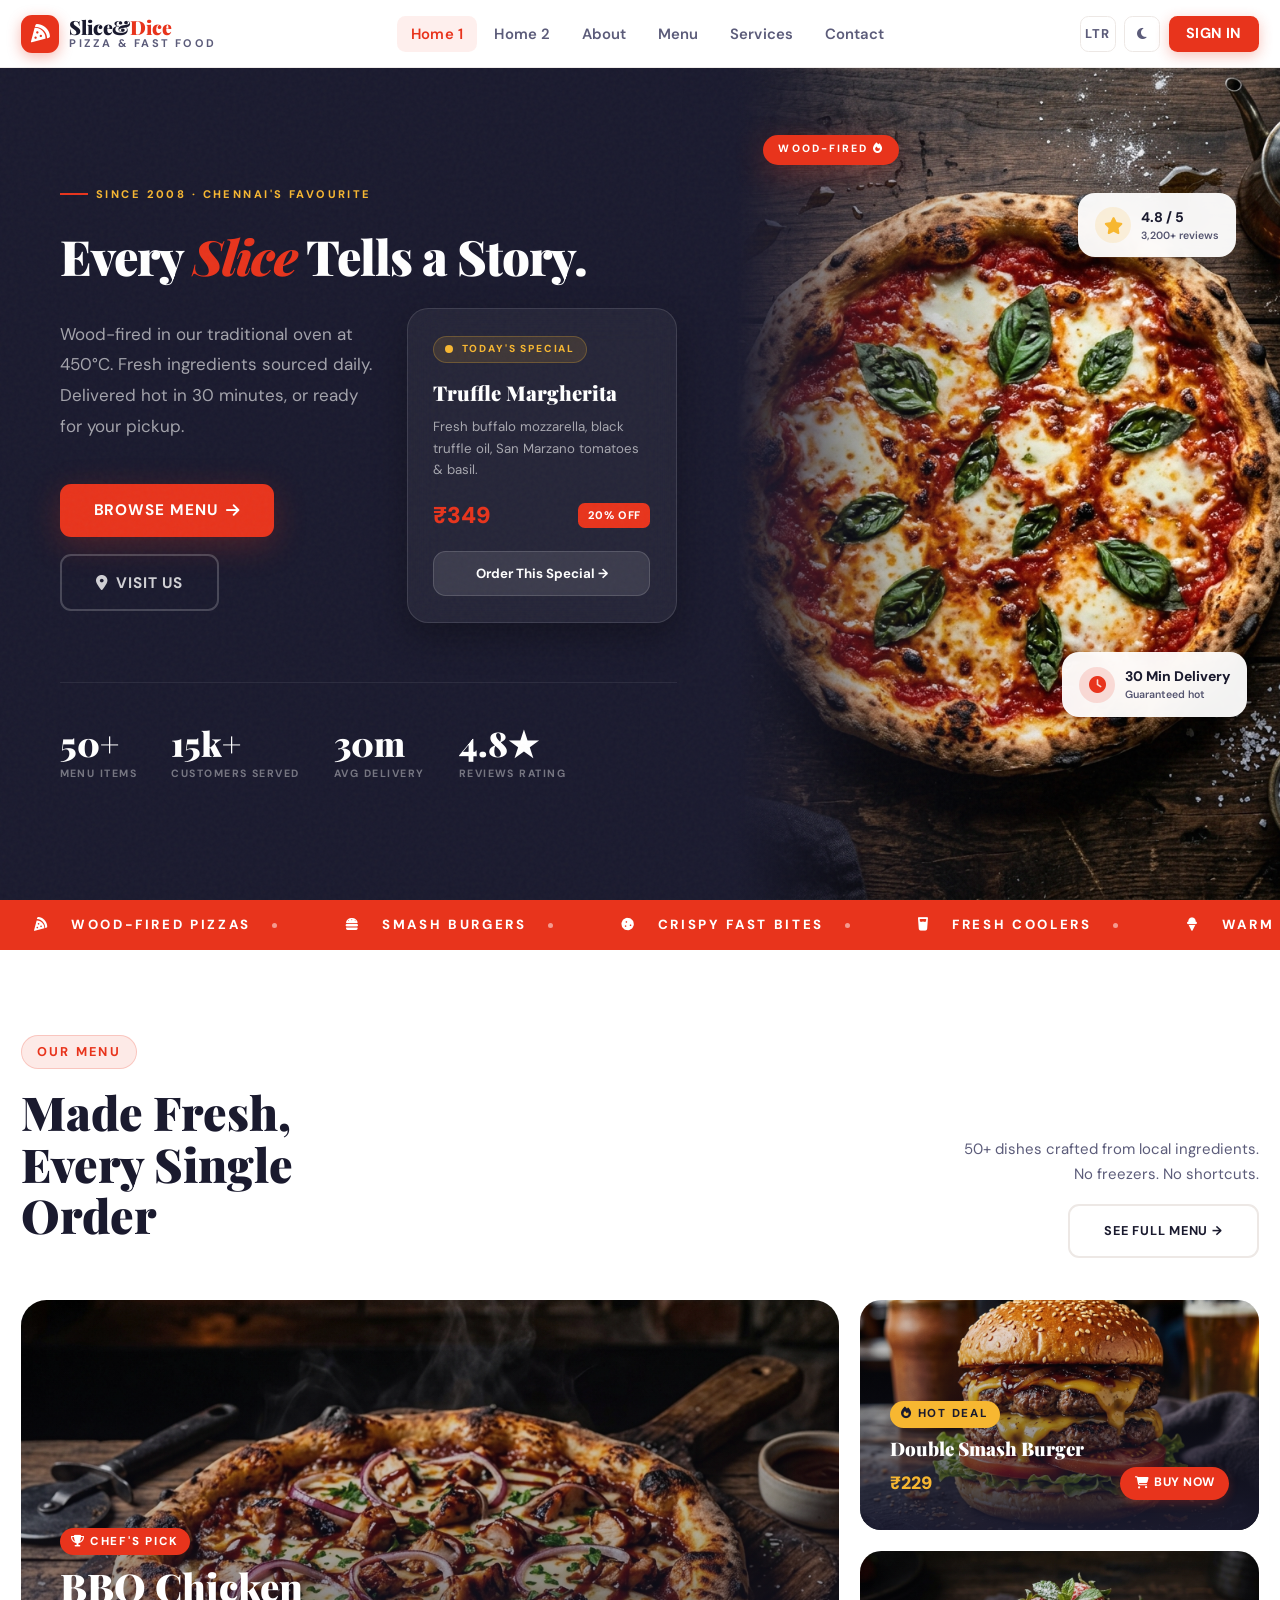
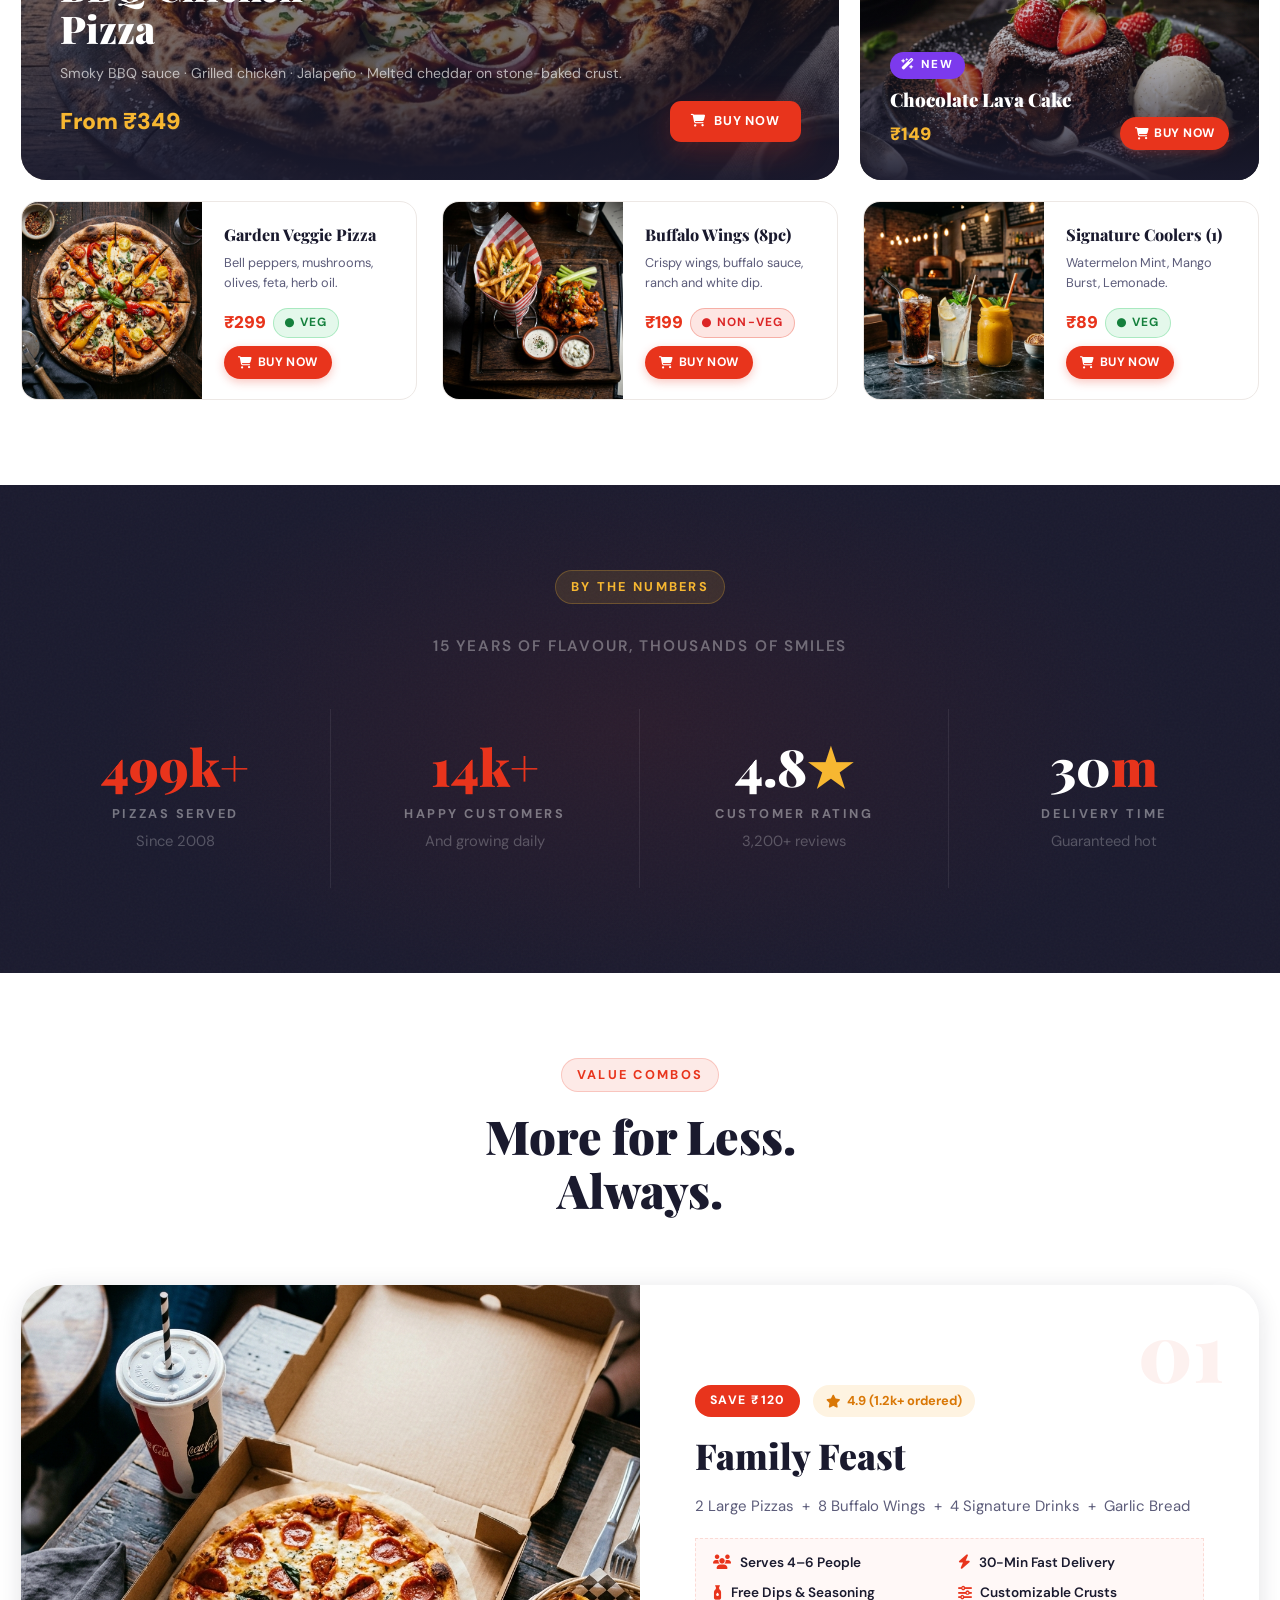
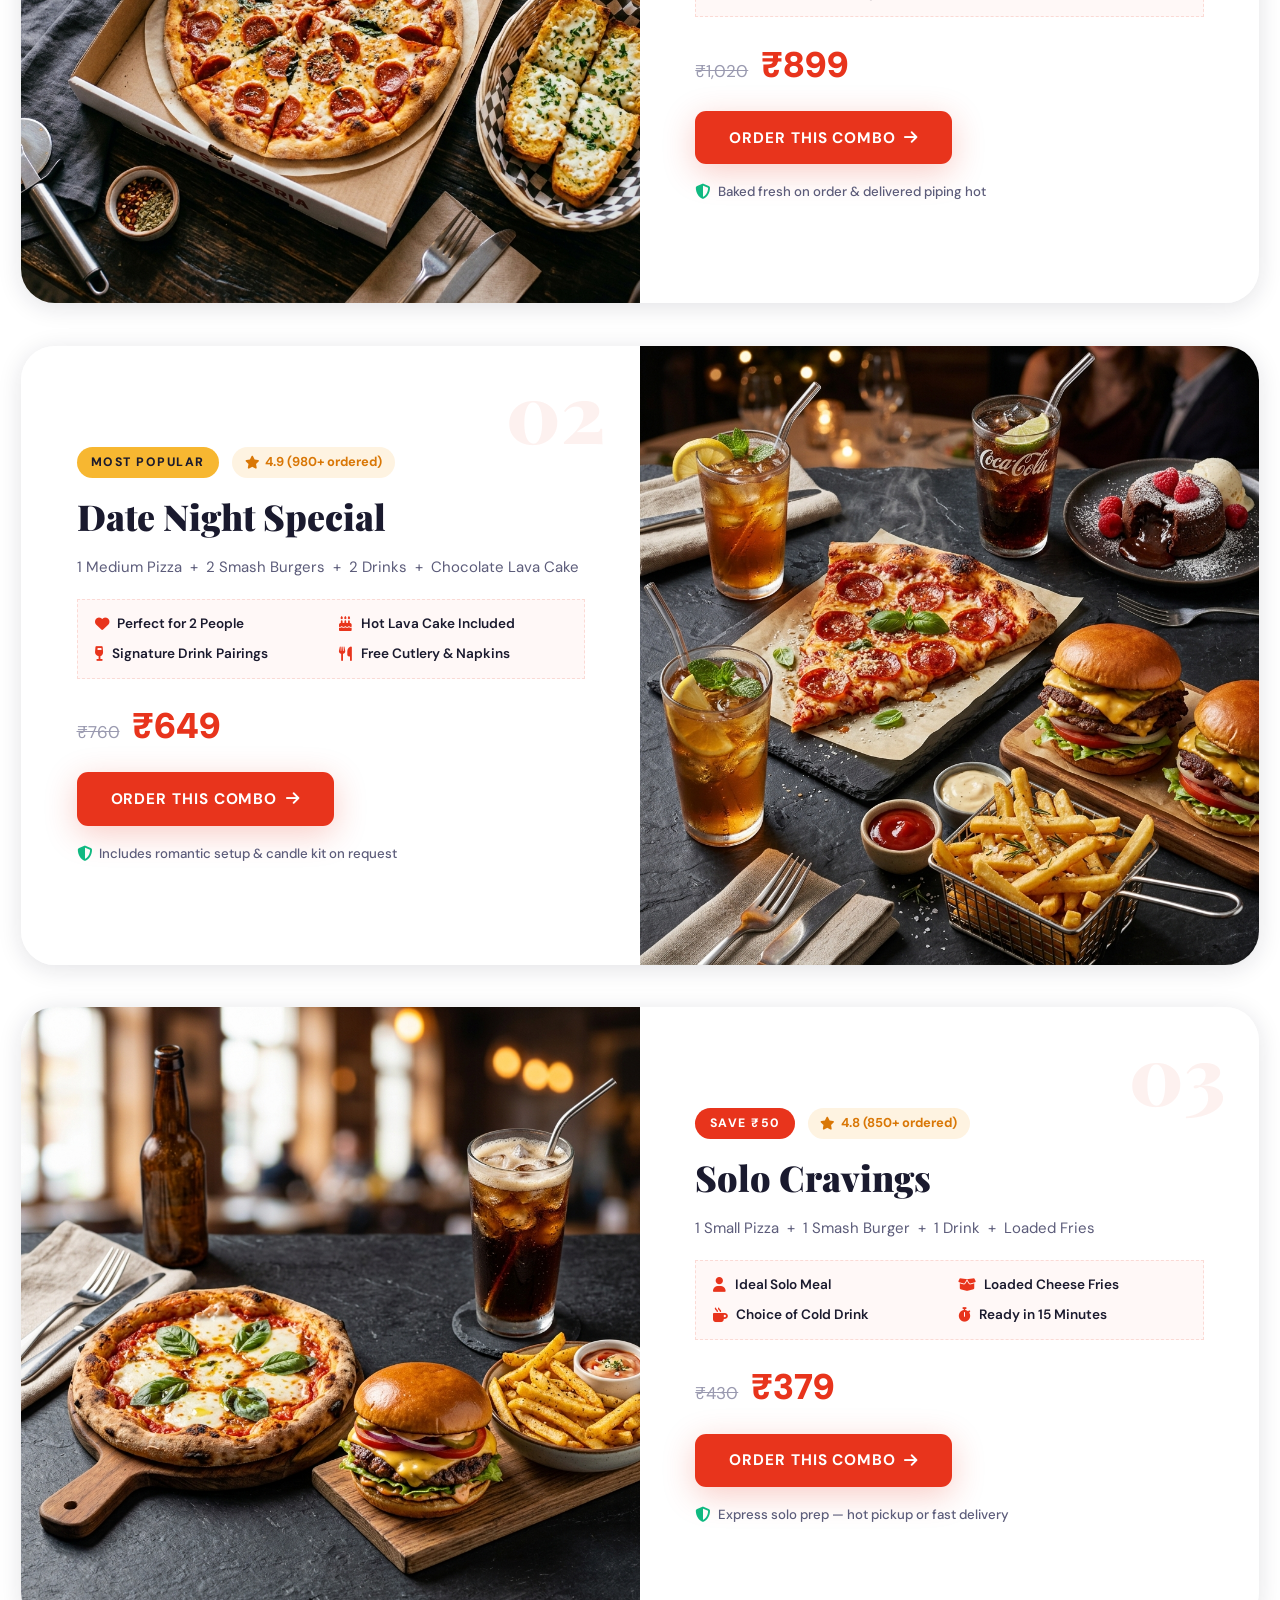
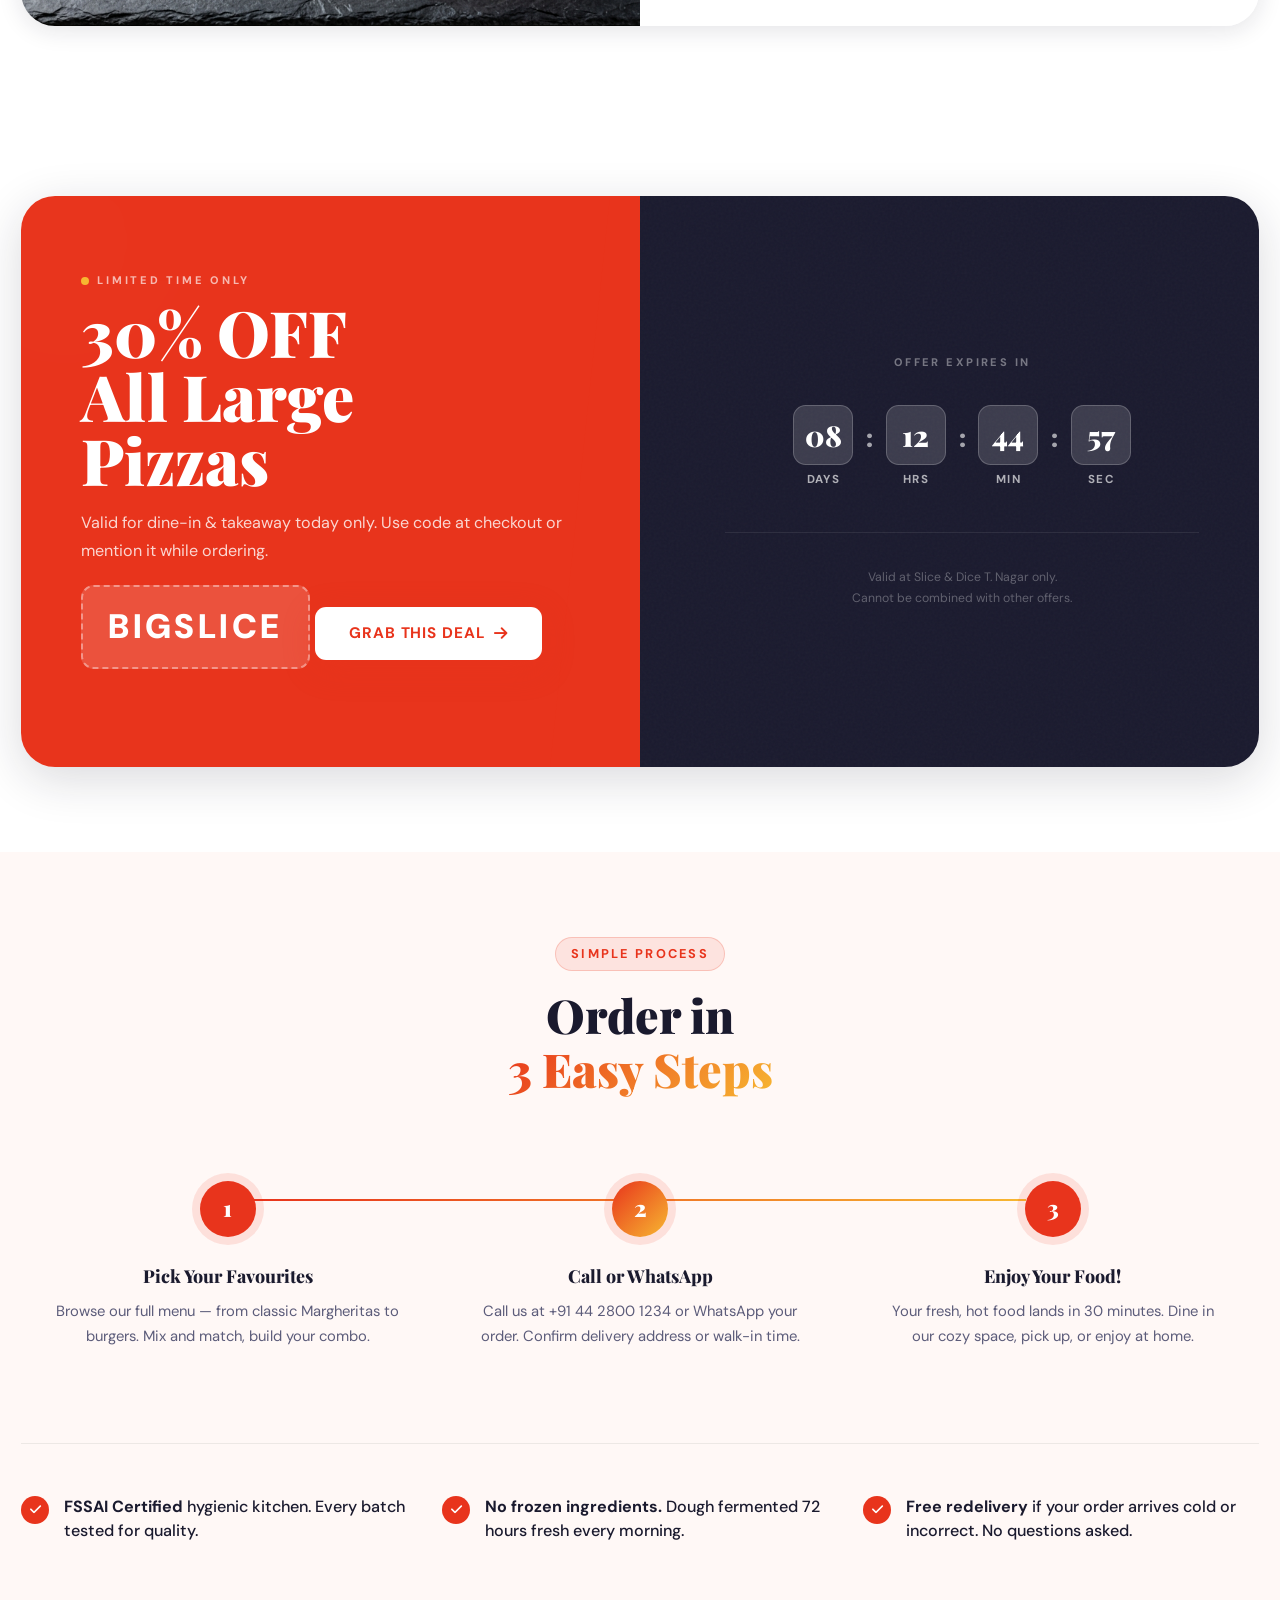
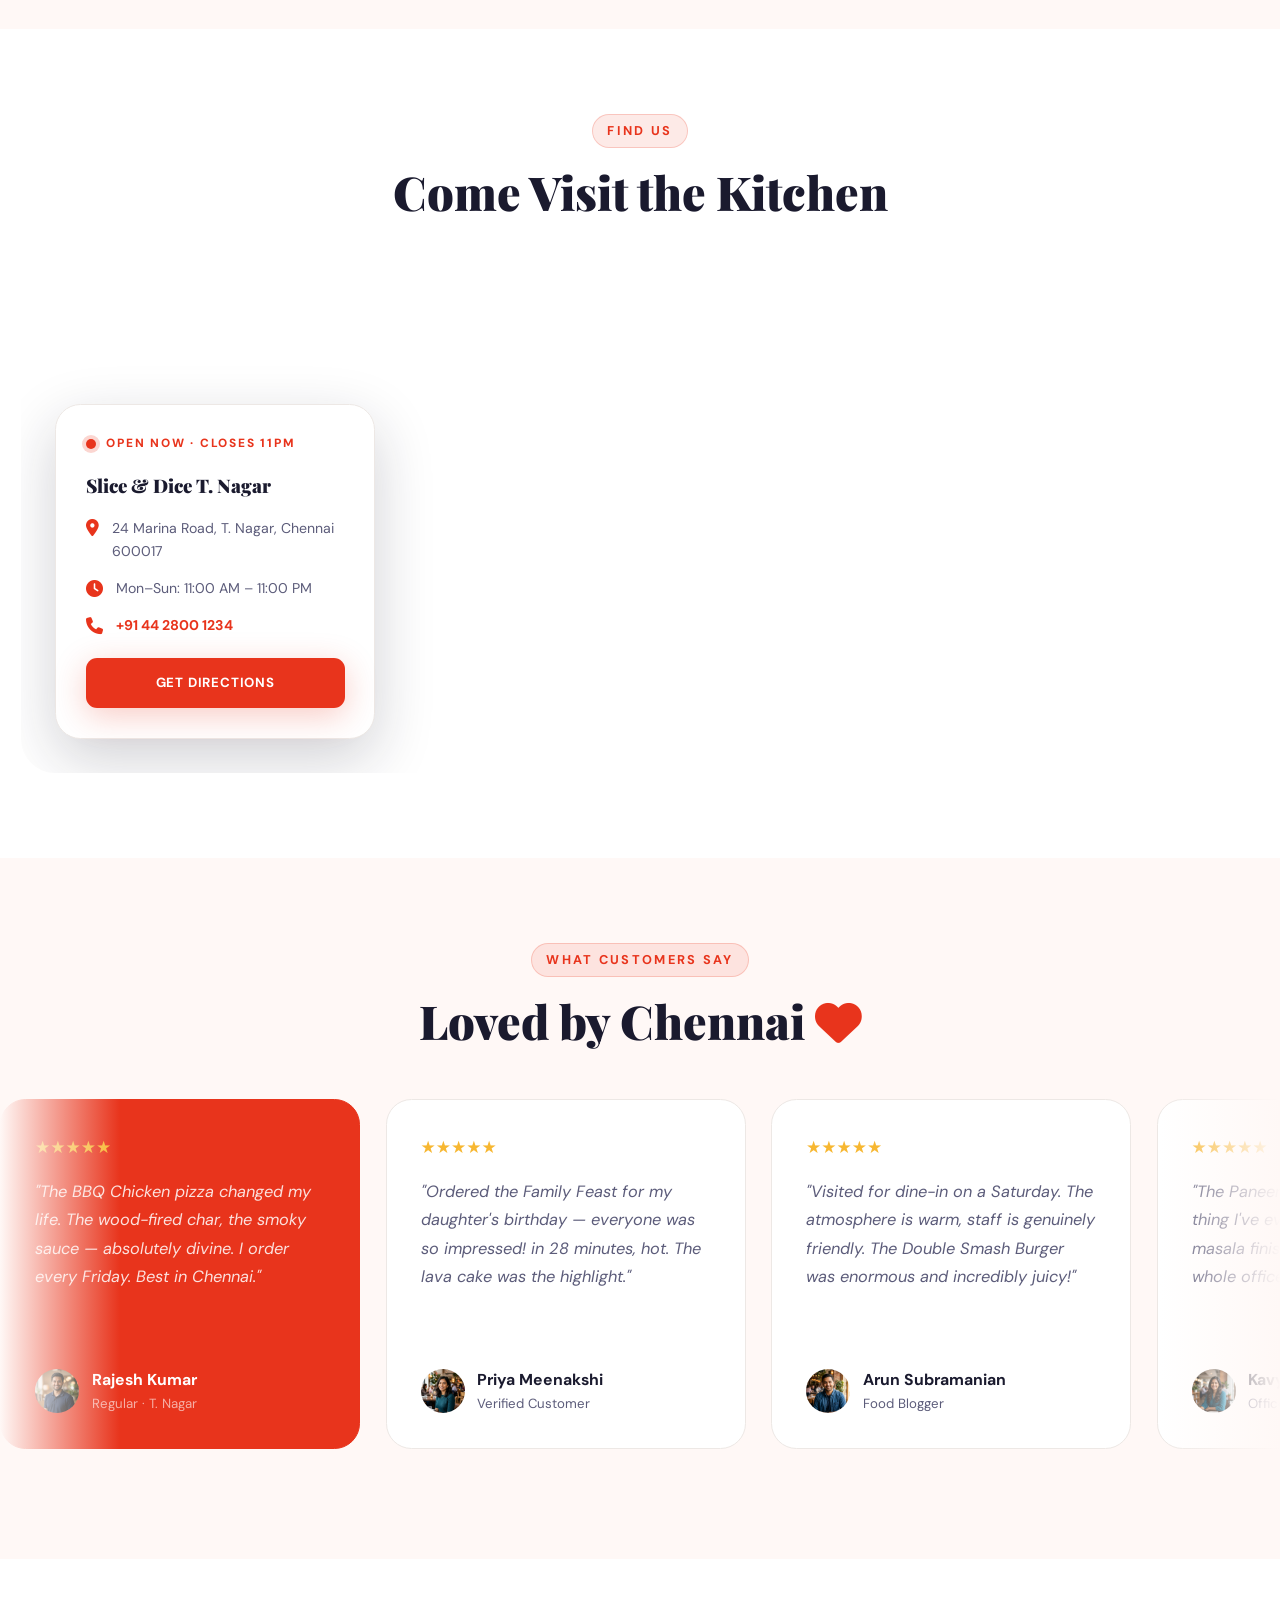
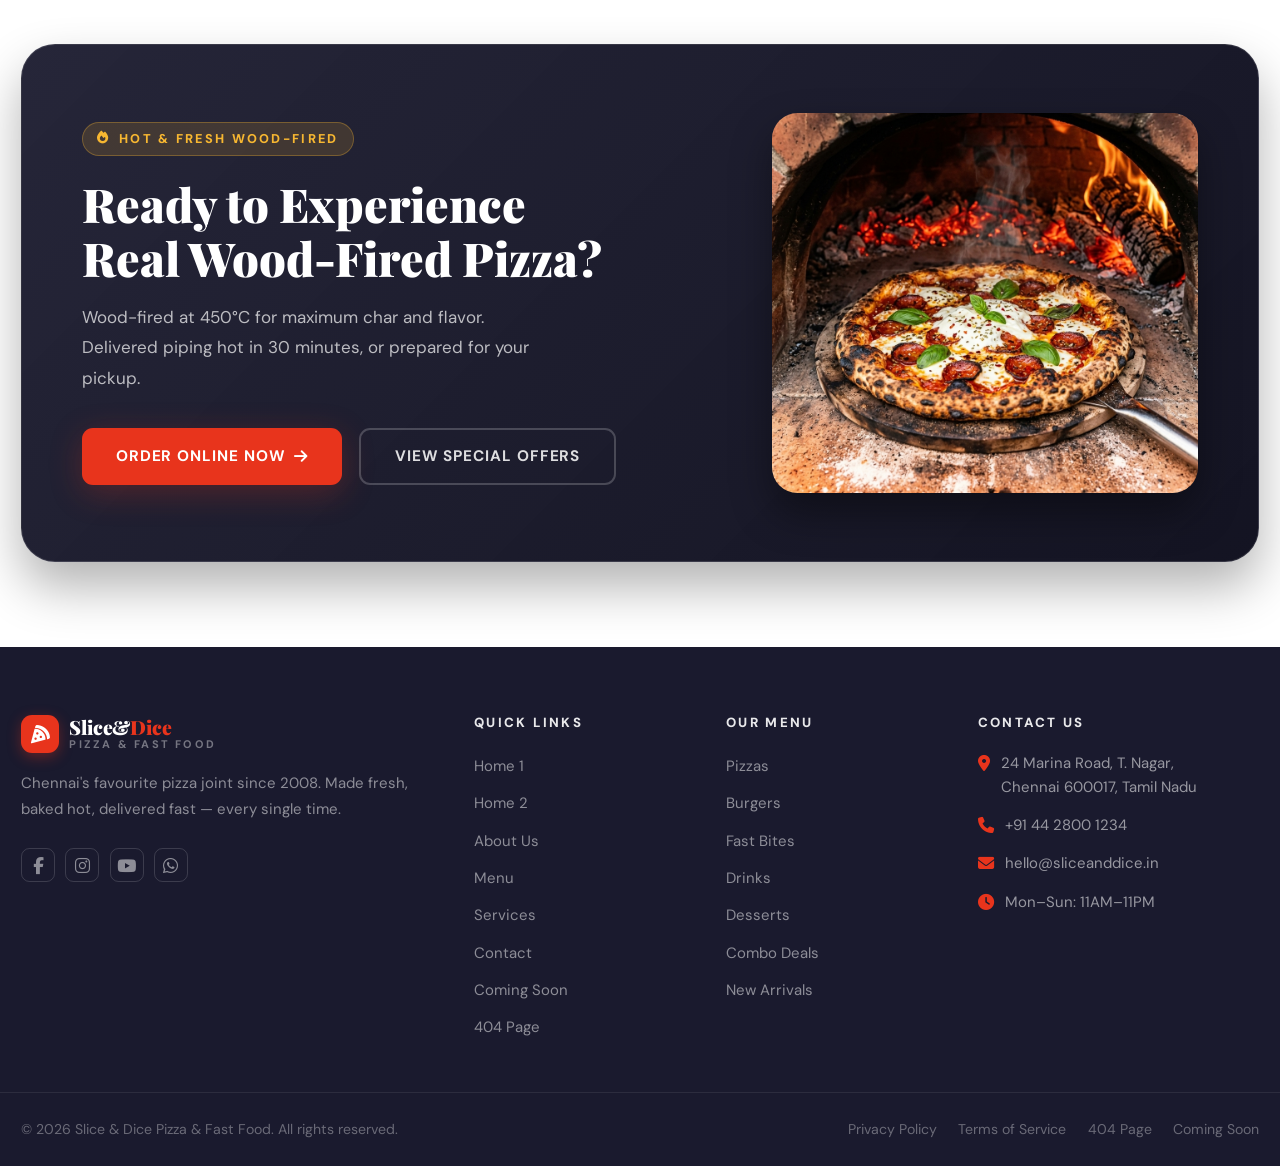
<file: index.html>
<!DOCTYPE html>
<html lang="en" id="root-html">
<head>
  <meta charset="UTF-8">
  <meta name="viewport" content="width=device-width, initial-scale=1.0">
  <meta name="description" content="Slice & Dice — Chennai's favourite local pizza and fast food restaurant. Wood-fired pizzas, juicy burgers, fast delivery. Dine-in, takeaway or delivered.">
  <title>Slice & Dice | Local Pizza & Fast Food — Home</title>
  <link rel="icon" type="image/svg+xml" href="favicon.svg">
  <link rel="stylesheet" href="https://cdnjs.cloudflare.com/ajax/libs/font-awesome/6.5.1/css/all.min.css">
  <link rel="preconnect" href="https://fonts.googleapis.com">
  <link href="https://fonts.googleapis.com/css2?family=Playfair+Display:ital,wght@0,400;0,600;0,700;0,800;0,900;1,700;1,900&family=DM+Sans:wght@300;400;500;600;700;800&display=swap" rel="stylesheet">
  <link rel="stylesheet" href="style.css">
  <style>
    /* ── PAGE-SPECIFIC HERO ── */
    .home1-hero {
      min-height: 100svh;
      display: grid;
      grid-template-columns: 1.15fr 0.85fr;
      position: relative;
      overflow: hidden;
      padding-top: 68px;
    }
    .home1-hero-left {
      background: var(--secondary);
      display: flex; flex-direction: column; justify-content: center;
      padding: 5rem 3.5rem 5rem 3.5rem;
      position: relative; overflow: hidden;
      z-index: 2;
      box-sizing: border-box;
      width: 100%;
    }
    .home1-hero-left::after {
      content: '';
      position: absolute; top: 0; right: -80px; bottom: 0;
      width: 160px;
      background: var(--secondary);
      transform: skewX(-4deg);
      z-index: 3;
    }
    .home1-hero-right {
      position: relative; overflow: hidden;
    }
    .home1-hero-right img {
      width: 100%; height: 100%; object-fit: cover;
      display: block;
    }
    .home1-hero-right-overlay {
      position: absolute; inset: 0;
      background: linear-gradient(to right, var(--secondary) 0%, rgba(26,26,46,0.3) 25%, transparent 60%);
    }
    .home1-hero-tag {
      display: inline-flex; align-items: center; gap: 0.5rem;
      font-size: 0.65rem; font-weight: 800; letter-spacing: 0.22em; text-transform: uppercase;
      color: var(--accent); margin-bottom: 1.5rem;
    }
    .home1-hero-tag::before {
      content: '';
      width: 28px; height: 2px; background: var(--primary); display: block;
    }
    .home1-hero-h1 {
      font-family: 'Playfair Display', serif;
      font-size: clamp(2.2rem, 3.8vw, 3.5rem);
      font-weight: 900; color: #fff; line-height: 1.1;
      letter-spacing: -0.02em;
      white-space: normal;
      word-break: break-word;
      margin-bottom: 1.5rem;
      position: relative; z-index: 4;
    }
    .home1-hero-h1 em { font-style: italic; color: var(--primary); }
    .home1-hero-sub {
      font-size: 1rem; color: rgba(255,255,255,0.6); line-height: 1.8;
      margin-bottom: 2.5rem; max-width: 480px;
      position: relative; z-index: 4;
    }
    .home1-hero-btns {
      display: flex; gap: 1rem; flex-wrap: wrap;
      position: relative; z-index: 4;
    }
    .home1-hero-stats {
      display: flex; gap: 2rem;
      margin-top: 3.5rem; padding-top: 2.5rem;
      border-top: 1px solid rgba(255,255,255,0.08);
      position: relative; z-index: 4;
      width: 100%;
      box-sizing: border-box;
    }
    .hero-stat-num {
      font-family: 'Playfair Display', serif;
      font-size: 2rem; font-weight: 900; color: #fff; display: block; line-height: 1;
    }
    .hero-stat-lbl {
      font-size: 0.62rem; font-weight: 700; letter-spacing: 0.14em;
      text-transform: uppercase; color: rgba(255,255,255,0.4); margin-top: 0.35rem;
    }
    /* Hero split grid & Promo Card */
    .hero-split-grid {
      display: grid;
      grid-template-columns: 1fr 270px;
      gap: 2rem;
      align-items: center;
      position: relative;
      z-index: 4;
      width: 100%;
      box-sizing: border-box;
    }
    @media (max-width: 1200px) {
      .hero-split-grid { grid-template-columns: 1fr; }
    }
    .hero-promo-card {
      background: rgba(255, 255, 255, 0.05);
      border: 1px solid rgba(255, 255, 255, 0.12);
      backdrop-filter: blur(16px);
      -webkit-backdrop-filter: blur(16px);
      border-radius: 1.25rem;
      padding: 1.5rem;
      box-shadow: 0 15px 35px rgba(0, 0, 0, 0.3);
      position: relative;
      z-index: 4;
      transition: transform 0.3s ease, border-color 0.3s ease;
      width: 100%;
      box-sizing: border-box;
    }
    .hero-promo-card:hover {
      transform: translateY(-4px);
      border-color: rgba(232, 52, 28, 0.4);
    }
    .hero-promo-badge {
      display: inline-flex; align-items: center; gap: 0.5rem;
      font-size: 0.6rem; font-weight: 800; letter-spacing: 0.18em; text-transform: uppercase;
      color: var(--accent); background: rgba(247, 183, 49, 0.12); border: 1px solid rgba(247, 183, 49, 0.25);
      padding: 0.25rem 0.65rem; border-radius: 99px; margin-bottom: 0.85rem;
    }
    .hero-promo-title {
      font-family: 'Playfair Display', serif;
      font-size: 1.2rem; font-weight: 900; color: #fff; margin-bottom: 0.4rem;
    }
    .hero-promo-desc {
      font-size: 0.78rem; color: rgba(255, 255, 255, 0.6); line-height: 1.6; margin-bottom: 1rem;
    }
    .hero-promo-price-row {
      display: flex; align-items: center; justify-content: space-between; margin-bottom: 1rem;
    }
    .hero-promo-price {
      font-size: 1.35rem; font-weight: 900; color: var(--primary); font-family: 'DM Sans', sans-serif;
    }
    .hero-promo-tag {
      font-size: 0.65rem; font-weight: 800; color: #fff; background: var(--primary);
      padding: 0.2rem 0.55rem; border-radius: 0.4rem; letter-spacing: 0.05em;
    }
    .hero-promo-btn {
      display: flex; align-items: center; justify-content: center; width: 100%;
      background: rgba(255, 255, 255, 0.1); color: #fff; font-size: 0.78rem; font-weight: 700;
      padding: 0.65rem 1rem; border-radius: 0.75rem; text-decoration: none; border: 1px solid rgba(255, 255, 255, 0.15);
      transition: background 0.2s, border-color 0.2s;
    }
    .hero-promo-btn:hover {
      background: var(--primary); border-color: var(--primary); color: #fff;
    }
    /* Floating chips on hero */
    .hero-chip {
      position: absolute; z-index: 10;
      background: rgba(255,255,255,0.95);
      border-radius: 1rem; padding: 0.75rem 1rem;
      display: flex; align-items: center; gap: 0.6rem;
      box-shadow: 0 10px 30px rgba(0,0,0,0.25);
      backdrop-filter: blur(12px);
      -webkit-backdrop-filter: blur(12px);
      animation: chip-float 4s ease-in-out infinite;
    }
    .hero-chip-title {
      font-weight: 800; font-size: 0.82rem; color: #1A1A2E;
    }
    .hero-chip-sub {
      font-size: 0.62rem; color: #555570; font-weight: 600;
    }
    .dark .hero-chip {
      background: rgba(26,26,46,0.92);
      border: 1px solid rgba(255,255,255,0.15);
    }
    .dark .hero-chip .hero-chip-title {
      color: #FFFFFF !important;
    }
    .dark .hero-chip .hero-chip-sub {
      color: rgba(255,255,255,0.75) !important;
    }
    @keyframes chip-float {
      0%, 100% { transform: translateY(0); }
      50% { transform: translateY(-8px); }
    }

    /* ── SECTION: FAQs ── */
    .faq-numbered .accordion-item {
      border-radius: 0; border: none;
      border-bottom: 1px solid var(--border-lt);
      background: transparent;
    }
    .dark .faq-numbered .accordion-item { border-color: var(--border-dk); }
    .faq-numbered .accordion-btn {
      padding: 1.5rem 0; font-size: 1rem; font-weight: 700;
    }

    /* Lock root overflow-x to prevent any right blank strip on mobile */
    html, body {
      overflow-x: hidden !important;
      max-width: 100vw !important;
    }

    /* Consolidated Responsive Hero Media Queries */
    @media (max-width: 992px) {
      .home1-hero {
        grid-template-columns: 1fr !important;
        min-height: auto !important;
        overflow: hidden !important;
        width: 100% !important;
        max-width: 100vw !important;
      }
      .home1-hero-left {
        padding: 3rem 1.25rem 2.5rem 1.25rem !important;
        width: 100% !important;
        max-width: 100% !important;
        box-sizing: border-box !important;
        overflow: hidden !important;
      }
      .home1-hero-left::after {
        display: none !important;
        content: none !important;
      }
      .home1-hero-h1 {
        font-size: clamp(1.8rem, 6vw, 2.5rem) !important;
        white-space: normal !important;
        word-break: break-word !important;
      }
      .home1-hero-sub { max-width: 100% !important; }
      .hero-split-grid { width: 100% !important; grid-template-columns: 1fr !important; gap: 1.5rem !important; }
      .hero-promo-card { width: 100% !important; box-sizing: border-box !important; }
      .home1-hero-right { height: 280px !important; width: 100% !important; overflow: hidden !important; }
      .home1-hero-stats {
        display: grid !important;
        grid-template-columns: repeat(2, 1fr) !important;
        gap: 1.5rem 1rem !important;
        margin-top: 2.25rem !important;
        padding-top: 1.75rem !important;
        text-align: center !important;
      }
    }
    @media (max-width: 768px) {
      .home1-hero-stats {
        grid-template-columns: 1fr 1fr !important;
        gap: 1.5rem 1rem !important;
        margin-top: 2.25rem !important;
        padding-top: 1.75rem !important;
        text-align: center !important;
      }
      .hero-stat-box {
        align-items: center !important;
      }
      .hero-stat-box::after {
        display: none !important;
      }
      .hero-stat-num {
        font-size: 1.85rem !important;
      }
    }
    @media (max-width: 480px) {
      .home1-hero-left { padding: 2rem 1.25rem 1.75rem 1.25rem !important; }
      .home1-hero-right { height: 220px !important; }
    }
  </style>
</head>
<body>
<div id="main-nav"></div>

<!-- ══════════════════════════════════════════════════════════
     ① HERO — ASYMMETRIC SPLIT (Dark left / Image right)
══════════════════════════════════════════════════════════ -->
<section class="home1-hero" id="hero">
  <div class="noise-overlay" style="z-index:5;"></div>

  <!-- Left column: big text & promo card -->
  <div class="home1-hero-left">
    <div class="home1-hero-tag animate-fade-in">Since 2008 · Chennai's Favourite</div>
    <h1 class="home1-hero-h1 animate-fade-in" style="animation-delay:0.1s;">
      Every <em>Slice</em> Tells a Story.
    </h1>

    <div class="hero-split-grid">
      <div>
        <p class="home1-hero-sub animate-fade-in" style="animation-delay:0.2s;">
          Wood-fired in our traditional oven at 450°C. Fresh ingredients sourced daily. Delivered hot in 30 minutes, or ready for your pickup.
        </p>
        <div class="home1-hero-btns animate-fade-in" style="animation-delay:0.3s;">
          <a href="menu.html" class="btn-primary" id="hero-menu-btn">
            Browse Menu
            <i class="fa-solid fa-arrow-right"></i>
          </a>
          <a href="contact.html" class="btn-secondary" id="hero-location-btn" style="color:rgba(255,255,255,0.8);border-color:rgba(255,255,255,0.2);">
            <i class="fa-solid fa-location-dot"></i>
            Visit Us
          </a>
        </div>
      </div>

      <!-- Right side promo card filling the empty hero space -->
      <div class="hero-promo-card animate-fade-in" style="animation-delay:0.35s;">
        <div class="hero-promo-badge">
          <span class="pulse-dot"></span> Today's Special
        </div>
        <div class="hero-promo-title">Truffle Margherita</div>
        <p class="hero-promo-desc">Fresh buffalo mozzarella, black truffle oil, San Marzano tomatoes &amp; basil.</p>
        <div class="hero-promo-price-row">
          <span class="hero-promo-price">₹349</span>
          <span class="hero-promo-tag">20% OFF</span>
        </div>
        <a href="menu.html" class="hero-promo-btn">
          Order This Special →
        </a>
      </div>
    </div>
    <div class="home1-hero-stats animate-fade-in" style="animation-delay:0.4s;">
      <div class="hero-stat-box">
        <span class="hero-stat-num" data-count="50" data-suffix="+">50+</span>
        <div class="hero-stat-lbl">Menu Items</div>
      </div>
      <div class="hero-stat-box">
        <span class="hero-stat-num" data-count="15" data-suffix="k+">15k+</span>
        <div class="hero-stat-lbl">Customers Served</div>
      </div>
      <div class="hero-stat-box">
        <span class="hero-stat-num">30m</span>
        <div class="hero-stat-lbl">Avg Delivery</div>
      </div>
      <div class="hero-stat-box">
        <span class="hero-stat-num">4.8★</span>
        <div class="hero-stat-lbl">Reviews Rating</div>
      </div>
    </div>
  </div>

  <!-- Right column: food photo -->
  <div class="home1-hero-right">
    <div class="home1-hero-right-overlay"></div>
    <img src="assets/images/hero_pizza.png" alt="Signature wood-fired pizza at Slice & Dice">

    <!-- Floating rating chip -->
    <div class="hero-chip" style="top:15%;right:8%;animation-delay:0s;" id="hero-chip-rating">
      <div style="width:36px;height:36px;background:rgba(247,183,49,0.15);color:var(--accent);border-radius:50%;display:flex;align-items:center;justify-content:center;font-size:1rem;flex-shrink:0;"><i class="fa-solid fa-star"></i></div>
      <div>
        <div class="hero-chip-title">4.8 / 5</div>
        <div class="hero-chip-sub">3,200+ reviews</div>
      </div>
    </div>

    <!-- Floating delivery chip -->
    <div class="hero-chip" style="bottom:22%;right:6%;animation-delay:2s;" id="hero-chip-delivery">
      <div style="width:36px;height:36px;background:rgba(232,52,28,0.15);border-radius:50%;display:flex;align-items:center;justify-content:center;color:var(--primary);font-size:1rem;flex-shrink:0;">
        <i class="fa-solid fa-clock"></i>
      </div>
      <div>
        <div class="hero-chip-title">30 Min Delivery</div>
        <div class="hero-chip-sub">Guaranteed hot</div>
      </div>
    </div>

    <!-- Floating badge -->
    <div style="position:absolute;top:8%;left:5%;z-index:10;background:var(--primary);color:#fff;font-size:0.62rem;font-weight:800;letter-spacing:0.2em;text-transform:uppercase;padding:0.4rem 0.9rem;border-radius:99px;box-shadow:var(--shadow-red);">
      Wood-Fired <i class="fa-solid fa-fire"></i>
    </div>
  </div>
</section>

<!-- ══════════════════════════════════════════════════════════
     ② MARQUEE TICKER BAND
══════════════════════════════════════════════════════════ -->
<div class="marquee-strip" aria-hidden="true">
  <div class="marquee-inner">
    <!-- Duplicate for seamless loop -->
    <div class="marquee-content" id="mq1">
      <span class="marquee-item"><i class="fa-solid fa-pizza-slice"></i> Wood-Fired Pizzas <span class="marquee-dot"></span></span>
      <span class="marquee-item"><i class="fa-solid fa-burger"></i> Smash Burgers <span class="marquee-dot"></span></span>
      <span class="marquee-item"><i class="fa-solid fa-cookie"></i> Crispy Fast Bites <span class="marquee-dot"></span></span>
      <span class="marquee-item"><i class="fa-solid fa-glass-water"></i> Fresh Coolers <span class="marquee-dot"></span></span>
      <span class="marquee-item"><i class="fa-solid fa-ice-cream"></i> Warm Desserts <span class="marquee-dot"></span></span>
      <span class="marquee-item"><i class="fa-solid fa-gift"></i> Combo Deals <span class="marquee-dot"></span></span>
      <span class="marquee-item"><i class="fa-solid fa-truck-fast"></i> 30-Min Delivery <span class="marquee-dot"></span></span>
      <span class="marquee-item"><i class="fa-solid fa-location-dot"></i> T. Nagar, Chennai <span class="marquee-dot"></span></span>
    </div>
    <div class="marquee-content" aria-hidden="true">
      <span class="marquee-item"><i class="fa-solid fa-pizza-slice"></i> Wood-Fired Pizzas <span class="marquee-dot"></span></span>
      <span class="marquee-item"><i class="fa-solid fa-burger"></i> Smash Burgers <span class="marquee-dot"></span></span>
      <span class="marquee-item"><i class="fa-solid fa-cookie"></i> Crispy Fast Bites <span class="marquee-dot"></span></span>
      <span class="marquee-item"><i class="fa-solid fa-glass-water"></i> Fresh Coolers <span class="marquee-dot"></span></span>
      <span class="marquee-item"><i class="fa-solid fa-ice-cream"></i> Warm Desserts <span class="marquee-dot"></span></span>
      <span class="marquee-item"><i class="fa-solid fa-gift"></i> Combo Deals <span class="marquee-dot"></span></span>
      <span class="marquee-item"><i class="fa-solid fa-truck-fast"></i> 30-Min Delivery <span class="marquee-dot"></span></span>
      <span class="marquee-item"><i class="fa-solid fa-location-dot"></i> T. Nagar, Chennai <span class="marquee-dot"></span></span>
    </div>
  </div>
</div>

<!-- ══════════════════════════════════════════════════════════
     ③ FEATURED MENU — BENTO GRID
══════════════════════════════════════════════════════════ -->
<section class="section" id="featured-menu">
  <div class="container">
    <div class="section-header-flex reveal">
      <div>
        <div class="section-label">Our Menu</div>
        <h2 class="section-title" style="max-width:400px;line-height:1.1;">Made Fresh,<br>Every Single Order</h2>
      </div>
      <div class="section-header-flex-right">
        <p style="font-size:0.88rem;color:var(--text-muted);line-height:1.7;margin-bottom:1rem;">50+ dishes crafted from local ingredients. No freezers. No shortcuts.</p>
        <a href="menu.html" class="btn-secondary" style="font-size:0.75rem;">See Full Menu →</a>
      </div>
    </div>

    <div class="bento-grid reveal">
      <!-- FEATURE: BBQ Pizza -->
      <div class="bento-feature">
        <img src="assets/images/menu_pizza_bbq.png" alt="BBQ Chicken Pizza" class="bento-img">
        <div class="bento-overlay"></div>
        <div class="bento-content">
          <span class="bento-tag"><i class="fa-solid fa-trophy"></i> Chef's Pick</span>
          <div class="bento-title">BBQ Chicken<br>Pizza</div>
          <p style="font-size:0.83rem;color:rgba(255,255,255,0.65);margin:0.6rem 0 1rem;line-height:1.6;">Smoky BBQ sauce · Grilled chicken · Jalapeño · Melted cheddar on stone-baked crust.</p>
          <div style="display:flex;align-items:center;justify-content:space-between;">
            <div class="bento-price">From ₹349</div>
            <a href="contact.html" class="btn-primary" style="padding:0.6rem 1.25rem;font-size:0.75rem;" id="bento-order-1"><i class="fa-solid fa-cart-shopping"></i> Buy Now</a>
          </div>
        </div>
      </div>

      <!-- Small: Smash Burger -->
      <div class="bento-sm-top">
        <img src="assets/images/menu_burger.png" alt="Double Smash Burger" class="bento-img">
        <div class="bento-overlay"></div>
        <div class="bento-content">
          <span class="bento-tag" style="background:var(--accent);color:var(--secondary);"><i class="fa-solid fa-fire"></i> Hot Deal</span>
          <div class="bento-title">Double Smash Burger</div>
          <div style="display:flex;align-items:center;justify-content:space-between;margin-top:0.4rem;">
            <div class="bento-price">₹229</div>
            <a href="contact.html" class="food-order-btn-sm" id="bento-order-2"><i class="fa-solid fa-cart-shopping"></i> Buy Now</a>
          </div>
        </div>
      </div>

      <!-- Small: Lava Cake -->
      <div class="bento-sm-bottom">
        <img src="assets/images/menu_dessert.png" alt="Chocolate Lava Cake" class="bento-img">
        <div class="bento-overlay"></div>
        <div class="bento-content">
          <span class="bento-tag" style="background:#7c3aed;"><i class="fa-solid fa-wand-magic-sparkles"></i> New</span>
          <div class="bento-title">Chocolate Lava Cake</div>
          <div style="display:flex;align-items:center;justify-content:space-between;margin-top:0.4rem;">
            <div class="bento-price">₹149</div>
            <a href="contact.html" class="food-order-btn-sm" id="bento-order-3"><i class="fa-solid fa-cart-shopping"></i> Buy Now</a>
          </div>
        </div>
      </div>
    </div>

    <!-- Secondary row: horizontal cards -->
    <div class="grid-3 menu-horiz-grid stagger-container" style="margin-top:1.25rem;">
      <div class="menu-horiz-card stagger-item">
        <img src="assets/images/menu_veggie_pizza.png" alt="Veggie Pizza" class="menu-horiz-img">
        <div class="menu-horiz-body">
          <div>
            <div style="font-family:'Playfair Display',serif;font-size:0.95rem;font-weight:800;margin-bottom:0.3rem;">Garden Veggie Pizza</div>
            <div style="font-size:0.75rem;color:var(--text-muted);line-height:1.6;">Bell peppers, mushrooms, olives, feta, herb oil.</div>
          </div>
          <div class="menu-horiz-footer">
            <div style="display:flex;align-items:center;gap:0.45rem;">
              <span style="font-size:1rem;font-weight:900;color:var(--primary);">₹299</span>
              <span class="food-card-badge badge-veg">● Veg</span>
            </div>
            <a href="contact.html" class="food-order-btn-sm"><i class="fa-solid fa-cart-shopping"></i> Buy Now</a>
          </div>
        </div>
      </div>
      <div class="menu-horiz-card stagger-item">
        <img src="assets/images/menu_fries_wings.png" alt="Buffalo Wings" class="menu-horiz-img">
        <div class="menu-horiz-body">
          <div>
            <div style="font-family:'Playfair Display',serif;font-size:0.95rem;font-weight:800;margin-bottom:0.3rem;">Buffalo Wings (8pc)</div>
            <div style="font-size:0.75rem;color:var(--text-muted);line-height:1.6;">Crispy wings, buffalo sauce, ranch and white dip.</div>
          </div>
          <div class="menu-horiz-footer">
            <div style="display:flex;align-items:center;gap:0.45rem;">
              <span style="font-size:1rem;font-weight:900;color:var(--primary);">₹199</span>
              <span class="food-card-badge badge-nonveg">● Non-Veg</span>
            </div>
            <a href="contact.html" class="food-order-btn-sm"><i class="fa-solid fa-cart-shopping"></i> Buy Now</a>
          </div>
        </div>
      </div>
      <div class="menu-horiz-card stagger-item">
        <img src="assets/images/menu_drinks.png" alt="Signature Coolers" class="menu-horiz-img">
        <div class="menu-horiz-body">
          <div>
            <div style="font-family:'Playfair Display',serif;font-size:0.95rem;font-weight:800;margin-bottom:0.3rem;">Signature Coolers (1)</div>
            <div style="font-size:0.75rem;color:var(--text-muted);line-height:1.6;">Watermelon Mint, Mango Burst, Lemonade.</div>
          </div>
          <div class="menu-horiz-footer">
            <div style="display:flex;align-items:center;gap:0.45rem;">
              <span style="font-size:1rem;font-weight:900;color:var(--primary);">₹89</span>
              <span class="food-card-badge badge-veg">● Veg</span>
            </div>
            <a href="contact.html" class="food-order-btn-sm"><i class="fa-solid fa-cart-shopping"></i> Buy Now</a>
          </div>
        </div>
      </div>
    </div>
  </div>
</section>

<!-- ══════════════════════════════════════════════════════════
     ④ STATS BAR — Full dark, massive numbers
══════════════════════════════════════════════════════════ -->
<div class="stats-bar" id="stats">
  <div class="noise-overlay"></div>
  <div class="container" style="position:relative;z-index:1;">
    <div style="text-align:center;margin-bottom:3rem;">
      <div class="section-label" style="color:var(--accent);background:rgba(247,183,49,0.12);border-color:rgba(247,183,49,0.25);">By the Numbers</div>
      <p style="font-size:0.9rem;color:rgba(255,255,255,0.35);margin-top:0.75rem;letter-spacing:0.12em;text-transform:uppercase;font-weight:600;">15 years of flavour, thousands of smiles</p>
    </div>
    <div class="stats-grid">
      <div class="stats-item">
        <span class="big-num"><span data-count="500" data-suffix="k+">500k+</span></span>
        <div class="stat-bar-label">Pizzas Served</div>
        <div class="stat-bar-desc">Since 2008</div>
      </div>
      <div class="stats-item">
        <span class="big-num"><span data-count="15" data-suffix="k+">15k+</span></span>
        <div class="stat-bar-label">Happy Customers</div>
        <div class="stat-bar-desc">And growing daily</div>
      </div>
      <div class="stats-item">
        <span class="big-num">4.8<span style="color:var(--accent);">★</span></span>
        <div class="stat-bar-label">Customer Rating</div>
        <div class="stat-bar-desc">3,200+ reviews</div>
      </div>
      <div class="stats-item">
        <span class="big-num">30<span style="color:var(--primary);">m</span></span>
        <div class="stat-bar-label">Delivery Time</div>
        <div class="stat-bar-desc">Guaranteed hot</div>
      </div>
    </div>
  </div>
</div>

<!-- ══════════════════════════════════════════════════════════
     ⑤ COMBO DEALS — ZIGZAG EDITORIAL LAYOUT
══════════════════════════════════════════════════════════ -->
<section class="section" id="combo-deals" style="padding-top:0;padding-bottom:0;">
  <div style="margin-bottom:4rem;padding-top:5rem;" class="container">
    <div class="text-center reveal">
      <div class="section-label mx-auto">Value Combos</div>
      <h2 class="section-title">More for Less.<br>Always.</h2>
    </div>
  </div>

  <div class="container" style="display:flex;flex-direction:column;gap:2.5rem;padding-bottom:5rem;">
    <!-- Zigzag combo 1 -->
    <div class="zigzag-row reveal">
      <div class="zigzag-img-side">
        <img src="assets/images/combo_deal.png" alt="Family Feast combo">
      </div>
      <div class="zigzag-text-side">
        <span class="zigzag-number">01</span>
        <div class="zigzag-header-meta">
          <div class="zigzag-save-badge">Save ₹120</div>
          <div class="zigzag-rating-pill"><i class="fa-solid fa-star"></i> 4.9 (1.2k+ ordered)</div>
        </div>
        <h3 class="zigzag-title">Family Feast</h3>
        <p class="zigzag-includes">2 Large Pizzas &nbsp;+&nbsp; 8 Buffalo Wings &nbsp;+&nbsp; 4 Signature Drinks &nbsp;+&nbsp; Garlic Bread</p>
        
        <div class="zigzag-perks-grid">
          <div class="zigzag-perk-item"><i class="fa-solid fa-users"></i> Serves 4–6 People</div>
          <div class="zigzag-perk-item"><i class="fa-solid fa-bolt"></i> 30-Min Fast Delivery</div>
          <div class="zigzag-perk-item"><i class="fa-solid fa-bottle-droplet"></i> Free Dips &amp; Seasoning</div>
          <div class="zigzag-perk-item"><i class="fa-solid fa-sliders"></i> Customizable Crusts</div>
        </div>

        <div class="zigzag-pricing">
          <span class="zigzag-orig">₹1,020</span>
          <span class="zigzag-price">₹899</span>
        </div>
        
        <div class="zigzag-cta-row">
          <a href="contact.html" class="btn-primary" id="combo-family-order">Order This Combo <i class="fa-solid fa-arrow-right"></i></a>
        </div>
        <div class="zigzag-guarantee"><i class="fa-solid fa-shield-halved"></i> Baked fresh on order &amp; delivered piping hot</div>
      </div>
    </div>

    <!-- Zigzag combo 2 (reversed) -->
    <div class="zigzag-row reverse reveal">
      <div class="zigzag-img-side">
        <img src="assets/images/combo_datenight.png" alt="Date Night combo">
      </div>
      <div class="zigzag-text-side">
        <span class="zigzag-number">02</span>
        <div class="zigzag-header-meta">
          <div class="zigzag-save-badge" style="background:var(--accent);color:var(--secondary);">Most Popular</div>
          <div class="zigzag-rating-pill"><i class="fa-solid fa-star"></i> 4.9 (980+ ordered)</div>
        </div>
        <h3 class="zigzag-title">Date Night Special</h3>
        <p class="zigzag-includes">1 Medium Pizza &nbsp;+&nbsp; 2 Smash Burgers &nbsp;+&nbsp; 2 Drinks &nbsp;+&nbsp; Chocolate Lava Cake</p>

        <div class="zigzag-perks-grid">
          <div class="zigzag-perk-item"><i class="fa-solid fa-heart"></i> Perfect for 2 People</div>
          <div class="zigzag-perk-item"><i class="fa-solid fa-cake-candles"></i> Hot Lava Cake Included</div>
          <div class="zigzag-perk-item"><i class="fa-solid fa-wine-glass"></i> Signature Drink Pairings</div>
          <div class="zigzag-perk-item"><i class="fa-solid fa-utensils"></i> Free Cutlery &amp; Napkins</div>
        </div>

        <div class="zigzag-pricing">
          <span class="zigzag-orig">₹760</span>
          <span class="zigzag-price">₹649</span>
        </div>

        <div class="zigzag-cta-row">
          <a href="contact.html" class="btn-primary" id="combo-date-order">Order This Combo <i class="fa-solid fa-arrow-right"></i></a>
        </div>
        <div class="zigzag-guarantee"><i class="fa-solid fa-shield-halved"></i> Includes romantic setup &amp; candle kit on request</div>
      </div>
    </div>

    <!-- Zigzag combo 3 -->
    <div class="zigzag-row reveal">
      <div class="zigzag-img-side">
        <img src="assets/images/combo_solocravings.png" alt="Solo Cravings combo">
      </div>
      <div class="zigzag-text-side">
        <span class="zigzag-number">03</span>
        <div class="zigzag-header-meta">
          <div class="zigzag-save-badge">Save ₹50</div>
          <div class="zigzag-rating-pill"><i class="fa-solid fa-star"></i> 4.8 (850+ ordered)</div>
        </div>
        <h3 class="zigzag-title">Solo Cravings</h3>
        <p class="zigzag-includes">1 Small Pizza &nbsp;+&nbsp; 1 Smash Burger &nbsp;+&nbsp; 1 Drink &nbsp;+&nbsp; Loaded Fries</p>

        <div class="zigzag-perks-grid">
          <div class="zigzag-perk-item"><i class="fa-solid fa-user"></i> Ideal Solo Meal</div>
          <div class="zigzag-perk-item"><i class="fa-solid fa-box-open"></i> Loaded Cheese Fries</div>
          <div class="zigzag-perk-item"><i class="fa-solid fa-mug-hot"></i> Choice of Cold Drink</div>
          <div class="zigzag-perk-item"><i class="fa-solid fa-stopwatch"></i> Ready in 15 Minutes</div>
        </div>

        <div class="zigzag-pricing">
          <span class="zigzag-orig">₹430</span>
          <span class="zigzag-price">₹379</span>
        </div>

        <div class="zigzag-cta-row">
          <a href="contact.html" class="btn-primary" id="combo-solo-order">Order This Combo <i class="fa-solid fa-arrow-right"></i></a>
        </div>
        <div class="zigzag-guarantee"><i class="fa-solid fa-shield-halved"></i> Express solo prep — hot pickup or fast delivery</div>
      </div>
    </div>
  </div>
</section>

<section id="limited-offer" class="section reveal">
  <div class="container">
    <div class="bold-split">
      <!-- Left: offer text -->
      <div class="bold-split-left">
        <div class="bg-orb" style="width:250px;height:250px;background:rgba(255,255,255,0.08);top:-80px;left:-80px;filter:blur(60px);position:absolute;"></div>
        <div style="position:relative;z-index:2;">
          <div style="font-size:0.65rem;font-weight:800;letter-spacing:0.25em;text-transform:uppercase;color:rgba(255,255,255,0.65);margin-bottom:0.6rem;display:flex;align-items:center;gap:0.5rem;">
            <span class="pulse-dot"></span> Limited Time Only
          </div>
          <div class="offer-headline">30% OFF<br>All Large<br>Pizzas</div>
          <p class="offer-sub">Valid for dine-in &amp; takeaway today only. Use code at checkout or mention it while ordering.</p>
          <div class="bold-split-code" id="offer-code-display">BIGSLICE</div>
          <a href="menu.html" class="btn-primary" style="background:#fff;color:var(--primary);position:relative;z-index:2;" id="offer-cta-btn">
            Grab This Deal
            <i class="fa-solid fa-arrow-right"></i>
          </a>
        </div>
      </div>

      <!-- Right: countdown -->
      <div class="bold-split-right">
        <div class="noise-overlay"></div>
        <div style="position:relative;z-index:2;text-align:center;">
          <div style="font-size:0.65rem;font-weight:800;letter-spacing:0.22em;text-transform:uppercase;color:rgba(255,255,255,0.4);margin-bottom:2rem;">Offer Expires In</div>
          <div class="countdown-grid" id="offer-countdown" style="justify-content:center;">
            <div class="countdown-block"><div class="countdown-num" data-days>08</div><div class="countdown-label">Days</div></div>
            <div class="countdown-sep">:</div>
            <div class="countdown-block"><div class="countdown-num" data-hours>12</div><div class="countdown-label">Hrs</div></div>
            <div class="countdown-sep">:</div>
            <div class="countdown-block"><div class="countdown-num" data-mins>45</div><div class="countdown-label">Min</div></div>
            <div class="countdown-sep">:</div>
            <div class="countdown-block"><div class="countdown-num" data-secs>00</div><div class="countdown-label">Sec</div></div>
          </div>
          <div style="margin-top:2.5rem;padding-top:2rem;border-top:1px solid rgba(255,255,255,0.08);">
            <div style="font-size:0.72rem;color:rgba(255,255,255,0.3);line-height:1.7;">
              Valid at Slice &amp; Dice T. Nagar only.<br>Cannot be combined with other offers.
            </div>
          </div>
        </div>
      </div>
    </div>
  </div>
</section>

<!-- ══════════════════════════════════════════════════════════
     ⑦ HOW TO ORDER — NUMBERED STEP FLOW
══════════════════════════════════════════════════════════ -->
<section class="section" style="background:var(--bg-alt);" id="ordering">
  <div class="container">
    <div class="text-center mb-4 reveal">
      <div class="section-label mx-auto">Simple Process</div>
      <h2 class="section-title">Order in<br><span class="gradient-text">3 Easy Steps</span></h2>
    </div>
    <div class="steps-flow" style="margin-top:3rem;">
      <div class="step-item reveal">
        <div style="position:relative;width:fit-content;margin:0 auto 1.5rem;">
          <div class="step-num-wrap" id="step-1-num">1</div>
        </div>
        <div class="step-title">Pick Your Favourites</div>
        <p class="step-desc">Browse our full menu — from classic Margheritas to burgers. Mix and match, build your combo.</p>
      </div>
      <div class="step-item reveal">
        <div style="position:relative;width:fit-content;margin:0 auto 1.5rem;">
          <div class="step-num-wrap" id="step-2-num" style="background:linear-gradient(135deg,var(--primary),var(--accent));">2</div>
        </div>
        <div class="step-title">Call or WhatsApp</div>
        <p class="step-desc">Call us at +91 44 2800 1234 or WhatsApp your order. Confirm delivery address or walk-in time.</p>
      </div>
      <div class="step-item reveal">
        <div style="position:relative;width:fit-content;margin:0 auto 1.5rem;">
          <div class="step-num-wrap" id="step-3-num">3</div>
        </div>
        <div class="step-title">Enjoy Your Food!</div>
        <p class="step-desc">Your fresh, hot food lands in 30 minutes. Dine in our cozy space, pick up, or enjoy at home.</p>
      </div>
    </div>

    <!-- USP strip below steps -->
    <div class="grid-3 usp-strip stagger-container" style="margin-top:3.5rem;padding-top:3rem;border-top:1px solid var(--border-lt);">
      <div class="check-item stagger-item">
        <div class="check-icon" style="width:28px;height:28px;flex-shrink:0;">
          <i class="fa-solid fa-check"></i>
        </div>
        <div class="check-text"><strong>FSSAI Certified</strong> hygienic kitchen. Every batch tested for quality.</div>
      </div>
      <div class="check-item stagger-item">
        <div class="check-icon" style="width:28px;height:28px;flex-shrink:0;">
          <i class="fa-solid fa-check"></i>
        </div>
        <div class="check-text"><strong>No frozen ingredients.</strong> Dough fermented 72 hours fresh every morning.</div>
      </div>
      <div class="check-item stagger-item">
        <div class="check-icon" style="width:28px;height:28px;flex-shrink:0;">
          <i class="fa-solid fa-check"></i>
        </div>
        <div class="check-text"><strong>Free redelivery</strong> if your order arrives cold or incorrect. No questions asked.</div>
      </div>
    </div>
  </div>
</section>

<!-- ══════════════════════════════════════════════════════════
     ⑧ LOCATION — FULL MAP with floating glass card
══════════════════════════════════════════════════════════ -->
<section class="section" id="location">
  <div class="container">
    <div class="text-center mb-4 reveal">
      <div class="section-label mx-auto">Find Us</div>
      <h2 class="section-title">Come Visit the Kitchen</h2>
    </div>
    <div class="map-full-wrap reveal">
      <iframe
        src="https://www.google.com/maps/embed?pb=!1m18!1m12!1m3!1d3887.0453124800577!2d80.23287!3d13.04038!2m3!1f0!2f0!3f0!3m2!1i1024!2i768!4f13.1!3m3!1m2!1s0x3a5267133b1c77a3%3A0x6b2f9da8d95d6df8!2sT.%20Nagar%2C%20Chennai%2C%20Tamil%20Nadu!5e0!3m2!1sen!2sin!4v1680000000000!5m2!1sen!2sin"
        title="Slice & Dice Restaurant Location"
        loading="lazy" allowfullscreen referrerpolicy="no-referrer-when-downgrade">
      </iframe>

      <!-- Floating info card -->
      <div class="map-float-card">
        <div style="display:flex;align-items:center;gap:0.6rem;margin-bottom:1.25rem;">
          <div style="width:10px;height:10px;border-radius:50%;background:var(--primary);box-shadow:0 0 0 4px rgba(232,52,28,0.2);"></div>
          <span style="font-size:0.7rem;font-weight:800;text-transform:uppercase;letter-spacing:0.15em;color:var(--primary);">Open Now · Closes 11PM</span>
        </div>
        <h3 style="font-family:'Playfair Display',serif;font-size:1.1rem;font-weight:900;margin-bottom:1.25rem;">Slice &amp; Dice T. Nagar</h3>
        <div style="display:flex;flex-direction:column;gap:0.85rem;">
          <div style="display:flex;align-items:flex-start;gap:0.75rem;">
            <i class="fa-solid fa-location-dot" style="color:var(--primary);margin-top:2px;flex-shrink:0;"></i>
            <span style="font-size:0.83rem;color:var(--text-muted);line-height:1.6;">24 Marina Road, T. Nagar, Chennai 600017</span>
          </div>
          <div style="display:flex;align-items:center;gap:0.75rem;">
            <i class="fa-solid fa-clock" style="color:var(--primary);flex-shrink:0;"></i>
            <span style="font-size:0.83rem;color:var(--text-muted);">Mon–Sun: 11:00 AM – 11:00 PM</span>
          </div>
          <div style="display:flex;align-items:center;gap:0.75rem;">
            <i class="fa-solid fa-phone" style="color:var(--primary);flex-shrink:0;"></i>
            <a href="tel:+914428001234" style="font-size:0.83rem;font-weight:700;color:var(--primary);">+91 44 2800 1234</a>
          </div>
        </div>
        <a href="contact.html" class="btn-primary" style="width:100%;justify-content:center;margin-top:1.25rem;font-size:0.78rem;" id="map-directions-btn">Get Directions</a>
      </div>
    </div>
  </div>
</section>

<!-- ══════════════════════════════════════════════════════════
     ⑨ TESTIMONIALS — CONTINUOUS RUNNING REVIEW TICKER
══════════════════════════════════════════════════════════ -->
<section class="section" style="background:var(--bg-alt);overflow:hidden;" id="reviews">
  <div class="container mb-4">
    <div class="text-center reveal">
      <div class="section-label mx-auto">What Customers Say</div>
      <h2 class="section-title">Loved by Chennai <i class="fa-solid fa-heart" style="color:var(--primary);"></i></h2>
    </div>
  </div>

  <div class="running-reviews-wrap">
    <div class="running-reviews-track">
      <!-- Batch 1 -->
      <div class="h-scroll-card featured-review">
        <div class="stars">★★★★★</div>
        <p class="testimonial-text">"The BBQ Chicken pizza changed my life. The wood-fired char, the smoky sauce — absolutely divine. I order every Friday. Best in Chennai."</p>
        <div class="testimonial-author" style="margin-top:auto;padding-top:1.5rem;">
          <img src="assets/images/avatar_rajesh.png" alt="Rajesh Kumar" class="testimonial-avatar-img">
          <div>
            <div class="testimonial-name">Rajesh Kumar</div>
            <div class="testimonial-role">Regular · T. Nagar</div>
          </div>
        </div>
      </div>

      <div class="h-scroll-card">
        <div class="stars">★★★★★</div>
        <p class="testimonial-text">"Ordered the Family Feast for my daughter's birthday — everyone was so impressed! in 28 minutes, hot. The lava cake was the highlight."</p>
        <div class="testimonial-author" style="margin-top:auto;padding-top:1.5rem;">
          <img src="assets/images/avatar_priya.png" alt="Priya Meenakshi" class="testimonial-avatar-img">
          <div>
            <div class="testimonial-name">Priya Meenakshi</div>
            <div class="testimonial-role">Verified Customer</div>
          </div>
        </div>
      </div>

      <div class="h-scroll-card">
        <div class="stars">★★★★★</div>
        <p class="testimonial-text">"Visited for dine-in on a Saturday. The atmosphere is warm, staff is genuinely friendly. The Double Smash Burger was enormous and incredibly juicy!"</p>
        <div class="testimonial-author" style="margin-top:auto;padding-top:1.5rem;">
          <img src="assets/images/avatar_arun.png" alt="Arun Subramanian" class="testimonial-avatar-img">
          <div>
            <div class="testimonial-name">Arun Subramanian</div>
            <div class="testimonial-role">Food Blogger</div>
          </div>
        </div>
      </div>

      <div class="h-scroll-card">
        <div class="stars">★★★★★</div>
        <p class="testimonial-text">"The Paneer Tikka pizza is the best thing I've ever eaten. The chaat masala finish is absolutely brilliant. My whole office orders from here weekly!"</p>
        <div class="testimonial-author" style="margin-top:auto;padding-top:1.5rem;">
          <img src="assets/images/avatar_kavya.png" alt="Kavya Venkataraman" class="testimonial-avatar-img">
          <div>
            <div class="testimonial-name">Kavya Venkataraman</div>
            <div class="testimonial-role">Office Regular · Nungambakkam</div>
          </div>
        </div>
      </div>

      <div class="h-scroll-card">
        <div class="stars">★★★★☆</div>
        <p class="testimonial-text">"The buffalo wings are outstanding — crispy, saucy, spicy, massive portions. Comes with a white ranch dip. the staff remembered our usual order!"</p>
        <div class="testimonial-author" style="margin-top:auto;padding-top:1.5rem;">
          <img src="assets/images/avatar_mohan.png" alt="Mohan Rajan" class="testimonial-avatar-img">
          <div>
            <div class="testimonial-name">Mohan Rajan</div>
            <div class="testimonial-role">Sports Fan · Vadapalani</div>
          </div>
        </div>
      </div>

      <!-- Batch 2 (Duplicated for Infinite Seamless Loop) -->
      <div class="h-scroll-card featured-review">
        <div class="stars">★★★★★</div>
        <p class="testimonial-text">"The BBQ Chicken pizza changed my life. The wood-fired char, the smoky sauce — absolutely divine. I order every Friday. Best in Chennai."</p>
        <div class="testimonial-author" style="margin-top:auto;padding-top:1.5rem;">
          <img src="assets/images/avatar_rajesh.png" alt="Rajesh Kumar" class="testimonial-avatar-img">
          <div>
            <div class="testimonial-name">Rajesh Kumar</div>
            <div class="testimonial-role">Regular · T. Nagar</div>
          </div>
        </div>
      </div>

      <div class="h-scroll-card">
        <div class="stars">★★★★★</div>
        <p class="testimonial-text">"Ordered the Family Feast for my daughter's birthday — everyone was so impressed! in 28 minutes, hot. The lava cake was the highlight."</p>
        <div class="testimonial-author" style="margin-top:auto;padding-top:1.5rem;">
          <img src="assets/images/avatar_priya.png" alt="Priya Meenakshi" class="testimonial-avatar-img">
          <div>
            <div class="testimonial-name">Priya Meenakshi</div>
            <div class="testimonial-role">Verified Customer</div>
          </div>
        </div>
      </div>

      <div class="h-scroll-card">
        <div class="stars">★★★★★</div>
        <p class="testimonial-text">"Visited for dine-in on a Saturday. The atmosphere is warm, staff is genuinely friendly. The Double Smash Burger was enormous and incredibly juicy!"</p>
        <div class="testimonial-author" style="margin-top:auto;padding-top:1.5rem;">
          <img src="assets/images/avatar_arun.png" alt="Arun Subramanian" class="testimonial-avatar-img">
          <div>
            <div class="testimonial-name">Arun Subramanian</div>
            <div class="testimonial-role">Food Blogger</div>
          </div>
        </div>
      </div>

      <div class="h-scroll-card">
        <div class="stars">★★★★★</div>
        <p class="testimonial-text">"The Paneer Tikka pizza is the best thing I've ever eaten. The chaat masala finish is absolutely brilliant. My whole office orders from here weekly!"</p>
        <div class="testimonial-author" style="margin-top:auto;padding-top:1.5rem;">
          <img src="assets/images/avatar_kavya.png" alt="Kavya Venkataraman" class="testimonial-avatar-img">
          <div>
            <div class="testimonial-name">Kavya Venkataraman</div>
            <div class="testimonial-role">Office Regular · Nungambakkam</div>
          </div>
        </div>
      </div>

      <div class="h-scroll-card">
        <div class="stars">★★★★☆</div>
        <p class="testimonial-text">"The buffalo wings are outstanding — crispy, saucy, massive portions. Comes with a generous ranch dip. Service was fast and the staff remembered our usual order!"</p>
        <div class="testimonial-author" style="margin-top:auto;padding-top:1.5rem;">
          <img src="assets/images/avatar_mohan.png" alt="Mohan Rajan" class="testimonial-avatar-img">
          <div>
            <div class="testimonial-name">Mohan Rajan</div>
            <div class="testimonial-role">Sports Fan · Vadapalani</div>
          </div>
        </div>
      </div>
    </div>
  </div>
</section>

<!-- ══════════════════════════════════════════════════════════
     EXCLUSIVE CTA — HOME 1 (Asymmetric Glassmorphism Banner)
══════════════════════════════════════════════════════════ -->
<section class="page-cta-section" id="home1-cta">
  <div class="container">
    <div class="cta-home1-wrap reveal">
      <div>
        <div class="badge-pill" style="margin-bottom:1.25rem;"><i class="fa-solid fa-fire"></i> HOT &amp; FRESH WOOD-FIRED</div>
        <h2 class="section-title" style="color:#fff;">
          Ready to Experience<br>Real Wood-Fired Pizza?
        </h2>
        <p style="font-size:1rem;color:rgba(255,255,255,0.7);line-height:1.8;margin-bottom:2rem;max-width:480px;">
          Wood-fired at 450°C for maximum char and flavor. Delivered piping hot in 30 minutes, or prepared for your pickup.
        </p>
        <div style="display:flex;gap:1rem;flex-wrap:wrap;" class="btn-group-cta">
          <a href="menu.html" class="btn-primary">
            Order Online Now
            <i class="fa-solid fa-arrow-right"></i>
          </a>
          <a href="contact.html" class="btn-secondary" style="color:rgba(255,255,255,0.85);border-color:rgba(255,255,255,0.2);">
            View Special Offers
          </a>
        </div>
      </div>
      <div>
        <img src="assets/images/cta_pizza.png" alt="Wood Fired Pizza" class="cta-home1-img">
      </div>
    </div>
  </div>
</section>

<!-- ─── FOOTER MOUNT ─── -->
<div id="main-footer"></div>

<!-- ─── BACK TO TOP ─── -->
<button id="back-to-top" aria-label="Back to top">
  <i class="fa-solid fa-arrow-up"></i>
</button>

<style>
  section, .stats-bar { scroll-margin-top: 68px; }
  .home1-hero { scroll-margin-top: 0; }

  @media (max-width: 768px) {
    .map-full-wrap { height: auto; border-radius: 1rem; overflow: hidden; }
    .map-full-wrap iframe { height: 320px; }
    .map-float-card { position: static; width: 100%; border-radius: 0 0 1rem 1rem; box-shadow: none; border-top: none; }

    .bold-split-left, .bold-split-right { padding: 3rem 1.5rem; }
    .bold-split-left::after { display: none; }

    #reviews-track { padding: 1rem 0.25rem 1.5rem; }
    .h-scroll-card { flex: 0 0 calc(100vw - 3.5rem); }

    /* Grid fix for horiz card row */
    section#featured-menu .stagger-container { display: flex; flex-direction: column; }
  }
  @media (max-width: 360px) {
    .home1-hero-h1 { font-size: 2.5rem; }
    .home1-hero-left { padding: 3.5rem 1rem 2rem; }
  }
</style>

<script src="components.js"></script>
<script>
  // Countdown timer
  (function() {
    const end = new Date(Date.now() + 8*24*3600000 + 12*3600000 + 45*60000);
    const pad = n => String(n).padStart(2,'0');
    const w = document.getElementById('offer-countdown');
    if (!w) return;
    function tick() {
      const d = end - Date.now();
      if (d <= 0) return;
      w.querySelector('[data-days]').textContent  = pad(Math.floor(d/86400000));
      w.querySelector('[data-hours]').textContent = pad(Math.floor((d%86400000)/3600000));
      w.querySelector('[data-mins]').textContent  = pad(Math.floor((d%3600000)/60000));
      w.querySelector('[data-secs]').textContent  = pad(Math.floor((d%60000)/1000));
    }
    tick(); setInterval(tick, 1000);
  })();

  (function() {
    const track = document.getElementById('reviews-track');
    const prev  = document.getElementById('scroll-prev');
    const next  = document.getElementById('scroll-next');
    if (!track) return;
    const scrollBy = 380;
    const isRTL = () => document.documentElement.getAttribute('dir') === 'rtl';
    prev && prev.addEventListener('click', () => track.scrollBy({ left: isRTL() ? scrollBy : -scrollBy, behavior: 'smooth' }));
    next && next.addEventListener('click', () => track.scrollBy({ left: isRTL() ? -scrollBy : scrollBy, behavior: 'smooth' }));
  })();
</script>
</body>
</html>
</file>
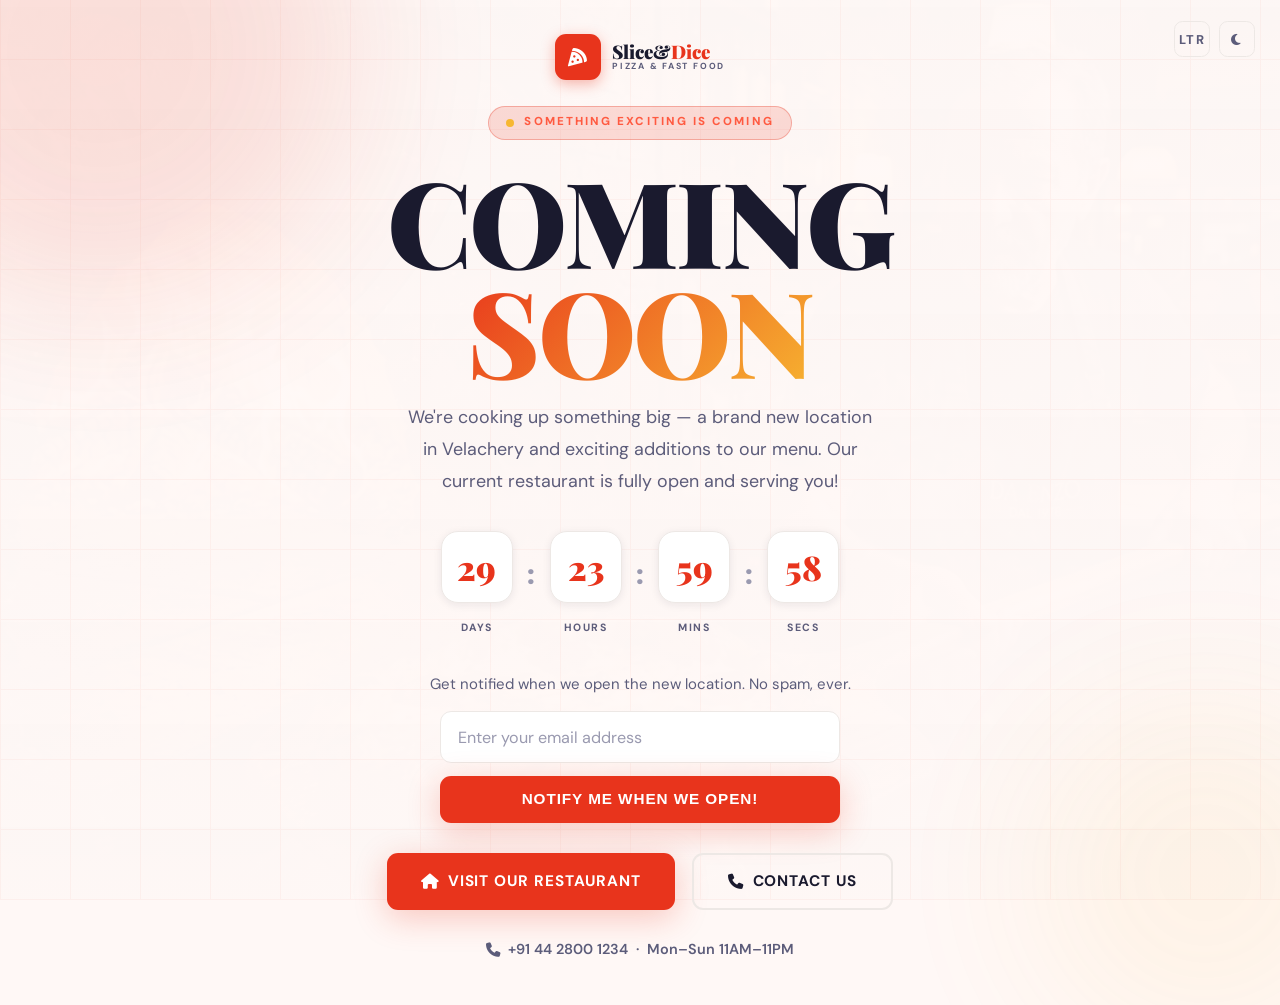
<file: coming-soon.html>
<!DOCTYPE html>
<html lang="en" id="root-html">
<head>
  <meta charset="UTF-8">
  <meta name="viewport" content="width=device-width, initial-scale=1.0">
  <meta name="description" content="Something delicious is coming to Slice & Dice — stay tuned for our new location and exciting menu launches!">
  <title>Coming Soon | Slice & Dice — Pizza & Fast Food</title>
  <link rel="icon" type="image/svg+xml" href="favicon.svg">
  <link rel="stylesheet" href="https://cdnjs.cloudflare.com/ajax/libs/font-awesome/6.5.1/css/all.min.css">
  <link rel="preconnect" href="https://fonts.googleapis.com">
  <link href="https://fonts.googleapis.com/css2?family=Playfair+Display:wght@700;900&family=DM+Sans:wght@400;600;700;800&display=swap" rel="stylesheet">
  <link rel="stylesheet" href="style.css">
  <style>
    @keyframes flicker {
      0%, 100% { opacity: 1; }
      50% { opacity: 0.85; }
    }
    .flicker { animation: flicker 2s ease-in-out infinite; }
  </style>
</head>
<body style="min-height:100svh;background:var(--bg-alt);color:var(--text-base);display:flex;flex-direction:column;align-items:center;justify-content:flex-start;position:relative;overflow-x:hidden;padding:1.5rem 1.25rem 2rem;box-sizing:border-box;">

  <!-- Background -->
  <div style="position:fixed;inset:0;z-index:0;overflow:hidden;pointer-events:none;">
    <img src="assets/images/hero_home2.png" alt="" style="width:100%;height:100%;object-fit:cover;opacity:0.12;mix-blend-mode:luminosity;">
    <div class="cs-overlay"></div>
    <!-- Grid pattern -->
    <div style="position:absolute;inset:0;opacity:0.04;background-image:repeating-linear-gradient(0deg,#E8341C 0,#E8341C 1px,transparent 1px,transparent 70px),repeating-linear-gradient(90deg,#E8341C 0,#E8341C 1px,transparent 1px,transparent 70px);z-index:1;"></div>
  </div>

  <!-- Orbs -->
  <div class="bg-orb" style="position:fixed;width:500px;height:500px;background:var(--primary);top:-200px;left:-150px;opacity:0.12;animation-duration:14s;pointer-events:none;"></div>
  <div class="bg-orb" style="position:fixed;width:350px;height:350px;background:var(--accent);bottom:-150px;right:-100px;opacity:0.07;animation-delay:5s;animation-duration:10s;pointer-events:none;"></div>

  <!-- Top-right controls -->
  <div class="floating-top-controls">
    <button id="cs-dir-btn" onclick="toggleDir()" class="nav-icon-btn" title="Toggle Direction">LTR</button>
    <button onclick="toggleTheme()" class="nav-icon-btn" aria-label="Toggle theme">
      <span id="cs-theme-icon">
        <i class="fa-solid fa-moon"></i>
      </span>
    </button>
  </div>

  <!-- Main Content -->
  <div style="position:relative;z-index:10;text-align:center;max-width:680px;width:100%;margin:0 auto;padding:0.5rem 0;">

    <!-- Logo -->
    <div style="display:flex;justify-content:center;margin-bottom:1.5rem;">
      <a href="index.html" class="logo-bounce" style="display:inline-flex;align-items:center;gap:0.65rem;text-decoration:none;" aria-label="Slice & Dice Home">
        <div class="nav-logo-icon" style="width:46px;height:46px;">
          <i class="fa-solid fa-pizza-slice"></i>
        </div>
        <div style="display:flex;flex-direction:column;line-height:1;text-align:left;">
          <span style="font-family:'Playfair Display',serif;font-weight:900;font-size:1.1rem;color:var(--text-base);">Slice&amp;<span style="color:var(--primary);">Dice</span></span>
          <span style="font-size:0.52rem;font-weight:700;letter-spacing:0.2em;text-transform:uppercase;color:var(--text-muted);">Pizza &amp; Fast Food</span>
        </div>
      </a>
    </div>

    <!-- Badge -->
    <div style="display:flex;justify-content:center;margin-bottom:1.5rem;">
      <div style="display:inline-flex;align-items:center;gap:0.6rem;background:rgba(232,52,28,0.15);border:1px solid rgba(232,52,28,0.3);border-radius:99px;padding:0.4rem 1rem;" class="animate-fade-in">
        <span class="pulse-dot"></span>
        <span style="font-size:0.68rem;font-weight:800;text-transform:uppercase;letter-spacing:0.18em;color:var(--primary-lt);">Something Exciting is Coming</span>
      </div>
    </div>

    <h1 style="font-family:'Playfair Display',serif;font-weight:900;font-size:clamp(3.5rem,12vw,7rem);color:var(--text-base);line-height:0.92;letter-spacing:-0.02em;margin-bottom:1rem;" class="animate-fade-in">
      COMING<br><span class="gradient-text flicker">SOON</span>
    </h1>

    <p style="font-size:1.05rem;color:var(--text-muted);margin-bottom:2rem;max-width:480px;margin-left:auto;margin-right:auto;line-height:1.8;" class="animate-fade-in">
      We're cooking up something big — a brand new location in Velachery and exciting additions to our menu. Our current restaurant is fully open and serving you!
    </p>

    <!-- Countdown Timer -->
    <div style="display:flex;align-items:center;justify-content:center;gap:0.85rem;flex-wrap:wrap;margin-bottom:2rem;" class="animate-fade-in">
      <div style="text-align:center;">
        <div style="width:72px;height:72px;background:var(--bg-light);border:1.5px solid var(--border-lt);border-radius:1rem;display:flex;align-items:center;justify-content:center;margin-bottom:0.5rem;box-shadow:var(--shadow-sm);">
          <span data-days style="font-family:'Playfair Display',serif;font-size:2rem;font-weight:900;color:var(--primary);">30</span>
        </div>
        <span style="font-size:0.62rem;font-weight:700;letter-spacing:0.15em;text-transform:uppercase;color:var(--text-muted);">Days</span>
      </div>
      <div style="font-size:1.75rem;font-weight:900;color:var(--text-faint);padding-bottom:1.4rem;">:</div>
      <div style="text-align:center;">
        <div style="width:72px;height:72px;background:var(--bg-light);border:1.5px solid var(--border-lt);border-radius:1rem;display:flex;align-items:center;justify-content:center;margin-bottom:0.5rem;box-shadow:var(--shadow-sm);">
          <span data-hours style="font-family:'Playfair Display',serif;font-size:2rem;font-weight:900;color:var(--primary);">00</span>
        </div>
        <span style="font-size:0.62rem;font-weight:700;letter-spacing:0.15em;text-transform:uppercase;color:var(--text-muted);">Hours</span>
      </div>
      <div style="font-size:1.75rem;font-weight:900;color:var(--text-faint);padding-bottom:1.4rem;">:</div>
      <div style="text-align:center;">
        <div style="width:72px;height:72px;background:var(--bg-light);border:1.5px solid var(--border-lt);border-radius:1rem;display:flex;align-items:center;justify-content:center;margin-bottom:0.5rem;box-shadow:var(--shadow-sm);">
          <span data-mins style="font-family:'Playfair Display',serif;font-size:2rem;font-weight:900;color:var(--primary);">00</span>
        </div>
        <span style="font-size:0.62rem;font-weight:700;letter-spacing:0.15em;text-transform:uppercase;color:var(--text-muted);">Mins</span>
      </div>
      <div style="font-size:1.75rem;font-weight:900;color:var(--text-faint);padding-bottom:1.4rem;">:</div>
      <div style="text-align:center;">
        <div style="width:72px;height:72px;background:var(--bg-light);border:1.5px solid var(--border-lt);border-radius:1rem;display:flex;align-items:center;justify-content:center;margin-bottom:0.5rem;box-shadow:var(--shadow-sm);">
          <span data-secs style="font-family:'Playfair Display',serif;font-size:2rem;font-weight:900;color:var(--primary);">00</span>
        </div>
        <span style="font-size:0.62rem;font-weight:700;letter-spacing:0.15em;text-transform:uppercase;color:var(--text-muted);">Secs</span>
      </div>
    </div>

    <!-- Email Subscribe -->
    <div style="margin-bottom:1.75rem;">
      <p style="font-size:0.88rem;color:var(--text-muted);margin-bottom:0.85rem;">Get notified when we open the new location. No spam, ever.</p>
      <form onsubmit="event.preventDefault();document.getElementById('cs-success').style.display='block';this.reset();" style="display:flex;flex-direction:column;gap:0.75rem;max-width:400px;margin:0 auto;">
        <input type="email" id="cs-email" class="form-input" placeholder="Enter your email address" required>
        <button type="submit" class="btn-primary" style="width:100%;justify-content:center;">Notify Me When We Open!</button>
      </form>
      <div id="cs-success" style="display:none;margin-top:1rem;color:var(--accent);font-weight:700;font-size:0.88rem;">
        <i class="fa-solid fa-circle-check"></i> You're on the list! We'll notify you when the new location opens.
      </div>
    </div>

    <!-- Action Links -->
    <div style="display:flex;flex-wrap:wrap;gap:1rem;justify-content:center;margin-bottom:1.5rem;">
      <a href="index.html" class="btn-primary" style="gap:0.5rem;">
        <i class="fa-solid fa-house"></i>
        Visit Our Restaurant
      </a>
      <a href="contact.html" class="btn-secondary" style="gap:0.5rem;">
        <i class="fa-solid fa-phone"></i>
        Contact Us
      </a>
    </div>

    <!-- Phone line -->
    <a href="tel:+914428001234" style="display:inline-flex;align-items:center;gap:0.5rem;color:var(--text-muted);font-size:0.85rem;font-weight:600;text-decoration:none;transition:color 0.2s;" onmouseover="this.style.color='var(--primary)'" onmouseout="this.style.color='var(--text-muted)'">
      <i class="fa-solid fa-phone"></i>
      +91 44 2800 1234 &nbsp;·&nbsp; Mon–Sun 11AM–11PM
    </a>

  </div>

  <script src="components.js"></script>
  <script>
    // Countdown
    (function() {
      const launch = new Date(Date.now() + 30 * 24 * 60 * 60 * 1000);
      function update() {
        const diff = launch - Date.now();
        if (diff <= 0) return;
        const pad = n => String(n).padStart(2,'0');
        document.querySelectorAll('[data-days]').forEach(el => el.textContent = pad(Math.floor(diff/86400000)));
        document.querySelectorAll('[data-hours]').forEach(el => el.textContent = pad(Math.floor((diff%86400000)/3600000)));
        document.querySelectorAll('[data-mins]').forEach(el => el.textContent = pad(Math.floor((diff%3600000)/60000)));
        document.querySelectorAll('[data-secs]').forEach(el => el.textContent = pad(Math.floor((diff%60000)/1000)));
      }
      update(); setInterval(update, 1000);

      // Apply saved prefs
      const t = localStorage.getItem('sd_theme');
      const prefersDark = window.matchMedia('(prefers-color-scheme: dark)').matches;
      const isDark = t === 'dark' || (!t && prefersDark);
      if (isDark) document.documentElement.classList.add('dark');
      if (typeof updateThemeIcons === 'function') updateThemeIcons(isDark);
      const d = localStorage.getItem('sd_dir') || 'ltr';
      document.documentElement.setAttribute('dir', d);
      const b = document.getElementById('cs-dir-btn');
      if (b) b.textContent = d.toUpperCase();
    })();
  </script>
</body>
</html>
</file>
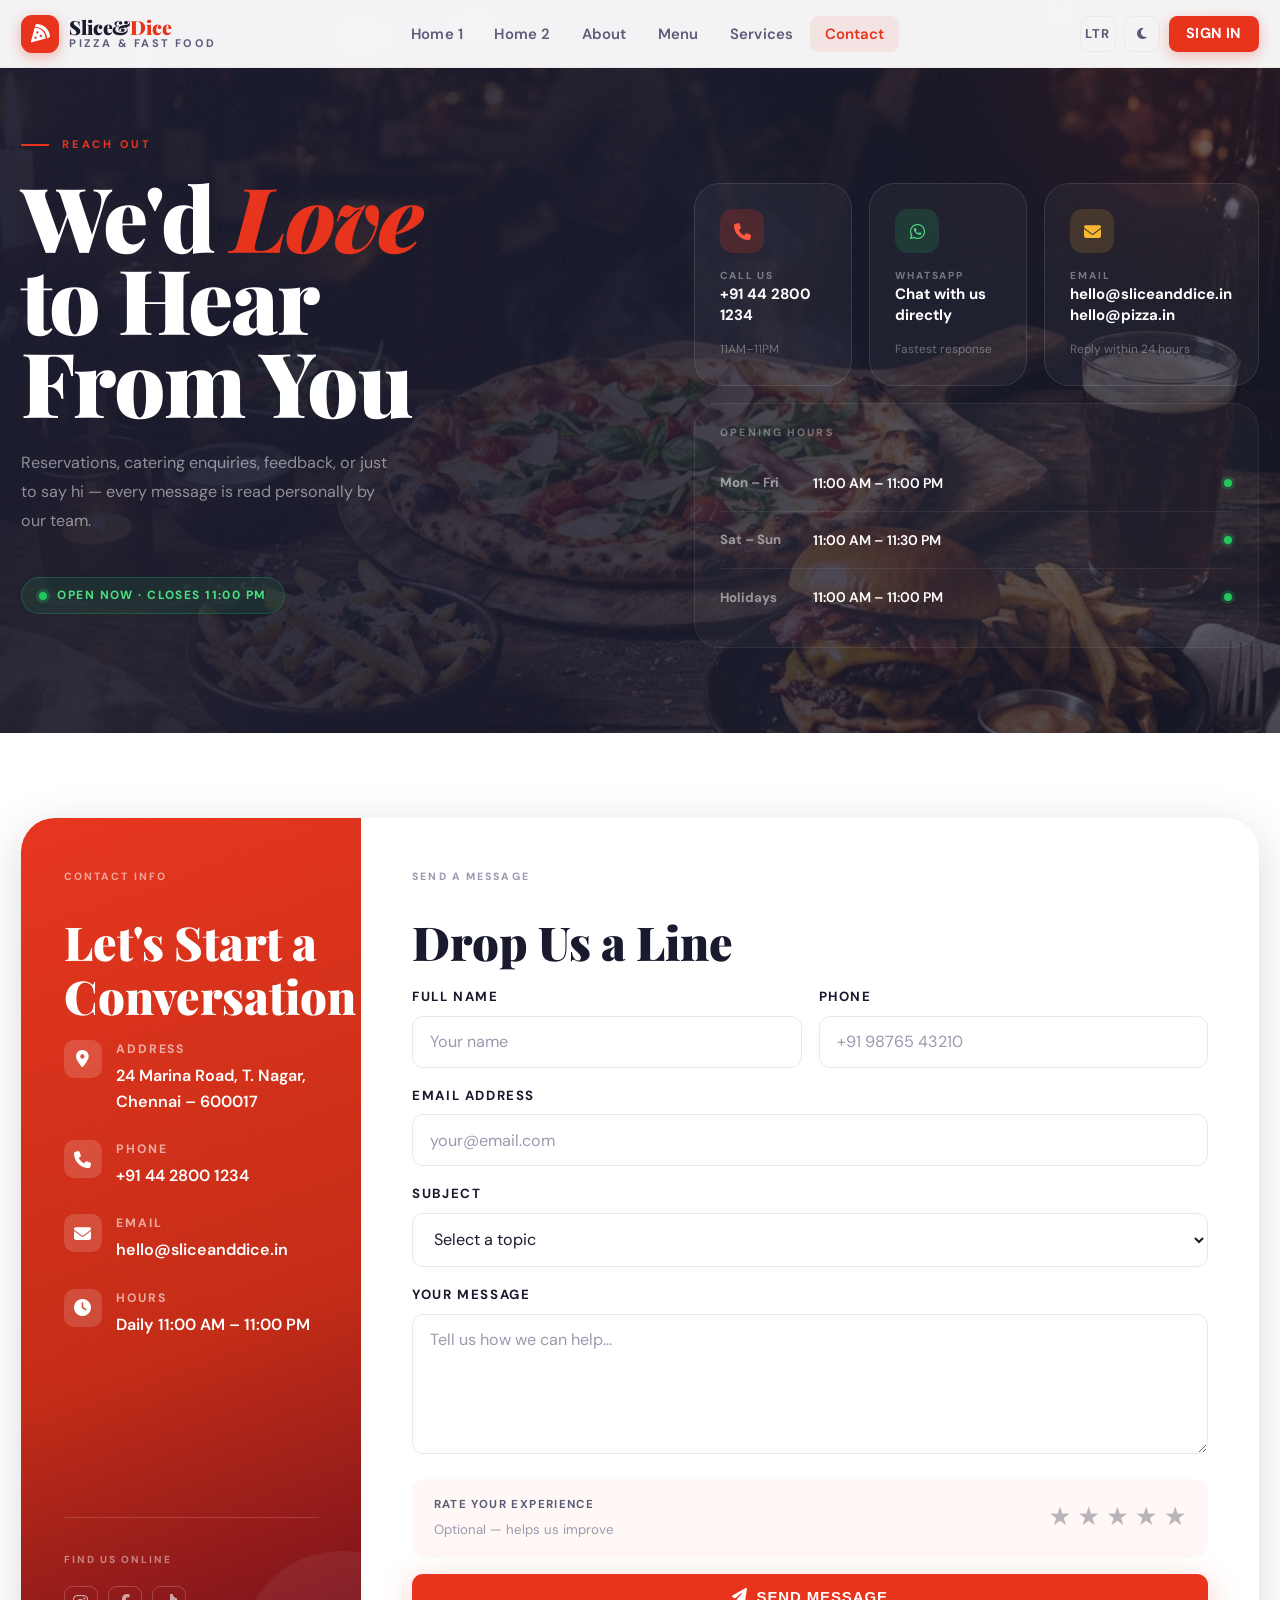
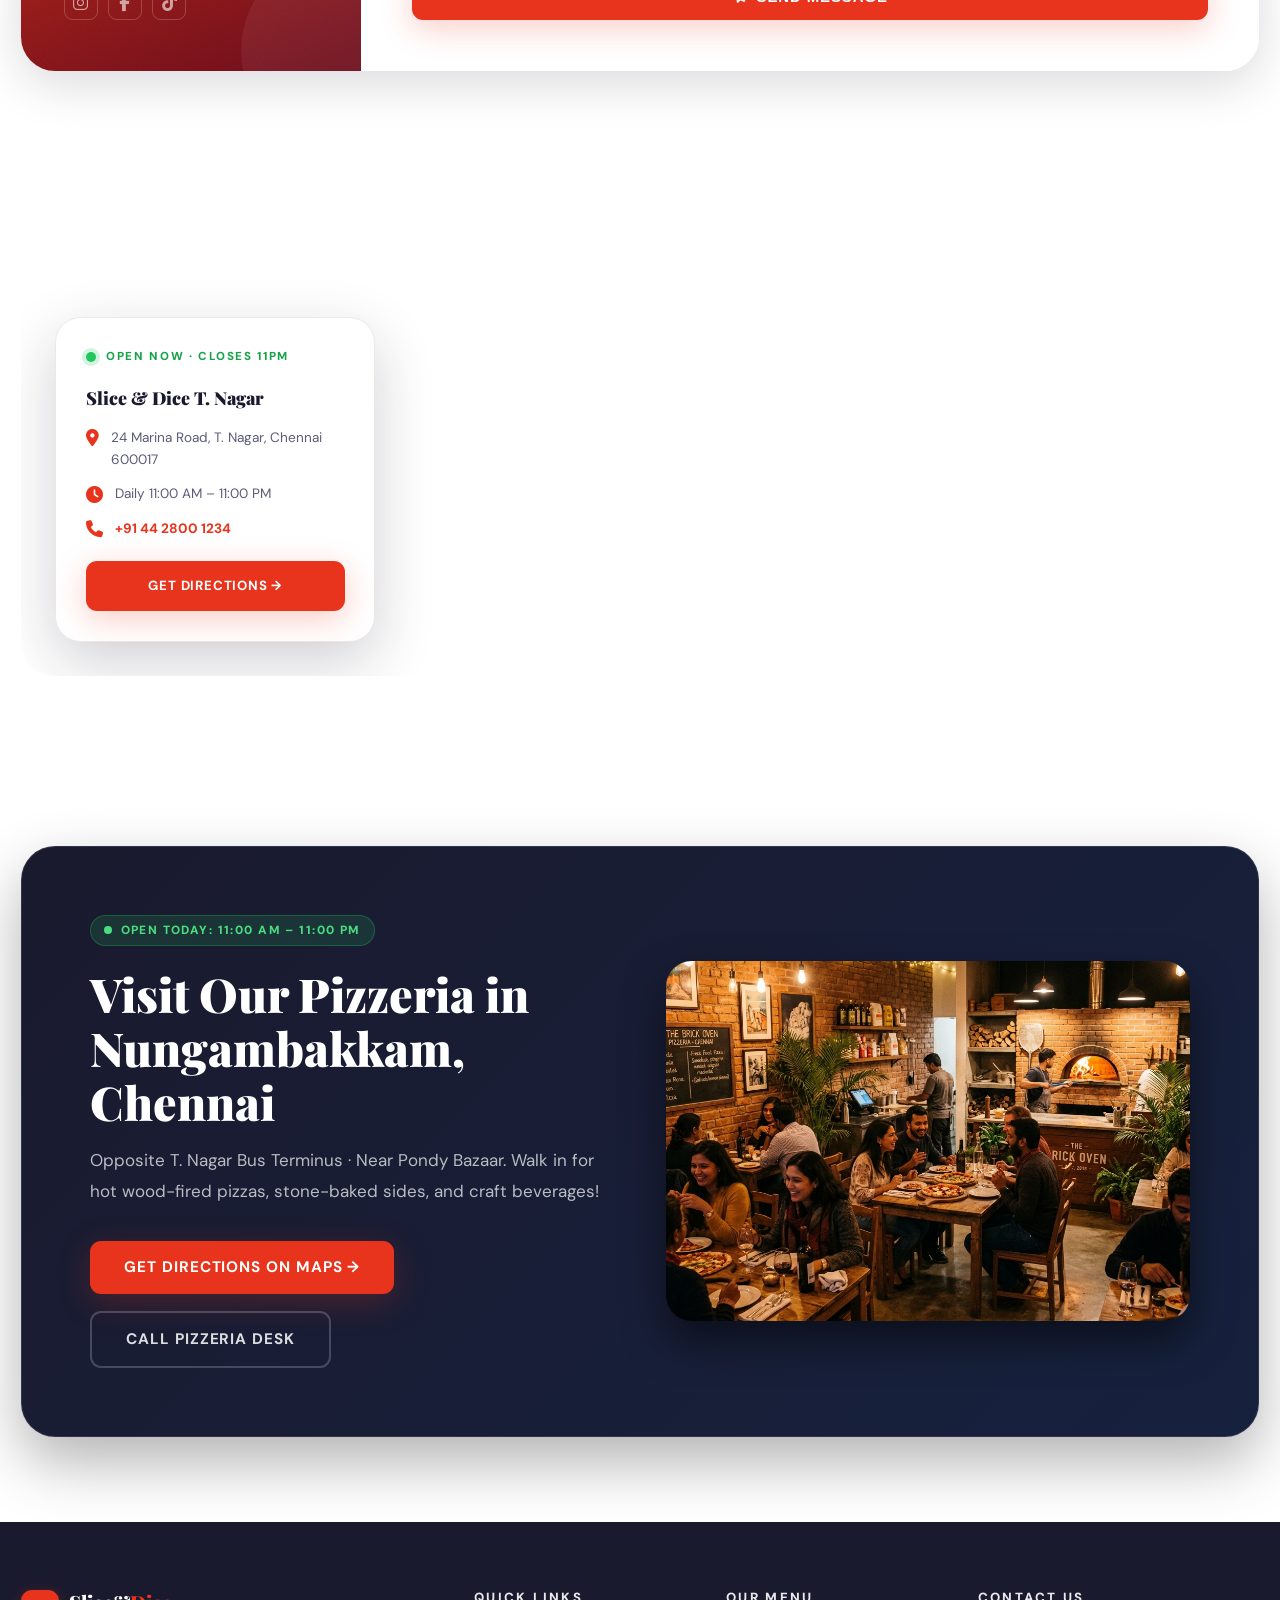
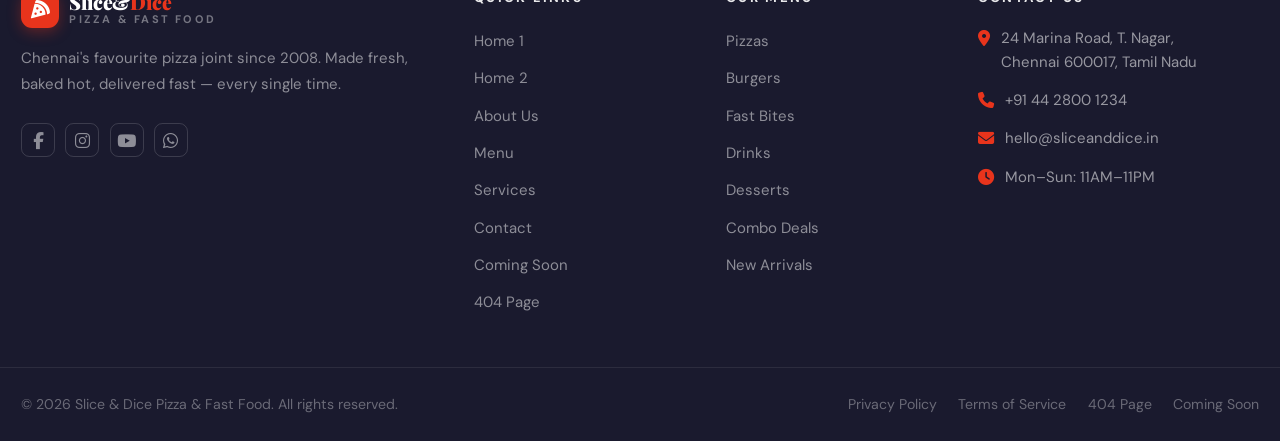
<file: contact.html>
<!DOCTYPE html>
<html lang="en" id="root-html">
<head>
  <meta charset="UTF-8">
  <meta name="viewport" content="width=device-width, initial-scale=1.0">
  <meta name="description" content="Contact Slice & Dice — Call, WhatsApp, email or visit us in T. Nagar, Chennai. Open daily 11AM–11PM.">
  <title>Contact Us | Slice & Dice — Pizza & Fast Food</title>
  <link rel="icon" type="image/svg+xml" href="favicon.svg">
  <link rel="stylesheet" href="https://cdnjs.cloudflare.com/ajax/libs/font-awesome/6.5.1/css/all.min.css">
  <link rel="preconnect" href="https://fonts.googleapis.com">
  <link href="https://fonts.googleapis.com/css2?family=Playfair+Display:ital,wght@0,400;0,700;0,900;1,700&family=DM+Sans:wght@300;400;500;600;700;800&display=swap" rel="stylesheet">
  <link rel="stylesheet" href="style.css">
  <style>
    /* ── HERO ── */
    .contact-hero {
      background: linear-gradient(to right, rgba(26,26,46,0.95) 0%, rgba(26,26,46,0.85) 50%, rgba(26,26,46,0.7) 100%), url('assets/images/contact_hero_bg.png') center/cover no-repeat;
      padding: calc(68px + 4rem) 0 5rem;
      position: relative; overflow: hidden;
    }
    .contact-hero-grid {
      display: grid;
      grid-template-columns: 1.1fr 1fr;
      gap: 3rem;
      align-items: flex-end;
    }
    /* ── Quick-action strip ── */
    .quick-actions {
      display: grid;
      grid-template-columns: repeat(3, 1fr);
      gap: 1rem;
    }
    .quick-action-card {
      background: rgba(255,255,255,0.04);
      border: 1px solid rgba(255,255,255,0.1);
      border-radius: var(--radius-lg);
      padding: 1.5rem;
      text-decoration: none;
      color: #fff;
      transition: background var(--transition), border-color var(--transition), transform var(--transition);
      display: flex; flex-direction: column; gap: 0.85rem;
    }
    .quick-action-card:hover { background: rgba(255,255,255,0.07); border-color: var(--primary); transform: translateY(-3px); }
    .qa-icon {
      width: 44px; height: 44px; border-radius: 0.75rem;
      background: rgba(232,52,28,0.2); color: var(--primary-lt);
      display: flex; align-items: center; justify-content: center;
    }
    .qa-label { font-size: 0.6rem; font-weight: 700; letter-spacing: 0.18em; text-transform: uppercase; color: rgba(255,255,255,0.4); }
    .qa-value { font-size: 0.88rem; font-weight: 700; color: #fff; line-height: 1.4; }

    /* ── Hours visual ── */
    .hours-bar {
      display: flex; align-items: center; gap: 0.75rem;
      padding: 1rem 0; border-bottom: 1px solid rgba(255,255,255,0.07);
    }
    .hours-bar:last-child { border-bottom: none; }
    .hours-day { font-size: 0.78rem; font-weight: 700; color: rgba(255,255,255,0.5); min-width: 80px; }
    .hours-time { font-size: 0.82rem; font-weight: 600; color: #fff; flex: 1; }
    .hours-dot { width: 8px; height: 8px; border-radius: 50%; background: rgba(232,52,28,0.5); flex-shrink: 0; }
    .hours-dot.open { background: #22c55e; box-shadow: 0 0 0 3px rgba(34,197,94,0.2); }

    /* ── Map + form section ── */
    @media (max-width: 1024px) {
      .contact-split { grid-template-columns: 1fr !important; }
      .contact-hero-grid { grid-template-columns: 1fr; }
      .quick-actions { grid-template-columns: 1fr; }
    }
    @media (max-width: 768px) {
      .quick-actions { grid-template-columns: repeat(1, 1fr); }
    }
  </style>
</head>
<body>
<div id="main-nav"></div>

<!-- ══════════════════════════════════════════════════════════
     ① HERO — Dark two-column: big headline + quick-action cards
══════════════════════════════════════════════════════════ -->
<section class="contact-hero" id="contact-hero">
  <div class="noise-overlay"></div>
  <div class="bg-orb" style="width:400px;height:400px;background:var(--primary);top:-150px;right:-100px;opacity:0.07;"></div>
  <div class="bg-orb" style="width:250px;height:250px;background:var(--accent);bottom:-80px;left:-60px;opacity:0.04;animation-delay:5s;"></div>

  <div class="container" style="position:relative;z-index:2;">
    <div class="contact-hero-grid">
      <div class="animate-fade-in">
        <div style="font-size:0.65rem;font-weight:800;letter-spacing:0.25em;text-transform:uppercase;color:var(--primary);display:flex;align-items:center;gap:0.75rem;margin-bottom:1.25rem;">
          <span style="width:28px;height:2px;background:var(--primary);display:block;"></span>
          Reach Out
        </div>
        <h1 style="font-family:'Playfair Display',serif;font-size:clamp(2.8rem,7vw,5.5rem);font-weight:900;color:#fff;line-height:0.92;letter-spacing:-0.02em;margin-bottom:1.5rem;">
          We'd <em style="font-style:italic;color:var(--primary);">Love</em><br>to Hear<br>From You
        </h1>
        <p style="font-size:0.95rem;color:rgba(255,255,255,0.5);max-width:380px;line-height:1.8;margin-bottom:2.5rem;">
          Reservations, catering enquiries, feedback, or just to say hi — every message is read personally by our team.
        </p>
        <!-- Opening status -->
        <div style="display:inline-flex;align-items:center;gap:0.6rem;background:rgba(34,197,94,0.1);border:1px solid rgba(34,197,94,0.25);border-radius:99px;padding:0.45rem 1rem;margin-bottom:2rem;">
          <div style="width:8px;height:8px;border-radius:50%;background:#22c55e;box-shadow:0 0 0 3px rgba(34,197,94,0.25);"></div>
          <span style="font-size:0.7rem;font-weight:800;letter-spacing:0.12em;text-transform:uppercase;color:#4ade80;">Open Now · Closes 11:00 PM</span>
        </div>
      </div>

      <!-- Quick action cards on the right -->
      <div class="animate-fade-in" style="animation-delay:0.15s;">
        <div class="quick-actions">
          <a href="tel:+914428001234" class="quick-action-card" id="contact-call-card">
            <div class="qa-icon">
              <i class="fa-solid fa-phone"></i>
            </div>
            <div>
              <div class="qa-label">Call Us</div>
              <div class="qa-value">+91 44 2800 1234</div>
            </div>
            <div style="font-size:0.7rem;color:rgba(255,255,255,0.35);">11AM–11PM</div>
          </a>
          <a href="https://wa.me/914428001234" class="quick-action-card" id="contact-wa-card" target="_blank" rel="noopener">
            <div class="qa-icon" style="background:rgba(34,197,94,0.15);color:#4ade80;">
              <i class="fa-brands fa-whatsapp"></i>
            </div>
            <div>
              <div class="qa-label">WhatsApp</div>
              <div class="qa-value">Chat with us directly</div>
            </div>
            <div style="font-size:0.7rem;color:rgba(255,255,255,0.35);">Fastest response</div>
          </a>
          <a href="mailto:hello@sliceanddice.in" class="quick-action-card" id="contact-email-card">
            <div class="qa-icon" style="background:rgba(247,183,49,0.15);color:var(--accent);">
              <i class="fa-solid fa-envelope"></i>
            </div>
            <div>
              <div class="qa-label">Email</div>
              <div class="qa-value">hello@sliceanddice.in <br> hello@pizza.in</div>
            </div>
            <div style="font-size:0.7rem;color:rgba(255,255,255,0.35);">Reply within 24 hours</div>
          </a>
        </div>

        <!-- Hours below cards -->
        <div style="background:rgba(255,255,255,0.03);border:1px solid rgba(255,255,255,0.07);border-radius:var(--radius-lg);padding:1.25rem 1.5rem;margin-top:1rem;">
          <div style="font-size:0.62rem;font-weight:800;letter-spacing:0.2em;text-transform:uppercase;color:rgba(255,255,255,0.35);margin-bottom:0.75rem;">Opening Hours</div>
          <div class="hours-bar">
            <div class="hours-day">Mon – Fri</div>
            <div class="hours-time">11:00 AM – 11:00 PM</div>
            <div class="hours-dot open"></div>
          </div>
          <div class="hours-bar">
            <div class="hours-day">Sat – Sun</div>
            <div class="hours-time">11:00 AM – 11:30 PM</div>
            <div class="hours-dot open"></div>
          </div>
          <div class="hours-bar">
            <div class="hours-day">Holidays</div>
            <div class="hours-time">11:00 AM – 11:00 PM</div>
            <div class="hours-dot open"></div>
          </div>
        </div>
      </div>
    </div>
  </div>
</section>

<!-- ══════════════════════════════════════════════════════════
     ② FORM + SIDEBAR — Gradient sidebar card
══════════════════════════════════════════════════════════ -->
<section class="section" id="contact-form-section">
  <div class="container">
    <div class="contact-split reveal">
      <!-- Left: Red gradient sidebar -->
      <div class="contact-sidebar">
        <div class="noise-overlay" style="opacity:0.04;border-radius:inherit;"></div>
        <div style="position:relative;z-index:1;flex:1;">
          <div style="font-size:0.62rem;font-weight:800;letter-spacing:0.2em;text-transform:uppercase;color:rgba(255,255,255,0.55);margin-bottom:1.75rem;">Contact Info</div>
          <h2 class="section-title" style="color:#fff;">Let's Start a<br>Conversation</h2>

          <div class="contact-sidebar-item">
            <div class="contact-sidebar-icon">
              <i class="fa-solid fa-location-dot"></i>
            </div>
            <div>
              <div class="contact-sidebar-label">Address</div>
              <div class="contact-sidebar-value">24 Marina Road, T. Nagar,<br>Chennai – 600017</div>
            </div>
          </div>

          <div class="contact-sidebar-item">
            <div class="contact-sidebar-icon">
              <i class="fa-solid fa-phone"></i>
            </div>
            <div>
              <div class="contact-sidebar-label">Phone</div>
              <div class="contact-sidebar-value"><a href="tel:+914428001234">+91 44 2800 1234</a></div>
            </div>
          </div>

          <div class="contact-sidebar-item">
            <div class="contact-sidebar-icon">
              <i class="fa-solid fa-envelope"></i>
            </div>
            <div>
              <div class="contact-sidebar-label">Email</div>
              <div class="contact-sidebar-value"><a href="mailto:hello@sliceanddice.in">hello@sliceanddice.in</a></div>
            </div>
          </div>

          <div class="contact-sidebar-item">
            <div class="contact-sidebar-icon">
              <i class="fa-solid fa-clock"></i>
            </div>
            <div>
              <div class="contact-sidebar-label">Hours</div>
              <div class="contact-sidebar-value">Daily 11:00 AM – 11:00 PM</div>
            </div>
          </div>
        </div>

        <!-- Social links at bottom -->
        <div style="position:relative;z-index:1;margin-top:2rem;padding-top:2rem;border-top:1px solid rgba(255,255,255,0.15);">
          <div style="font-size:0.6rem;font-weight:800;letter-spacing:0.2em;text-transform:uppercase;color:rgba(255,255,255,0.45);margin-bottom:1rem;">Find Us Online</div>
          <div style="display:flex;gap:0.6rem;">
            <a href="#" style="width:34px;height:34px;border-radius:0.5rem;border:1px solid rgba(255,255,255,0.2);display:flex;align-items:center;justify-content:center;color:rgba(255,255,255,0.6);transition:all 0.2s;" onmouseover="this.style.background='rgba(255,255,255,0.15)';this.style.color='#fff'" onmouseout="this.style.background='none';this.style.color='rgba(255,255,255,0.6)'">
              <i class="fa-brands fa-instagram"></i>
            </a>
            <a href="#" style="width:34px;height:34px;border-radius:0.5rem;border:1px solid rgba(255,255,255,0.2);display:flex;align-items:center;justify-content:center;color:rgba(255,255,255,0.6);transition:all 0.2s;" onmouseover="this.style.background='rgba(255,255,255,0.15)';this.style.color='#fff'" onmouseout="this.style.background='none';this.style.color='rgba(255,255,255,0.6)'">
              <i class="fa-brands fa-facebook-f"></i>
            </a>
            <a href="#" style="width:34px;height:34px;border-radius:0.5rem;border:1px solid rgba(255,255,255,0.2);display:flex;align-items:center;justify-content:center;color:rgba(255,255,255,0.6);transition:all 0.2s;" onmouseover="this.style.background='rgba(255,255,255,0.15)';this.style.color='#fff'" onmouseout="this.style.background='none';this.style.color='rgba(255,255,255,0.6)'">
              <i class="fa-brands fa-tiktok"></i>
            </a>
          </div>
        </div>
      </div>

      <!-- Right: Contact Form -->
      <div class="contact-form-side">
        <div style="font-size:0.62rem;font-weight:800;letter-spacing:0.2em;text-transform:uppercase;color:var(--text-faint);margin-bottom:1.75rem;">Send a Message</div>
        <h2 class="section-title">Drop Us a Line</h2>

        <form id="contact-form" onsubmit="handleForm(event)" style="display:flex;flex-direction:column;gap:1rem;">
          <div style="display:grid;grid-template-columns:1fr 1fr;gap:1rem;">
            <div>
              <label for="cf-name" class="form-label">Full Name</label>
              <input type="text" id="cf-name" class="form-input" placeholder="Your name" required>
            </div>
            <div>
              <label for="cf-phone" class="form-label">Phone</label>
              <input type="tel" id="cf-phone" class="form-input" placeholder="+91 98765 43210">
            </div>
          </div>
          <div>
            <label for="cf-email" class="form-label">Email Address</label>
            <input type="email" id="cf-email" class="form-input" placeholder="your@email.com" required>
          </div>
          <div>
            <label for="cf-subject" class="form-label">Subject</label>
            <select id="cf-subject" class="form-input" required>
              <option value="">Select a topic</option>
              <option>Table Reservation</option>
              <option>Catering Enquiry</option>
              <option>Delivery Feedback</option>
              <option>Food Quality</option>
              <option>Partnership / Collaboration</option>
              <option>General Enquiry</option>
            </select>
          </div>
          <div>
            <label for="cf-message" class="form-label">Your Message</label>
            <textarea id="cf-message" class="form-input" placeholder="Tell us how we can help..." required style="min-height:140px;resize:vertical;"></textarea>
          </div>

          <!-- Rating mini section -->
          <div style="background:var(--bg-alt);border-radius:0.75rem;padding:1rem 1.25rem;display:flex;align-items:center;justify-content:space-between;gap:1rem;flex-wrap:wrap;">
            <div>
              <div style="font-size:0.68rem;font-weight:700;text-transform:uppercase;letter-spacing:0.12em;color:var(--text-muted);margin-bottom:0.25rem;">Rate your experience</div>
              <div style="font-size:0.78rem;color:var(--text-faint);">Optional — helps us improve</div>
            </div>
            <div id="star-rating" style="display:flex;gap:0.35rem;">
              <span class="star-btn" data-v="1" style="font-size:1.5rem;cursor:pointer;opacity:0.3;transition:opacity 0.15s;" onclick="setRating(1)">★</span>
              <span class="star-btn" data-v="2" style="font-size:1.5rem;cursor:pointer;opacity:0.3;transition:opacity 0.15s;" onclick="setRating(2)">★</span>
              <span class="star-btn" data-v="3" style="font-size:1.5rem;cursor:pointer;opacity:0.3;transition:opacity 0.15s;" onclick="setRating(3)">★</span>
              <span class="star-btn" data-v="4" style="font-size:1.5rem;cursor:pointer;opacity:0.3;transition:opacity 0.15s;" onclick="setRating(4)">★</span>
              <span class="star-btn" data-v="5" style="font-size:1.5rem;cursor:pointer;opacity:0.3;transition:opacity 0.15s;" onclick="setRating(5)">★</span>
            </div>
          </div>

          <button type="submit" class="btn-primary" style="width:100%;justify-content:center;font-size:0.88rem;" id="contact-submit-btn">
            <i class="fa-solid fa-paper-plane"></i>
            Send Message
          </button>

          <div id="cf-success" style="display:none;background:rgba(34,197,94,0.08);border:1px solid rgba(34,197,94,0.25);color:#16a34a;border-radius:0.75rem;padding:1.1rem;text-align:center;font-weight:700;font-size:0.88rem;">
            <i class="fa-solid fa-circle-check"></i> Message sent! We'll get back to you within 24 hours.
          </div>
        </form>
      </div>
    </div>
  </div>
</section>

<!-- ══════════════════════════════════════════════════════════
     ③ FULL MAP — Floating overlay card
══════════════════════════════════════════════════════════ -->
<section class="section" style="padding-top:0;" id="map-section">
  <div class="container">
    <div class="map-full-wrap reveal">
      <iframe
        src="https://www.google.com/maps/embed?pb=!1m18!1m12!1m3!1d3887.0453124800577!2d80.23287!3d13.04038!2m3!1f0!2f0!3f0!3m2!1i1024!2i768!4f13.1!3m3!1m2!1s0x3a5267133b1c77a3%3A0x6b2f9da8d95d6df8!2sT.%20Nagar%2C%20Chennai%2C%20Tamil%20Nadu!5e0!3m2!1sen!2sin!4v1680000000000!5m2!1sen!2sin"
        title="Slice & Dice Location in T. Nagar, Chennai"
        loading="lazy" allowfullscreen referrerpolicy="no-referrer-when-downgrade">
      </iframe>

      <!-- Floating card -->
      <div class="map-float-card">
        <div style="display:flex;align-items:center;gap:0.6rem;margin-bottom:1.25rem;">
          <div style="width:10px;height:10px;border-radius:50%;background:#22c55e;box-shadow:0 0 0 4px rgba(34,197,94,0.2);"></div>
          <span style="font-size:0.68rem;font-weight:800;text-transform:uppercase;letter-spacing:0.14em;color:#16a34a;">Open Now · Closes 11PM</span>
        </div>
        <h3 style="font-family:'Playfair Display',serif;font-size:1.05rem;font-weight:900;margin-bottom:1.1rem;">Slice &amp; Dice T. Nagar</h3>
        <div style="display:flex;flex-direction:column;gap:0.75rem;">
          <div style="display:flex;align-items:flex-start;gap:0.7rem;">
            <i class="fa-solid fa-location-dot" style="color:var(--primary);margin-top:2px;flex-shrink:0;"></i>
            <span style="font-size:0.8rem;color:var(--text-muted);line-height:1.6;">24 Marina Road, T. Nagar, Chennai 600017</span>
          </div>
          <div style="display:flex;align-items:center;gap:0.7rem;">
            <i class="fa-solid fa-clock" style="color:var(--primary);flex-shrink:0;"></i>
            <span style="font-size:0.8rem;color:var(--text-muted);">Daily 11:00 AM – 11:00 PM</span>
          </div>
          <div style="display:flex;align-items:center;gap:0.7rem;">
            <i class="fa-solid fa-phone" style="color:var(--primary);flex-shrink:0;"></i>
            <a href="tel:+914428001234" style="font-size:0.8rem;font-weight:700;color:var(--primary);">+91 44 2800 1234</a>
          </div>
        </div>
        <a href="https://maps.google.com?q=T.Nagar+Chennai" class="btn-primary" target="_blank" rel="noopener" style="width:100%;justify-content:center;margin-top:1.25rem;font-size:0.78rem;" id="map-directions-link">
          Get Directions →
        </a>
      </div>
    </div>
  </div>
</section>

<!-- ══════════════════════════════════════════════════════════
     EXCLUSIVE CTA — CONTACT (Dine-In Pizzeria Invitation Card)
══════════════════════════════════════════════════════════ -->
<section class="page-cta-section" id="contact-cta">
  <div class="container">
    <div class="cta-contact-wrap reveal">
      <div>
        <div style="display:inline-flex;align-items:center;gap:0.5rem;background:rgba(34,197,94,0.15);border:1px solid rgba(34,197,94,0.3);color:#4ade80;padding:0.3rem 0.75rem;border-radius:99px;font-size:0.7rem;font-weight:800;letter-spacing:0.12em;text-transform:uppercase;margin-bottom:1.25rem;">
          <span style="width:8px;height:8px;border-radius:50%;background:#4ade80;display:inline-block;animation:pulse 2s infinite;"></span>
          Open Today: 11:00 AM – 11:00 PM
        </div>
        <h2 class="section-title" style="color:#fff;">
          Visit Our Pizzeria in<br>Nungambakkam, Chennai
        </h2>
        <p style="font-size:1rem;color:rgba(255,255,255,0.7);line-height:1.8;margin-bottom:1rem;">
          Opposite T. Nagar Bus Terminus · Near Pondy Bazaar. Walk in for hot wood-fired pizzas, stone-baked sides, and craft beverages!
        </p>
        <div style="display:flex;gap:1rem;flex-wrap:wrap;margin-top:2rem;" class="btn-group-cta">
          <a href="https://maps.google.com" target="_blank" class="btn-primary">
            Get Directions on Maps →
          </a>
          <a href="tel:+914428001234" class="btn-secondary" style="color:rgba(255,255,255,0.85);border-color:rgba(255,255,255,0.2);">
            Call Pizzeria Desk
          </a>
        </div>
      </div>
      <div>
        <img src="assets/images/contact_pizzeria_ambiance.png" alt="Slice &amp; Dice Pizzeria Ambiance in Nungambakkam Chennai" style="width:100%;max-height:360px;object-fit:cover;border-radius:var(--radius-lg);box-shadow:0 20px 40px rgba(0,0,0,0.5);">
      </div>
    </div>
  </div>
</section>

<div id="main-footer"></div>
<button id="back-to-top" aria-label="Back to top">
  <i class="fa-solid fa-arrow-up"></i>
</button>

<style>
  section { scroll-margin-top: 68px; }
  @media (max-width: 768px) {
    .contact-hero-grid { grid-template-columns: 1fr !important; }
    .quick-actions { grid-template-columns: 1fr !important; }
    #contact-form > div:first-child { grid-template-columns: 1fr !important; }
  }
</style>

<script src="components.js"></script>
<script>
  // Star rating
  let currentRating = 0;
  function setRating(v) {
    currentRating = v;
    document.querySelectorAll('.star-btn').forEach((s, i) => {
      s.style.opacity = i < v ? '1' : '0.25';
      s.style.color   = i < v ? 'var(--accent)' : 'inherit';
    });
  }

  // Form submit
  function handleForm(e) {
    e.preventDefault();
    const btn = document.getElementById('contact-submit-btn');
    btn.textContent = 'Sending…';
    btn.disabled = true;
    setTimeout(() => {
      document.getElementById('cf-success').style.display = 'block';
      document.getElementById('contact-form').reset();
      setRating(0);
      btn.innerHTML = '<i class="fa-solid fa-check"></i> Sent!';
      btn.style.background = '#16a34a';
      setTimeout(() => {
        btn.innerHTML = '<i class="fa-solid fa-paper-plane"></i> Send Message';
        btn.style.background = '';
        btn.disabled = false;
        document.getElementById('cf-success').style.display = 'none';
      }, 4000);
    }, 900);
  }
</script>
</body>
</html>
</file>
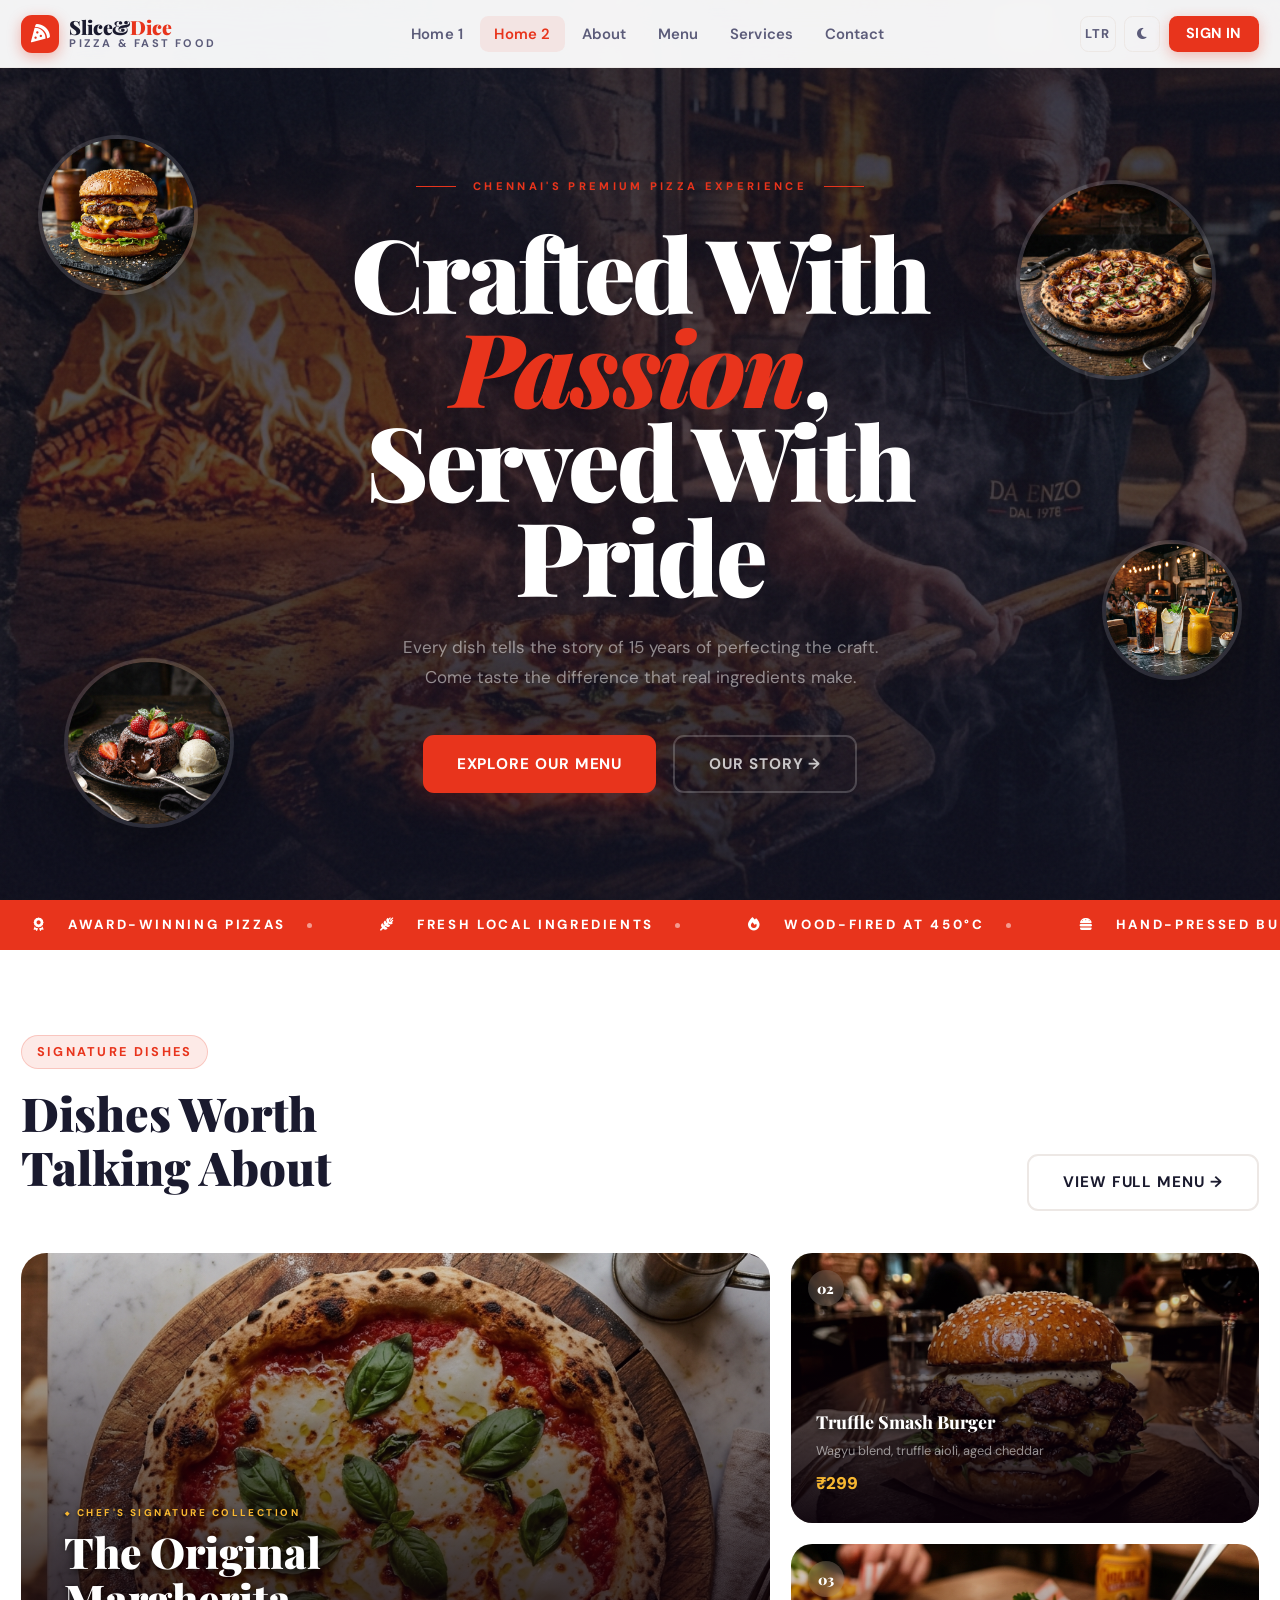
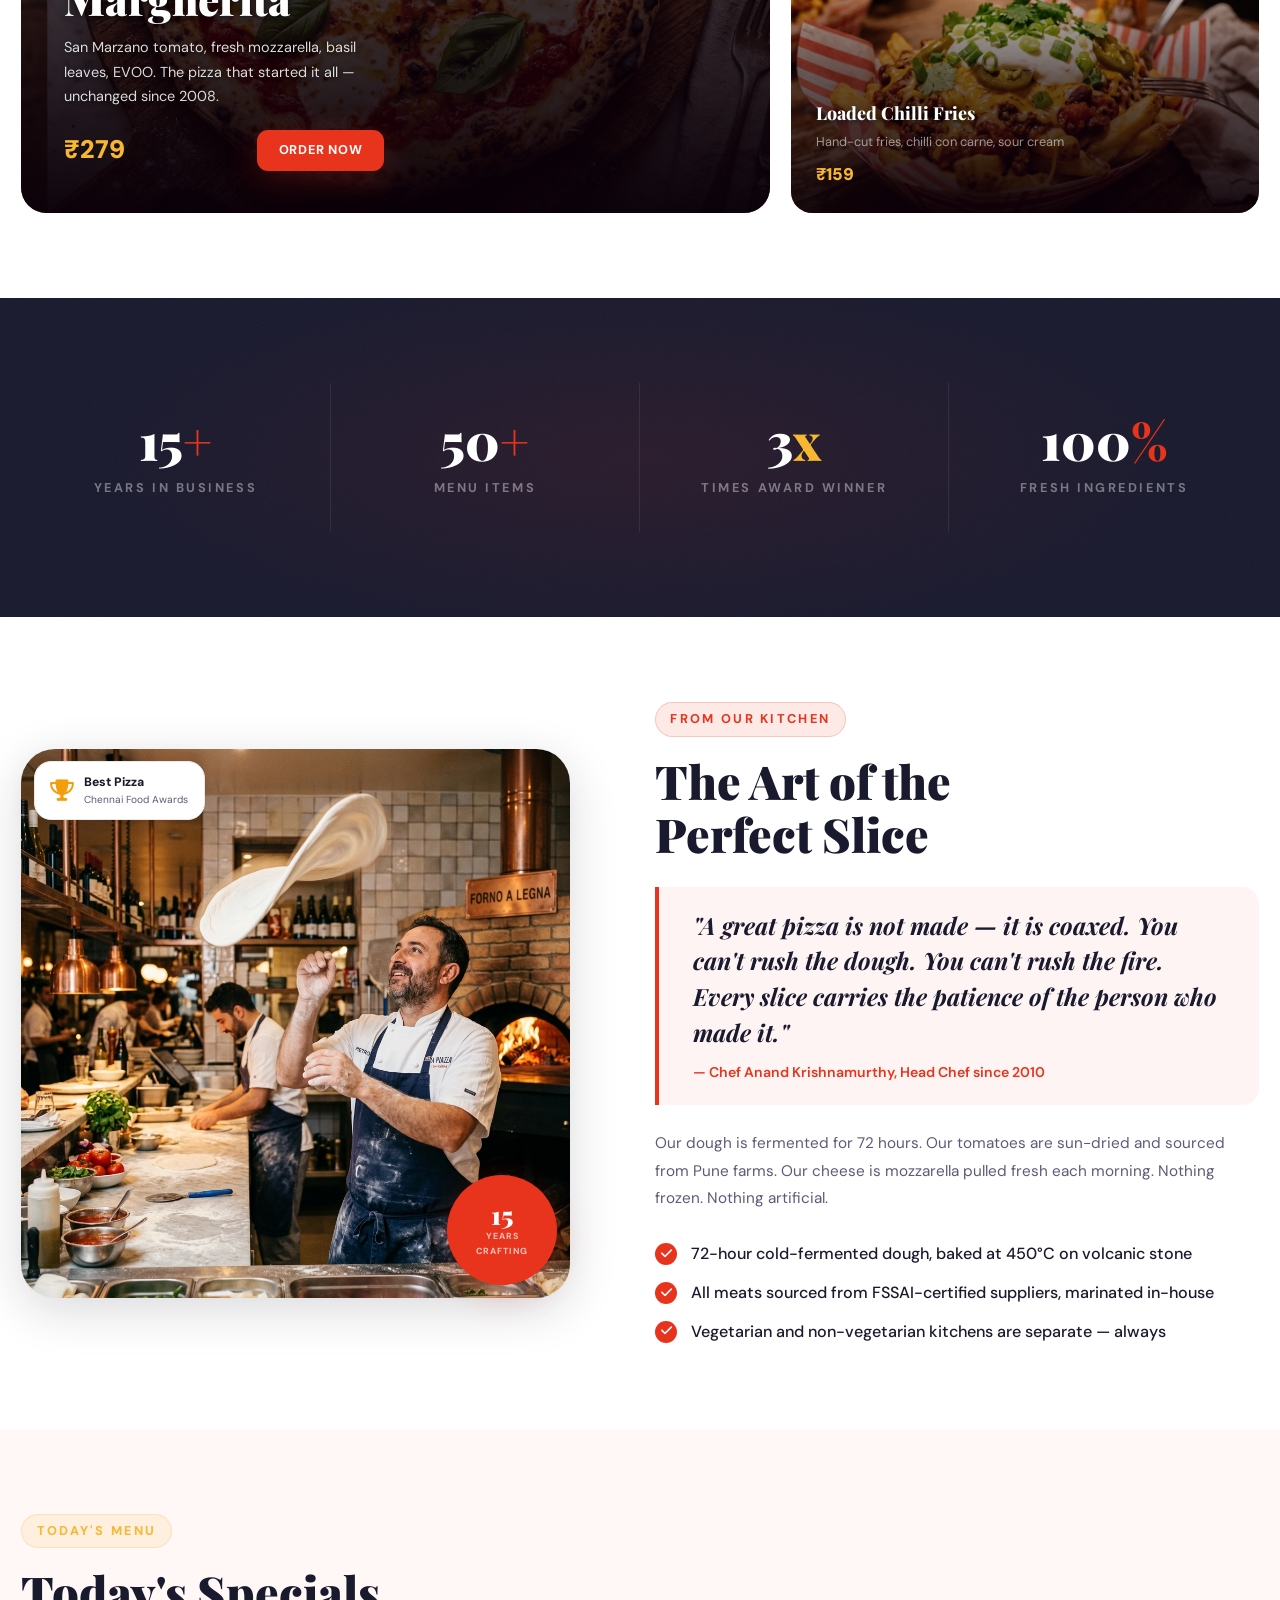
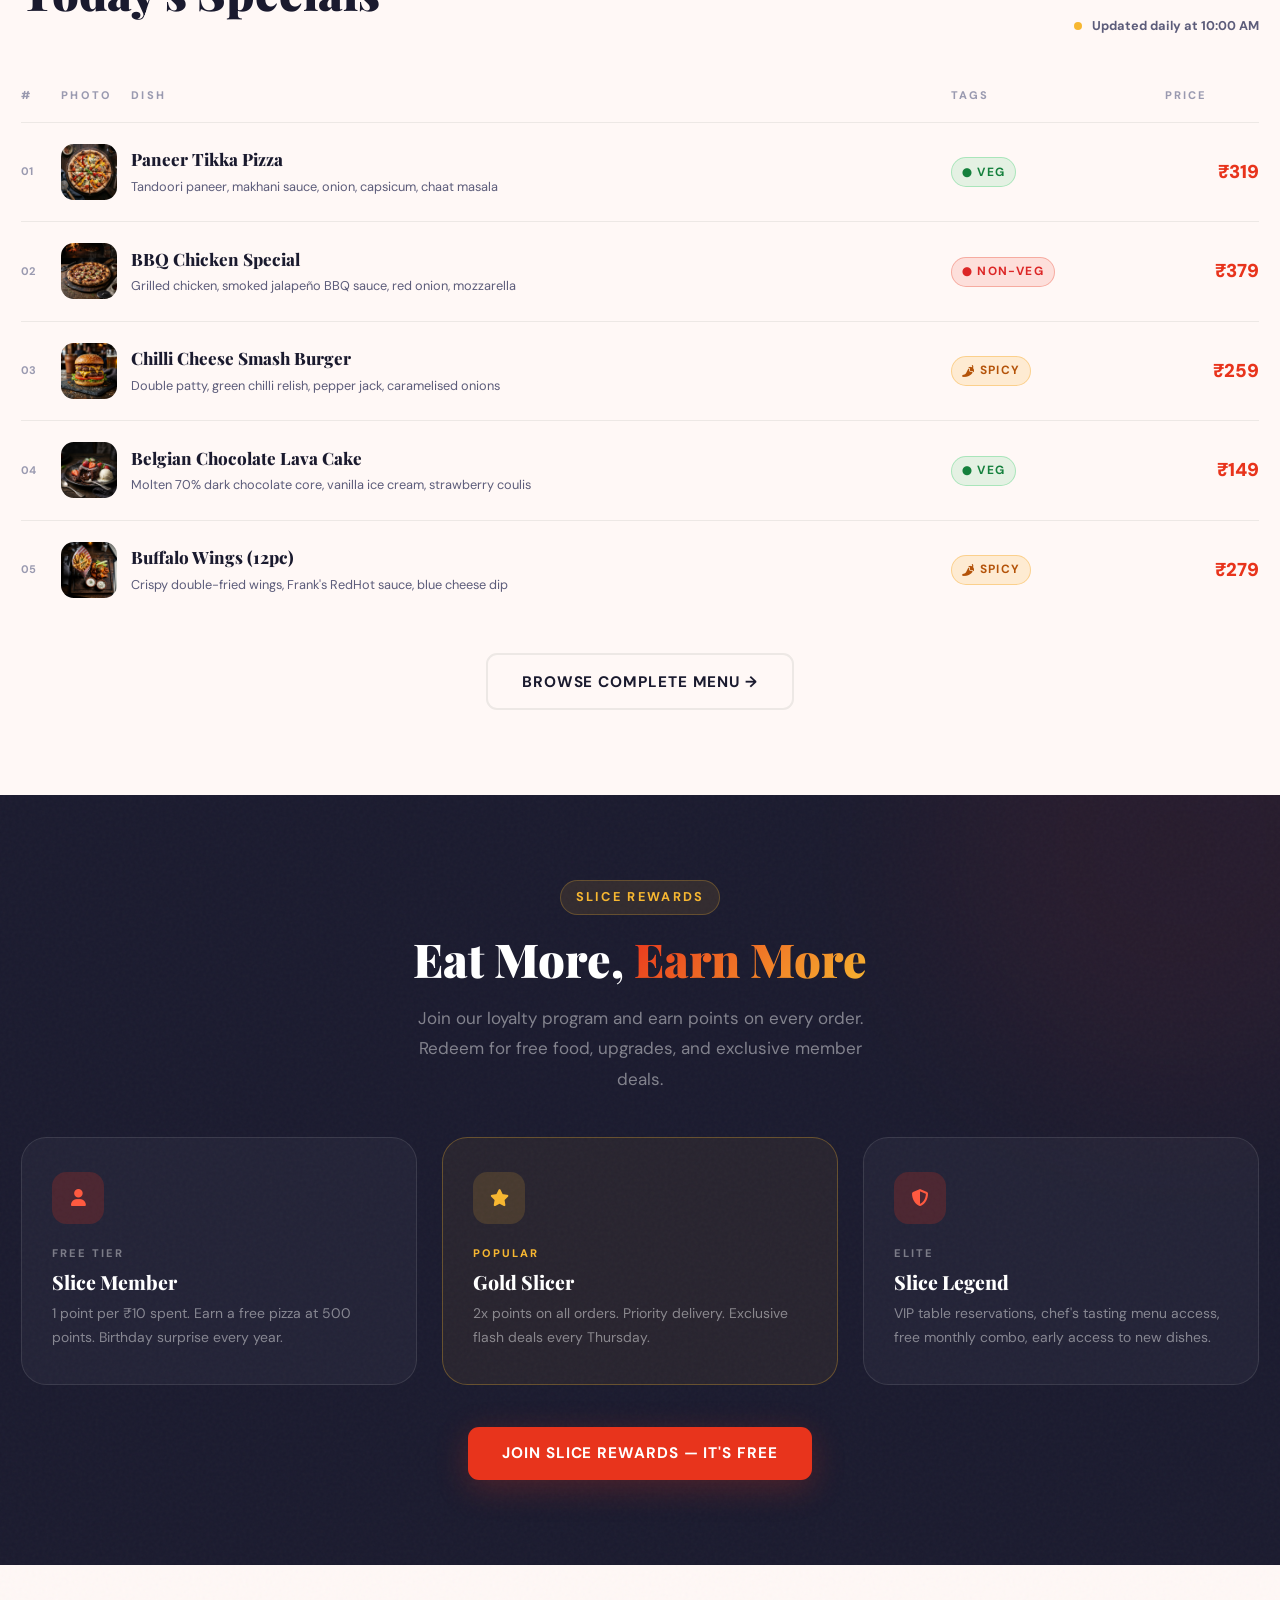
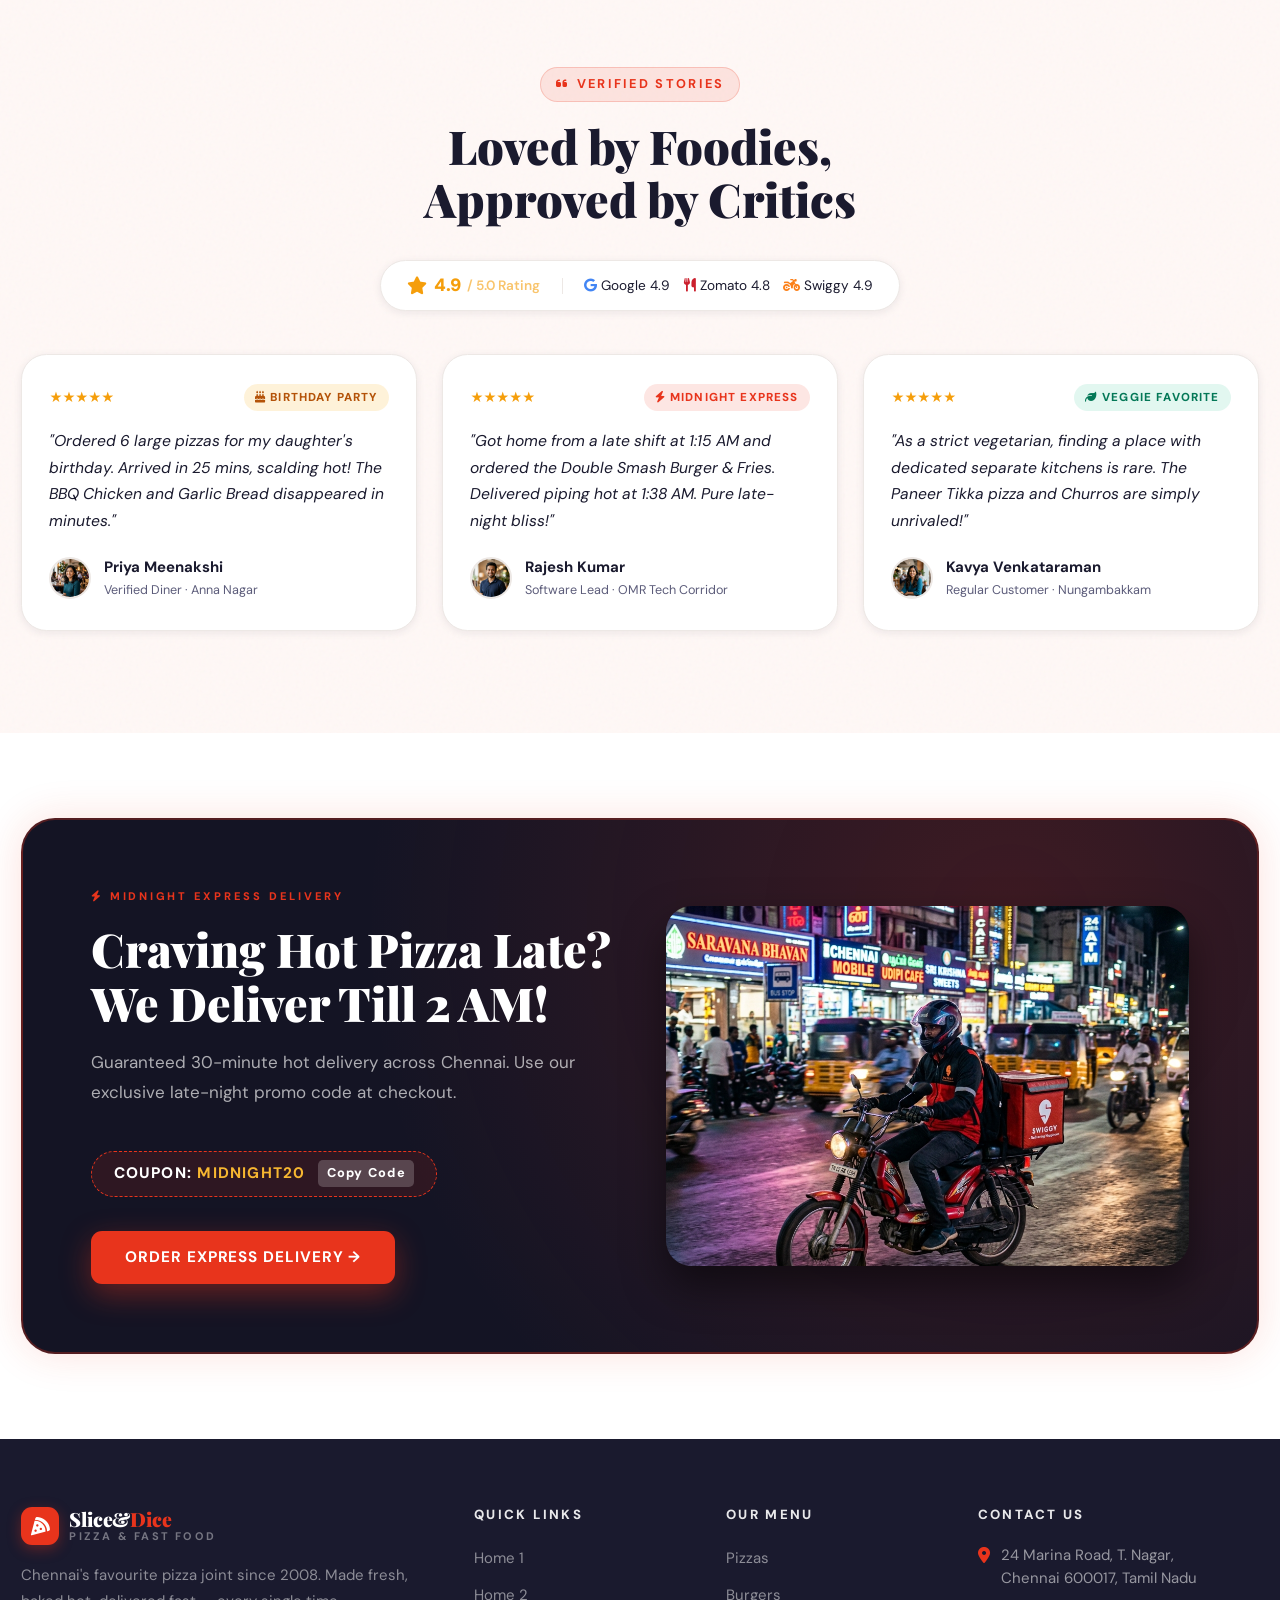
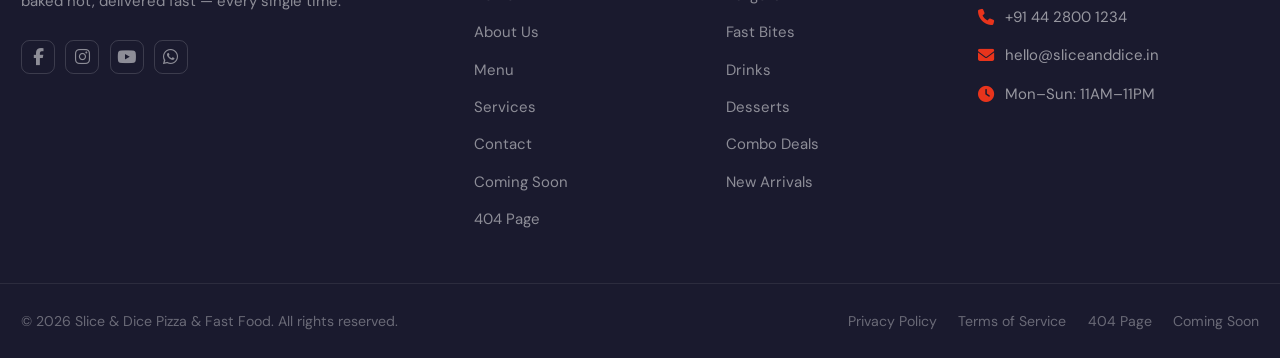
<file: home2.html>
<!DOCTYPE html>
<html lang="en" id="root-html">
<head>
  <meta charset="UTF-8">
  <meta name="viewport" content="width=device-width, initial-scale=1.0">
  <meta name="description" content="Slice & Dice Premium — Discover our cinematic dining experience, signature dishes, chef's specials and loyalty rewards. Chennai's most loved pizza restaurant.">
  <title>Experience | Slice & Dice — Premium Pizza & Fast Food</title>
  <link rel="icon" type="image/svg+xml" href="favicon.svg">
  <link rel="stylesheet" href="https://cdnjs.cloudflare.com/ajax/libs/font-awesome/6.5.1/css/all.min.css">
  <link rel="preconnect" href="https://fonts.googleapis.com">
  <link href="https://fonts.googleapis.com/css2?family=Playfair+Display:ital,wght@0,400;0,700;0,900;1,700;1,900&family=DM+Sans:wght@300;400;500;600;700;800&display=swap" rel="stylesheet">
  <link rel="stylesheet" href="style.css">
  <style>
    /* ── CINEMATIC HERO ── */
    .h2-hero {
      min-height: 100svh;
      background: var(--secondary);
      display: flex; align-items: center; justify-content: center;
      padding: 120px 0 5rem;
      position: relative; overflow: hidden;
      text-align: center;
    }
    .h2-hero-bg {
      position: absolute; inset: 0;
      background: linear-gradient(to bottom, rgba(15,15,30,0.85) 0%, rgba(15,15,30,0.7) 50%, rgba(15,15,30,0.92) 100%),
                  radial-gradient(ellipse 70% 60% at 50% 50%, rgba(232,52,28,0.2) 0%, transparent 70%),
                  url('assets/images/hero_home2.png') center/cover no-repeat;
      pointer-events: none;
    }
    .h2-display-text {
      font-family: 'Playfair Display', serif;
      font-size: clamp(5rem, 15vw, 14rem);
      font-weight: 900; line-height: 0.85;
      letter-spacing: -0.04em;
      color: rgba(255,255,255,0.06);
      position: absolute; inset: 0;
      display: flex; align-items: center; justify-content: center;
      pointer-events: none; user-select: none;
    }
    .h2-hero-content {
      position: relative; z-index: 5;
      max-width: 820px; padding: 0 1.5rem;
      margin-top: 1.5rem;
    }
    .h2-eyebrow {
      display: inline-flex; align-items: center; gap: 1rem;
      margin-bottom: 1.75rem;
    }
    .h2-eyebrow-line { width: 40px; height: 1px; background: var(--primary); }
    .h2-eyebrow span {
      font-size: 0.65rem; font-weight: 800; letter-spacing: 0.3em;
      text-transform: uppercase; color: var(--primary);
    }
    .h2-hero-h1 {
      font-size: clamp(3rem, 8vw, 6.5rem);
      font-weight: 900; color: #fff; line-height: 0.92;
      letter-spacing: -0.03em; margin-bottom: 1.75rem;
    }
    .h2-hero-h1 em { font-style: italic; color: var(--primary); }
    .h2-hero-sub { font-size: 1rem; color: rgba(255,255,255,0.5); max-width: 520px; margin: 0 auto 2.5rem; line-height: 1.8; }

    /* Scattered food circles */
    .h2-circle-1 { width: 200px; height: 200px; top: 20%; right: 5%; animation-delay: 0s; }
    .h2-circle-2 { width: 140px; height: 140px; top: 60%; right: 3%; animation-delay: 2.5s; }
    .h2-circle-3 { width: 160px; height: 160px; top: 15%; left: 3%; animation-delay: 1s; }
    .h2-circle-4 { width: 170px; height: 170px; bottom: 8%; left: 5%; animation-delay: 3.5s; }

    /* ── MAGAZINE SPOTLIGHT ── */
    .magazine-grid {
      display: grid;
      grid-template-columns: 1.6fr 1fr;
      grid-template-rows: auto auto;
      gap: 1.25rem;
    }
    .mag-big {
      grid-row: span 2;
      position: relative; border-radius: 1.5rem; overflow: hidden;
      min-height: 560px; display: flex; align-items: flex-end;
    }
    .mag-big img, .mag-sm img {
      position: absolute; inset: 0; width: 100%; height: 100%; object-fit: cover;
      transition: transform 0.6s;
    }
    .mag-big:hover img, .mag-sm:hover img { transform: scale(1.04); }
    .mag-big-overlay {
      position: absolute; inset: 0;
      background: linear-gradient(to top, rgba(10,0,8,0.98) 0%, rgba(10,0,8,0.75) 45%, rgba(10,0,8,0.15) 100%);
    }
    .mag-big-content { position: relative; z-index: 1; padding: 2.5rem; color: #ffffff !important; }
    .mag-issue { font-size: 0.58rem; font-weight: 800; letter-spacing: 0.25em; text-transform: uppercase; color: #F7B731 !important; margin-bottom: 0.5rem; text-shadow: 0 1px 4px rgba(0,0,0,0.8); }
    .mag-title { font-family: 'Playfair Display', serif; font-size: clamp(1.75rem,4vw,2.5rem); font-weight: 900; line-height: 1.1; margin-bottom: 0.75rem; color: #ffffff !important; text-shadow: 0 2px 8px rgba(0,0,0,0.8); }
    .mag-big-content p { color: rgba(255,255,255,0.85) !important; text-shadow: 0 1px 4px rgba(0,0,0,0.6); }
    .mag-sm {
      position: relative; border-radius: 1.25rem; overflow: hidden;
      min-height: 260px; display: flex; align-items: flex-end;
    }
    .mag-sm-overlay {
      position: absolute; inset: 0;
      background: linear-gradient(to top, rgba(10,0,8,0.95) 0%, rgba(10,0,8,0.6) 50%, transparent 100%);
    }
    .mag-sm-content { position: relative; z-index: 1; padding: 1.5rem; color: #ffffff !important; }
    .mag-sm-title { font-family: 'Playfair Display', serif; font-size: 1.05rem; font-weight: 800; margin-bottom: 0.25rem; color: #ffffff !important; text-shadow: 0 2px 6px rgba(0,0,0,0.8); }
    .mag-num-badge {
      position: absolute; top: 1rem; left: 1rem; z-index: 2;
      width: 36px; height: 36px; border-radius: 50%;
      background: rgba(255,255,255,0.15); backdrop-filter: blur(8px);
      display: flex; align-items: center; justify-content: center;
      font-family: 'Playfair Display', serif; font-size: 0.82rem; font-weight: 900; color: #fff;
    }

    /* ── CHEF STORY SPLIT ── */
    .chef-split {
      display: grid;
      grid-template-columns: 1fr 1.1fr;
      gap: 5rem;
      align-items: center;
    }
    .chef-img-wrap {
      position: relative;
    }
    .chef-img-wrap img {
      width: 100%; border-radius: 2rem; display: block;
      box-shadow: var(--shadow-lg);
    }
    .chef-img-badge {
      position: absolute; bottom: 0.75rem; right: 0.75rem;
      width: 110px; height: 110px; border-radius: 50%;
      background: var(--primary);
      display: flex; flex-direction: column; align-items: center; justify-content: center;
      text-align: center; color: #fff;
      box-shadow: var(--shadow-red);
      z-index: 5;
    }
    .chef-floating-award {
      position: absolute; top: 0.75rem; left: 0.75rem;
      background: var(--bg-light); border: 1px solid var(--border-lt);
      border-radius: 1rem; padding: 0.6rem 0.9rem;
      box-shadow: var(--shadow-md); display: flex; align-items: center; gap: 0.6rem;
      z-index: 5;
    }

    @media (max-width: 768px) {
      .chef-img-badge {
        bottom: 0.5rem; right: 0.5rem;
        width: 90px; height: 90px;
      }
      .chef-floating-award {
        top: 0.5rem; left: 0.5rem;
        padding: 0.45rem 0.75rem;
      }
    }

    /* ── TODAY'S SPECIALS — Table format ── */
    .specials-table { width: 100%; border-collapse: collapse; }
    .specials-table thead th {
      font-size: 0.65rem; font-weight: 800; letter-spacing: 0.2em; text-transform: uppercase;
      color: var(--text-faint); padding: 0 0 1rem; text-align: left;
      border-bottom: 1px solid var(--border-lt);
    }
    .dark .specials-table thead th { border-color: var(--border-dk); }
    .specials-table tbody tr {
      border-bottom: 1px solid var(--border-lt);
      cursor: pointer; transition: background var(--transition);
    }
    .dark .specials-table tbody tr { border-color: var(--border-dk); }
    .specials-table tbody tr:hover { background: rgba(232,52,28,0.04); }
    .specials-table tbody tr:last-child { border-bottom: none; }
    .specials-table td {
      padding: 1.25rem 0; vertical-align: middle;
    }
    .specials-table td:nth-child(4), .specials-table td:nth-child(5) { white-space: nowrap; }
    .specials-table td:last-child { text-align: right; }
    .spec-num { font-size: 0.65rem; color: var(--text-faint); font-weight: 700; padding-right: 1.5rem; }
    .spec-img-sm { width: 56px; height: 56px; border-radius: 0.75rem; object-fit: cover; display: block; }
    .spec-name { font-family: 'Playfair Display', serif; font-size: 1rem; font-weight: 800; margin-bottom: 0.2rem; }
    .spec-desc { font-size: 0.75rem; color: var(--text-muted); }
    .spec-price { font-size: 1.1rem; font-weight: 900; color: var(--primary); }

    /* ── LOYALTY ── */
    .loyalty-dark {
      background: var(--secondary);
      position: relative; overflow: hidden;
    }
    .dark .loyalty-dark { background: var(--sec-dk); }
    .loyalty-card {
      background: rgba(255,255,255,0.04);
      border: 1px solid rgba(255,255,255,0.1);
      border-radius: var(--radius-lg);
      padding: 2rem 1.75rem;
      transition: border-color var(--transition), background var(--transition);
    }
    .loyalty-card:hover { background: rgba(255,255,255,0.06); border-color: var(--primary); }
    .loyalty-icon {
      width: 52px; height: 52px; border-radius: 0.85rem;
      background: rgba(232,52,28,0.2); color: var(--primary-lt);
      display: flex; align-items: center; justify-content: center;
      margin-bottom: 1.25rem;
    }

    @media (max-width: 768px) {
      .magazine-grid { grid-template-columns: 1fr; }
      .mag-big { min-height: 320px; grid-row: span 1; }
      .chef-split { grid-template-columns: 1fr; gap: 2rem; }
      .h2-circle-1, .h2-circle-2, .h2-circle-3, .h2-circle-4 { display: none; }

      /* ── MOBILE SPECIALS CARD LAYOUT ── */
      .specials-table thead { display: none; }
      .specials-table tbody tr {
        display: grid;
        grid-template-columns: 70px 1fr;
        gap: 0.6rem 0.85rem;
        padding: 1rem 1.1rem;
        margin-bottom: 0.85rem;
        background: var(--bg-light);
        border: 1px solid var(--border-lt);
        border-radius: var(--radius-card);
        box-shadow: var(--shadow-sm);
        position: relative;
        align-items: start;
      }
      .dark .specials-table tbody tr {
        background: var(--bg-dark-card);
        border-color: var(--border-dk);
      }
      .specials-table td {
        padding: 0 !important;
        border: none !important;
      }
      .specials-table td.spec-num {
        display: none;
      }
      .specials-table td:nth-child(2) {
        grid-column: 1;
        grid-row: 1 / span 2;
        align-self: start;
      }
      .spec-img-sm {
        width: 70px;
        height: 70px;
        border-radius: 0.75rem;
        object-fit: cover;
      }
      .specials-table td:nth-child(3) {
        grid-column: 2;
        grid-row: 1;
      }
      .spec-name {
        font-size: 1.05rem;
        font-weight: 800;
        line-height: 1.3;
        margin-bottom: 0.25rem;
        color: var(--text-base);
      }
      .dark .spec-name {
        color: #F0EFF8;
      }
      .spec-desc {
        font-size: 0.82rem;
        line-height: 1.5;
        color: var(--text-muted);
      }
      .specials-table td:nth-child(4) {
        grid-column: 2;
        grid-row: 2;
        align-self: center;
        margin-top: 0.25rem;
      }
      .specials-table td:nth-child(5) {
        grid-column: 2;
        grid-row: 2;
        justify-self: end;
        align-self: center;
        margin-top: 0.25rem;
      }
      .spec-price {
        font-size: 1.15rem;
        font-weight: 800;
        color: var(--primary);
      }
    }

    /* ─── HOME 2 TESTIMONIALS (THEME ADAPTIVE 3-COLUMN SHOWCASE) ─── */
    .h2-testimonials-section {
      background: var(--bg-alt);
      position: relative;
      overflow: hidden;
      padding: 6rem 0;
      transition: background var(--transition);
    }
    .dark .h2-testimonials-section { background: var(--sec-dk); }
    .h2-rating-bar {
      display: inline-flex; align-items: center; gap: 1.25rem;
      background: var(--bg-light);
      border: 1px solid var(--border-lt);
      padding: 0.6rem 1.5rem; border-radius: 99px;
      margin-top: 1rem; flex-wrap: wrap; justify-content: center;
      box-shadow: var(--shadow-sm);
      color: var(--text-base);
    }
    .dark .h2-rating-bar {
      background: rgba(255,255,255,0.05);
      border-color: rgba(255,255,255,0.1);
      color: #ffffff;
      box-shadow: none;
    }
    .h2-testimonial-grid {
      display: grid;
      grid-template-columns: repeat(3, 1fr);
      gap: 1.5rem;
      align-items: stretch;
      margin-top: 2.5rem;
    }
    .h2-story-card {
      background: var(--bg-light);
      border: 1px solid var(--border-lt);
      border-radius: var(--radius-lg);
      padding: 1.75rem 1.6rem;
      display: flex; flex-direction: column; justify-content: space-between;
      transition: all 0.35s ease;
      position: relative;
      box-shadow: var(--shadow-sm);
    }
    .dark .h2-story-card {
      background: var(--bg-dark-card);
      border-color: var(--border-dk);
      box-shadow: 0 10px 30px rgba(0,0,0,0.3);
    }
    .h2-story-card:hover {
      border-color: rgba(232,52,28,0.4);
      transform: translateY(-5px);
      box-shadow: var(--shadow-md);
    }
    .dark .h2-story-card:hover {
      background: rgba(255,255,255,0.07);
    }
    .h2-story-header {
      display: flex; align-items: center; justify-content: space-between; margin-bottom: 1rem;
    }
    .h2-story-badge {
      font-size: 0.68rem; font-weight: 800; letter-spacing: 0.1em; text-transform: uppercase;
      padding: 0.25rem 0.65rem; border-radius: 99px;
      background: rgba(247,183,49,0.18); color: #b45309;
    }
    .dark .h2-story-badge {
      background: rgba(247,183,49,0.15); color: var(--accent);
    }
    .h2-story-badge-red {
      background: rgba(232,52,28,0.12); color: var(--primary);
    }
    .dark .h2-story-badge-red {
      background: rgba(232,52,28,0.2); color: var(--primary-lt);
    }
    .h2-story-badge-green {
      background: rgba(16,185,129,0.12); color: #047857;
    }
    .dark .h2-story-badge-green {
      background: rgba(16,185,129,0.2); color: #34d399;
    }
    .h2-story-text {
      font-size: 0.92rem; color: var(--text-base); line-height: 1.7; margin-bottom: 1.25rem; font-style: italic;
    }
    .dark .h2-story-text {
      color: rgba(255,255,255,0.85);
    }
    .h2-story-footer {
      display: flex; align-items: center; gap: 0.75rem; margin-top: auto;
    }
    .h2-story-avatar {
      width: 42px; height: 42px; border-radius: 50%; object-fit: cover;
      border: 2px solid var(--border-lt);
    }
    .dark .h2-story-avatar {
      border-color: rgba(255,255,255,0.2);
    }
    .h2-story-user {
      font-size: 0.88rem; font-weight: 700; color: var(--text-base);
    }
    .dark .h2-story-user {
      color: #ffffff;
    }
    .h2-story-loc {
      font-size: 0.74rem; color: var(--text-muted);
    }
    .dark .h2-story-loc {
      color: rgba(255,255,255,0.45);
    }

    @media (max-width: 992px) {
      .h2-testimonial-grid { grid-template-columns: 1fr; }
    }
  </style>
</head>
<body>
<div id="main-nav"></div>

<!-- ══════════════════════════════════════════════════════════
     ① CINEMATIC HERO — dark full screen with floating food photos
══════════════════════════════════════════════════════════ -->
<section class="h2-hero" id="hero">
  <div class="h2-hero-bg"></div>
  <div class="noise-overlay"></div>

  <!-- Scattered floating food circles -->
  <div class="h2-scattered">
    <div class="h2-food-float h2-circle-1">
      <img src="assets/images/menu_pizza_bbq.png" alt="">
    </div>
    <div class="h2-food-float h2-circle-2">
      <img src="assets/images/menu_drinks.png" alt="">
    </div>
    <div class="h2-food-float h2-circle-3">
      <img src="assets/images/menu_burger.png" alt="">
    </div>
    <div class="h2-food-float h2-circle-4">
      <img src="assets/images/menu_dessert.png" alt="">
    </div>
  </div>

  <div class="h2-hero-content animate-fade-in">
    <div class="h2-eyebrow">
      <div class="h2-eyebrow-line"></div>
      <span>Chennai's Premium Pizza Experience</span>
      <div class="h2-eyebrow-line"></div>
    </div>
    <h1 class="h2-hero-h1">
      Crafted With<br><em>Passion</em>,<br>Served With Pride
    </h1>
    <p class="h2-hero-sub">Every dish tells the story of 15 years of perfecting the craft. Come taste the difference that real ingredients make.</p>
    <div style="display:flex;gap:1rem;justify-content:center;flex-wrap:wrap;">
      <a href="menu.html" class="btn-primary" id="h2-explore-btn">Explore Our Menu</a>
      <a href="about.html" class="btn-secondary" id="h2-story-btn" style="color:rgba(255,255,255,0.75);border-color:rgba(255,255,255,0.2);">Our Story →</a>
    </div>
  </div>
</section>

<!-- ══════════════════════════════════════════════════════════
     ② MARQUEE TICKER
══════════════════════════════════════════════════════════ -->
<div class="marquee-strip" aria-hidden="true">
  <div class="marquee-inner">
    <div class="marquee-content">
      <span class="marquee-item"><i class="fa-solid fa-award"></i> Award-Winning Pizzas <span class="marquee-dot"></span></span>
      <span class="marquee-item"><i class="fa-solid fa-wheat-awn"></i> Fresh Local Ingredients <span class="marquee-dot"></span></span>
      <span class="marquee-item"><i class="fa-solid fa-fire"></i> Wood-Fired at 450°C <span class="marquee-dot"></span></span>
      <span class="marquee-item"><i class="fa-solid fa-burger"></i> Hand-Pressed Burgers <span class="marquee-dot"></span></span>
      <span class="marquee-item"><i class="fa-solid fa-truck-fast"></i> 30-Min Delivery <span class="marquee-dot"></span></span>
      <span class="marquee-item"><i class="fa-solid fa-star"></i> 4.8 Stars · 3200+ Reviews <span class="marquee-dot"></span></span>
    </div>
    <div class="marquee-content" aria-hidden="true">
      <span class="marquee-item"><i class="fa-solid fa-award"></i> Award-Winning Pizzas <span class="marquee-dot"></span></span>
      <span class="marquee-item"><i class="fa-solid fa-wheat-awn"></i> Fresh Local Ingredients <span class="marquee-dot"></span></span>
      <span class="marquee-item"><i class="fa-solid fa-fire"></i> Wood-Fired at 450°C <span class="marquee-dot"></span></span>
      <span class="marquee-item"><i class="fa-solid fa-burger"></i> Hand-Pressed Burgers <span class="marquee-dot"></span></span>
      <span class="marquee-item"><i class="fa-solid fa-truck-fast"></i> 30-Min Delivery <span class="marquee-dot"></span></span>
      <span class="marquee-item"><i class="fa-solid fa-star"></i> 4.8 Stars · 3200+ Reviews <span class="marquee-dot"></span></span>
    </div>
  </div>
</div>

<!-- ══════════════════════════════════════════════════════════
     ③ MAGAZINE GRID — Signature Dishes
══════════════════════════════════════════════════════════ -->
<section class="section" id="signature">
  <div class="container">
    <div style="display:flex;align-items:flex-end;justify-content:space-between;gap:1rem;flex-wrap:wrap;margin-bottom:2.5rem;" class="reveal">
      <div>
        <div class="section-label">Signature Dishes</div>
        <h2 class="section-title" style="max-width:380px;">Dishes Worth<br>Talking About</h2>
      </div>
      <a href="menu.html" class="btn-secondary" style="align-self:flex-end;">View Full Menu →</a>
    </div>

    <div class="magazine-grid reveal">
      <!-- Big Feature -->
      <div class="mag-big">
        <img src="assets/images/home2_margherita_classic.png" alt="Signature Margherita">
        <div class="mag-big-overlay"></div>
        <div class="mag-big-content">
          <div class="mag-issue">⬥ Chef's Signature Collection</div>
          <div class="mag-title">The Original<br>Margherita</div>
          <p style="font-size:0.85rem;color:rgba(255,255,255,0.6);line-height:1.7;margin-bottom:1.25rem;max-width:320px;">San Marzano tomato, fresh mozzarella, basil leaves, EVOO. The pizza that started it all — unchanged since 2008.</p>
          <div style="display:flex;align-items:center;justify-content:space-between;">
            <span style="font-size:1.5rem;font-weight:900;color:var(--accent);">₹279</span>
            <a href="menu.html" class="btn-primary" style="font-size:0.75rem;padding:0.6rem 1.25rem;">Order Now</a>
          </div>
        </div>
      </div>

      <!-- Small 1 -->
      <div class="mag-sm">
        <img src="assets/images/home2_truffle_burger.png" alt="Truffle Smash Burger">
        <div class="mag-sm-overlay"></div>
        <span class="mag-num-badge">02</span>
        <div class="mag-sm-content">
          <div class="mag-sm-title">Truffle Smash Burger</div>
          <div style="font-size:0.75rem;color:rgba(255,255,255,0.55);margin-bottom:0.5rem;">Wagyu blend, truffle aioli, aged cheddar</div>
          <span style="font-size:1rem;font-weight:900;color:var(--accent);">₹299</span>
        </div>
      </div>

      <!-- Small 2 -->
      <div class="mag-sm">
        <img src="assets/images/home2_loaded_chilli_fries.png" alt="Loaded Chilli Fries">
        <div class="mag-sm-overlay"></div>
        <span class="mag-num-badge">03</span>
        <div class="mag-sm-content">
          <div class="mag-sm-title">Loaded Chilli Fries</div>
          <div style="font-size:0.75rem;color:rgba(255,255,255,0.55);margin-bottom:0.5rem;">Hand-cut fries, chilli con carne, sour cream</div>
          <span style="font-size:1rem;font-weight:900;color:var(--accent);">₹159</span>
        </div>
      </div>
    </div>
  </div>
</section>

<!-- ══════════════════════════════════════════════════════════
     ④ STATS BAR (Dark)
══════════════════════════════════════════════════════════ -->
<div class="stats-bar" id="h2-stats">
  <div class="noise-overlay"></div>
  <div class="container" style="position:relative;z-index:1;">
    <div class="stats-grid">
      <div class="stats-item">
        <span class="big-num">15<span style="color:var(--primary);">+</span></span>
        <div class="stat-bar-label">Years in Business</div>
      </div>
      <div class="stats-item">
        <span class="big-num">50<span style="color:var(--primary);">+</span></span>
        <div class="stat-bar-label">Menu Items</div>
      </div>
      <div class="stats-item">
        <span class="big-num">3<span style="color:var(--accent);">x</span></span>
        <div class="stat-bar-label">Times Award Winner</div>
      </div>
      <div class="stats-item">
        <span class="big-num">100<span style="color:var(--primary);">%</span></span>
        <div class="stat-bar-label">Fresh Ingredients</div>
      </div>
    </div>
  </div>
</div>

<!-- ══════════════════════════════════════════════════════════
     ⑤ CHEF STORY — Asymmetric with pull-quote
══════════════════════════════════════════════════════════ -->
<section class="section" id="chef-story">
  <div class="container">
    <div class="chef-split reveal">
      <div class="chef-img-wrap">
        <img src="assets/images/pizza_chef.png" alt="Our Head Chef at work">
        <div class="chef-img-badge">
          <div style="font-family:'Playfair Display',serif;font-size:1.5rem;font-weight:900;line-height:1;">15</div>
          <div style="font-size:0.52rem;font-weight:700;letter-spacing:0.1em;text-transform:uppercase;color:rgba(255,255,255,0.7);margin-top:2px;">Years<br>Crafting</div>
        </div>
        <!-- Floating taste badge -->
        <div class="chef-floating-award">
          <span style="font-size:1.25rem;color:#f59e0b;"><i class="fa-solid fa-trophy"></i></span>
          <div>
            <div style="font-size:0.72rem;font-weight:800;color:var(--text-base);">Best Pizza</div>
            <div style="font-size:0.6rem;color:var(--text-muted);">Chennai Food Awards</div>
          </div>
        </div>
      </div>
      <div>
        <div class="section-label">From Our Kitchen</div>
        <h2 class="section-title">The Art of the<br>Perfect Slice</h2>
        <div class="pull-quote">
          <blockquote>"A great pizza is not made — it is coaxed. You can't rush the dough. You can't rush the fire. Every slice carries the patience of the person who made it."</blockquote>
          <cite>— Chef Anand Krishnamurthy, Head Chef since 2010</cite>
        </div>
        <p style="font-size:0.9rem;color:var(--text-muted);line-height:1.8;margin-bottom:1.75rem;">Our dough is fermented for 72 hours. Our tomatoes are sun-dried and sourced from Pune farms. Our cheese is mozzarella pulled fresh each morning. Nothing frozen. Nothing artificial.</p>
        <div class="check-list">
          <div class="check-item">
            <div class="check-icon"><i class="fa-solid fa-check"></i></div>
            <div class="check-text">72-hour cold-fermented dough, baked at 450°C on volcanic stone</div>
          </div>
          <div class="check-item">
            <div class="check-icon"><i class="fa-solid fa-check"></i></div>
            <div class="check-text">All meats sourced from FSSAI-certified suppliers, marinated in-house</div>
          </div>
          <div class="check-item">
            <div class="check-icon"><i class="fa-solid fa-check"></i></div>
            <div class="check-text">Vegetarian and non-vegetarian kitchens are separate — always</div>
          </div>
        </div>
      </div>
    </div>
  </div>
</section>

<!-- ══════════════════════════════════════════════════════════
     ⑥ TODAY'S SPECIALS — Editorial Table Format
══════════════════════════════════════════════════════════ -->
<section class="section" style="background:var(--bg-alt);" id="specials">
  <div class="container">
    <div style="display:flex;align-items:flex-end;justify-content:space-between;gap:1rem;flex-wrap:wrap;margin-bottom:3rem;" class="reveal">
      <div>
        <div class="section-label" style="color:var(--accent);background:rgba(247,183,49,0.12);border-color:rgba(247,183,49,0.25);">Today's Menu</div>
        <h2 class="section-title">Today's Specials</h2>
      </div>
      <div style="display:flex;align-items:center;gap:0.6rem;">
        <span class="pulse-dot"></span>
        <span style="font-size:0.75rem;font-weight:700;color:var(--text-muted);">Updated daily at 10:00 AM</span>
      </div>
    </div>

    <table class="specials-table reveal" role="table">
      <thead>
        <tr>
          <th style="width:40px;">#</th>
          <th style="width:70px;">Photo</th>
          <th>Dish</th>
          <th>Tags</th>
          <th>Price</th>
        </tr>
      </thead>
      <tbody>
        <tr>
          <td class="spec-num">01</td>
          <td><img src="assets/images/menu_veggie_pizza.png" alt="Paneer Tikka Pizza" class="spec-img-sm"></td>
          <td><div class="spec-name">Paneer Tikka Pizza</div><div class="spec-desc">Tandoori paneer, makhani sauce, onion, capsicum, chaat masala</div></td>
          <td><span class="food-card-badge badge-veg">● Veg</span></td>
          <td class="spec-price">₹319</td>
        </tr>
        <tr>
          <td class="spec-num">02</td>
          <td><img src="assets/images/menu_pizza_bbq.png" alt="BBQ Chicken Pizza" class="spec-img-sm"></td>
          <td><div class="spec-name">BBQ Chicken Special</div><div class="spec-desc">Grilled chicken, smoked jalapeño BBQ sauce, red onion, mozzarella</div></td>
          <td><span class="food-card-badge badge-nonveg">● Non-Veg</span></td>
          <td class="spec-price">₹379</td>
        </tr>
        <tr>
          <td class="spec-num">03</td>
          <td><img src="assets/images/menu_burger.png" alt="Chilli Cheese Burger" class="spec-img-sm"></td>
          <td><div class="spec-name">Chilli Cheese Smash Burger</div><div class="spec-desc">Double patty, green chilli relish, pepper jack, caramelised onions</div></td>
          <td><span class="food-card-badge badge-hot"><i class="fa-solid fa-pepper-hot"></i> Spicy</span></td>
          <td class="spec-price">₹259</td>
        </tr>
        <tr>
          <td class="spec-num">04</td>
          <td><img src="assets/images/menu_dessert.png" alt="Lava Cake" class="spec-img-sm"></td>
          <td><div class="spec-name">Belgian Chocolate Lava Cake</div><div class="spec-desc">Molten 70% dark chocolate core, vanilla ice cream, strawberry coulis</div></td>
          <td><span class="food-card-badge badge-veg">● Veg</span></td>
          <td class="spec-price">₹149</td>
        </tr>
        <tr>
          <td class="spec-num">05</td>
          <td><img src="assets/images/menu_fries_wings.png" alt="Buffalo Wings" class="spec-img-sm"></td>
          <td><div class="spec-name">Buffalo Wings (12pc)</div><div class="spec-desc">Crispy double-fried wings, Frank's RedHot sauce, blue cheese dip</div></td>
          <td><span class="food-card-badge badge-hot"><i class="fa-solid fa-pepper-hot"></i> Spicy</span></td>
          <td class="spec-price">₹279</td>
        </tr>
      </tbody>
    </table>
    <div style="text-align:center;margin-top:2rem;">
      <a href="menu.html" class="btn-secondary">Browse Complete Menu →</a>
    </div>
  </div>
</section>

<!-- ══════════════════════════════════════════════════════════
     ⑦ LOYALTY REWARDS — Dark section with gradient cards
══════════════════════════════════════════════════════════ -->
<section class="loyalty-dark section" id="loyalty">
  <div class="noise-overlay"></div>
  <div class="bg-orb" style="width:500px;height:500px;background:var(--primary);top:-200px;right:-150px;opacity:0.06;"></div>
  <div class="container" style="position:relative;z-index:2;">
    <div class="text-center mb-4 reveal">
      <div class="section-label" style="color:var(--accent);background:rgba(247,183,49,0.1);border-color:rgba(247,183,49,0.25);">Slice Rewards</div>
      <h2 class="section-title" style="color:#fff;">Eat More, <span class="gradient-text">Earn More</span></h2>
      <p style="color:rgba(255,255,255,0.45);max-width:480px;margin:0 auto;line-height:1.8;">Join our loyalty program and earn points on every order. Redeem for free food, upgrades, and exclusive member deals.</p>
    </div>
    <div class="grid-3 stagger-container" style="margin-top:2.5rem;">
      <div class="loyalty-card stagger-item">
        <div class="loyalty-icon">
          <i class="fa-solid fa-user"></i>
        </div>
        <div style="font-size:0.65rem;font-weight:800;letter-spacing:0.18em;text-transform:uppercase;color:rgba(255,255,255,0.4);margin-bottom:0.5rem;">Free Tier</div>
        <h3 style="font-family:'Playfair Display',serif;font-size:1.15rem;font-weight:800;color:#fff;margin-bottom:0.5rem;">Slice Member</h3>
        <p style="font-size:0.82rem;color:rgba(255,255,255,0.45);line-height:1.7;">1 point per ₹10 spent. Earn a free pizza at 500 points. Birthday surprise every year.</p>
      </div>
      <div class="loyalty-card stagger-item" style="border-color:rgba(247,183,49,0.3);background:rgba(247,183,49,0.06);">
        <div class="loyalty-icon" style="background:rgba(247,183,49,0.15);color:var(--accent);">
          <i class="fa-solid fa-star"></i>
        </div>
        <div style="font-size:0.65rem;font-weight:800;letter-spacing:0.18em;text-transform:uppercase;color:var(--accent);margin-bottom:0.5rem;">Popular</div>
        <h3 style="font-family:'Playfair Display',serif;font-size:1.15rem;font-weight:800;color:#fff;margin-bottom:0.5rem;">Gold Slicer</h3>
        <p style="font-size:0.82rem;color:rgba(255,255,255,0.45);line-height:1.7;">2x points on all orders. Priority delivery. Exclusive flash deals every Thursday.</p>
      </div>
      <div class="loyalty-card stagger-item">
        <div class="loyalty-icon" style="background:rgba(232,52,28,0.2);color:var(--primary-lt);">
          <i class="fa-solid fa-shield-halved"></i>
        </div>
        <div style="font-size:0.65rem;font-weight:800;letter-spacing:0.18em;text-transform:uppercase;color:rgba(255,255,255,0.4);margin-bottom:0.5rem;">Elite</div>
        <h3 style="font-family:'Playfair Display',serif;font-size:1.15rem;font-weight:800;color:#fff;margin-bottom:0.5rem;">Slice Legend</h3>
        <p style="font-size:0.82rem;color:rgba(255,255,255,0.45);line-height:1.7;">VIP table reservations, chef's tasting menu access, free monthly combo, early access to new dishes.</p>
      </div>
    </div>
    <div style="text-align:center;margin-top:2.5rem;">
      <a href="signup.html" class="btn-primary" id="h2-join-rewards-btn">Join Slice Rewards — It's Free</a>
    </div>
  </div>
</section>

<!-- ══════════════════════════════════════════════════════════
     ⑧ TESTIMONIALS — Editorial 3-Column Reviews Grid
══════════════════════════════════════════════════════════ -->
<section class="h2-testimonials-section section" id="testimonials">
  <div class="noise-overlay"></div>
  <div class="container" style="position:relative;z-index:2;">
    <!-- Section Header -->
    <div class="text-center reveal" style="margin-bottom:1rem;">
      <div class="section-label" style="display:inline-flex;align-items:center;gap:0.4rem;">
        <i class="fa-solid fa-quote-left"></i> Verified Stories
      </div>
      <h2 class="section-title">Loved by Foodies,<br>Approved by Critics</h2>
      
      <!-- Overall Rating Stats Bar -->
      <div class="h2-rating-bar">
        <div style="display:flex;align-items:center;gap:0.4rem;color:#f59e0b;font-weight:900;font-size:1.05rem;">
          <i class="fa-solid fa-star"></i> 4.9 <span style="opacity:0.6;font-size:0.8rem;font-weight:600;">/ 5.0 Rating</span>
        </div>
        <div style="width:1px;height:16px;background:var(--border-lt);"></div>
        <div style="font-size:0.8rem;display:flex;align-items:center;gap:0.8rem;">
          <span><i class="fa-brands fa-google" style="color:#4285F4;"></i> Google 4.9</span>
          <span><i class="fa-solid fa-utensils" style="color:#cb202d;"></i> Zomato 4.8</span>
          <span><i class="fa-solid fa-motorcycle" style="color:#fc8019;"></i> Swiggy 4.9</span>
        </div>
      </div>
    </div>

    <!-- Testimonial 3-Column Grid -->
    <div class="h2-testimonial-grid reveal">
      <!-- Story 1 -->
      <div class="h2-story-card">
        <div class="h2-story-header">
          <div style="color:#f59e0b;font-size:0.85rem;">★★★★★</div>
          <div class="h2-story-badge"><i class="fa-solid fa-cake-candles"></i> Birthday Party</div>
        </div>
        <p class="h2-story-text">"Ordered 6 large pizzas for my daughter's birthday. Arrived in 25 mins, scalding hot! The BBQ Chicken and Garlic Bread disappeared in minutes."</p>
        <div class="h2-story-footer">
          <img src="assets/images/avatar_priya.png" alt="Priya Meenakshi" class="h2-story-avatar">
          <div>
            <div class="h2-story-user">Priya Meenakshi</div>
            <div class="h2-story-loc">Verified Diner · Anna Nagar</div>
          </div>
        </div>
      </div>

      <!-- Story 2 -->
      <div class="h2-story-card">
        <div class="h2-story-header">
          <div style="color:#f59e0b;font-size:0.85rem;">★★★★★</div>
          <div class="h2-story-badge h2-story-badge-red"><i class="fa-solid fa-bolt"></i> Midnight Express</div>
        </div>
        <p class="h2-story-text">"Got home from a late shift at 1:15 AM and ordered the Double Smash Burger &amp; Fries. Delivered piping hot at 1:38 AM. Pure late-night bliss!"</p>
        <div class="h2-story-footer">
          <img src="assets/images/avatar_rajesh.png" alt="Rajesh Kumar" class="h2-story-avatar">
          <div>
            <div class="h2-story-user">Rajesh Kumar</div>
            <div class="h2-story-loc">Software Lead · OMR Tech Corridor</div>
          </div>
        </div>
      </div>

      <!-- Story 3 -->
      <div class="h2-story-card">
        <div class="h2-story-header">
          <div style="color:#f59e0b;font-size:0.85rem;">★★★★★</div>
          <div class="h2-story-badge h2-story-badge-green"><i class="fa-solid fa-leaf"></i> Veggie Favorite</div>
        </div>
        <p class="h2-story-text">"As a strict vegetarian, finding a place with dedicated separate kitchens is rare. The Paneer Tikka pizza and Churros are simply unrivaled!"</p>
        <div class="h2-story-footer">
          <img src="assets/images/avatar_kavya.png" alt="Kavya Venkataraman" class="h2-story-avatar">
          <div>
            <div class="h2-story-user">Kavya Venkataraman</div>
            <div class="h2-story-loc">Regular Customer · Nungambakkam</div>
          </div>
        </div>
      </div>
    </div>
  </div>
</section>

<!-- ══════════════════════════════════════════════════════════
     EXCLUSIVE CTA — HOME 2 (Dark Velvet Neon Express CTA)
══════════════════════════════════════════════════════════ -->
<section class="page-cta-section" id="home2-cta">
  <div class="container">
    <div class="cta-home2-wrap reveal">
      <div>
        <div style="font-size:0.65rem;font-weight:800;letter-spacing:0.25em;text-transform:uppercase;color:var(--primary);margin-bottom:1rem;"><i class="fa-solid fa-bolt"></i> MIDNIGHT EXPRESS DELIVERY</div>
        <h2 class="section-title" style="color:#fff;">
          Craving Hot Pizza Late?<br>We Deliver Till 2 AM!
        </h2>
        <p style="font-size:1rem;color:rgba(255,255,255,0.65);line-height:1.8;margin-bottom:1.5rem;">
          Guaranteed 30-minute hot delivery across Chennai. Use our exclusive late-night promo code at checkout.
        </p>
        <div class="cta-code-pill" onclick="navigator.clipboard.writeText('MIDNIGHT20');alert('Code MIDNIGHT20 copied to clipboard!')">
          <span>COUPON: <strong style="color:var(--accent);">MIDNIGHT20</strong></span>
          <span style="font-size:0.75rem;background:rgba(255,255,255,0.2);padding:0.2rem 0.5rem;border-radius:0.3rem;">Copy Code</span>
        </div>
        <div style="margin-top:2rem;" class="btn-group-cta">
          <a href="menu.html" class="btn-primary" style="box-shadow:0 10px 30px rgba(232,52,28,0.4);">
            Order Express Delivery →
          </a>
        </div>
      </div>
      <div>
        <img src="assets/images/home2_delivery_night.png" alt="Express Pizza Delivery" style="width:100%;max-height:360px;object-fit:cover;border-radius:var(--radius-lg);box-shadow:0 20px 40px rgba(0,0,0,0.5);">
      </div>
    </div>
  </div>
</section>

<div id="main-footer"></div>
<button id="back-to-top" aria-label="Back to top">
  <i class="fa-solid fa-arrow-up"></i>
</button>
<script src="components.js"></script>
</body>
</html>
</file>
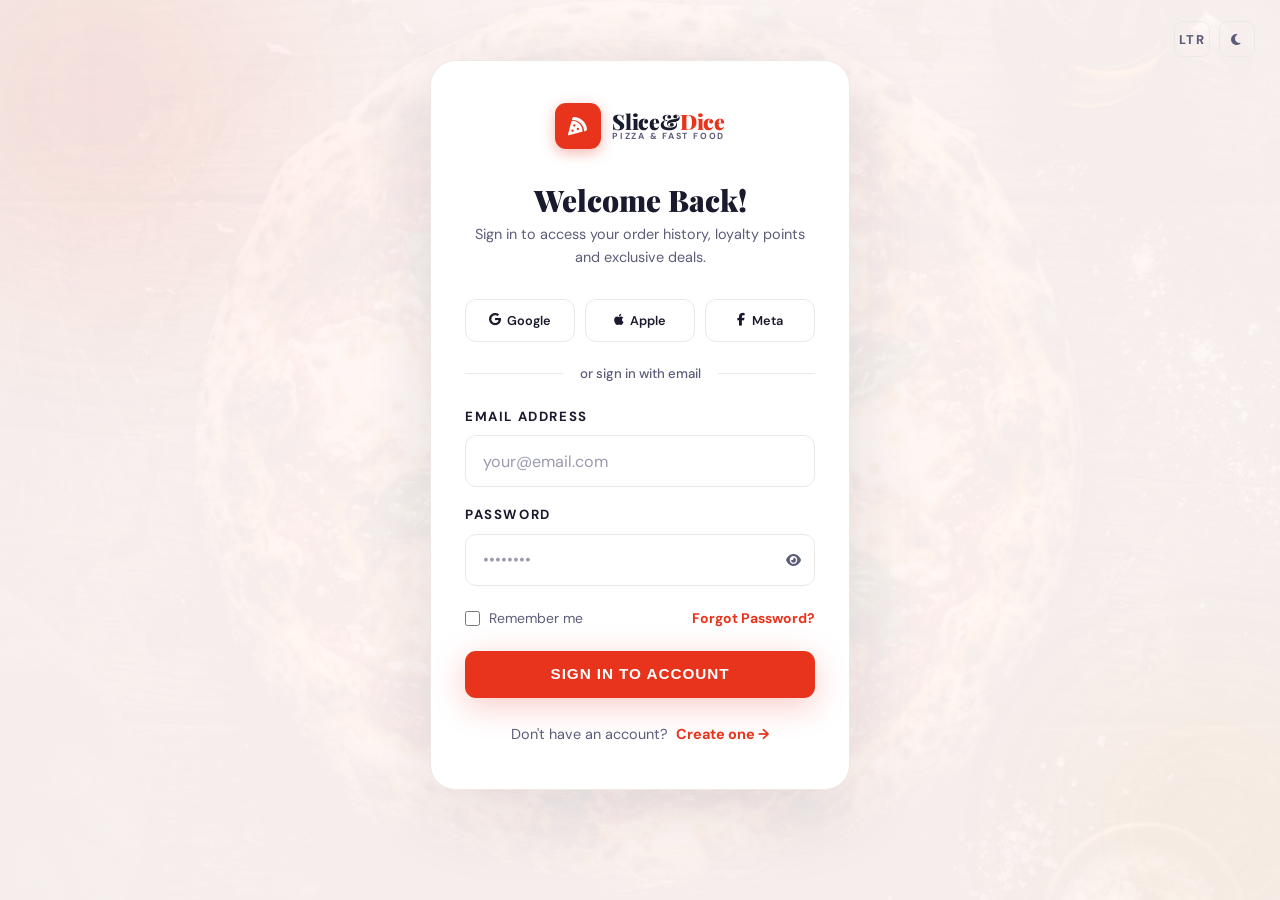
<file: login.html>
<!DOCTYPE html>
<html lang="en" id="root-html">
<head>
  <meta charset="UTF-8">
  <meta name="viewport" content="width=device-width, initial-scale=1.0">
  <meta name="description" content="Sign in to your Slice & Dice account to access order history, loyalty rewards, and exclusive deals.">
  <title>Sign In | Slice & Dice — Pizza & Fast Food</title>
  <link rel="icon" type="image/svg+xml" href="favicon.svg">
  <link rel="stylesheet" href="https://cdnjs.cloudflare.com/ajax/libs/font-awesome/6.5.1/css/all.min.css">
  <link rel="preconnect" href="https://fonts.googleapis.com">
  <link href="https://fonts.googleapis.com/css2?family=Playfair+Display:wght@400;700;900&family=DM+Sans:wght@400;500;600;700;800&display=swap" rel="stylesheet">
  <link rel="stylesheet" href="style.css">
</head>
<body style="min-height:100svh;display:flex;flex-direction:column;align-items:center;justify-content:flex-start;position:relative;background:var(--bg-alt);overflow-x:clip;padding:2rem 1.25rem 1.5rem;box-sizing:border-box;">

  <!-- Background orbs -->
  <div class="auth-bg-orb-1"></div>
  <div class="auth-bg-orb-2"></div>
  <!-- Subtle food bg -->
  <div style="position:fixed;inset:0;z-index:0;overflow:hidden;pointer-events:none;">
    <img src="assets/images/hero_pizza.png" alt="" style="width:100%;height:100%;object-fit:cover;opacity:0.04;">
  </div>

  <!-- Top-right controls -->
  <div class="auth-top-controls">
    <button id="login-dir-btn" onclick="toggleDir()" class="nav-icon-btn" title="Toggle Direction">LTR</button>
    <button onclick="toggleTheme()" class="nav-icon-btn" aria-label="Toggle theme">
      <span id="login-theme-icon">
        <i class="fa-solid fa-moon"></i>
      </span>
    </button>
  </div>

  <!-- Card -->
  <div style="position:relative;z-index:10;width:100%;max-width:420px;margin:0 auto;padding:1.5rem 0;">
    <div class="auth-card">

      <!-- Logo -->
      <a href="index.html" class="logo-bounce" style="display:flex;align-items:center;justify-content:center;gap:0.65rem;margin-bottom:2rem;text-decoration:none;" aria-label="Slice & Dice Home">
        <div class="nav-logo-icon" style="width:46px;height:46px;">
          <i class="fa-solid fa-pizza-slice"></i>
        </div>
        <div style="display:flex;flex-direction:column;line-height:1;">
          <span class="nav-logo-name" style="font-size:1.25rem;">Slice&amp;<span>Dice</span></span>
          <span style="font-size:0.52rem;font-weight:700;letter-spacing:0.2em;text-transform:uppercase;color:var(--text-muted);">Pizza &amp; Fast Food</span>
        </div>
      </a>

      <h1 style="font-family:'Playfair Display',serif;font-size:1.75rem;font-weight:900;text-align:center;margin-bottom:0.35rem;">Welcome Back!</h1>
      <p style="text-align:center;font-size:0.85rem;color:var(--text-muted);margin-bottom:1.75rem;line-height:1.6;">Sign in to access your order history, loyalty points and exclusive deals.</p>

      <!-- Social Login -->
      <div style="display:grid;grid-template-columns:repeat(3,1fr);gap:0.6rem;margin-bottom:1.25rem;direction:ltr;">
        <button style="display:flex;align-items:center;justify-content:center;gap:0.4rem;padding:0.7rem;border:1.5px solid var(--border-lt);border-radius:0.65rem;background:none;cursor:pointer;font-size:0.75rem;font-weight:600;color:var(--text-base);font-family:'DM Sans',sans-serif;transition:background 0.2s,border-color 0.2s;" onmouseover="this.style.background='var(--bg-alt)'" onmouseout="this.style.background='none'">
          <i class="fa-brands fa-google"></i>
          Google
        </button>
        <button style="display:flex;align-items:center;justify-content:center;gap:0.4rem;padding:0.7rem;border:1.5px solid var(--border-lt);border-radius:0.65rem;background:none;cursor:pointer;font-size:0.75rem;font-weight:600;color:var(--text-base);font-family:'DM Sans',sans-serif;transition:background 0.2s,border-color 0.2s;" onmouseover="this.style.background='var(--bg-alt)'" onmouseout="this.style.background='none'">
          <i class="fa-brands fa-apple"></i>
          Apple
        </button>
        <button style="display:flex;align-items:center;justify-content:center;gap:0.4rem;padding:0.7rem;border:1.5px solid var(--border-lt);border-radius:0.65rem;background:none;cursor:pointer;font-size:0.75rem;font-weight:600;color:var(--text-base);font-family:'DM Sans',sans-serif;transition:background 0.2s,border-color 0.2s;" onmouseover="this.style.background='var(--bg-alt)'" onmouseout="this.style.background='none'">
          <i class="fa-brands fa-facebook-f"></i>
          Meta
        </button>
      </div>

      <div style="display:flex;align-items:center;gap:1rem;margin-bottom:1.25rem;">
        <div style="height:1px;background:var(--border-lt);flex:1;"></div>
        <span style="font-size:0.78rem;color:var(--text-muted);font-weight:500;">or sign in with email</span>
        <div style="height:1px;background:var(--border-lt);flex:1;"></div>
      </div>

      <!-- Form -->
      <form onsubmit="event.preventDefault();window.location.href='index.html';" style="display:flex;flex-direction:column;gap:1rem;">
        <div>
          <label for="login-email" class="form-label">Email Address</label>
          <input type="email" id="login-email" class="form-input" placeholder="your@email.com" required>
        </div>
        <div>
          <label for="login-password" class="form-label">Password</label>
          <div style="position:relative;">
            <input type="password" id="login-password" class="form-input" placeholder="••••••••" required style="padding-right:3rem;">
            <button type="button" onclick="togglePwd('login-password','login-eye')" class="password-toggle-btn" style="position:absolute;right:0.85rem;top:50%;transform:translateY(-50%);background:none;border:none;cursor:pointer;color:var(--text-muted);display:flex;align-items:center;justify-content:center;" aria-label="Toggle password visibility">
              <span id="login-eye">
                <i class="fa-solid fa-eye"></i>
              </span>
            </button>
          </div>
        </div>
        <div style="display:flex;align-items:center;justify-content:space-between;margin-top:0.25rem;">
          <label style="display:flex;align-items:center;gap:0.5rem;cursor:pointer;font-size:0.82rem;color:var(--text-muted);">
            <input type="checkbox" id="remember-me" style="accent-color:var(--primary);width:15px;height:15px;border-radius:3px;">
            Remember me
          </label>
          <a href="#" style="font-size:0.82rem;font-weight:700;color:var(--primary);">Forgot Password?</a>
        </div>
        <button type="submit" class="btn-primary" style="width:100%;justify-content:center;margin-top:0.25rem;">Sign In to Account</button>
      </form>

      <p style="text-align:center;font-size:0.85rem;color:var(--text-muted);margin-top:1.5rem;">
        Don't have an account?
        <a href="signup.html" style="color:var(--primary);font-weight:700;margin-left:0.2rem;">Create one →</a>
      </p>

    </div>
  </div>

  <script src="components.js"></script>
  <script>
    const t = localStorage.getItem('sd_theme');
    const prefersDark = window.matchMedia('(prefers-color-scheme: dark)').matches;
    const isDark = t === 'dark' || (!t && prefersDark);
    if (isDark) document.documentElement.classList.add('dark');
    if (typeof updateThemeIcons === 'function') updateThemeIcons(isDark);
    const d = localStorage.getItem('sd_dir') || 'ltr';
    document.documentElement.setAttribute('dir', d);
    const b = document.getElementById('login-dir-btn');
    if (b) b.textContent = d.toUpperCase();
  </script>
  <style>
    .dark-invert { color: #fff; }
    .dark .dark-invert { color: #fff; }
    body:not(.dark) .dark-invert { color: var(--secondary); }
  </style>
</body>
</html>
</file>
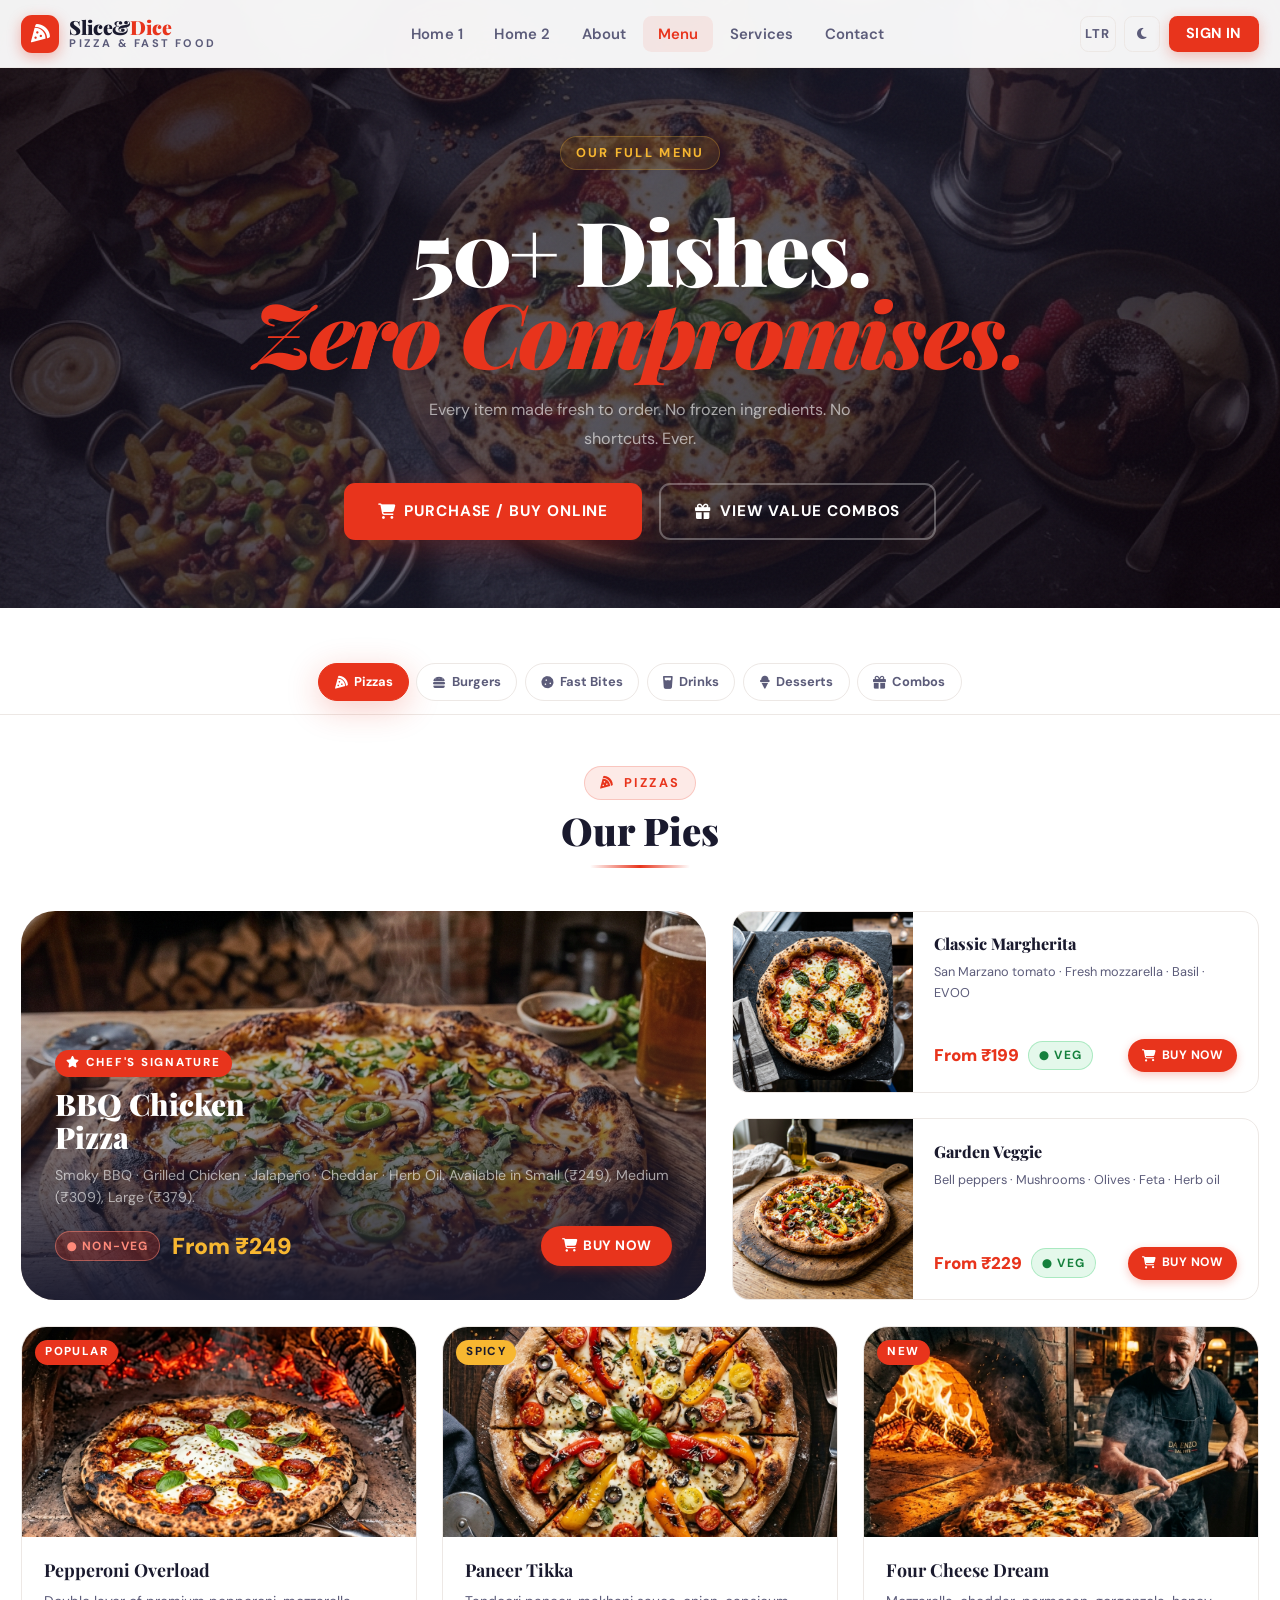
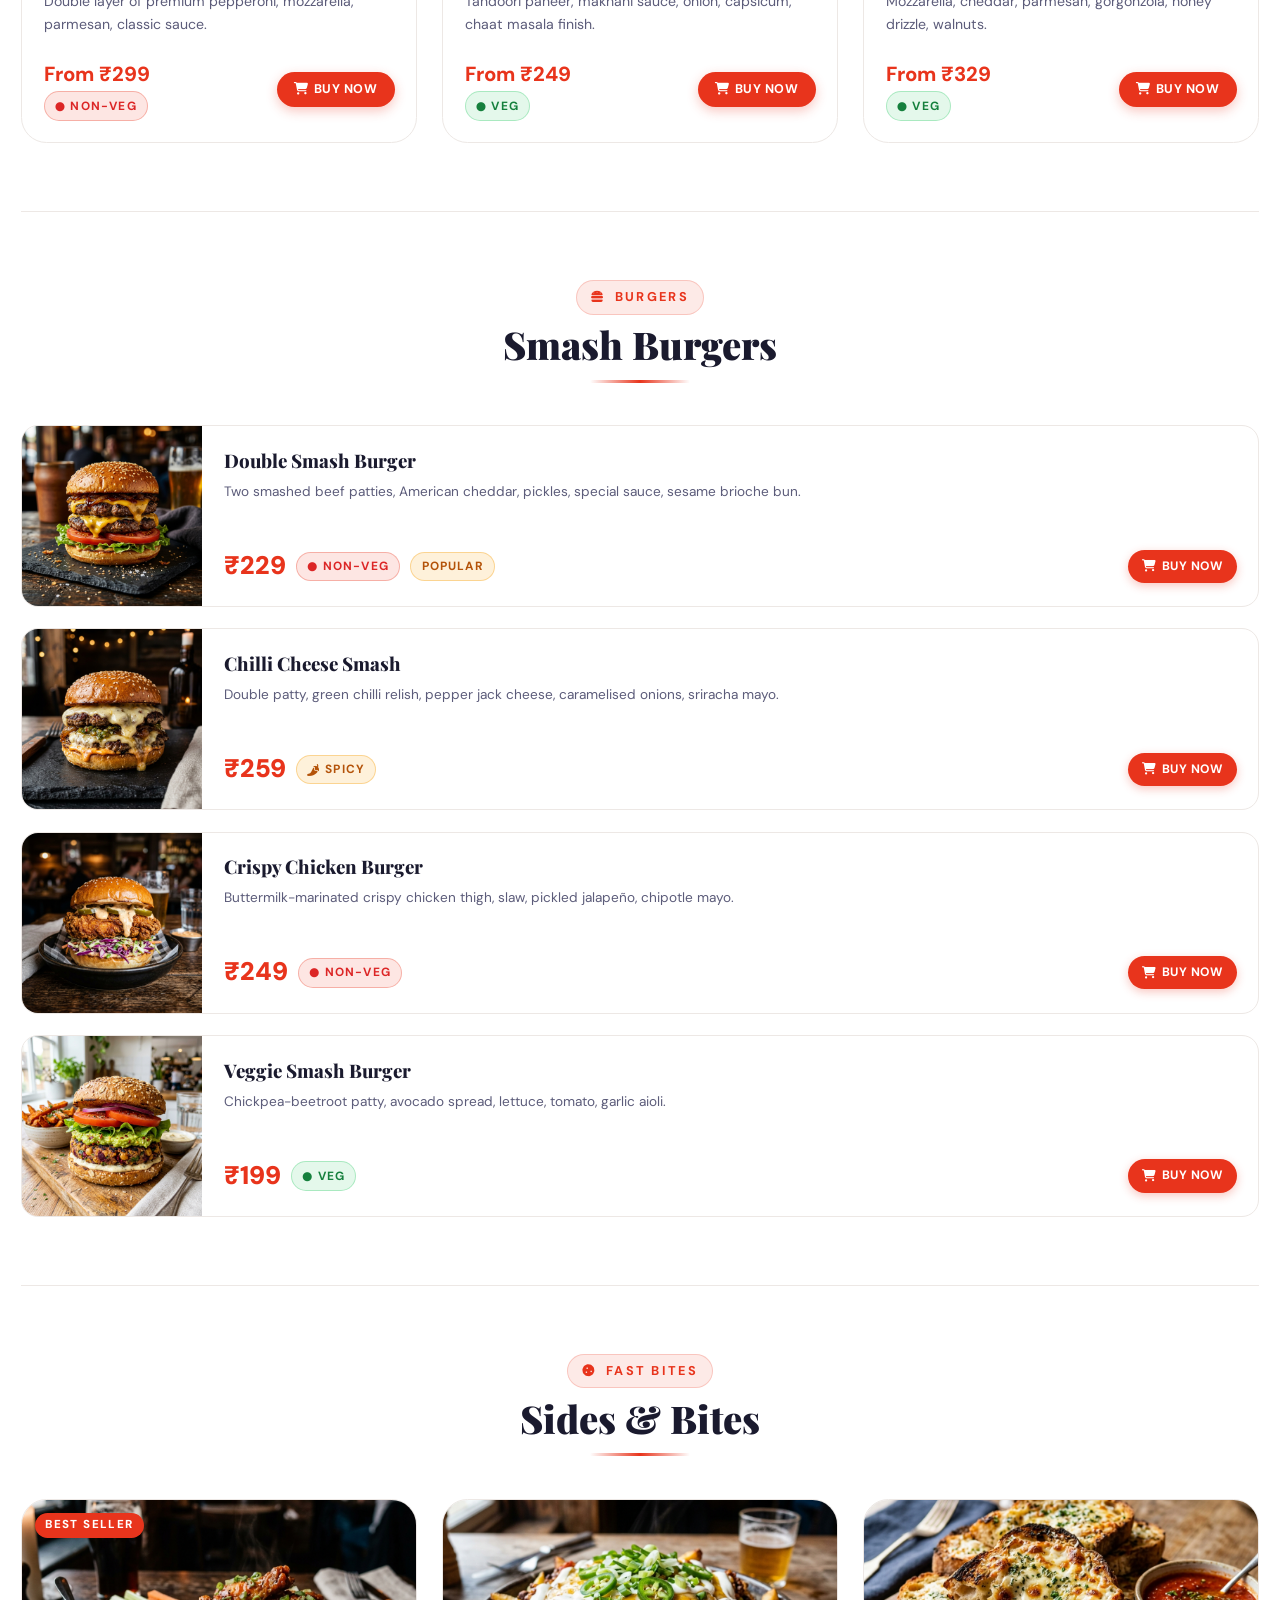
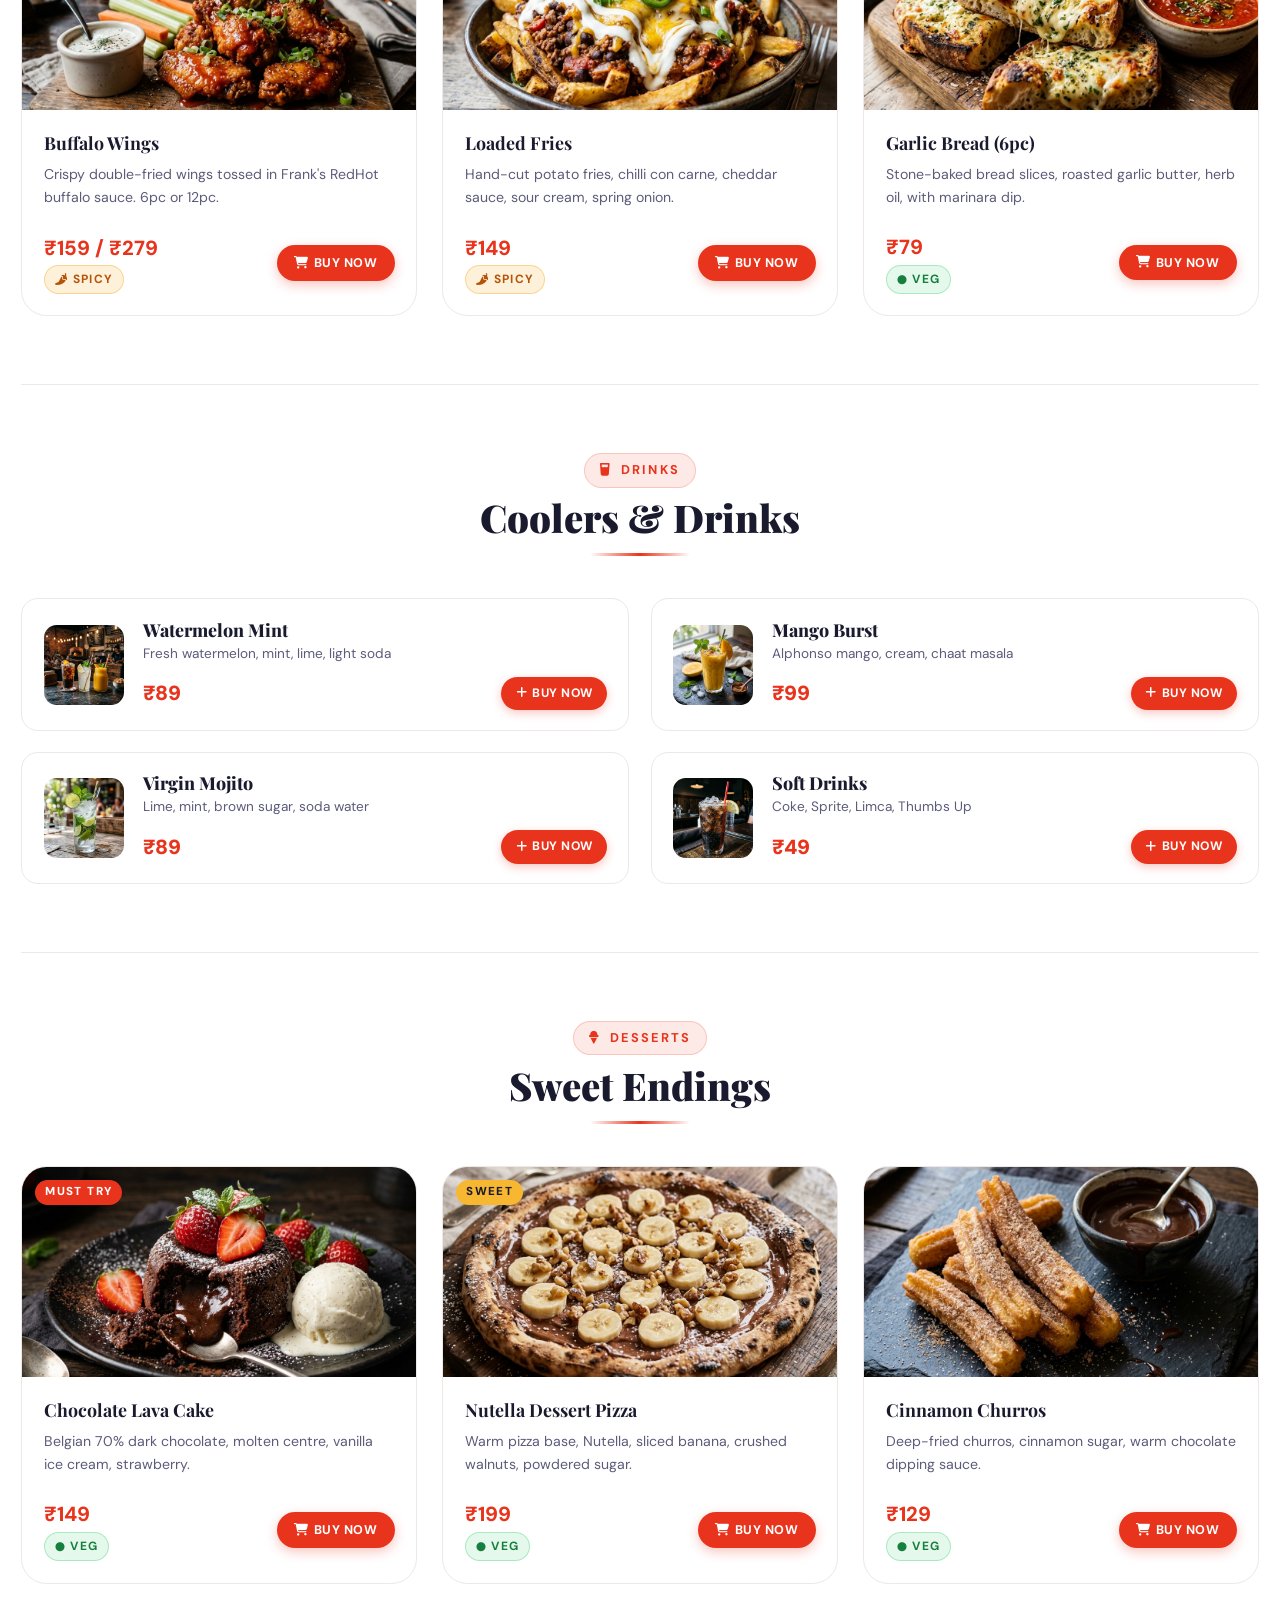
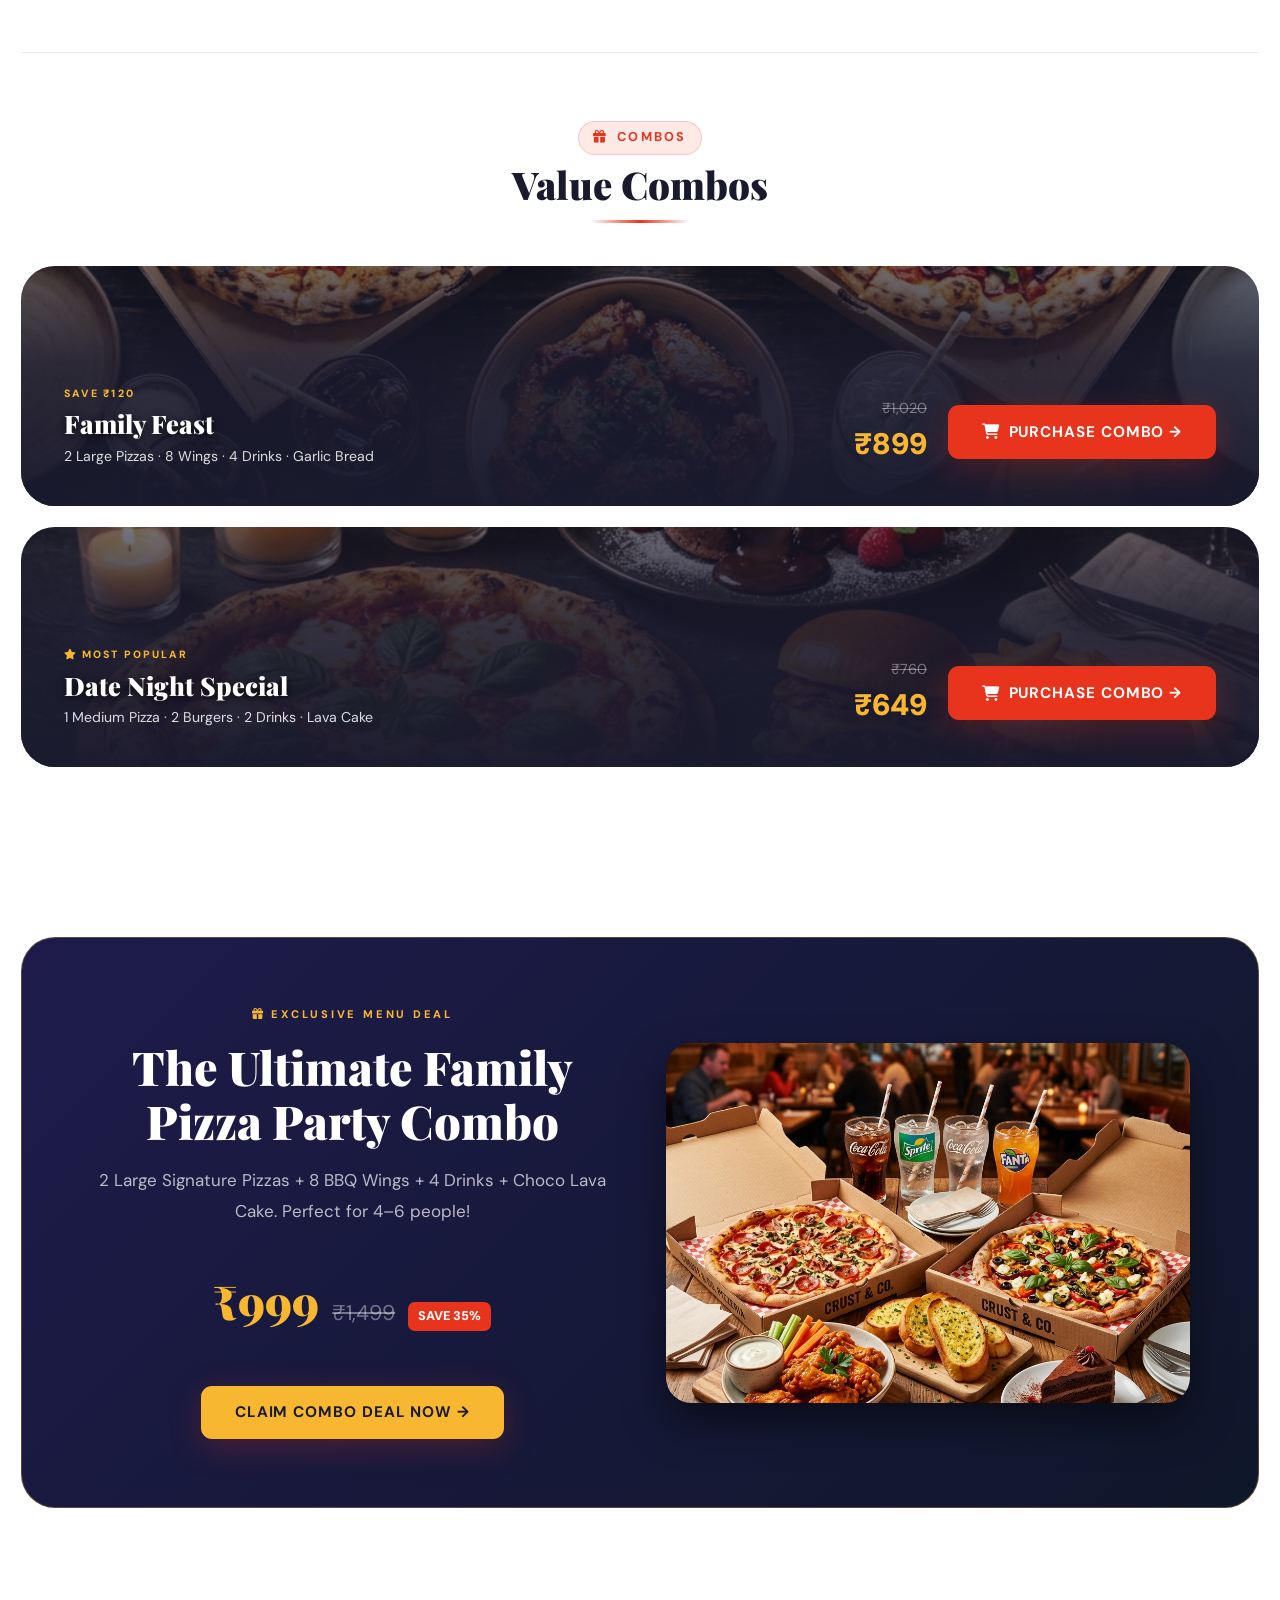
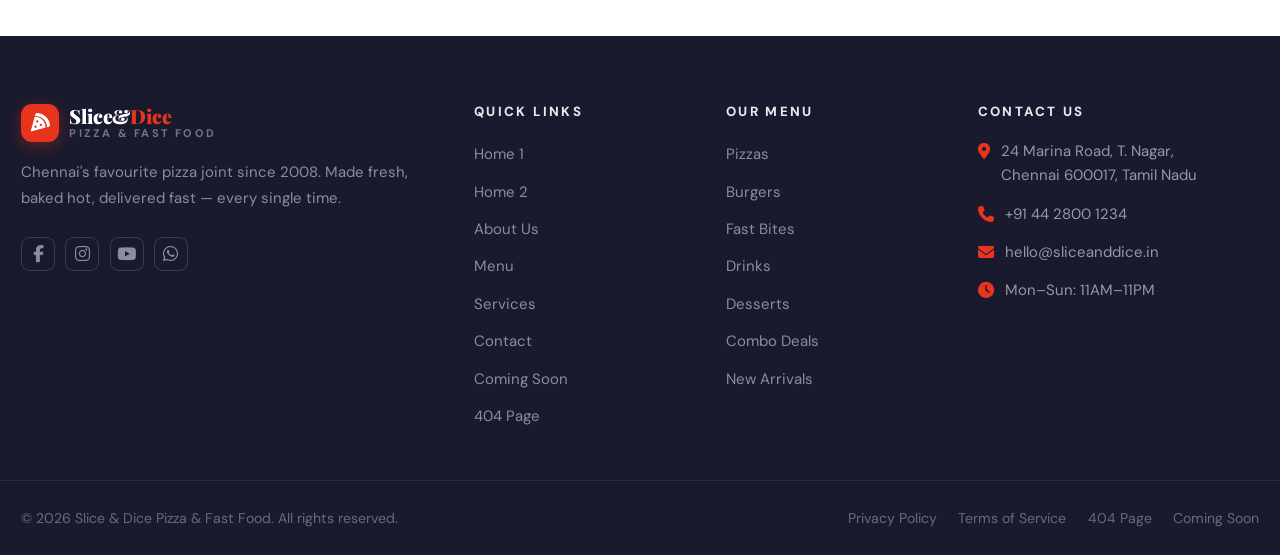
<file: menu.html>
<!DOCTYPE html>
<html lang="en" id="root-html">
<head>
  <meta charset="UTF-8">
  <meta name="viewport" content="width=device-width, initial-scale=1.0">
  <meta name="description" content="Slice & Dice full menu — Pizzas, Burgers, Bites, Drinks and Desserts. Fresh, made-to-order, in Chennai's favourite pizza restaurant.">
  <title>Menu | Slice & Dice — Pizza & Fast Food Restaurant</title>
  <link rel="icon" type="image/svg+xml" href="favicon.svg">
  <link rel="stylesheet" href="https://cdnjs.cloudflare.com/ajax/libs/font-awesome/6.5.1/css/all.min.css">
  <link rel="preconnect" href="https://fonts.googleapis.com">
  <link href="https://fonts.googleapis.com/css2?family=Playfair+Display:ital,wght@0,400;0,700;0,900;1,700&family=DM+Sans:wght@300;400;500;600;700;800&display=swap" rel="stylesheet">
  <link rel="stylesheet" href="style.css">
  <style>
    /* ── STICKY PILL TAB NAV ── */
    .menu-nav-wrap {
      position: sticky; top: 68px; z-index: 100;
      background: var(--bg-light);
      border-bottom: 1px solid var(--border-lt);
      padding: 0.75rem 0;
      transition: background var(--transition);
    }
    .dark .menu-nav-wrap { background: var(--bg-dark); border-color: var(--border-dk); }
    .menu-nav-inner {
      max-width: 1280px; margin: 0 auto; padding: 0 1.25rem;
      display: flex; gap: 0.45rem; flex-wrap: wrap; justify-content: center;
    }
    .menu-nav-pill {
      display: inline-flex; align-items: center; gap: 0.35rem;
      padding: 0.45rem 0.9rem;
      border-radius: 99px;
      font-size: 0.76rem; font-weight: 700;
      color: var(--text-muted);
      border: 1.5px solid var(--border-lt);
      background: var(--bg-light);
      cursor: pointer; white-space: nowrap;
      transition: all var(--transition); text-decoration: none;
    }
    .dark .menu-nav-pill { background: var(--bg-dark-card); border-color: var(--border-dk); color: #9A9AB0; }
    .menu-nav-pill:hover { color: var(--primary); border-color: var(--primary); background: rgba(232,52,28,0.06); }
    .menu-nav-pill.active { background: var(--primary); color: #fff; border-color: var(--primary); box-shadow: var(--shadow-red); }

    /* ── SECTION ANCHOR MARKER ── */
    .menu-section-divider, section[id] {
      scroll-margin-top: 140px;
      display: flex;
      flex-direction: column;
      align-items: center;
      text-align: center;
      gap: 0.5rem;
      margin-bottom: 2.5rem;
    }
    .menu-section-divider .section-label {
      align-self: center !important;
      margin: 0 auto;
    }
    .menu-section-divider h2 {
      font-size: clamp(1.6rem, 3.5vw, 2.25rem);
      font-weight: 900;
      margin-bottom: 0;
      text-align: center;
      white-space: normal;
    }
    .menu-section-line {
      width: 100px;
      height: 3px;
      margin: 0.25rem auto 0;
      border-radius: 99px;
      background: linear-gradient(to right, transparent, var(--primary), transparent);
    }

    /* ── FULL-BLEED COMBO FEATURE ── */
    .menu-combo-feature {
      position: relative; border-radius: var(--radius-xl); overflow: hidden;
      min-height: 240px; display: flex; align-items: flex-end;
      background: var(--secondary);
    }
    .menu-combo-feature img { position: absolute; inset: 0; width: 100%; height: 100%; object-fit: cover; opacity: 0.4; transition: transform 0.5s; }
    .menu-combo-feature:hover img { transform: scale(1.04); }
    .menu-combo-feature-overlay {
      position: absolute; inset: 0;
      background: linear-gradient(to top, rgba(26,26,46,0.97) 0%, rgba(26,26,46,0.7) 60%, transparent 100%);
    }
    .menu-combo-feature-content {
      position: relative; z-index: 1; padding: 2.25rem 2.5rem; color: #fff; width: 100%; box-sizing: border-box;
    }
    .menu-combo-feature-content h3 { color: #ffffff !important; text-shadow: 0 2px 8px rgba(0,0,0,0.8); }
    .menu-combo-feature-content p { color: rgba(255,255,255,0.85) !important; }
    .menu-combo-grid {
      display: flex; align-items: flex-end; justify-content: space-between; flex-wrap: wrap; gap: 1.25rem; width: 100%;
    }
    .menu-combo-info { flex: 1 1 260px; min-width: 0; }
    .menu-combo-action { display: flex; align-items: center; gap: 1.25rem; flex-wrap: wrap; }
    .menu-combo-price-wrap { text-align: right; }

    /* ── PRICE LARGE ── */
    .menu-price-lg {
      font-size: 1.5rem; font-weight: 900; color: var(--primary);
      font-family: 'DM Sans', sans-serif;
    }

    /* ── DRINK TILE ── */
    .drinks-grid {
      display: grid;
      grid-template-columns: repeat(2, 1fr);
      gap: 1.25rem;
    }
    .drink-tile {
      display: grid;
      grid-template-columns: 80px 1fr;
      gap: 1.15rem;
      align-items: center;
      background: var(--bg-light);
      border: 1px solid var(--border-lt);
      border-radius: var(--radius-card);
      padding: 1.15rem 1.25rem;
      transition: border-color var(--transition), box-shadow var(--transition), transform var(--transition);
      min-width: 0;
    }
    .dark .drink-tile {
      background: var(--bg-dark-card);
      border-color: var(--border-dk);
    }
    .drink-tile:hover {
      border-color: var(--primary);
      box-shadow: var(--shadow-red);
      transform: translateY(-2px);
    }
    .drink-img-sm {
      width: 80px;
      height: 80px;
      border-radius: 0.75rem;
      object-fit: cover;
      display: block;
      flex-shrink: 0;
    }
    .drink-tile-body {
      display: flex;
      flex-direction: column;
      justify-content: space-between;
      min-width: 0;
      gap: 0.35rem;
    }
    .drink-tile-title {
      font-family: 'Playfair Display', serif;
      font-size: 1.05rem;
      font-weight: 800;
      color: var(--text-base);
      line-height: 1.25;
      margin-bottom: 0.15rem;
    }
    .drink-tile-desc {
      font-size: 0.8rem;
      color: var(--text-muted);
      line-height: 1.5;
    }
    .drink-tile-footer {
      display: flex;
      align-items: center;
      justify-content: space-between;
      gap: 0.75rem;
      margin-top: 0.4rem;
      flex-wrap: wrap;
    }
    .drink-tile-price {
      font-size: 1.2rem;
      font-weight: 900;
      color: var(--primary);
      font-family: 'DM Sans', sans-serif;
      line-height: 1;
    }

    @media (max-width: 768px) {
      .drinks-grid {
        grid-template-columns: 1fr;
        gap: 1rem;
      }
      .drink-tile {
        grid-template-columns: 75px 1fr;
        padding: 1rem 1.15rem;
        gap: 1rem;
      }
      .drink-img-sm {
        width: 75px;
        height: 75px;
      }
      .menu-combo-feature { min-height: auto; }
      .menu-combo-feature-content { padding: 1.65rem 1.4rem; }
      .menu-combo-action { width: 100%; justify-content: space-between; gap: 1rem; }
      .menu-combo-price-wrap { text-align: left; }
      .menu-nav-inner { gap: 0.35rem; padding: 0 0.5rem; }
      .menu-nav-pill { font-size: 0.72rem; padding: 0.4rem 0.75rem; }
      .menu-section-divider { margin-bottom: 1.75rem; }
      .menu-section-divider h2 { font-size: 1.5rem !important; }
      .menu-section-line { width: 80px; }
    }
    @media (max-width: 480px) {
      .menu-combo-feature-content { padding: 1.25rem 1rem; }
      .menu-combo-feature-content h3 { font-size: 1.3rem !important; margin-bottom: 0.25rem !important; }
      .menu-combo-feature-content p { font-size: 0.78rem !important; line-height: 1.5 !important; }
      .menu-combo-action {
        width: 100%;
        display: flex;
        align-items: center;
        justify-content: space-between;
        gap: 0.75rem;
      }
      .menu-combo-action .btn-primary {
        padding: 0.55rem 0.95rem;
        font-size: 0.76rem;
      }
      .menu-combo-price-wrap div[style*="font-size:1.75rem"] {
        font-size: 1.4rem !important;
      }
    }
    @media (max-width: 420px) {
      .drink-tile {
        grid-template-columns: 64px 1fr;
        padding: 0.85rem 1rem;
        gap: 0.85rem;
      }
      .drink-img-sm {
        width: 64px;
        height: 64px;
      }
      .drink-tile-title { font-size: 0.98rem; }
      .drink-tile-desc { font-size: 0.75rem; }
    }
    @media (max-width: 360px) {
      .menu-combo-feature-content { padding: 1rem 0.85rem; }
      .menu-combo-feature-content h3 { font-size: 1.2rem !important; }
      .menu-combo-action {
        flex-direction: column;
        align-items: stretch;
        gap: 0.65rem;
      }
      .menu-combo-price-wrap {
        display: flex;
        align-items: baseline;
        gap: 0.5rem;
      }
      .menu-combo-action .btn-primary {
        width: 100%;
        justify-content: center;
        text-align: center;
        padding: 0.6rem 0.85rem;
        font-size: 0.76rem;
      }
      .menu-nav-inner { gap: 0.25rem; padding: 0 0.25rem; }
      .menu-nav-pill { font-size: 0.68rem; padding: 0.35rem 0.65rem; }
      .menu-section-divider h2 { font-size: 1.35rem !important; }
    }
  </style>
</head>
<body>
<div id="main-nav"></div>

<!-- ══════════════════════════════════════════════════════════
     ① PAGE HERO — Bold type on dark
══════════════════════════════════════════════════════════ -->
<section style="padding:calc(68px + 4rem) 0 4rem;position:relative;overflow:hidden;min-height:420px;display:flex;align-items:center;" id="menu-hero">
  <!-- Banner background image -->
  <img src="assets/images/menu_hero_banner.png" alt="Menu banner food spread"
       style="position:absolute;inset:0;width:100%;height:100%;object-fit:cover;object-position:center;display:block;">
  <!-- Dark gradient overlay for text readability -->
  <div style="position:absolute;inset:0;background:linear-gradient(135deg,rgba(10,0,8,0.88) 0%,rgba(26,26,46,0.72) 50%,rgba(10,0,8,0.85) 100%);"></div>
  <div class="noise-overlay"></div>
  <div class="container" style="position:relative;z-index:2;text-align:center;width:100%;">
    <div class="animate-fade-in">
      <div class="section-label mx-auto" style="color:var(--accent);background:rgba(247,183,49,0.12);border-color:rgba(247,183,49,0.25);">Our Full Menu</div>
      <h1 style="font-family:'Playfair Display',serif;font-size:clamp(2.5rem,7vw,5.5rem);font-weight:900;color:#fff;line-height:0.92;letter-spacing:-0.03em;margin:1.25rem 0;">
        50+ Dishes.<br><em style="font-style:italic;color:var(--primary);">Zero Compromises.</em>
      </h1>
      <p style="font-size:0.95rem;color:rgba(255,255,255,0.6);max-width:460px;margin:0 auto 1.75rem;line-height:1.8;">Every item made fresh to order. No frozen ingredients. No shortcuts. Ever.</p>
      <div style="display:flex;gap:1rem;justify-content:center;flex-wrap:wrap;">
        <a href="contact.html" class="btn-primary" id="menu-hero-buy-btn">
          <i class="fa-solid fa-cart-shopping"></i> Purchase / Buy Online
        </a>
        <a href="#section-combos" class="btn-secondary" style="color:#fff;border-color:rgba(255,255,255,0.3);">
          <i class="fa-solid fa-gift"></i> View Value Combos
        </a>
      </div>
    </div>
  </div>
</section>

<!-- ══════════════════════════════════════════════════════════
     ② STICKY PILL NAVIGATION
══════════════════════════════════════════════════════════ -->
<div class="menu-nav-wrap" id="menu-nav-sticky">
  <div class="menu-nav-inner">
    <a href="#section-pizza" class="menu-nav-pill active" id="pill-pizza"><i class="fa-solid fa-pizza-slice"></i> Pizzas</a>
    <a href="#section-burger" class="menu-nav-pill" id="pill-burger"><i class="fa-solid fa-burger"></i> Burgers</a>
    <a href="#section-bites" class="menu-nav-pill" id="pill-bites"><i class="fa-solid fa-cookie"></i> Fast Bites</a>
    <a href="#section-drinks" class="menu-nav-pill" id="pill-drinks"><i class="fa-solid fa-glass-water"></i> Drinks</a>
    <a href="#section-desserts" class="menu-nav-pill" id="pill-desserts"><i class="fa-solid fa-ice-cream"></i> Desserts</a>
    <a href="#section-combos" class="menu-nav-pill" id="pill-combos"><i class="fa-solid fa-gift"></i> Combos</a>
  </div>
</div>

<div class="container" style="padding-top:3rem;padding-bottom:5rem;">

  <!-- ══════ PIZZAS ══════ -->
  <div style="scroll-margin-top:140px;" id="section-pizza">
    <div class="menu-section-divider reveal">
      <span class="section-label" style="white-space:nowrap;"><i class="fa-solid fa-pizza-slice"></i> Pizzas</span>
      <h2>Our Pies</h2>
      <div class="menu-section-line"></div>
    </div>

    <!-- Feature first (1 large + stacked 2 on right) -->
    <div class="menu-feature-row reveal" style="margin-bottom:0;">
      <div class="menu-feature-card">
        <img src="assets/images/menu_bbq_pizza_card.png" alt="BBQ Chicken Pizza — Chef's Signature">
        <div class="bento-overlay"></div>
        <div class="bento-content">
          <span class="bento-tag"><i class="fa-solid fa-star"></i> Chef's Signature</span>
          <div class="bento-title" style="font-size:1.75rem;">BBQ Chicken<br>Pizza</div>
          <p style="font-size:0.83rem;color:rgba(255,255,255,0.6);margin:0.6rem 0 1rem;line-height:1.6;">Smoky BBQ · Grilled Chicken · Jalapeño · Cheddar · Herb Oil. Available in Small (₹249), Medium (₹309), Large (₹379).</p>
          <div style="display:flex;align-items:center;justify-content:space-between;gap:1rem;flex-wrap:wrap;">
            <div style="display:flex;align-items:center;gap:0.75rem;">
              <span class="food-card-badge badge-nonveg">● Non-Veg</span>
              <span style="font-size:1.35rem;font-weight:900;color:var(--accent);">From ₹249</span>
            </div>
            <a href="contact.html" class="food-order-btn" style="padding:0.55rem 1.2rem;font-size:0.8rem;">
              <i class="fa-solid fa-cart-shopping"></i> Buy Now
            </a>
          </div>
        </div>
      </div>
      <div class="menu-stacked-col">
        <div class="menu-horiz-card">
          <img src="assets/images/menu_margherita_card.png" alt="Classic Margherita" class="menu-horiz-img">
          <div class="menu-horiz-body">
            <div>
              <div style="font-family:'Playfair Display',serif;font-size:0.95rem;font-weight:800;margin-bottom:0.3rem;">Classic Margherita</div>
              <div style="font-size:0.75rem;color:var(--text-muted);line-height:1.6;">San Marzano tomato · Fresh mozzarella · Basil · EVOO</div>
            </div>
            <div class="menu-horiz-footer">
              <div style="display:flex;align-items:center;gap:0.5rem;">
                <span style="font-size:1rem;font-weight:900;color:var(--primary);">From ₹199</span>
                <span class="food-card-badge badge-veg">● Veg</span>
              </div>
              <a href="contact.html" class="food-order-btn-sm"><i class="fa-solid fa-cart-shopping"></i> Buy Now</a>
            </div>
          </div>
        </div>
        <div class="menu-horiz-card">
          <img src="assets/images/menu_garden_veggie_card.png" alt="Garden Veggie Pizza" class="menu-horiz-img">
          <div class="menu-horiz-body">
            <div>
              <div style="font-family:'Playfair Display',serif;font-size:0.95rem;font-weight:800;margin-bottom:0.3rem;">Garden Veggie</div>
              <div style="font-size:0.75rem;color:var(--text-muted);line-height:1.6;">Bell peppers · Mushrooms · Olives · Feta · Herb oil</div>
            </div>
            <div class="menu-horiz-footer">
              <div style="display:flex;align-items:center;gap:0.5rem;">
                <span style="font-size:1rem;font-weight:900;color:var(--primary);">From ₹229</span>
                <span class="food-card-badge badge-veg">● Veg</span>
              </div>
              <a href="contact.html" class="food-order-btn-sm"><i class="fa-solid fa-cart-shopping"></i> Buy Now</a>
            </div>
          </div>
        </div>
      </div>
    </div>

    <!-- Standard grid for remaining pizzas -->
    <div class="grid-3 stagger-container" style="margin-top:1.5rem;">
      <div class="food-card stagger-item">
        <div class="food-card-img-wrap">
          <img src="assets/images/cta_pizza.png" alt="Pepperoni Overload" class="food-card-img">
          <span class="food-card-tag">Popular</span>
        </div>
        <div class="food-card-body">
          <div class="food-card-title">Pepperoni Overload</div>
          <div class="food-card-desc">Double layer of premium pepperoni, mozzarella, parmesan, classic sauce.</div>
          <div class="food-card-footer">
            <div>
              <div class="food-card-price">From ₹299</div>
              <span class="food-card-badge badge-nonveg">● Non-Veg</span>
            </div>
            <a href="contact.html" class="food-order-btn"><i class="fa-solid fa-cart-shopping"></i> Buy Now</a>
          </div>
        </div>
      </div>
      <div class="food-card stagger-item">
        <div class="food-card-img-wrap">
          <img src="assets/images/menu_veggie_pizza.png" alt="Paneer Tikka Pizza" class="food-card-img">
          <span class="food-card-tag gold">Spicy</span>
        </div>
        <div class="food-card-body">
          <div class="food-card-title">Paneer Tikka</div>
          <div class="food-card-desc">Tandoori paneer, makhani sauce, onion, capsicum, chaat masala finish.</div>
          <div class="food-card-footer">
            <div>
              <div class="food-card-price">From ₹249</div>
              <span class="food-card-badge badge-veg">● Veg</span>
            </div>
            <a href="contact.html" class="food-order-btn"><i class="fa-solid fa-cart-shopping"></i> Buy Now</a>
          </div>
        </div>
      </div>
      <div class="food-card stagger-item">
        <div class="food-card-img-wrap">
          <img src="assets/images/hero_home2.png" alt="Four Cheese Pizza" class="food-card-img">
          <span class="food-card-tag">New</span>
        </div>
        <div class="food-card-body">
          <div class="food-card-title">Four Cheese Dream</div>
          <div class="food-card-desc">Mozzarella, cheddar, parmesan, gorgonzola, honey drizzle, walnuts.</div>
          <div class="food-card-footer">
            <div>
              <div class="food-card-price">From ₹329</div>
              <span class="food-card-badge badge-veg">● Veg</span>
            </div>
            <a href="contact.html" class="food-order-btn"><i class="fa-solid fa-cart-shopping"></i> Buy Now</a>
          </div>
        </div>
      </div>
    </div>
  </div>

  <hr class="divider" style="margin:4rem 0;">

  <!-- ══════ BURGERS ══════ -->
  <div style="scroll-margin-top:140px;" id="section-burger">
    <div class="menu-section-divider reveal">
      <span class="section-label" style="white-space:nowrap;"><i class="fa-solid fa-burger"></i> Burgers</span>
      <h2>Smash Burgers</h2>
      <div class="menu-section-line"></div>
    </div>
    <!-- All horizontal cards for burgers — different from pizza grid -->
    <div style="display:flex;flex-direction:column;gap:1.25rem;" class="stagger-container">
      <div class="menu-horiz-card stagger-item" style="min-height:130px;">
        <img src="assets/images/menu_burger.png" alt="Double Smash Burger" class="menu-horiz-img">
        <div class="menu-horiz-body">
          <div>
            <div style="font-family:'Playfair Display',serif;font-size:1.1rem;font-weight:800;margin-bottom:0.25rem;">Double Smash Burger</div>
            <div style="font-size:0.8rem;color:var(--text-muted);line-height:1.7;">Two smashed beef patties, American cheddar, pickles, special sauce, sesame brioche bun.</div>
          </div>
          <div class="menu-horiz-footer">
            <div style="display:flex;align-items:center;gap:0.6rem;flex-wrap:wrap;">
              <span class="menu-price-lg">₹229</span>
              <span class="food-card-badge badge-nonveg">● Non-Veg</span>
              <span class="food-card-badge badge-popular">Popular</span>
            </div>
            <a href="contact.html" class="food-order-btn-sm"><i class="fa-solid fa-cart-shopping"></i> Buy Now</a>
          </div>
        </div>
      </div>
      <div class="menu-horiz-card stagger-item" style="min-height:130px;">
        <img src="assets/images/menu_chilli_cheese_smash.png" alt="Chilli Cheese Smash" class="menu-horiz-img">
        <div class="menu-horiz-body">
          <div>
            <div style="font-family:'Playfair Display',serif;font-size:1.1rem;font-weight:800;margin-bottom:0.25rem;">Chilli Cheese Smash</div>
            <div style="font-size:0.8rem;color:var(--text-muted);line-height:1.7;">Double patty, green chilli relish, pepper jack cheese, caramelised onions, sriracha mayo.</div>
          </div>
          <div class="menu-horiz-footer">
            <div style="display:flex;align-items:center;gap:0.6rem;flex-wrap:wrap;">
              <span class="menu-price-lg">₹259</span>
              <span class="food-card-badge badge-hot"><i class="fa-solid fa-pepper-hot"></i> Spicy</span>
            </div>
            <a href="contact.html" class="food-order-btn-sm"><i class="fa-solid fa-cart-shopping"></i> Buy Now</a>
          </div>
        </div>
      </div>
      <div class="menu-horiz-card stagger-item" style="min-height:130px;">
        <img src="assets/images/menu_crispy_chicken_burger.png" alt="Crispy Chicken Burger" class="menu-horiz-img">
        <div class="menu-horiz-body">
          <div>
            <div style="font-family:'Playfair Display',serif;font-size:1.1rem;font-weight:800;margin-bottom:0.25rem;">Crispy Chicken Burger</div>
            <div style="font-size:0.8rem;color:var(--text-muted);line-height:1.7;">Buttermilk-marinated crispy chicken thigh, slaw, pickled jalapeño, chipotle mayo.</div>
          </div>
          <div class="menu-horiz-footer">
            <div style="display:flex;align-items:center;gap:0.6rem;flex-wrap:wrap;">
              <span class="menu-price-lg">₹249</span>
              <span class="food-card-badge badge-nonveg">● Non-Veg</span>
            </div>
            <a href="contact.html" class="food-order-btn-sm"><i class="fa-solid fa-cart-shopping"></i> Buy Now</a>
          </div>
        </div>
      </div>
      <div class="menu-horiz-card stagger-item" style="min-height:130px;">
        <img src="assets/images/menu_veggie_smash_burger.png" alt="Veggie Smash" class="menu-horiz-img">
        <div class="menu-horiz-body">
          <div>
            <div style="font-family:'Playfair Display',serif;font-size:1.1rem;font-weight:800;margin-bottom:0.25rem;">Veggie Smash Burger</div>
            <div style="font-size:0.8rem;color:var(--text-muted);line-height:1.7;">Chickpea-beetroot patty, avocado spread, lettuce, tomato, garlic aioli.</div>
          </div>
          <div class="menu-horiz-footer">
            <div style="display:flex;align-items:center;gap:0.6rem;flex-wrap:wrap;">
              <span class="menu-price-lg">₹199</span>
              <span class="food-card-badge badge-veg">● Veg</span>
            </div>
            <a href="contact.html" class="food-order-btn-sm"><i class="fa-solid fa-cart-shopping"></i> Buy Now</a>
          </div>
        </div>
      </div>
    </div>
  </div>

  <hr class="divider" style="margin:4rem 0;">

  <!-- ══════ FAST BITES ══════ -->
  <div style="scroll-margin-top:140px;" id="section-bites">
    <div class="menu-section-divider reveal">
      <span class="section-label" style="white-space:nowrap;"><i class="fa-solid fa-cookie"></i> Fast Bites</span>
      <h2>Sides &amp; Bites</h2>
      <div class="menu-section-line"></div>
    </div>
    <div class="grid-3 stagger-container">
      <div class="food-card stagger-item">
        <div class="food-card-img-wrap">
          <img src="assets/images/menu_buffalo_wings_spicy.png" alt="Buffalo Wings" class="food-card-img">
          <span class="food-card-tag">Best Seller</span>
        </div>
        <div class="food-card-body">
          <div class="food-card-title">Buffalo Wings</div>
          <div class="food-card-desc">Crispy double-fried wings tossed in Frank's RedHot buffalo sauce. 6pc or 12pc.</div>
          <div class="food-card-footer">
            <div>
              <div class="food-card-price">₹159 / ₹279</div>
              <span class="food-card-badge badge-hot"><i class="fa-solid fa-pepper-hot"></i> Spicy</span>
            </div>
            <a href="contact.html" class="food-order-btn"><i class="fa-solid fa-cart-shopping"></i> Buy Now</a>
          </div>
        </div>
      </div>
      <div class="food-card stagger-item">
        <div class="food-card-img-wrap">
          <img src="assets/images/menu_chilli_cheese_fries.png" alt="Loaded Fries" class="food-card-img">
        </div>
        <div class="food-card-body">
          <div class="food-card-title">Loaded Fries</div>
          <div class="food-card-desc">Hand-cut potato fries, chilli con carne, cheddar sauce, sour cream, spring onion.</div>
          <div class="food-card-footer">
            <div>
              <div class="food-card-price">₹149</div>
              <span class="food-card-badge badge-hot"><i class="fa-solid fa-pepper-hot"></i> Spicy</span>
            </div>
            <a href="contact.html" class="food-order-btn"><i class="fa-solid fa-cart-shopping"></i> Buy Now</a>
          </div>
        </div>
      </div>
      <div class="food-card stagger-item">
        <div class="food-card-img-wrap">
          <img src="assets/images/menu_garlic_bread_herb.png" alt="Garlic Bread" class="food-card-img">
        </div>
        <div class="food-card-body">
          <div class="food-card-title">Garlic Bread (6pc)</div>
          <div class="food-card-desc">Stone-baked bread slices, roasted garlic butter, herb oil, with marinara dip.</div>
          <div class="food-card-footer">
            <div>
              <div class="food-card-price">₹79</div>
              <span class="food-card-badge badge-veg">● Veg</span>
            </div>
            <a href="contact.html" class="food-order-btn"><i class="fa-solid fa-cart-shopping"></i> Buy Now</a>
          </div>
        </div>
      </div>
    </div>
  </div>

  <hr class="divider" style="margin:4rem 0;">

  <!-- ══════ DRINKS ══════ -->
  <div style="scroll-margin-top:140px;" id="section-drinks">
    <div class="menu-section-divider reveal">
      <span class="section-label" style="white-space:nowrap;"><i class="fa-solid fa-glass-water"></i> Drinks</span>
      <h2>Coolers &amp; Drinks</h2>
      <div class="menu-section-line"></div>
    </div>
    <!-- Tile layout — responsive grid -->
    <div class="drinks-grid stagger-container">
      <div class="drink-tile stagger-item">
        <img src="assets/images/menu_drinks.png" alt="Watermelon Mint Cooler" class="drink-img-sm">
        <div class="drink-tile-body">
          <div>
            <div class="drink-tile-title">Watermelon Mint</div>
            <div class="drink-tile-desc">Fresh watermelon, mint, lime, light soda</div>
          </div>
          <div class="drink-tile-footer">
            <span class="drink-tile-price">₹89</span>
            <a href="contact.html" class="food-order-btn-sm"><i class="fa-solid fa-plus"></i> Buy Now</a>
          </div>
        </div>
      </div>
      <div class="drink-tile stagger-item">
        <img src="assets/images/menu_drink_mango_burst.png" alt="Mango Burst" class="drink-img-sm">
        <div class="drink-tile-body">
          <div>
            <div class="drink-tile-title">Mango Burst</div>
            <div class="drink-tile-desc">Alphonso mango, cream, chaat masala</div>
          </div>
          <div class="drink-tile-footer">
            <span class="drink-tile-price">₹99</span>
            <a href="contact.html" class="food-order-btn-sm"><i class="fa-solid fa-plus"></i> Buy Now</a>
          </div>
        </div>
      </div>
      <div class="drink-tile stagger-item">
        <img src="assets/images/menu_drink_virgin_mojito.png" alt="Virgin Mojito" class="drink-img-sm">
        <div class="drink-tile-body">
          <div>
            <div class="drink-tile-title">Virgin Mojito</div>
            <div class="drink-tile-desc">Lime, mint, brown sugar, soda water</div>
          </div>
          <div class="drink-tile-footer">
            <span class="drink-tile-price">₹89</span>
            <a href="contact.html" class="food-order-btn-sm"><i class="fa-solid fa-plus"></i> Buy Now</a>
          </div>
        </div>
      </div>
      <div class="drink-tile stagger-item">
        <img src="assets/images/menu_drink_soft_drinks.png" alt="Classic Cola" class="drink-img-sm">
        <div class="drink-tile-body">
          <div>
            <div class="drink-tile-title">Soft Drinks</div>
            <div class="drink-tile-desc">Coke, Sprite, Limca, Thumbs Up</div>
          </div>
          <div class="drink-tile-footer">
            <span class="drink-tile-price">₹49</span>
            <a href="contact.html" class="food-order-btn-sm"><i class="fa-solid fa-plus"></i> Buy Now</a>
          </div>
        </div>
      </div>
    </div>
  </div>

  <hr class="divider" style="margin:4rem 0;">

  <!-- ══════ DESSERTS ══════ -->
  <div style="scroll-margin-top:140px;" id="section-desserts">
    <div class="menu-section-divider reveal">
      <span class="section-label" style="white-space:nowrap;"><i class="fa-solid fa-ice-cream"></i> Desserts</span>
      <h2>Sweet Endings</h2>
      <div class="menu-section-line"></div>
    </div>
    <div class="grid-3 stagger-container">
      <div class="food-card stagger-item">
        <div class="food-card-img-wrap">
          <img src="assets/images/menu_dessert.png" alt="Chocolate Lava Cake" class="food-card-img">
          <span class="food-card-tag">Must Try</span>
        </div>
        <div class="food-card-body">
          <div class="food-card-title">Chocolate Lava Cake</div>
          <div class="food-card-desc">Belgian 70% dark chocolate, molten centre, vanilla ice cream, strawberry.</div>
          <div class="food-card-footer">
            <div>
              <div class="food-card-price">₹149</div>
              <span class="food-card-badge badge-veg">● Veg</span>
            </div>
            <a href="contact.html" class="food-order-btn"><i class="fa-solid fa-cart-shopping"></i> Buy Now</a>
          </div>
        </div>
      </div>
      <div class="food-card stagger-item">
        <div class="food-card-img-wrap">
          <img src="assets/images/menu_dessert_nutella_pizza.png" alt="Nutella Pizza" class="food-card-img">
          <span class="food-card-tag gold">Sweet</span>
        </div>
        <div class="food-card-body">
          <div class="food-card-title">Nutella Dessert Pizza</div>
          <div class="food-card-desc">Warm pizza base, Nutella, sliced banana, crushed walnuts, powdered sugar.</div>
          <div class="food-card-footer">
            <div>
              <div class="food-card-price">₹199</div>
              <span class="food-card-badge badge-veg">● Veg</span>
            </div>
            <a href="contact.html" class="food-order-btn"><i class="fa-solid fa-cart-shopping"></i> Buy Now</a>
          </div>
        </div>
      </div>
      <div class="food-card stagger-item">
        <div class="food-card-img-wrap">
          <img src="assets/images/menu_dessert_churros.png" alt="Churros with Dip" class="food-card-img">
        </div>
        <div class="food-card-body">
          <div class="food-card-title">Cinnamon Churros</div>
          <div class="food-card-desc">Deep-fried churros, cinnamon sugar, warm chocolate dipping sauce.</div>
          <div class="food-card-footer">
            <div>
              <div class="food-card-price">₹129</div>
              <span class="food-card-badge badge-veg">● Veg</span>
            </div>
            <a href="contact.html" class="food-order-btn"><i class="fa-solid fa-cart-shopping"></i> Buy Now</a>
          </div>
        </div>
      </div>
    </div>
  </div>

  <hr class="divider" style="margin:4rem 0;">

  <!-- ══════ COMBOS ══════ -->
  <div style="scroll-margin-top:140px;" id="section-combos">
    <div class="menu-section-divider reveal">
      <span class="section-label" style="white-space:nowrap;"><i class="fa-solid fa-gift"></i> Combos</span>
      <h2>Value Combos</h2>
      <div class="menu-section-line"></div>
    </div>
    <!-- Full-bleed combo features instead of cards -->
    <div style="display:flex;flex-direction:column;gap:1.25rem;" class="stagger-container">
      <div class="menu-combo-feature stagger-item">
        <img src="assets/images/menu_combo_family_feast.png" alt="Family Feast">
        <div class="menu-combo-feature-overlay"></div>
        <div class="menu-combo-feature-content">
          <div class="menu-combo-grid">
            <div class="menu-combo-info">
              <div style="font-size:0.62rem;font-weight:800;letter-spacing:0.2em;text-transform:uppercase;color:var(--accent);margin-bottom:0.4rem;">Save ₹120</div>
              <h3 style="font-family:'Playfair Display',serif;font-size:1.5rem;font-weight:900;margin-bottom:0.35rem;">Family Feast</h3>
              <p style="font-size:0.83rem;color:rgba(255,255,255,0.6);">2 Large Pizzas · 8 Wings · 4 Drinks · Garlic Bread</p>
            </div>
            <div class="menu-combo-action">
              <div class="menu-combo-price-wrap">
                <div style="font-size:0.85rem;color:rgba(255,255,255,0.4);text-decoration:line-through;">₹1,020</div>
                <div style="font-size:1.75rem;font-weight:900;color:var(--accent);">₹899</div>
              </div>
              <a href="contact.html" class="btn-primary" style="white-space:nowrap;"><i class="fa-solid fa-cart-shopping"></i> Purchase Combo →</a>
            </div>
          </div>
        </div>
      </div>
      <div class="menu-combo-feature stagger-item">
        <img src="assets/images/menu_combo_date_night.png" alt="Date Night">
        <div class="menu-combo-feature-overlay"></div>
        <div class="menu-combo-feature-content">
          <div class="menu-combo-grid">
            <div class="menu-combo-info">
              <div style="font-size:0.62rem;font-weight:800;letter-spacing:0.2em;text-transform:uppercase;color:var(--accent);margin-bottom:0.4rem;"><i class="fa-solid fa-star"></i> Most Popular</div>
              <h3 style="font-family:'Playfair Display',serif;font-size:1.5rem;font-weight:900;margin-bottom:0.35rem;">Date Night Special</h3>
              <p style="font-size:0.83rem;color:rgba(255,255,255,0.6);">1 Medium Pizza · 2 Burgers · 2 Drinks · Lava Cake</p>
            </div>
            <div class="menu-combo-action">
              <div class="menu-combo-price-wrap">
                <div style="font-size:0.85rem;color:rgba(255,255,255,0.4);text-decoration:line-through;">₹760</div>
                <div style="font-size:1.75rem;font-weight:900;color:var(--accent);">₹649</div>
              </div>
              <a href="contact.html" class="btn-primary" style="white-space:nowrap;"><i class="fa-solid fa-cart-shopping"></i> Purchase Combo →</a>
            </div>
          </div>
        </div>
      </div>
    </div>
  </div>
</div>

<!-- ══════════════════════════════════════════════════════════
     EXCLUSIVE CTA — MENU (Ultimate Family Combo Feast Banner)
══════════════════════════════════════════════════════════ -->
<section class="page-cta-section" id="menu-cta">
  <div class="container">
    <div class="cta-menu-wrap reveal">
      <div>
        <div style="font-size:0.65rem;font-weight:800;letter-spacing:0.25em;text-transform:uppercase;color:var(--accent);margin-bottom:1rem;"><i class="fa-solid fa-gift"></i> EXCLUSIVE MENU DEAL</div>
        <h2 class="section-title" style="color:#fff;">
          The Ultimate Family<br>Pizza Party Combo
        </h2>
        <p style="font-size:1rem;color:rgba(255,255,255,0.7);line-height:1.8;margin-bottom:1rem;">
          2 Large Signature Pizzas + 8 BBQ Wings + 4 Drinks + Choco Lava Cake. Perfect for 4–6 people!
        </p>
        <div class="cta-price-tag">
          <span class="cta-price-main">₹999</span>
          <span class="cta-price-old">₹1,499</span>
          <span style="font-size:0.75rem;font-weight:800;color:#fff;background:var(--primary);padding:0.25rem 0.6rem;border-radius:0.4rem;">SAVE 35%</span>
        </div>
        <div style="margin-top:1.5rem;" class="btn-group-cta">
          <a href="contact.html" class="btn-primary" style="background:var(--accent);color:#1A1A2E;">
            Claim Combo Deal Now →
          </a>
        </div>
      </div>
      <div>
        <img src="assets/images/menu_combo_party_cta.png" alt="Family Pizza Combo Deal" style="width:100%;max-height:360px;object-fit:cover;border-radius:var(--radius-lg);box-shadow:0 20px 40px rgba(0,0,0,0.5);">
      </div>
    </div>
  </div>
</section>

<div id="main-footer"></div>
<button id="back-to-top" aria-label="Back to top">
  <i class="fa-solid fa-arrow-up"></i>
</button>

<script src="components.js"></script>
<script>
  // Update active pill on scroll & scroll pill into view
  (function() {
    const sections = ['section-pizza','section-burger','section-bites','section-drinks','section-desserts','section-combos'];
    const pills = { 'section-pizza':'pill-pizza','section-burger':'pill-burger','section-bites':'pill-bites','section-drinks':'pill-drinks','section-desserts':'pill-desserts','section-combos':'pill-combos' };
    let currentActive = null;
    function update() {
      const scrollY = window.scrollY + 200;
      let active = sections[0];
      for (const id of sections) {
        const el = document.getElementById(id);
        if (el && el.offsetTop <= scrollY) active = id;
      }
      if (active !== currentActive) {
        currentActive = active;
        sections.forEach(id => {
          const pill = document.getElementById(pills[id]);
          if (pill) {
            const isActive = (id === active);
            pill.classList.toggle('active', isActive);
            if (isActive) {
              pill.scrollIntoView({ behavior: 'smooth', block: 'nearest', inline: 'center' });
            }
          }
        });
      }
    }
    window.addEventListener('scroll', update, { passive: true });
    update();
  })();
</script>
</body>
</html>
</file>
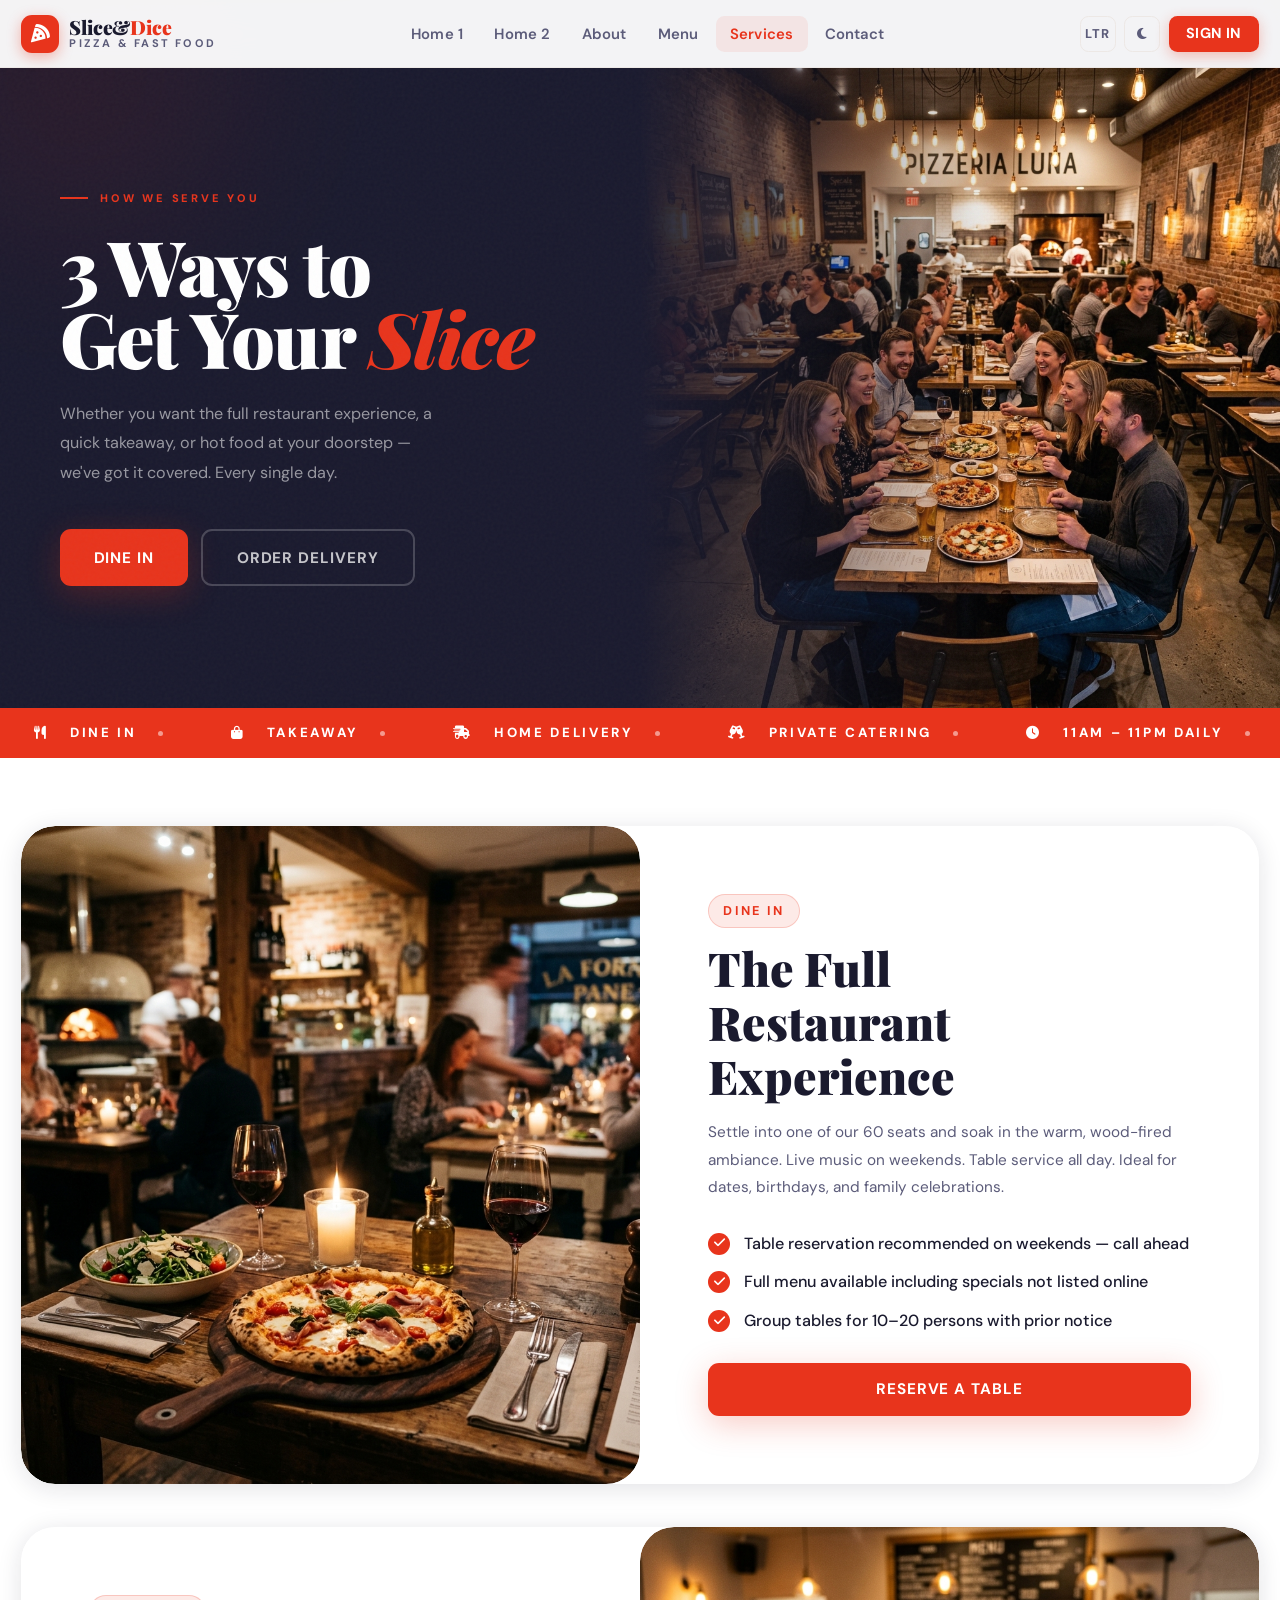
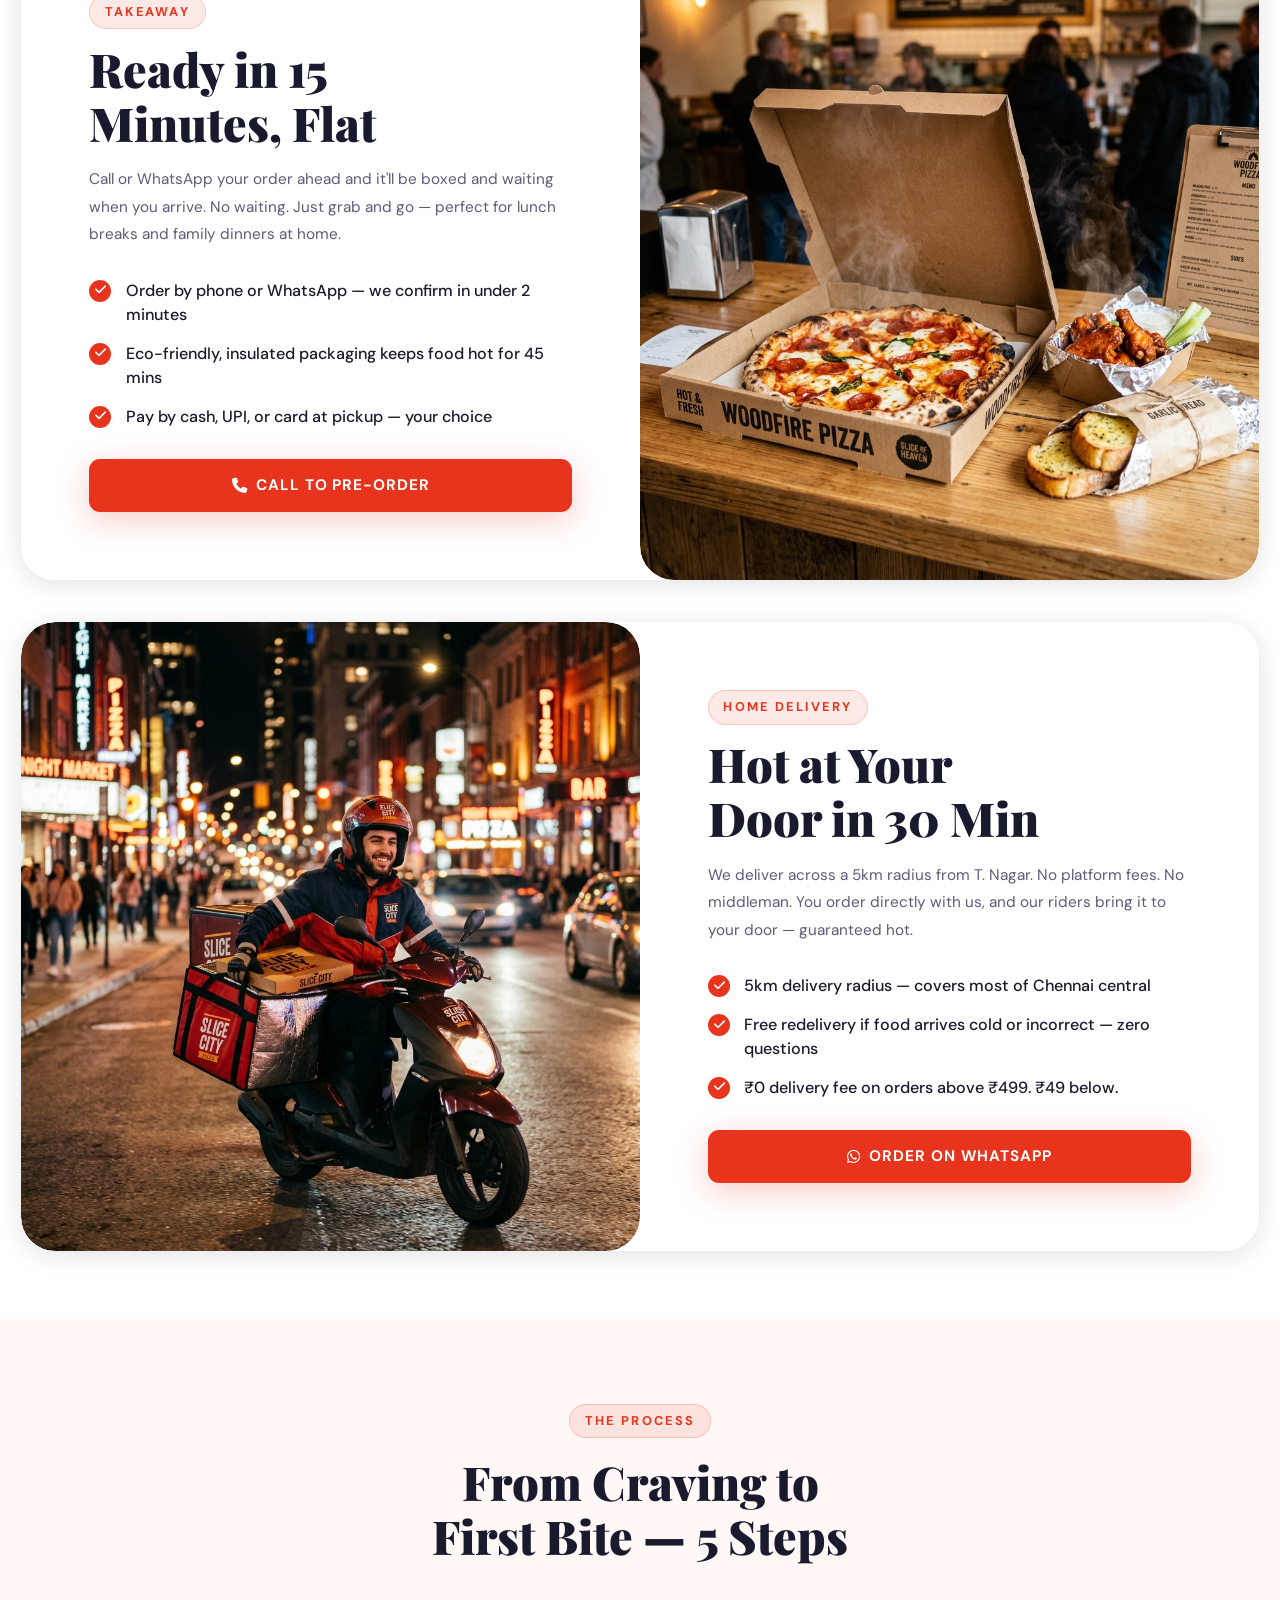
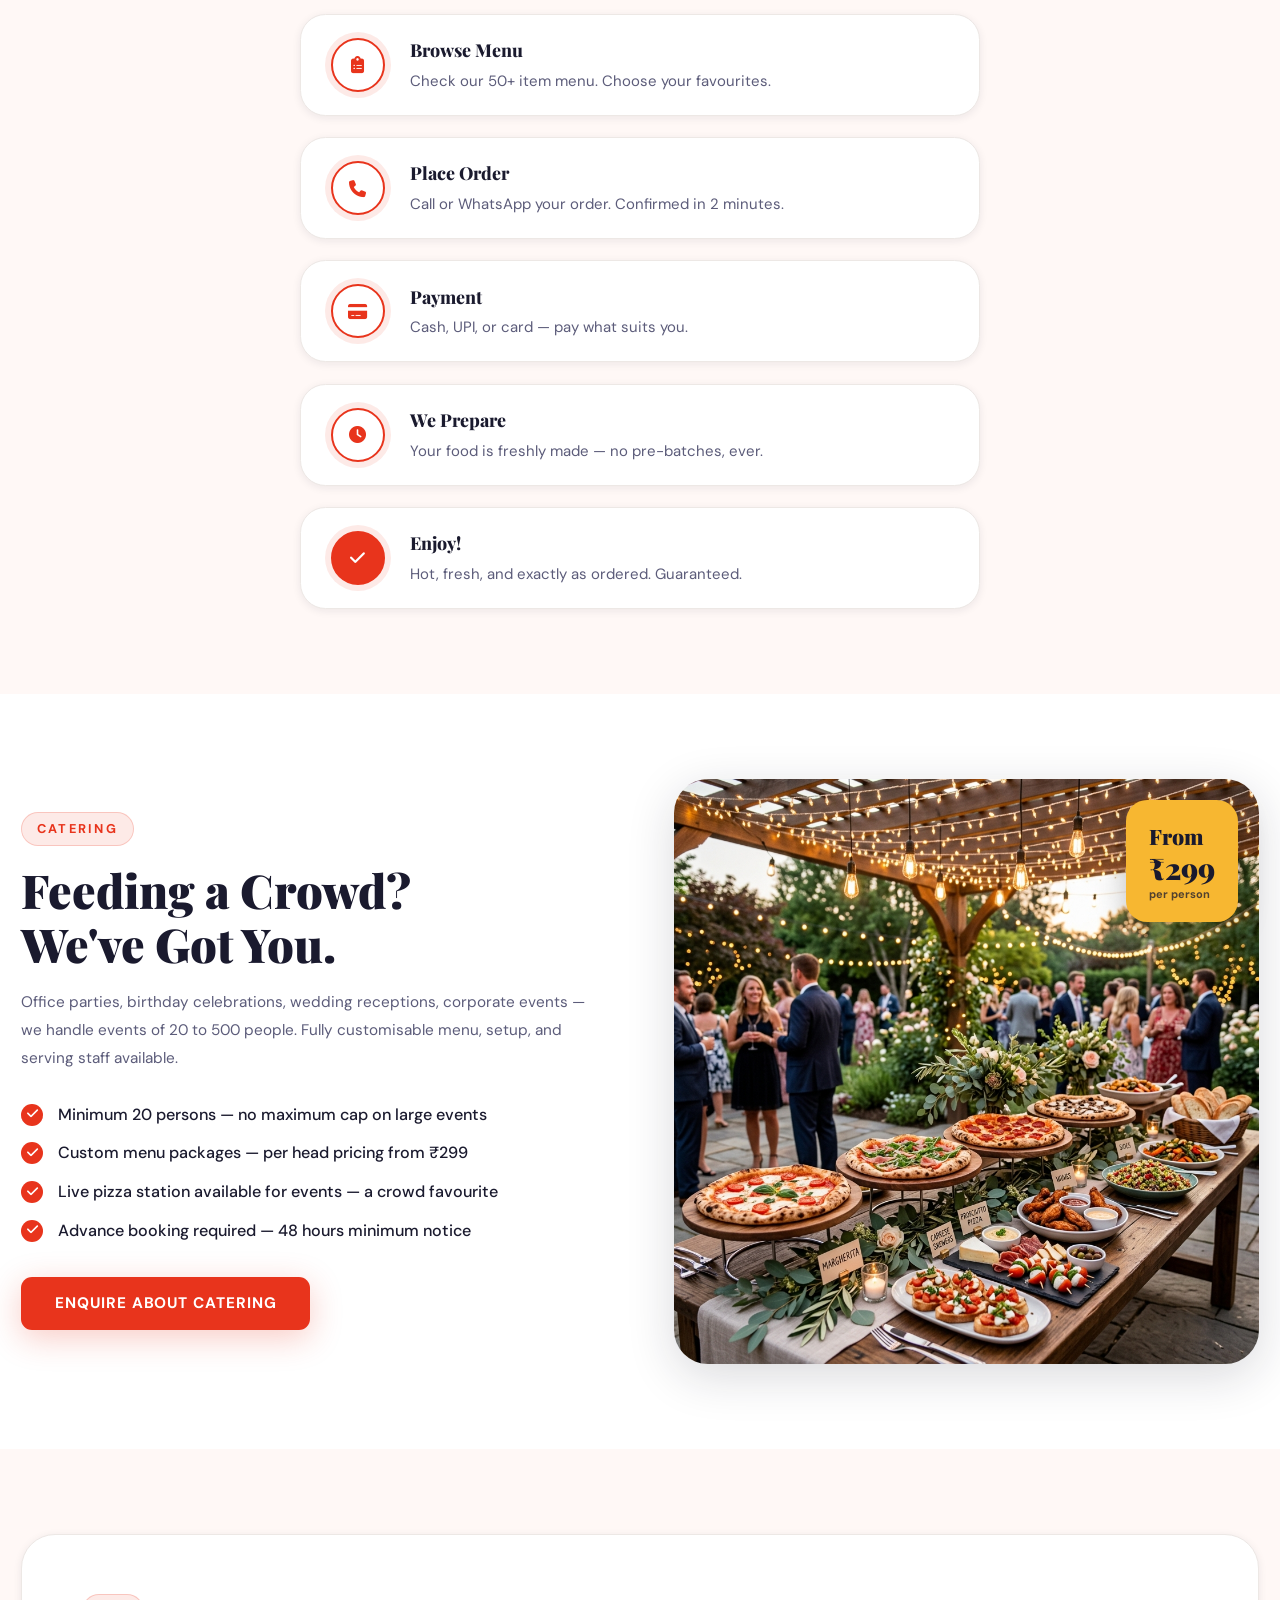
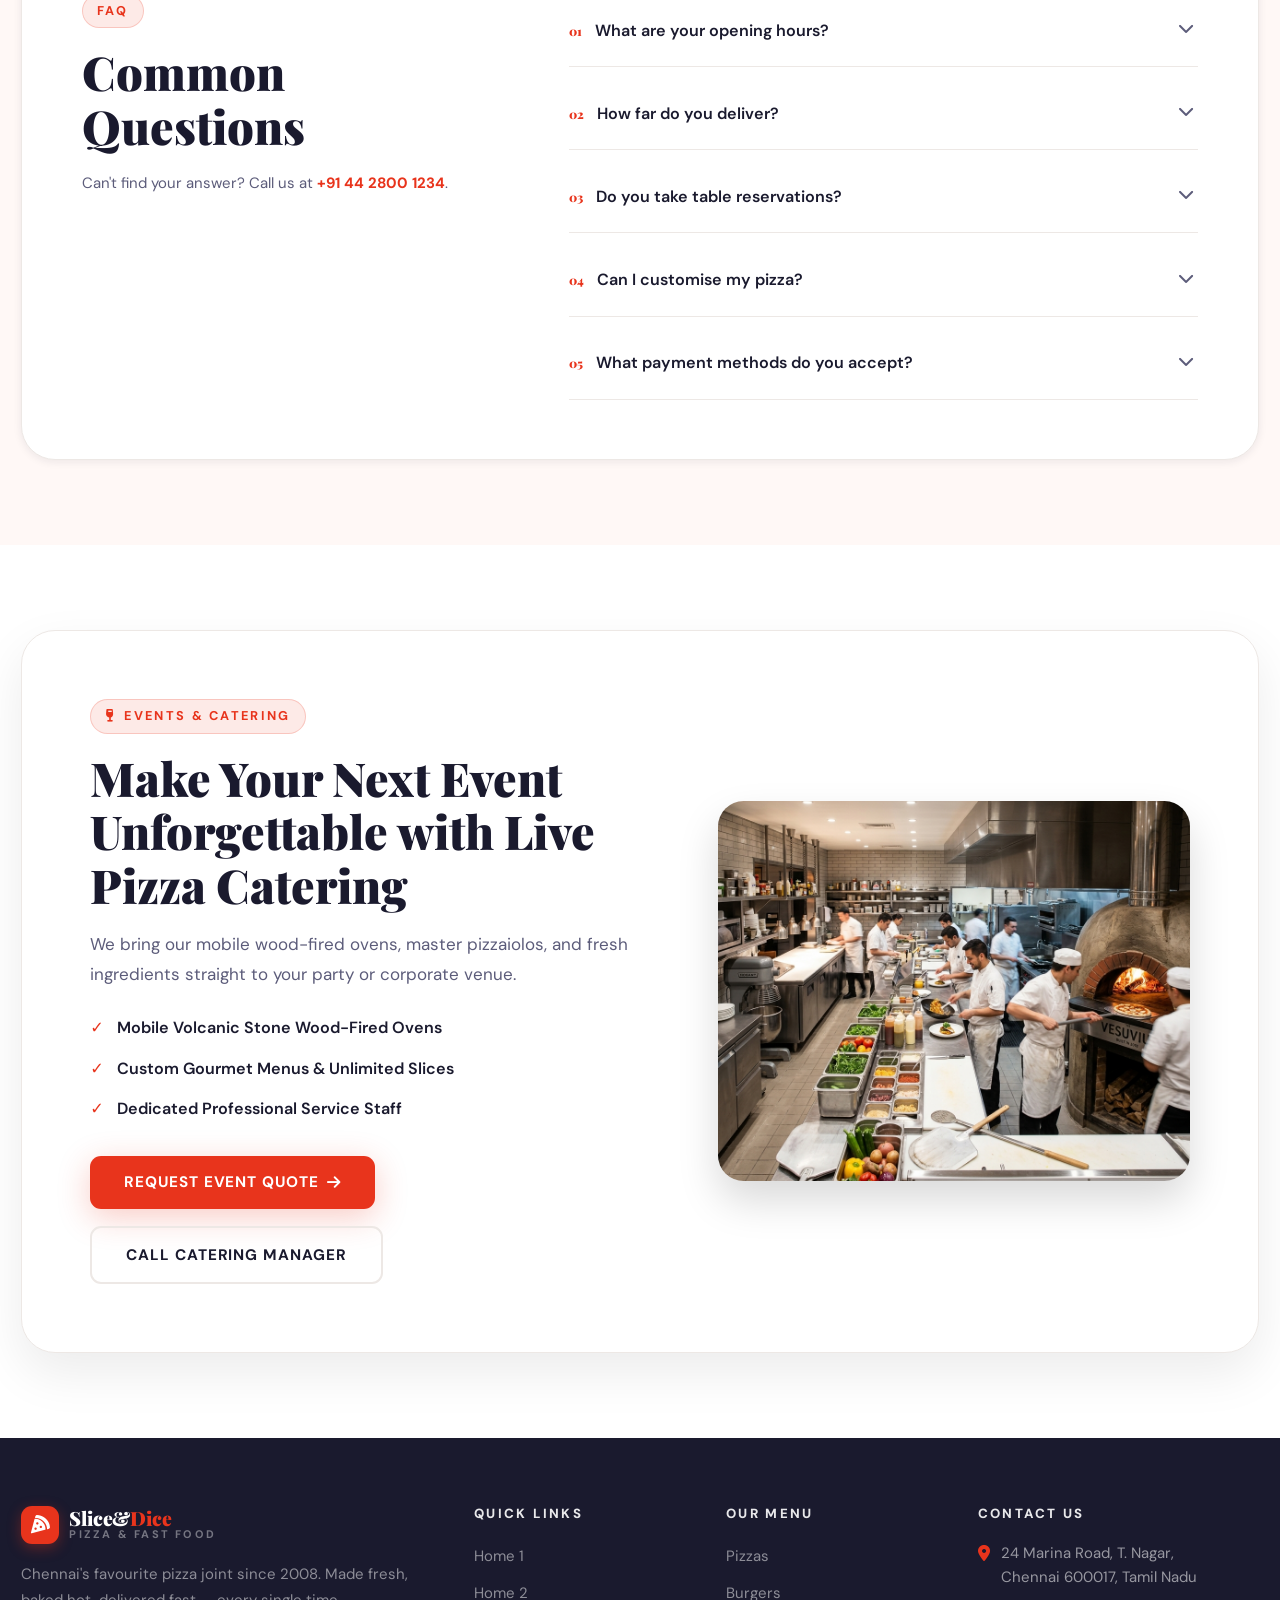
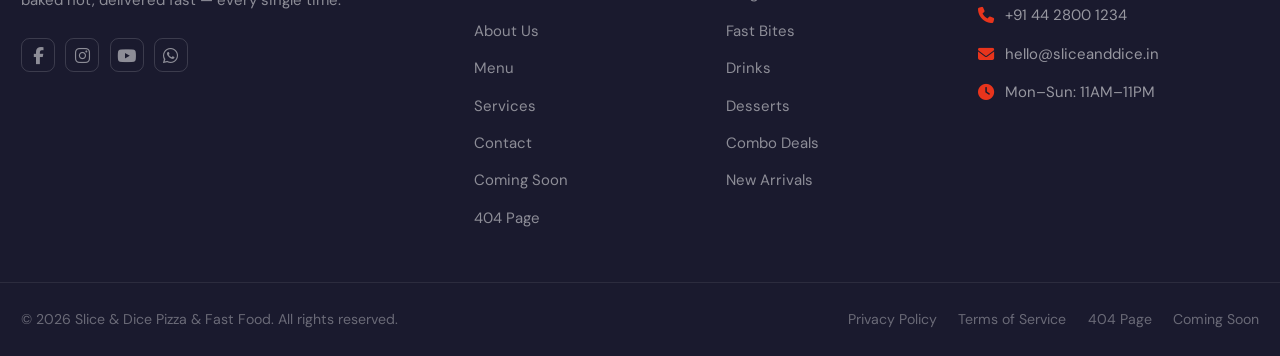
<file: services.html>
<!DOCTYPE html>
<html lang="en" id="root-html">
<head>
  <meta charset="UTF-8">
  <meta name="viewport" content="width=device-width, initial-scale=1.0">
  <meta name="description" content="Slice & Dice services — Dine-In, Takeaway, Home Delivery & Catering. Chennai's most reliable pizza restaurant for all occasions.">
  <title>Services | Slice & Dice — Dine-In, Takeaway & Delivery</title>
  <link rel="icon" type="image/svg+xml" href="favicon.svg">
  <link rel="stylesheet" href="https://cdnjs.cloudflare.com/ajax/libs/font-awesome/6.5.1/css/all.min.css">
  <link rel="preconnect" href="https://fonts.googleapis.com">
  <link href="https://fonts.googleapis.com/css2?family=Playfair+Display:ital,wght@0,400;0,700;0,900;1,700&family=DM+Sans:wght@300;400;500;600;700;800&display=swap" rel="stylesheet">
  <link rel="stylesheet" href="style.css">
  <style>
    /* ── HERO — Numbers-forward split ── */
    .services-hero {
      min-height: 75vh;
      background: var(--secondary);
      display: grid;
      grid-template-columns: 1fr 1fr;
      padding-top: 68px;
      position: relative; overflow: hidden;
    }
    .svc-hero-left {
      display: flex; flex-direction: column; justify-content: center;
      padding: 5rem 3.5rem; position: relative; z-index: 2;
    }
    .svc-hero-right {
      position: relative; overflow: hidden;
    }
    .svc-hero-right img { width: 100%; height: 100%; object-fit: cover; display: block; }
    .svc-hero-right-overlay {
      position: absolute; inset: 0;
      background: linear-gradient(to right, var(--secondary) 0%, rgba(26,26,46,0.3) 35%, transparent 60%);
    }
    .svc-big-3 {
      font-family: 'Playfair Display', serif;
      font-size: 18rem; font-weight: 900; line-height: 1;
      color: rgba(255,255,255,0.04);
      position: absolute; top: -2rem; right: -2rem;
      pointer-events: none; user-select: none;
    }

    /* ── FAQ numbered lines ── */
    .faq-line .accordion-item {
      background: transparent; border: none; border-radius: 0;
      border-bottom: 1px solid var(--border-lt);
    }
    .dark .faq-line .accordion-item { border-color: var(--border-dk); }
    .faq-line .accordion-btn { padding: 1.5rem 0; font-size: 0.95rem; }
    .faq-counter {
      font-family: 'Playfair Display', serif;
      font-size: 0.72rem; font-weight: 900; color: var(--primary);
      margin-right: 0.75rem;
    }

    /* ── Process timeline 1-by-1 ── */
    .order-timeline {
      display: flex;
      flex-direction: column;
      gap: 1.25rem;
      max-width: 680px;
      margin: 3rem auto 0;
      position: relative;
    }
    .ot-item {
      display: flex;
      align-items: center;
      gap: 1.5rem;
      text-align: left;
      padding: 1.25rem 1.75rem;
      background: var(--bg-light);
      border: 1px solid var(--border-lt);
      border-radius: var(--radius-lg);
      box-shadow: var(--shadow-sm);
      position: relative;
      z-index: 1;
      transition: transform var(--transition), box-shadow var(--transition), border-color var(--transition);
    }
    .dark .ot-item {
      background: var(--bg-dark-card);
      border-color: var(--border-dk);
    }
    .ot-item:hover {
      transform: translateY(-2px);
      box-shadow: var(--shadow-md);
      border-color: var(--primary);
    }
    .ot-dot {
      width: 54px; height: 54px; border-radius: 50%;
      background: var(--bg-light); border: 2.5px solid var(--primary);
      color: var(--primary); flex-shrink: 0;
      display: flex; align-items: center; justify-content: center;
      margin: 0; box-shadow: 0 0 0 6px rgba(232,52,28,0.1);
      transition: background var(--transition), color var(--transition);
    }
    .ot-item:hover .ot-dot { background: var(--primary); color: #fff; }
    .dark .ot-dot { background: var(--bg-dark-card); }
    .ot-title { font-family: 'Playfair Display', serif; font-size: 1.05rem; font-weight: 800; margin-bottom: 0.25rem; }
    .ot-desc { font-size: 0.88rem; color: var(--text-muted); line-height: 1.65; }
    [dir="rtl"] .ot-item { text-align: right; }

    @media (max-width: 768px) {
      .services-hero { grid-template-columns: 1fr; }
      .svc-hero-left { padding: 3.5rem 1.25rem 2rem; }
      .svc-hero-right { height: 300px; }
      .ot-item { padding: 1rem 1.25rem; gap: 1rem; }
    }
  </style>
</head>
<body>
<div id="main-nav"></div>

<!-- ══════════════════════════════════════════════════════════
     ① HERO — Number-forward dark split
══════════════════════════════════════════════════════════ -->
<section class="services-hero" id="services-hero">
  <div class="noise-overlay" style="z-index:5;"></div>
  <div class="bg-orb" style="width:350px;height:350px;background:var(--primary);top:-100px;left:-100px;opacity:0.07;"></div>

  <div class="svc-hero-left animate-fade-in">
    <div style="font-size:0.65rem;font-weight:800;letter-spacing:0.25em;text-transform:uppercase;color:var(--primary);display:flex;align-items:center;gap:0.75rem;margin-bottom:1.25rem;position:relative;z-index:2;">
      <span style="width:28px;height:2px;background:var(--primary);display:block;"></span>
      How We Serve You
    </div>
    <h1 style="font-family:'Playfair Display',serif;font-size:clamp(2.5rem,6vw,4.5rem);font-weight:900;color:#fff;line-height:0.95;letter-spacing:-0.02em;margin-bottom:1.5rem;position:relative;z-index:2;">
      3 Ways to<br>Get Your <em style="font-style:italic;color:var(--primary);">Slice</em>
    </h1>
    <p style="font-size:0.95rem;color:rgba(255,255,255,0.55);line-height:1.8;max-width:380px;margin-bottom:2.5rem;position:relative;z-index:2;">
      Whether you want the full restaurant experience, a quick takeaway, or hot food at your doorstep — we've got it covered. Every single day.
    </p>
    <div style="display:flex;gap:0.75rem;flex-wrap:wrap;position:relative;z-index:2;">
      <a href="#dine-in" class="btn-primary" id="svc-hero-dine">Dine In</a>
      <a href="#delivery" class="btn-secondary" style="color:rgba(255,255,255,0.75);border-color:rgba(255,255,255,0.2);" id="svc-hero-delivery">Order Delivery</a>
    </div>
  </div>

  <div class="svc-hero-right">
    <div class="svc-hero-right-overlay"></div>
    <img src="assets/images/services_hero_dining.png" alt="Dining experience at Slice & Dice">
  </div>
</section>

<!-- ══════════════════════════════════════════════════════════
     ② MARQUEE TICKER
══════════════════════════════════════════════════════════ -->
<div class="marquee-strip" aria-hidden="true">
  <div class="marquee-inner">
    <div class="marquee-content">
      <span class="marquee-item"><i class="fa-solid fa-utensils"></i> Dine In <span class="marquee-dot"></span></span>
      <span class="marquee-item"><i class="fa-solid fa-bag-shopping"></i> Takeaway <span class="marquee-dot"></span></span>
      <span class="marquee-item"><i class="fa-solid fa-truck-fast"></i> Home Delivery <span class="marquee-dot"></span></span>
      <span class="marquee-item"><i class="fa-solid fa-champagne-glasses"></i> Private Catering <span class="marquee-dot"></span></span>
      <span class="marquee-item"><i class="fa-solid fa-clock"></i> 11AM – 11PM Daily <span class="marquee-dot"></span></span>
      <span class="marquee-item"><i class="fa-solid fa-phone"></i> +91 44 2800 1234 <span class="marquee-dot"></span></span>
    </div>
    <div class="marquee-content" aria-hidden="true">
      <span class="marquee-item"><i class="fa-solid fa-utensils"></i> Dine In <span class="marquee-dot"></span></span>
      <span class="marquee-item"><i class="fa-solid fa-bag-shopping"></i> Takeaway <span class="marquee-dot"></span></span>
      <span class="marquee-item"><i class="fa-solid fa-truck-fast"></i> Home Delivery <span class="marquee-dot"></span></span>
      <span class="marquee-item"><i class="fa-solid fa-champagne-glasses"></i> Private Catering <span class="marquee-dot"></span></span>
      <span class="marquee-item"><i class="fa-solid fa-clock"></i> 11AM – 11PM Daily <span class="marquee-dot"></span></span>
      <span class="marquee-item"><i class="fa-solid fa-phone"></i> +91 44 2800 1234 <span class="marquee-dot"></span></span>
    </div>
  </div>
</div>

<!-- ══════════════════════════════════════════════════════════
     ③ SERVICE PANELS — Full-width alternating rows
══════════════════════════════════════════════════════════ -->
<div class="container" style="display:flex;flex-direction:column;gap:2.5rem;padding-top:4rem;padding-bottom:4rem;">
  <div id="dine-in">
    <!-- Dine-In Panel -->
    <div class="service-panel reveal">
      <div class="service-panel-img">
        <img src="assets/images/services_dine_in_experience.png" alt="Dine-In at Slice & Dice">
      </div>
      <div class="service-panel-body">
        <div class="section-label" style="margin-bottom:0.75rem;">Dine In</div>
        <h2 class="section-title">The Full<br>Restaurant Experience</h2>
        <p style="font-size:0.9rem;color:var(--text-muted);line-height:1.8;margin-bottom:1.75rem;">Settle into one of our 60 seats and soak in the warm, wood-fired ambiance. Live music on weekends. Table service all day. Ideal for dates, birthdays, and family celebrations.</p>
        <div class="check-list" style="margin-bottom:1.75rem;">
          <div class="check-item">
            <div class="check-icon"><i class="fa-solid fa-check"></i></div>
            <div class="check-text">Table reservation recommended on weekends — call ahead</div>
          </div>
          <div class="check-item">
            <div class="check-icon"><i class="fa-solid fa-check"></i></div>
            <div class="check-text">Full menu available including specials not listed online</div>
          </div>
          <div class="check-item">
            <div class="check-icon"><i class="fa-solid fa-check"></i></div>
            <div class="check-text">Group tables for 10–20 persons with prior notice</div>
          </div>
        </div>
        <a href="contact.html" class="btn-primary" id="svc-dine-reserve">Reserve a Table</a>
      </div>
    </div>
  </div>

  <!-- Takeaway Panel (reversed) -->
  <div id="takeaway">
    <div class="service-panel reverse reveal">
      <div class="service-panel-img">
        <img src="assets/images/services_takeaway_boxed.png" alt="Takeaway from Slice & Dice">
      </div>
      <div class="service-panel-body">
        <div class="section-label" style="margin-bottom:0.75rem;">Takeaway</div>
        <h2 class="section-title">Ready in 15<br>Minutes, Flat</h2>
        <p style="font-size:0.9rem;color:var(--text-muted);line-height:1.8;margin-bottom:1.75rem;">Call or WhatsApp your order ahead and it'll be boxed and waiting when you arrive. No waiting. Just grab and go — perfect for lunch breaks and family dinners at home.</p>
        <div class="check-list" style="margin-bottom:1.75rem;">
          <div class="check-item">
            <div class="check-icon"><i class="fa-solid fa-check"></i></div>
            <div class="check-text">Order by phone or WhatsApp — we confirm in under 2 minutes</div>
          </div>
          <div class="check-item">
            <div class="check-icon"><i class="fa-solid fa-check"></i></div>
            <div class="check-text">Eco-friendly, insulated packaging keeps food hot for 45 mins</div>
          </div>
          <div class="check-item">
            <div class="check-icon"><i class="fa-solid fa-check"></i></div>
            <div class="check-text">Pay by cash, UPI, or card at pickup — your choice</div>
          </div>
        </div>
        <a href="tel:+914428001234" class="btn-primary" id="svc-takeaway-call">
          <i class="fa-solid fa-phone"></i>
          Call to Pre-Order
        </a>
      </div>
    </div>
  </div>

  <!-- Delivery Panel -->
  <div id="delivery" class="service-panel reveal">
    <div class="service-panel-img">
      <img src="assets/images/delivery_service.png" alt="Home Delivery from Slice & Dice">
    </div>
    <div class="service-panel-body">
      <div class="section-label" style="margin-bottom:0.75rem;">Home Delivery</div>
      <h2 class="section-title">Hot at Your<br>Door in 30 Min</h2>
      <p style="font-size:0.9rem;color:var(--text-muted);line-height:1.8;margin-bottom:1.75rem;">We deliver across a 5km radius from T. Nagar. No platform fees. No middleman. You order directly with us, and our riders bring it to your door — guaranteed hot.</p>
      <div class="check-list" style="margin-bottom:1.75rem;">
        <div class="check-item">
          <div class="check-icon"><i class="fa-solid fa-check"></i></div>
          <div class="check-text">5km delivery radius — covers most of Chennai central</div>
        </div>
        <div class="check-item">
          <div class="check-icon"><i class="fa-solid fa-check"></i></div>
          <div class="check-text">Free redelivery if food arrives cold or incorrect — zero questions</div>
        </div>
        <div class="check-item">
          <div class="check-icon"><i class="fa-solid fa-check"></i></div>
          <div class="check-text">₹0 delivery fee on orders above ₹499. ₹49 below.</div>
        </div>
      </div>
      <a href="https://wa.me/914428001234" class="btn-primary" id="svc-delivery-wa" target="_blank" rel="noopener">
        <i class="fa-brands fa-whatsapp"></i>
        Order on WhatsApp
      </a>
    </div>
  </div>
</div>

<!-- ══════════════════════════════════════════════════════════
     ④ ORDER PROCESS — Horizontal timeline
══════════════════════════════════════════════════════════ -->
<section class="section" style="background:var(--bg-alt);" id="how-it-works">
  <div class="container">
    <div class="text-center mb-4 reveal">
      <div class="section-label mx-auto">The Process</div>
      <h2 class="section-title">From Craving to<br>First Bite — 5 Steps</h2>
    </div>
    <div class="order-timeline stagger-container" style="margin-top:3rem;">
      <div class="ot-item stagger-item">
        <div class="ot-dot">
          <i class="fa-solid fa-clipboard-list"></i>
        </div>
        <div>
          <div class="ot-title">Browse Menu</div>
          <div class="ot-desc">Check our 50+ item menu. Choose your favourites.</div>
        </div>
      </div>
      <div class="ot-item stagger-item">
        <div class="ot-dot">
          <i class="fa-solid fa-phone"></i>
        </div>
        <div>
          <div class="ot-title">Place Order</div>
          <div class="ot-desc">Call or WhatsApp your order. Confirmed in 2 minutes.</div>
        </div>
      </div>
      <div class="ot-item stagger-item">
        <div class="ot-dot">
          <i class="fa-solid fa-credit-card"></i>
        </div>
        <div>
          <div class="ot-title">Payment</div>
          <div class="ot-desc">Cash, UPI, or card — pay what suits you.</div>
        </div>
      </div>
      <div class="ot-item stagger-item">
        <div class="ot-dot">
          <i class="fa-solid fa-clock"></i>
        </div>
        <div>
          <div class="ot-title">We Prepare</div>
          <div class="ot-desc">Your food is freshly made — no pre-batches, ever.</div>
        </div>
      </div>
      <div class="ot-item stagger-item">
        <div class="ot-dot" style="background:var(--primary);color:#fff;border-color:var(--primary);">
          <i class="fa-solid fa-check"></i>
        </div>
        <div>
          <div class="ot-title">Enjoy!</div>
          <div class="ot-desc">Hot, fresh, and exactly as ordered. Guaranteed.</div>
        </div>
      </div>
    </div>
  </div>
</section>

<!-- ══════════════════════════════════════════════════════════
     ⑤ CATERING — Bold split section
══════════════════════════════════════════════════════════ -->
<section class="section" id="catering">
  <div class="container">
    <div style="display:grid;grid-template-columns:1fr 1fr;gap:4rem;align-items:center;" class="reveal">
      <div>
        <div class="section-label">Catering</div>
        <h2 class="section-title">Feeding a Crowd?<br>We've Got You.</h2>
        <p style="font-size:0.9rem;color:var(--text-muted);line-height:1.85;margin-bottom:1.75rem;">Office parties, birthday celebrations, wedding receptions, corporate events — we handle events of 20 to 500 people. Fully customisable menu, setup, and serving staff available.</p>
        <div class="check-list" style="margin-bottom:2rem;">
          <div class="check-item">
            <div class="check-icon"><i class="fa-solid fa-check"></i></div>
            <div class="check-text">Minimum 20 persons — no maximum cap on large events</div>
          </div>
          <div class="check-item">
            <div class="check-icon"><i class="fa-solid fa-check"></i></div>
            <div class="check-text">Custom menu packages — per head pricing from ₹299</div>
          </div>
          <div class="check-item">
            <div class="check-icon"><i class="fa-solid fa-check"></i></div>
            <div class="check-text">Live pizza station available for events — a crowd favourite</div>
          </div>
          <div class="check-item">
            <div class="check-icon"><i class="fa-solid fa-check"></i></div>
            <div class="check-text">Advance booking required — 48 hours minimum notice</div>
          </div>
        </div>
        <a href="contact.html" class="btn-primary" id="svc-catering-enquire">Enquire About Catering</a>
      </div>
      <div style="position:relative;">
        <img src="assets/images/services_catering_setup.png" alt="Catering setup by Slice & Dice" style="width:100%;border-radius:2rem;box-shadow:var(--shadow-lg);display:block;">
        <div style="position:absolute;top:1.25rem;right:1.25rem;background:var(--accent);color:var(--secondary);border-radius:1.25rem;padding:1.1rem 1.35rem;box-shadow:0 8px 30px rgba(0,0,0,0.25);z-index:2;">
          <div style="font-family:'Playfair Display',serif;font-size:1.25rem;font-weight:900;">From</div>
          <div style="font-family:'Playfair Display',serif;font-size:1.75rem;font-weight:900;line-height:1;">₹299</div>
          <div style="font-size:0.65rem;font-weight:700;opacity:0.75;margin-top:0.2rem;">per person</div>
        </div>
      </div>
    </div>
  </div>
</section>

<!-- ══════════════════════════════════════════════════════════
     ⑥ FAQ — Numbered accordion lines
══════════════════════════════════════════════════════════ -->
<section class="section" style="background:var(--bg-alt);" id="faq">
  <div class="container">
    <div class="faq-card-container">
      <div class="reveal">
        <div class="section-label">FAQ</div>
        <h2 class="section-title" style="max-width:280px;">Common Questions</h2>
        <p style="font-size:0.88rem;color:var(--text-muted);line-height:1.8;margin-top:1rem;">Can't find your answer? Call us at <a href="tel:+914428001234" style="color:var(--primary);font-weight:700;">+91 44 2800 1234</a>.</p>
      </div>
      <div class="faq-line reveal">
        <div class="accordion-item">
          <button class="accordion-btn" onclick="toggleAcc(this)">
            <span><span class="faq-counter">01</span>What are your opening hours?</span>
            <i class="fa-solid fa-chevron-down acc-icon"></i>
          </button>
          <div class="accordion-content">
            <p>We are open Monday to Sunday, 11:00 AM to 11:00 PM. We're open on all public holidays. Last orders are taken 30 minutes before closing.</p>
          </div>
        </div>
        <div class="accordion-item">
          <button class="accordion-btn" onclick="toggleAcc(this)">
            <span><span class="faq-counter">02</span>How far do you deliver?</span>
            <i class="fa-solid fa-chevron-down acc-icon"></i>
          </button>
          <div class="accordion-content">
            <p>We deliver within a 5km radius of our T. Nagar location. This covers most of Chennai central including Nungambakkam, Kodambakkam, Alwarpet, Mylapore, and nearby areas. Delivery is free above ₹499.</p>
          </div>
        </div>
        <div class="accordion-item">
          <button class="accordion-btn" onclick="toggleAcc(this)">
            <span><span class="faq-counter">03</span>Do you take table reservations?</span>
            <i class="fa-solid fa-chevron-down acc-icon"></i>
          </button>
          <div class="accordion-content">
            <p>Yes! We strongly recommend reservations on Friday, Saturday, and Sunday evenings. Call us or send a WhatsApp message. Walk-ins are welcome but may face a short wait during peak hours.</p>
          </div>
        </div>
        <div class="accordion-item">
          <button class="accordion-btn" onclick="toggleAcc(this)">
            <span><span class="faq-counter">04</span>Can I customise my pizza?</span>
            <i class="fa-solid fa-chevron-down acc-icon"></i>
          </button>
          <div class="accordion-content">
            <p>Absolutely. Mention your preferences when ordering — extra cheese, no onions, gluten-light base, spice level adjustment. We accommodate most requests. Just ask.</p>
          </div>
        </div>
        <div class="accordion-item">
          <button class="accordion-btn" onclick="toggleAcc(this)">
            <span><span class="faq-counter">05</span>What payment methods do you accept?</span>
            <i class="fa-solid fa-chevron-down acc-icon"></i>
          </button>
          <div class="accordion-content">
            <p>We accept cash, all major credit/debit cards, UPI (Google Pay, PhonePe, BHIM), and net banking. Dine-in, takeaway, and delivery all support digital payments.</p>
          </div>
        </div>
      </div>
    </div>
  </div>
</section>

<!-- ══════════════════════════════════════════════════════════
     EXCLUSIVE CTA — SERVICES (Enterprise Event Catering Banner)
══════════════════════════════════════════════════════════ -->
<section class="page-cta-section" id="svc-cta">
  <div class="container">
    <div class="cta-services-wrap reveal">
      <div>
        <div class="section-label" style="margin-bottom:1rem;"><i class="fa-solid fa-wine-glass"></i> EVENTS &amp; CATERING</div>
        <h2 class="section-title">Make Your Next Event Unforgettable with Live Pizza Catering</h2>
        <p style="font-size:1rem;color:var(--text-muted);line-height:1.8;">
          We bring our mobile wood-fired ovens, master pizzaiolos, and fresh ingredients straight to your party or corporate venue.
        </p>
        <div class="cta-feature-list">
          <div class="cta-feature-item">
            <span style="color:var(--primary);font-weight:900;">✓</span> Mobile Volcanic Stone Wood-Fired Ovens
          </div>
          <div class="cta-feature-item">
            <span style="color:var(--primary);font-weight:900;">✓</span> Custom Gourmet Menus &amp; Unlimited Slices
          </div>
          <div class="cta-feature-item">
            <span style="color:var(--primary);font-weight:900;">✓</span> Dedicated Professional Service Staff
          </div>
        </div>
        <div style="display:flex;gap:1rem;flex-wrap:wrap;" class="btn-group-cta">
          <a href="contact.html" class="btn-primary">
            Request Event Quote
            <i class="fa-solid fa-arrow-right"></i>
          </a>
          <a href="tel:+914428001234" class="btn-secondary">
            Call Catering Manager
          </a>
        </div>
      </div>
      <div>
        <img src="assets/images/about_kitchen_2019.png" alt="Wood Fired Event Catering" style="width:100%;max-height:380px;object-fit:cover;border-radius:var(--radius-lg);box-shadow:0 20px 40px rgba(0,0,0,0.15);">
      </div>
    </div>
  </div>
</section>

<div id="main-footer"></div>
<button id="back-to-top" aria-label="Back to top">
  <i class="fa-solid fa-arrow-up"></i>
</button>
<style>
  section { scroll-margin-top: 68px; }
  @media (max-width: 768px) {
    #catering > .container > div { grid-template-columns: 1fr !important; }
    #faq > .container > div { grid-template-columns: 1fr !important; }
  }
</style>
<script src="components.js"></script>
</body>
</html>
</file>
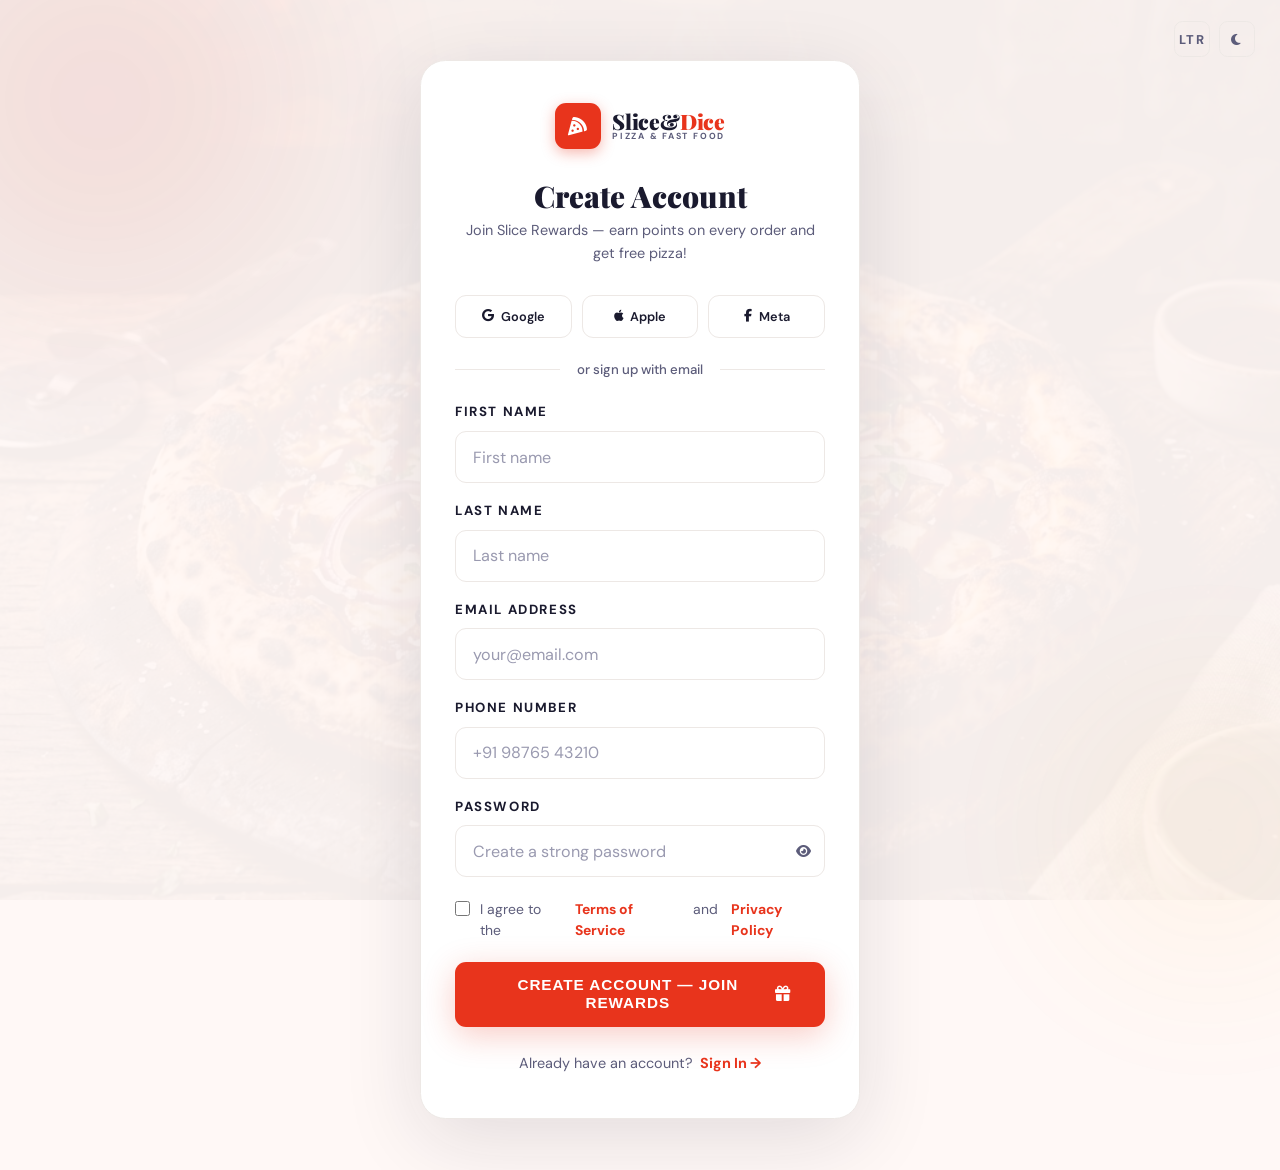
<file: signup.html>
<!DOCTYPE html>
<html lang="en" id="root-html">
<head>
  <meta charset="UTF-8">
  <meta name="viewport" content="width=device-width, initial-scale=1.0">
  <meta name="description" content="Create your Slice & Dice account. Join the Slice Rewards loyalty program and earn points on every order.">
  <title>Sign Up | Slice & Dice — Pizza & Fast Food</title>
  <link rel="icon" type="image/svg+xml" href="favicon.svg">
  <link rel="stylesheet" href="https://cdnjs.cloudflare.com/ajax/libs/font-awesome/6.5.1/css/all.min.css">
  <link rel="preconnect" href="https://fonts.googleapis.com">
  <link href="https://fonts.googleapis.com/css2?family=Playfair+Display:wght@400;700;900&family=DM+Sans:wght@400;500;600;700;800&display=swap" rel="stylesheet">
  <link rel="stylesheet" href="style.css">
</head>
<body style="min-height:100svh;display:flex;flex-direction:column;align-items:center;justify-content:flex-start;position:relative;background:var(--bg-alt);overflow-x:clip;padding:2rem 1.25rem 1.5rem;box-sizing:border-box;">

  <!-- Background orbs -->
  <div class="auth-bg-orb-1"></div>
  <div class="auth-bg-orb-2"></div>
  <div style="position:fixed;inset:0;z-index:0;overflow:hidden;pointer-events:none;">
    <img src="assets/images/menu_pizza_bbq.png" alt="" style="width:100%;height:100%;object-fit:cover;opacity:0.04;">
  </div>

  <!-- Top-right controls -->
  <div class="auth-top-controls">
    <button id="signup-dir-btn" onclick="toggleDir()" class="nav-icon-btn" title="Toggle Direction">LTR</button>
    <button onclick="toggleTheme()" class="nav-icon-btn" aria-label="Toggle theme">
      <span id="signup-theme-icon">
        <i class="fa-solid fa-moon"></i>
      </span>
    </button>
  </div>

  <!-- Card -->
  <div style="position:relative;z-index:10;width:100%;max-width:440px;margin:0 auto;padding:1.5rem 0;">
    <div class="auth-card">

      <!-- Logo -->
      <a href="index.html" class="logo-bounce" style="display:flex;align-items:center;justify-content:center;gap:0.65rem;margin-bottom:1.75rem;text-decoration:none;" aria-label="Slice & Dice Home">
        <div class="nav-logo-icon" style="width:46px;height:46px;">
          <i class="fa-solid fa-pizza-slice"></i>
        </div>
        <div style="display:flex;flex-direction:column;line-height:1;">
          <span class="nav-logo-name" style="font-size:1.25rem;">Slice&amp;<span>Dice</span></span>
          <span style="font-size:0.52rem;font-weight:700;letter-spacing:0.2em;text-transform:uppercase;color:var(--text-muted);">Pizza &amp; Fast Food</span>
        </div>
      </a>

      <h1 style="font-family:'Playfair Display',serif;font-size:1.75rem;font-weight:900;text-align:center;margin-bottom:0.35rem;">Create Account</h1>
      <p style="text-align:center;font-size:0.85rem;color:var(--text-muted);margin-bottom:1.75rem;line-height:1.6;">Join Slice Rewards — earn points on every order and get free pizza!&lrm;</p>

      <!-- Social Signup -->
      <div style="display:grid;grid-template-columns:repeat(3,1fr);gap:0.6rem;margin-bottom:1.25rem;direction:ltr;">
        <button style="display:flex;align-items:center;justify-content:center;gap:0.4rem;padding:0.7rem;border:1.5px solid var(--border-lt);border-radius:0.65rem;background:none;cursor:pointer;font-size:0.75rem;font-weight:600;color:var(--text-base);font-family:'DM Sans',sans-serif;transition:background 0.2s;" onmouseover="this.style.background='var(--bg-alt)'" onmouseout="this.style.background='none'">
          <i class="fa-brands fa-google"></i>
          Google
        </button>
        <button style="display:flex;align-items:center;justify-content:center;gap:0.4rem;padding:0.7rem;border:1.5px solid var(--border-lt);border-radius:0.65rem;background:none;cursor:pointer;font-size:0.75rem;font-weight:600;color:var(--text-base);font-family:'DM Sans',sans-serif;transition:background 0.2s;" onmouseover="this.style.background='var(--bg-alt)'" onmouseout="this.style.background='none'">
          <i class="fa-brands fa-apple"></i>
          Apple
        </button>
        <button style="display:flex;align-items:center;justify-content:center;gap:0.4rem;padding:0.7rem;border:1.5px solid var(--border-lt);border-radius:0.65rem;background:none;cursor:pointer;font-size:0.75rem;font-weight:600;color:var(--text-base);font-family:'DM Sans',sans-serif;transition:background 0.2s;" onmouseover="this.style.background='var(--bg-alt)'" onmouseout="this.style.background='none'">
          <i class="fa-brands fa-facebook-f"></i>
          Meta
        </button>
      </div>

      <div style="display:flex;align-items:center;gap:1rem;margin-bottom:1.25rem;">
        <div style="height:1px;background:var(--border-lt);flex:1;"></div>
        <span style="font-size:0.78rem;color:var(--text-muted);font-weight:500;">or sign up with email</span>
        <div style="height:1px;background:var(--border-lt);flex:1;"></div>
      </div>

      <!-- Form -->
      <form onsubmit="event.preventDefault();window.location.href='index.html';" style="display:flex;flex-direction:column;gap:1rem;">
        <div>
          <label for="su-firstname" class="form-label">First Name</label>
          <input type="text" id="su-firstname" class="form-input" placeholder="First name" required>
        </div>
        <div>
          <label for="su-lastname" class="form-label">Last Name</label>
          <input type="text" id="su-lastname" class="form-input" placeholder="Last name" required>
        </div>
        <div>
          <label for="su-email" class="form-label">Email Address</label>
          <input type="email" id="su-email" class="form-input" placeholder="your@email.com" required>
        </div>
        <div>
          <label for="su-phone" class="form-label">Phone Number</label>
          <input type="tel" id="su-phone" class="form-input" placeholder="+91 98765 43210">
        </div>
        <div>
          <label for="su-password" class="form-label">Password</label>
          <div style="position:relative;">
            <input type="password" id="su-password" class="form-input" placeholder="Create a strong password" required style="padding-right:3rem;">
            <button type="button" onclick="togglePwd('su-password','su-eye')" class="password-toggle-btn" style="position:absolute;right:0.85rem;top:50%;transform:translateY(-50%);background:none;border:none;cursor:pointer;color:var(--text-muted);display:flex;align-items:center;" aria-label="Toggle password visibility">
              <span id="su-eye">
                <i class="fa-solid fa-eye"></i>
              </span>
            </button>
          </div>
        </div>
        <label style="display:flex;align-items:flex-start;gap:0.6rem;cursor:pointer;font-size:0.82rem;color:var(--text-muted);line-height:1.5;margin-top:0.25rem;">
          <input type="checkbox" required style="accent-color:var(--primary);width:15px;height:15px;margin-top:2px;flex-shrink:0;">
          I agree to the <a href="coming-soon.html" style="color:var(--primary);font-weight:700;margin:0 0.2rem;">Terms of Service</a> and <a href="coming-soon.html" style="color:var(--primary);font-weight:700;margin:0 0.2rem;">Privacy Policy</a>
        </label>
        <button type="submit" class="btn-primary" style="width:100%;justify-content:center;margin-top:0.25rem;">
          Create Account — Join Rewards <i class="fa-solid fa-gift"></i>
        </button>
      </form>

      <p style="text-align:center;font-size:0.85rem;color:var(--text-muted);margin-top:1.5rem;">
        Already have an account?
        <a href="login.html" style="color:var(--primary);font-weight:700;margin-left:0.2rem;">Sign In →</a>
      </p>

    </div>
  </div>

  <script src="components.js"></script>
  <script>
    const t = localStorage.getItem('sd_theme');
    const prefersDark = window.matchMedia('(prefers-color-scheme: dark)').matches;
    const isDark = t === 'dark' || (!t && prefersDark);
    if (isDark) document.documentElement.classList.add('dark');
    if (typeof updateThemeIcons === 'function') updateThemeIcons(isDark);
    const d = localStorage.getItem('sd_dir') || 'ltr';
    document.documentElement.setAttribute('dir', d);
    const b = document.getElementById('signup-dir-btn');
    if (b) b.textContent = d.toUpperCase();
  </script>
</body>
</html>
</file>
<file: style.css>
/* ═══════════════════════════════════════════════════════════
   Slice & Dice — Local Pizza & Fast Food Restaurant
   Master Stylesheet
   Primary: #E8341C (Fiery Red)  |  Secondary: #1A1A2E (Deep Night)
   Accent: #F7B731 (Golden Yellow — indicators only)
   Fonts: Playfair Display (headings) | DM Sans (body)
   ═══════════════════════════════════════════════════════════ */

/* ─── GOOGLE FONTS IMPORT ─── */
@import url('https://fonts.googleapis.com/css2?family=Playfair+Display:wght@400;600;700;800;900&family=DM+Sans:wght@300;400;500;600;700;800&display=swap');

/* ─── ROOT / TOKENS ─── */
:root {
  --primary:      #E8341C;
  --primary-lt:   #FF5A40;
  --primary-dk:   #C42A14;
  --secondary:    #1A1A2E;
  --sec-lt:       #252540;
  --sec-dk:       #0F0F1E;
  --accent:       #F7B731;
  --accent-lt:    #FFCE4A;
  --bg-light:     #ffffff;
  --bg-alt:       #FFF8F6;
  --bg-alt2:      #F5F5F0;
  --border-lt:    #EDE8E5;
  --text-base:    #1A1A2E;
  --text-muted:   #5C5C7A;
  --text-faint:   #9A9AB0;
  --bg-dark:      #0F0F1E;
  --bg-dark-card: #1A1A2E;
  --border-dk:    #2C2C45;
  --radius-sm:    0.5rem;
  --radius-card:  1rem;
  --radius-lg:    1.5rem;
  --radius-xl:    2rem;
  --shadow-sm:    0 2px 8px rgba(26,26,46,0.08);
  --shadow-md:    0 4px 24px rgba(26,26,46,0.12);
  --shadow-lg:    0 12px 48px rgba(26,26,46,0.16);
  --shadow-red:   0 8px 32px rgba(232,52,28,0.25);
  --shadow-red-lg:0 16px 64px rgba(232,52,28,0.30);
  --transition:   0.25s cubic-bezier(0.4,0,0.2,1);
}

/* ─── DARK MODE VARS ─── */
.dark {
  --bg-light:     #0F0F1E;
  --bg-alt:       #1A1A2E;
  --bg-alt2:      #14142A;
  --border-lt:    #2C2C45;
  --text-base:    #F0EFF8;
  --text-muted:   #9A9AB0;
  --text-faint:   #6A6A85;
}

/* ─── RESET & BASE ─── */
*, *::before, *::after { box-sizing: border-box; margin: 0; padding: 0; }

html { scroll-behavior: smooth; font-size: 17px; height: 100%; overflow-x: clip; }

body {
  font-family: 'DM Sans', system-ui, sans-serif;
  background: var(--bg-light);
  color: var(--text-base);
  transition: background var(--transition), color var(--transition);
  overflow-x: clip;
  -webkit-font-smoothing: antialiased;
  -moz-osx-font-smoothing: grayscale;
  line-height: 1.6;
  min-height: 100vh;
  display: flex;
  flex-direction: column;
}

.dark body { background: var(--secondary); }

#main-footer {
  margin-top: auto;
}

img { max-width: 100%; height: auto; display: block; }
a { text-decoration: none; color: inherit; }
ul { list-style: none; }

/* ─── TYPOGRAPHY ─── */
h1, h2, h3, h4, h5, h6 {
  font-family: 'Playfair Display', Georgia, serif;
  line-height: 1.15;
  color: var(--text-base);
  font-weight: 800;
}

.font-heading { font-family: 'Playfair Display', Georgia, serif; }
.font-body    { font-family: 'DM Sans', system-ui, sans-serif; }

/* ─── GRADIENT TEXT ─── */
.gradient-text {
  background: linear-gradient(135deg, var(--primary) 0%, var(--accent) 100%);
  -webkit-background-clip: text;
  -webkit-text-fill-color: transparent;
  background-clip: text;
}

/* ─── CONTAINER ─── */
.container {
  max-width: 1280px;
  width: 100%;
  margin: 0 auto;
  padding: 0 1.25rem;
}

/* ─── SECTION SPACING ─── */
.section { padding: 5rem 0; }
.section-sm { padding: 3rem 0; }

.section-label {
  display: inline-flex;
  align-items: center;
  gap: 0.5rem;
  font-size: 0.75rem;
  font-weight: 700;
  letter-spacing: 0.18em;
  text-transform: uppercase;
  color: var(--primary);
  background: rgba(232,52,28,0.1);
  border: 1px solid rgba(232,52,28,0.2);
  padding: 0.35rem 0.85rem;
  border-radius: 99px;
  margin-bottom: 1rem;
  width: fit-content;
  align-self: flex-start;
}
.dark .section-label {
  background: rgba(232,52,28,0.15);
  border-color: rgba(232,52,28,0.3);
}

.section-title {
  font-family: 'Playfair Display', serif;
  font-size: clamp(2rem, 4vw, 2.75rem);
  font-weight: 900;
  line-height: 1.15;
  margin-bottom: 1rem;
  color: var(--text-base);
}

.section-sub {
  font-size: 1.05rem;
  color: var(--text-muted);
  max-width: 600px;
  line-height: 1.75;
}

.text-center { text-align: center; }
.mx-auto { margin-left: auto; margin-right: auto; }
.section-header-flex { display: flex; align-items: flex-end; justify-content: space-between; gap: 1rem; flex-wrap: wrap; margin-bottom: 2.5rem; }
.section-header-flex-right { max-width: 300px; text-align: right; }

/* ─── NAVIGATION ─── */
.main-nav {
  position: fixed; top: 0; left: 0; right: 0; z-index: 999;
  height: 68px; display: flex; align-items: center;
  background: rgba(255,255,255,0.95);
  backdrop-filter: blur(16px) saturate(1.8);
  -webkit-backdrop-filter: blur(16px) saturate(1.8);
  border-bottom: 1px solid rgba(237,232,229,0.8);
  transition: transform 0.38s cubic-bezier(0.16, 1, 0.3, 1), opacity 0.3s ease, background var(--transition), box-shadow var(--transition), border-color var(--transition);
}
.main-nav.nav-hidden {
  transform: translateY(-100%);
  opacity: 0;
  pointer-events: none;
}

/* ─── FLOATING TOP-RIGHT CONTROLS (Hide on Scroll) ─── */
.auth-top-controls, .floating-top-controls {
  position: fixed;
  top: 1.25rem;
  right: 1.5rem;
  z-index: 1000;
  display: flex;
  gap: 0.5rem;
  transition: transform 0.38s cubic-bezier(0.16, 1, 0.3, 1), opacity 0.3s ease;
}
[dir="rtl"] .auth-top-controls, [dir="rtl"] .floating-top-controls {
  right: auto;
  left: 1.5rem;
}
.auth-top-controls.controls-hidden, .floating-top-controls.controls-hidden {
  transform: translateY(-100px);
  opacity: 0;
  pointer-events: none;
}

.dark .main-nav {
  background: rgba(15,15,30,0.95);
  border-bottom-color: rgba(44,44,69,0.8);
}
.main-nav.scrolled {
  box-shadow: 0 4px 40px rgba(26,26,46,0.10);
}
.dark .main-nav.scrolled {
  box-shadow: 0 4px 40px rgba(0,0,0,0.4);
}

.nav-inner {
  max-width: 1280px; width: 100%;
  margin: 0 auto; padding: 0 1.25rem;
  display: flex; align-items: center; justify-content: space-between; gap: 1.5rem;
}

/* Logo */
.nav-logo {
  display: flex; align-items: center; gap: 0.6rem;
  text-decoration: none; flex-shrink: 0;
}
.nav-logo-icon {
  width: 38px; height: 38px;
  background: var(--primary);
  border-radius: 0.65rem;
  display: flex; align-items: center; justify-content: center;
  box-shadow: 0 4px 14px rgba(232,52,28,0.35);
  transition: transform var(--transition), box-shadow var(--transition);
  color: #fff;
  font-size: 1.1rem;
}
.nav-logo:hover .nav-logo-icon {
  transform: scale(1.05) rotate(-3deg);
  box-shadow: var(--shadow-red);
}
.nav-logo-text { display: flex; flex-direction: column; line-height: 1; }
.nav-logo-name {
  font-family: 'Playfair Display', serif;
  font-weight: 900; font-size: 1.15rem;
  color: var(--secondary); letter-spacing: -0.01em;
}
.dark .nav-logo-name { color: #fff; }
.nav-logo-name span { color: var(--primary); }
.nav-logo-sub {
  font-size: 0.65rem; font-weight: 700;
  letter-spacing: 0.2em; text-transform: uppercase;
  color: var(--text-muted); margin-top: 1px;
  font-family: 'DM Sans', sans-serif;
}

/* Desktop nav links */
.nav-links {
  display: flex; align-items: center; gap: 0.15rem; list-style: none;
  margin: 0; padding: 0; flex: 1; justify-content: center;
}
.nav-links a {
  font-size: 0.875rem; font-weight: 600; letter-spacing: 0.01em;
  color: var(--text-muted); text-decoration: none;
  padding: 0.45rem 0.85rem; border-radius: 0.5rem;
  transition: color var(--transition), background var(--transition);
  white-space: nowrap;
}
.nav-links a:hover,
.nav-links a.active {
  color: var(--primary); background: rgba(232,52,28,0.08);
}
.dark .nav-links a { color: #9A9AB0; }
.dark .nav-links a:hover, .dark .nav-links a.active {
  color: var(--primary-lt); background: rgba(232,52,28,0.12);
}

/* Nav actions */
.nav-actions {
  display: flex; align-items: center; gap: 0.5rem; flex-shrink: 0;
}

.nav-icon-btn {
  width: 36px; height: 36px;
  display: flex; align-items: center; justify-content: center;
  border-radius: 0.5rem;
  border: 1px solid var(--border-lt);
  background: transparent;
  color: var(--text-muted);
  cursor: pointer;
  font-size: 0.75rem; font-weight: 800; letter-spacing: 0.08em;
  font-family: 'DM Sans', sans-serif;
  transition: color var(--transition), border-color var(--transition), background var(--transition);
}
.nav-icon-btn:hover { color: var(--primary); border-color: var(--primary); background: rgba(232,52,28,0.06); }
.dark .nav-icon-btn { border-color: var(--border-dk); color: #9A9AB0; }
.dark .nav-icon-btn:hover { color: var(--primary-lt); border-color: var(--primary); }

/* Primary nav CTA */
.nav-cta {
  display: inline-flex; align-items: center; justify-content: center;
  height: 36px; padding: 0 1rem;
  background: var(--primary); color: #fff;
  border-radius: 0.5rem; font-size: 0.85rem; font-weight: 700;
  letter-spacing: 0.03em; text-transform: uppercase;
  transition: background var(--transition), box-shadow var(--transition), transform var(--transition);
  box-shadow: 0 4px 14px rgba(232,52,28,0.3);
  white-space: nowrap;
}
.nav-cta:hover {
  background: var(--primary-dk); box-shadow: var(--shadow-red);
  transform: translateY(-1px); color: #fff;
}
.nav-cta-secondary {
  display: inline-flex; align-items: center; justify-content: center;
  height: 36px; padding: 0 1rem;
  border: 1.5px solid var(--border-lt); color: var(--text-base);
  border-radius: 0.5rem; font-size: 0.85rem; font-weight: 700;
  letter-spacing: 0.03em; text-transform: uppercase;
  transition: border-color var(--transition), color var(--transition), background var(--transition);
  white-space: nowrap;
}
.nav-cta-secondary:hover {
  border-color: var(--primary); color: var(--primary); background: rgba(232,52,28,0.06);
}
.dark .nav-cta-secondary { border-color: var(--border-dk); color: #F0EFF8; }
.dark .nav-cta-secondary:hover { border-color: var(--primary); color: var(--primary-lt); }

/* Hamburger */
.nav-hamburger {
  display: none; flex-direction: column; gap: 5px;
  background: none; border: none; cursor: pointer;
  padding: 0.4rem; border-radius: 0.4rem;
  width: 36px; height: 36px;
  align-items: center; justify-content: center;
}
.nav-hamburger span {
  display: block; width: 20px; height: 2px;
  background: var(--text-base);
  border-radius: 2px;
  transition: transform 0.3s, opacity 0.3s, width 0.3s;
  transform-origin: center;
}
.dark .nav-hamburger span { background: #F0EFF8; }
.nav-hamburger.open span:nth-child(1) { transform: translateY(7px) rotate(45deg); }
.nav-hamburger.open span:nth-child(2) { opacity: 0; width: 0; }
.nav-hamburger.open span:nth-child(3) { transform: translateY(-7px) rotate(-45deg); }

/* Mobile drawer */
.nav-mobile-drawer {
  position: fixed; inset: 0; top: 68px; z-index: 998;
  background: var(--bg-light);
  transform: translateX(100%);
  transition: transform 0.35s cubic-bezier(0.4,0,0.2,1);
  overflow-y: auto; padding: 1.5rem 1.25rem;
  border-top: 1px solid var(--border-lt);
}
.dark .nav-mobile-drawer {
  background: var(--bg-dark);
  border-top-color: var(--border-dk);
}
.nav-mobile-drawer.open { transform: translateX(0); }
.nav-mobile-inner {
  display: flex; flex-direction: column; gap: 0.25rem;
}
.nav-mobile-inner a {
  display: block; padding: 0.85rem 1rem;
  font-weight: 600; font-size: 1rem;
  color: var(--text-muted); border-radius: 0.6rem;
  transition: color var(--transition), background var(--transition);
}
.nav-mobile-inner a:hover, .nav-mobile-inner a.active {
  color: var(--primary); background: rgba(232,52,28,0.07);
}
.dark .nav-mobile-inner a { color: #9A9AB0; }
.nav-mobile-cta {
  margin-top: 1rem; background: var(--primary) !important;
  color: #fff !important; text-align: center;
  border-radius: 0.75rem !important; font-weight: 700 !important;
  box-shadow: var(--shadow-red);
}

/* ─── BUTTONS ─── */
.btn-primary {
  display: inline-flex; align-items: center; justify-content: center; gap: 0.5rem;
  padding: 0.85rem 2rem;
  background: var(--primary); color: #fff;
  border: none; border-radius: 0.65rem;
  font-size: 0.9rem; font-weight: 700;
  letter-spacing: 0.06em; text-transform: uppercase;
  cursor: pointer; text-decoration: none;
  transition: background var(--transition), box-shadow var(--transition), transform var(--transition);
  box-shadow: var(--shadow-red);
}
.btn-primary:hover {
  background: var(--primary-dk);
  box-shadow: var(--shadow-red-lg);
  transform: translateY(-2px); color: #fff;
}
.btn-primary:active { transform: translateY(0); }

.btn-secondary {
  display: inline-flex; align-items: center; justify-content: center; gap: 0.5rem;
  padding: 0.85rem 2rem;
  background: transparent; color: var(--text-base);
  border: 2px solid var(--border-lt); border-radius: 0.65rem;
  font-size: 0.9rem; font-weight: 700;
  letter-spacing: 0.06em; text-transform: uppercase;
  cursor: pointer; text-decoration: none;
  transition: border-color var(--transition), color var(--transition), background var(--transition), transform var(--transition);
}
.btn-secondary:hover {
  border-color: var(--primary); color: var(--primary);
  background: rgba(232,52,28,0.06); transform: translateY(-2px);
}
.dark .btn-secondary {
  border-color: var(--border-dk); color: #F0EFF8;
}
.dark .btn-secondary:hover {
  border-color: var(--primary); color: var(--primary-lt);
}

/* ─── CARDS ─── */
.card {
  background: var(--bg-light);
  border: 1px solid var(--border-lt);
  border-radius: var(--radius-card);
  box-shadow: var(--shadow-sm);
  transition: box-shadow var(--transition), transform var(--transition), border-color var(--transition);
  overflow: hidden;
}
.dark .card {
  background: var(--bg-dark-card);
  border-color: var(--border-dk);
}
.card:hover {
  box-shadow: var(--shadow-md);
  transform: translateY(-4px);
}

/* Food card */
.food-card {
  background: var(--bg-light);
  border: 1px solid var(--border-lt);
  border-radius: var(--radius-lg);
  overflow: hidden;
  transition: box-shadow var(--transition), transform var(--transition);
  position: relative;
  display: flex;
  flex-direction: column;
}
.dark .food-card {
  background: var(--bg-dark-card);
  border-color: var(--border-dk);
}
.food-card:hover {
  box-shadow: var(--shadow-lg);
  transform: translateY(-6px);
}
.food-card-img {
  width: 100%; height: 210px; max-height: 220px; object-fit: cover;
  display: block; transition: transform 0.4s;
}
.food-card:hover .food-card-img { transform: scale(1.04); }
.food-card-body {
  padding: 1.1rem 1.25rem 1.25rem;
  display: flex;
  flex-direction: column;
  flex: 1;
}
.food-card-title {
  font-family: 'Playfair Display', serif;
  font-size: 1.05rem; font-weight: 700;
  color: var(--text-base); margin-bottom: 0.35rem;
}
.food-card-desc { font-size: 0.83rem; color: var(--text-muted); line-height: 1.6; margin-bottom: 0.85rem; }
.food-card-footer {
  display: flex;
  align-items: center;
  justify-content: space-between;
  gap: 0.75rem;
  margin-top: auto;
  padding-top: 0.5rem;
}
.food-card-price {
  font-size: 1.2rem; font-weight: 800;
  color: var(--primary); font-family: 'DM Sans', sans-serif;
}
.food-order-btn {
  display: inline-flex;
  align-items: center;
  justify-content: center;
  gap: 0.35rem;
  padding: 0.45rem 1rem;
  background: var(--primary);
  color: #ffffff !important;
  border: none;
  border-radius: 99px;
  font-size: 0.74rem;
  font-weight: 700;
  letter-spacing: 0.04em;
  text-transform: uppercase;
  text-decoration: none;
  box-shadow: 0 4px 12px rgba(232,52,28,0.28);
  transition: background var(--transition), transform var(--transition), box-shadow var(--transition);
  white-space: nowrap;
  flex-shrink: 0;
  cursor: pointer;
}
.food-order-btn:hover {
  background: var(--primary-dk);
  transform: translateY(-2px);
  box-shadow: 0 6px 18px rgba(232,52,28,0.38);
  color: #ffffff !important;
}
.dark .food-order-btn {
  background: var(--primary);
  color: #ffffff !important;
  box-shadow: 0 4px 14px rgba(232,52,28,0.4);
}
.dark .food-order-btn:hover {
  background: var(--primary-lt);
  color: #ffffff !important;
}

.food-order-btn-sm {
  display: inline-flex;
  align-items: center;
  justify-content: center;
  gap: 0.3rem;
  padding: 0.4rem 0.85rem;
  background: var(--primary);
  color: #ffffff !important;
  border: none;
  border-radius: 99px;
  font-size: 0.72rem;
  font-weight: 700;
  letter-spacing: 0.04em;
  text-transform: uppercase;
  text-decoration: none;
  box-shadow: 0 3px 10px rgba(232,52,28,0.28);
  transition: background var(--transition), transform var(--transition), box-shadow var(--transition);
  white-space: nowrap;
  flex-shrink: 0;
  cursor: pointer;
}
.food-order-btn-sm:hover {
  background: var(--primary-dk);
  color: #ffffff !important;
  transform: translateY(-2px);
  box-shadow: 0 6px 16px rgba(232,52,28,0.4);
}
.dark .food-order-btn-sm {
  background: var(--primary);
  color: #ffffff !important;
  box-shadow: 0 3px 12px rgba(232,52,28,0.4);
}
.dark .food-order-btn-sm:hover {
  background: var(--primary-lt);
  color: #ffffff !important;
}
.food-card-badge {
  display: inline-flex; align-items: center; gap: 0.3rem;
  font-size: 0.7rem; font-weight: 700; letter-spacing: 0.1em;
  text-transform: uppercase; padding: 0.25rem 0.6rem;
  border-radius: 99px; white-space: nowrap; flex-shrink: 0;
}
.badge-veg { background: rgba(34,197,94,0.12); color: #15803d; border: 1px solid rgba(34,197,94,0.3); }
.badge-nonveg { background: rgba(232,52,28,0.12); color: #dc2626; border: 1px solid rgba(232,52,28,0.3); }
.badge-hot { background: rgba(245,158,11,0.15); color: #b45309; border: 1px solid rgba(245,158,11,0.35); }
.badge-new { background: rgba(232,52,28,0.12); color: #dc2626; border: 1px solid rgba(232,52,28,0.3); }
.badge-popular { background: rgba(245,158,11,0.15); color: #b45309; border: 1px solid rgba(245,158,11,0.35); }

/* High-contrast vibrant badges on dark backgrounds & dark mode */
.dark .badge-veg,
.menu-feature-card .badge-veg,
.menu-combo-feature .badge-veg,
.bento-feature .badge-veg,
.bento-card .badge-veg {
  background: rgba(34,197,94,0.22);
  color: #4ade80 !important;
  border: 1px solid rgba(74,222,128,0.45);
}
.dark .badge-nonveg,
.menu-feature-card .badge-nonveg,
.menu-combo-feature .badge-nonveg,
.bento-feature .badge-nonveg,
.bento-card .badge-nonveg {
  background: rgba(232,52,28,0.25);
  color: #ff8a7a !important;
  border: 1px solid rgba(255,138,122,0.5);
}
.dark .badge-hot,
.menu-feature-card .badge-hot,
.menu-combo-feature .badge-hot,
.bento-feature .badge-hot,
.bento-card .badge-hot {
  background: rgba(245,158,11,0.22);
  color: #fcd34d !important;
  border: 1px solid rgba(252,211,77,0.45);
}
.dark .badge-new,
.menu-feature-card .badge-new,
.menu-combo-feature .badge-new,
.bento-feature .badge-new,
.bento-card .badge-new {
  background: rgba(232,52,28,0.25);
  color: #ff8a7a !important;
  border: 1px solid rgba(255,138,122,0.5);
}
.dark .badge-popular,
.menu-feature-card .badge-popular,
.menu-combo-feature .badge-popular,
.bento-feature .badge-popular,
.bento-card .badge-popular {
  background: rgba(245,158,11,0.22);
  color: #fcd34d !important;
  border: 1px solid rgba(252,211,77,0.45);
}
.badge-pill {
  display: inline-flex; align-items: center; gap: 0.5rem;
  font-size: 0.75rem; font-weight: 800; letter-spacing: 0.18em;
  text-transform: uppercase; color: var(--accent);
  background: rgba(247,183,49,0.15); border: 1px solid rgba(247,183,49,0.3);
  padding: 0.35rem 0.85rem; border-radius: 99px;
}

.food-card-img-wrap {
  position: relative; overflow: hidden;
}
.food-card-tag {
  position: absolute; top: 0.75rem; left: 0.75rem;
  font-size: 0.68rem; font-weight: 800; letter-spacing: 0.12em;
  text-transform: uppercase; padding: 0.2rem 0.6rem;
  border-radius: 99px; background: var(--primary); color: #fff;
}
.food-card-tag.gold { background: var(--accent); color: var(--secondary); }

/* ─── GRID UTILITIES ─── */
.grid { display: grid; }
.grid-2 { display: grid; grid-template-columns: repeat(2, 1fr); gap: 1.5rem; }
.grid-3 { display: grid; grid-template-columns: repeat(3, 1fr); gap: 1.5rem; }
.grid-4 { display: grid; grid-template-columns: repeat(4, 1fr); gap: 1.25rem; }
.grid-auto-3 { grid-template-columns: repeat(auto-fill, minmax(280px, 1fr)); gap: 1.5rem; }
.grid-auto-4 { grid-template-columns: repeat(auto-fill, minmax(240px, 1fr)); gap: 1.25rem; }

/* ─── FORMS ─── */
.form-group { margin-bottom: 1.1rem; }
.form-label {
  display: block; font-size: 0.78rem; font-weight: 700;
  text-transform: uppercase; letter-spacing: 0.12em;
  color: var(--text-base); margin-bottom: 0.5rem;
  text-align: left;
}
.form-input {
  width: 100%; padding: 0.85rem 1rem;
  border: 1.5px solid var(--border-lt);
  border-radius: 0.65rem;
  background: var(--bg-light);
  color: var(--text-base);
  font-size: 0.95rem; font-family: 'DM Sans', sans-serif;
  transition: border-color var(--transition), box-shadow var(--transition), background var(--transition);
  outline: none;
  text-align: left;
}
input[type="tel"], input[type="email"] {
  direction: ltr;
}
[dir="rtl"] .form-label {
  text-align: right;
}
[dir="rtl"] .form-input {
  text-align: right;
}
[dir="rtl"] input[type="tel"], [dir="rtl"] input[type="email"] {
  direction: ltr;
  text-align: right;
}
.form-input:focus {
  border-color: var(--primary);
  box-shadow: 0 0 0 3px rgba(232,52,28,0.12);
}
.form-input::placeholder { color: var(--text-faint); }
.dark .form-input {
  background: var(--sec-lt);
  border-color: var(--border-dk);
  color: #F0EFF8;
}
.dark .form-input:focus {
  border-color: var(--primary);
  box-shadow: 0 0 0 3px rgba(232,52,28,0.18);
}
textarea.form-input { resize: vertical; min-height: 130px; }

/* ─── TABS ─── */
.tab-bar {
  display: flex; align-items: center; gap: 0.35rem;
  background: var(--bg-alt);
  border-radius: 0.75rem; padding: 0.35rem;
  border: 1px solid var(--border-lt);
  flex-wrap: wrap; justify-content: center;
}
.dark .tab-bar {
  background: var(--sec-lt); border-color: var(--border-dk);
}
.tab-btn {
  padding: 0.55rem 1.1rem;
  border: none; background: none; cursor: pointer;
  font-size: 0.85rem; font-weight: 600;
  color: var(--text-muted); border-radius: 0.55rem;
  transition: color var(--transition), background var(--transition);
  white-space: nowrap; font-family: 'DM Sans', sans-serif;
}
.tab-btn:hover { color: var(--primary); background: rgba(232,52,28,0.06); }
.tab-btn.active {
  background: var(--primary); color: #fff;
  box-shadow: 0 2px 10px rgba(232,52,28,0.3);
}

/* ─── ACCORDION ─── */
.accordion-item {
  border: 1px solid var(--border-lt);
  border-radius: 0.75rem; overflow: hidden;
  background: var(--bg-light);
  transition: box-shadow var(--transition);
}
.dark .accordion-item {
  border-color: var(--border-dk); background: var(--bg-dark-card);
}
.accordion-item + .accordion-item { margin-top: 0.6rem; }
.accordion-btn {
  width: 100%; display: flex; align-items: center; justify-content: space-between;
  padding: 1.1rem 1.25rem; background: none; border: none;
  cursor: pointer; text-align: left;
  font-size: 0.96rem; font-weight: 600;
  color: var(--text-base); font-family: 'DM Sans', sans-serif;
  transition: color var(--transition);
}
.accordion-btn:hover { color: var(--primary); }
.dark .accordion-btn { color: #F0EFF8; }
.acc-icon {
  width: 20px; height: 20px; flex-shrink: 0;
  color: var(--text-muted); transition: transform 0.3s;
}
.acc-icon.rotated { transform: rotate(180deg); color: var(--primary); }
.accordion-content {
  max-height: 0; overflow: hidden;
  transition: max-height 0.35s ease, padding 0.25s;
  padding: 0 1.25rem;
}
.accordion-content.open {
  max-height: 500px; padding-bottom: 1.25rem;
}
.accordion-content p {
  font-size: 0.92rem; color: var(--text-muted); line-height: 1.75;
}

/* ─── STATS / COUNTER ─── */
.stat-card {
  text-align: center; padding: 2rem 1.5rem;
  background: var(--bg-light);
  border: 1px solid var(--border-lt);
  border-radius: var(--radius-card);
  transition: transform var(--transition), box-shadow var(--transition);
}
.dark .stat-card { background: var(--bg-dark-card); border-color: var(--border-dk); }
.stat-card:hover { transform: translateY(-4px); box-shadow: var(--shadow-md); }
.stat-num {
  font-family: 'Playfair Display', serif;
  font-size: clamp(2.5rem, 5vw, 3.5rem);
  font-weight: 900; color: var(--primary); line-height: 1;
}
.stat-label { font-size: 0.85rem; font-weight: 600; color: var(--text-muted); margin-top: 0.5rem; text-transform: uppercase; letter-spacing: 0.12em; }

/* ─── HERO ─── */
.hero {
  min-height: 100svh;
  display: flex; align-items: center;
  position: relative; overflow: hidden;
  padding-top: 68px;
}

.hero-bg {
  position: absolute; inset: 0;
  background: linear-gradient(135deg, var(--secondary) 0%, #2C1A2E 50%, #1A0A0A 100%);
}
.hero-bg-img {
  position: absolute; inset: 0;
  width: 100%; height: 100%; object-fit: cover;
  opacity: 0.18; mix-blend-mode: luminosity;
}
.hero-overlay {
  position: absolute; inset: 0;
  background: linear-gradient(to right, rgba(26,26,46,0.92) 0%, rgba(26,26,46,0.6) 60%, rgba(26,26,46,0.1) 100%);
}

/* ─── BG ORBS ─── */
.bg-orb {
  position: absolute; border-radius: 50%;
  filter: blur(80px); pointer-events: none; opacity: 0.12;
  animation: orb-float 12s ease-in-out infinite;
}
@keyframes orb-float {
  0%, 100% { transform: translate(0,0) scale(1); }
  33% { transform: translate(30px,-20px) scale(1.05); }
  66% { transform: translate(-20px,15px) scale(0.95); }
}

/* ─── NOISE OVERLAY ─── */
.noise-overlay {
  position: absolute; inset: 0; pointer-events: none; z-index: 1; opacity: 0.035;
  background-image: url("data:image/svg+xml,%3Csvg viewBox='0 0 256 256' xmlns='http://www.w3.org/2000/svg'%3E%3Cfilter id='noise'%3E%3CfeTurbulence type='fractalNoise' baseFrequency='0.9' numOctaves='4' stitchTiles='stitch'/%3E%3C/filter%3E%3Crect width='100%25' height='100%25' filter='url(%23noise)'/%3E%3C/svg%3E");
}

/* ─── ORDERING METHOD CARDS ─── */
.order-card {
  background: var(--bg-light);
  border: 1.5px solid var(--border-lt);
  border-radius: var(--radius-lg);
  padding: 2.5rem 2rem;
  text-align: center;
  transition: border-color var(--transition), box-shadow var(--transition), transform var(--transition);
  position: relative; overflow: hidden;
}
.dark .order-card { background: var(--bg-dark-card); border-color: var(--border-dk); }
.order-card:hover {
  border-color: var(--primary);
  box-shadow: var(--shadow-red);
  transform: translateY(-6px);
}
.order-card-icon {
  width: 64px; height: 64px;
  background: rgba(232,52,28,0.1);
  border-radius: 1rem;
  display: flex; align-items: center; justify-content: center;
  margin: 0 auto 1.25rem;
  color: var(--primary);
  font-size: 1.6rem;
  transition: background var(--transition), color var(--transition);
}
.order-card:hover .order-card-icon { background: var(--primary); color: #fff; }
.order-card-title { font-family: 'Playfair Display', serif; font-size: 1.25rem; font-weight: 800; margin-bottom: 0.6rem; }
.order-card-desc { font-size: 0.84rem; color: var(--text-muted); line-height: 1.7; }

/* ─── MAP SECTION ─── */
.map-section { background: var(--bg-alt); }
.dark .map-section { background: var(--bg-alt2); }
.map-embed {
  width: 100%; height: 380px; border: none;
  border-radius: var(--radius-lg); overflow: hidden;
  box-shadow: var(--shadow-md);
}
.store-info-card {
  background: var(--bg-light);
  border: 1px solid var(--border-lt);
  border-radius: var(--radius-lg);
  padding: 2rem;
}
.dark .store-info-card { background: var(--bg-dark-card); border-color: var(--border-dk); }
.store-info-item {
  display: flex; align-items: flex-start; gap: 0.85rem;
  padding: 1rem 0; border-bottom: 1px solid var(--border-lt);
}
.dark .store-info-item { border-color: var(--border-dk); }
.store-info-item:last-child { border-bottom: none; }
.store-info-icon {
  width: 38px; height: 38px;
  border-radius: 0.6rem; flex-shrink: 0;
  background: rgba(232,52,28,0.1);
  display: flex; align-items: center; justify-content: center;
  color: var(--primary);
  font-size: 1rem;
}
.store-info-text h4 { font-size: 0.83rem; font-weight: 700; text-transform: uppercase; letter-spacing: 0.1em; color: var(--text-muted); margin-bottom: 0.2rem; font-family: 'DM Sans', sans-serif; }
.store-info-text p, .store-info-text a { font-size: 0.95rem; font-weight: 600; color: var(--text-base); }
.store-info-text a:hover { color: var(--primary); }

/* ─── TESTIMONIAL CARDS ─── */
.testimonial-card {
  background: var(--bg-light);
  border: 1px solid var(--border-lt);
  border-radius: var(--radius-lg);
  padding: 2rem;
  transition: box-shadow var(--transition), transform var(--transition);
}
.dark .testimonial-card { background: var(--bg-dark-card); border-color: var(--border-dk); }
.testimonial-card:hover { box-shadow: var(--shadow-md); transform: translateY(-4px); }
.stars { display: flex; gap: 0.15rem; margin-bottom: 1rem; color: var(--accent); }
.testimonial-text { font-size: 0.96rem; line-height: 1.75; color: var(--text-muted); margin-bottom: 1.25rem; font-style: italic; }
.testimonial-author { display: flex; align-items: center; gap: 0.75rem; }
.testimonial-avatar {
  width: 42px; height: 42px; border-radius: 50%;
  background: linear-gradient(135deg, var(--primary), var(--accent));
  display: flex; align-items: center; justify-content: center;
  color: #fff; font-weight: 800; font-size: 0.85rem;
}
.testimonial-name { font-size: 0.93rem; font-weight: 700; color: var(--text-base); }
.testimonial-role { font-size: 0.78rem; color: var(--text-muted); }

/* ─── OFFER CARD ─── */
.offer-card {
  background: linear-gradient(135deg, var(--primary) 0%, var(--primary-dk) 100%);
  border-radius: var(--radius-lg);
  padding: 2.5rem 2rem;
  color: #fff; position: relative; overflow: hidden;
}
.offer-card::before {
  content: ''; position: absolute;
  width: 200px; height: 200px; border-radius: 50%;
  background: rgba(255,255,255,0.06);
  top: -60px; right: -60px;
}
.offer-badge {
  display: inline-flex; align-items: center; gap: 0.4rem;
  background: rgba(255,255,255,0.18); border: 1px solid rgba(255,255,255,0.25);
  border-radius: 99px; padding: 0.3rem 0.8rem;
  font-size: 0.72rem; font-weight: 800; letter-spacing: 0.15em;
  text-transform: uppercase; color: #fff; margin-bottom: 1rem;
}
.pulse-dot { width: 8px; height: 8px; border-radius: 50%; background: var(--accent); animation: pulse-glow 1.5s ease-in-out infinite; }
@keyframes pulse-glow {
  0%, 100% { opacity: 1; transform: scale(1); }
  50% { opacity: 0.5; transform: scale(1.4); }
}

/* ─── COUNTDOWN TIMER ─── */
.countdown-grid {
  display: flex; align-items: center; gap: 0.75rem;
  flex-wrap: wrap; justify-content: center;
}
.countdown-block { text-align: center; }
.countdown-num {
  width: 60px; height: 60px;
  display: flex; align-items: center; justify-content: center;
  background: rgba(255,255,255,0.15);
  border: 1px solid rgba(255,255,255,0.2);
  border-radius: 0.75rem;
  font-family: 'Playfair Display', serif;
  font-size: 1.7rem; font-weight: 900; color: #fff;
  margin-bottom: 0.35rem;
}
.countdown-sep { font-size: 1.6rem; font-weight: 900; color: rgba(255,255,255,0.6); padding-bottom: 1.2rem; }
.countdown-label { font-size: 0.68rem; font-weight: 700; letter-spacing: 0.12em; text-transform: uppercase; color: rgba(255,255,255,0.65); }

/* ─── FOOTER ─── */
.site-footer {
  position: relative;
  z-index: 200;
  background: var(--secondary);
  color: rgba(255,255,255,0.75);
  padding-top: 4rem;
}
.footer-grid {
  max-width: 1280px; margin: 0 auto; padding: 0 1.25rem;
  display: grid; grid-template-columns: 2fr 1fr 1fr 1.4fr;
  gap: 3rem; padding-bottom: 3rem;
}
.footer-brand-name {
  font-family: 'Playfair Display', serif;
  font-weight: 900; font-size: 1.15rem;
  color: #fff; letter-spacing: -0.01em;
}
.footer-brand-name span { color: var(--primary); }
.footer-tagline { font-size: 0.88rem; line-height: 1.75; color: rgba(255,255,255,0.5); margin-top: 1rem; }
.footer-social { display: flex; gap: 0.6rem; margin-top: 1.5rem; }
.footer-social a {
  width: 34px; height: 34px;
  border-radius: 0.5rem;
  border: 1px solid rgba(255,255,255,0.15);
  display: flex; align-items: center; justify-content: center;
  color: rgba(255,255,255,0.5);
  transition: color var(--transition), border-color var(--transition), background var(--transition);
}
.footer-social a:hover { color: #fff; border-color: var(--primary); background: var(--primary); }

.footer-col h4 {
  font-family: 'DM Sans', sans-serif; font-size: 0.78rem; font-weight: 800;
  letter-spacing: 0.18em; text-transform: uppercase;
  color: rgba(255,255,255,0.9); margin-bottom: 1.25rem;
}
.footer-col ul { display: flex; flex-direction: column; gap: 0.6rem; }
.footer-col ul li a {
  font-size: 0.88rem; color: rgba(255,255,255,0.5);
  transition: color var(--transition);
}
.footer-col ul li a:hover { color: var(--primary-lt); }

.footer-contact-item { display: flex; align-items: flex-start; gap: 0.7rem; margin-bottom: 0.85rem; }
.footer-contact-icon { color: var(--primary); flex-shrink: 0; margin-top: 3px; font-size: 0.95rem; }
.footer-contact-item span, .footer-contact-item a {
  font-size: 0.88rem; color: rgba(255,255,255,0.55); line-height: 1.6;
}
.footer-contact-item a:hover { color: var(--primary-lt); }

.footer-bottom {
  border-top: 1px solid rgba(255,255,255,0.08);
  max-width: 1280px; margin: 0 auto;
  padding: 1.5rem 1.25rem;
  display: flex; align-items: center; justify-content: space-between;
  flex-wrap: wrap; gap: 0.75rem;
}
.footer-bottom p { font-size: 0.83rem; color: rgba(255,255,255,0.35); }
.footer-bottom-links { display: flex; gap: 1.25rem; flex-wrap: wrap; }
.footer-bottom-links a { font-size: 0.83rem; color: rgba(255,255,255,0.35); transition: color var(--transition); }
.footer-bottom-links a:hover { color: var(--primary-lt); }

/* ─── SCROLL REVEAL ─── */
.reveal, .reveal-left, .reveal-right {
  opacity: 0; transform: translateY(30px);
  transition: opacity 0.6s ease, transform 0.6s ease;
}
.reveal-left { transform: translateX(-30px); }
.reveal-right { transform: translateX(30px); }
.reveal.visible, .reveal-left.visible, .reveal-right.visible {
  opacity: 1; transform: translate(0);
}
.stagger-item {
  opacity: 0; transform: translateY(25px);
  transition: opacity 0.5s ease, transform 0.5s ease;
}
.stagger-item.visible { opacity: 1; transform: translateY(0); }

/* ─── BACK TO TOP ─── */
#back-to-top {
  position: fixed; bottom: 1.5rem; right: 1.5rem; z-index: 900;
  width: 44px; height: 44px;
  background: var(--primary); color: #fff;
  border: none; border-radius: 0.65rem; cursor: pointer;
  display: flex; align-items: center; justify-content: center;
  box-shadow: var(--shadow-red);
  opacity: 0; transform: translateY(10px); pointer-events: none;
  transition: opacity 0.3s, transform 0.3s;
}
#back-to-top.visible { opacity: 1; transform: translateY(0); pointer-events: auto; }
#back-to-top:hover { background: var(--primary-dk); transform: translateY(-2px); }

/* ─── LOGO BOUNCE ANIMATION ─── */
@keyframes logo-bounce {
  0%, 100% { transform: translateY(0); }
  50% { transform: translateY(-4px); }
}
.logo-bounce { animation: logo-bounce 3s ease-in-out infinite; }

/* ─── FLOATING ANIMATION ─── */
@keyframes animate-float {
  0%, 100% { transform: translateY(0px); }
  50% { transform: translateY(-12px); }
}
.animate-float { animation: animate-float 4s ease-in-out infinite; }

/* ─── FADE IN ─── */
@keyframes fade-in {
  from { opacity: 0; transform: translateY(20px); }
  to { opacity: 1; transform: translateY(0); }
}
.animate-fade-in { animation: fade-in 0.6s ease forwards; }

/* ─── SPIN ─── */
@keyframes spin-slow { to { transform: rotate(360deg); } }
.spin-slow { animation: spin-slow 20s linear infinite; }

/* ─── AUTH PAGE STYLES ─── */
.auth-bg-orb-1 {
  position: fixed; width: 400px; height: 400px; border-radius: 50%;
  background: var(--primary); filter: blur(100px); opacity: 0.08;
  top: -100px; left: -100px; pointer-events: none;
  animation: orb-float 14s ease-in-out infinite;
}
.auth-bg-orb-2 {
  position: fixed; width: 300px; height: 300px; border-radius: 50%;
  background: var(--accent); filter: blur(80px); opacity: 0.05;
  bottom: -80px; right: -80px; pointer-events: none;
  animation: orb-float 10s ease-in-out infinite reverse;
}
.auth-card {
  background: var(--bg-light);
  border: 1px solid var(--border-lt);
  border-radius: 1.5rem;
  padding: 2.5rem 2rem;
  box-shadow: 0 20px 80px rgba(26,26,46,0.12);
}
.dark .auth-card {
  background: var(--bg-dark-card);
  border-color: var(--border-dk);
  box-shadow: 0 20px 80px rgba(0,0,0,0.4);
}

.cs-overlay {
  position: absolute; inset: 0;
  background: linear-gradient(to bottom, rgba(255,248,246,0.92) 0%, rgba(255,248,246,0.96) 100%);
  transition: background var(--transition);
}
.dark .cs-overlay {
  background: linear-gradient(to bottom, rgba(26,26,46,0.90) 0%, rgba(26,26,46,0.95) 100%);
}

/* ─── PROCESS STEPS ─── */
.process-step {
  display: flex; align-items: flex-start; gap: 1.5rem;
  padding: 1.5rem; position: relative;
}
.process-num {
  width: 52px; height: 52px; flex-shrink: 0;
  border-radius: 50%; background: var(--primary);
  color: #fff; font-family: 'Playfair Display', serif;
  font-size: 1.25rem; font-weight: 900;
  display: flex; align-items: center; justify-content: center;
  box-shadow: var(--shadow-red);
}
.process-text h3 { font-size: 1rem; font-weight: 700; margin-bottom: 0.4rem; }
.process-text p { font-size: 0.9rem; color: var(--text-muted); line-height: 1.7; }

/* ─── PRICING CARDS ─── */
.pricing-card {
  background: var(--bg-light);
  border: 1.5px solid var(--border-lt);
  border-radius: var(--radius-lg);
  padding: 2.5rem 2rem;
  position: relative; overflow: hidden;
  transition: border-color var(--transition), box-shadow var(--transition), transform var(--transition);
}
.dark .pricing-card { background: var(--bg-dark-card); border-color: var(--border-dk); }
.pricing-card.featured {
  border-color: var(--primary);
  box-shadow: var(--shadow-red);
  transform: scale(1.03);
}
.pricing-card:hover:not(.featured) { transform: translateY(-4px); box-shadow: var(--shadow-md); }
.pricing-popular-badge {
  position: absolute; top: 1.25rem; right: 1.25rem;
  background: var(--primary); color: #fff;
  font-size: 0.7rem; font-weight: 800; letter-spacing: 0.1em;
  text-transform: uppercase; padding: 0.2rem 0.65rem; border-radius: 99px;
}

/* ─── SECTION DIVIDER ─── */
.divider {
  height: 1px; background: var(--border-lt);
  margin: 0; border: none;
}
.dark .divider { background: var(--border-dk); }

/* ─── FLEX UTILS ─── */
.flex { display: flex; }
.flex-center { display: flex; align-items: center; justify-content: center; }
.flex-between { display: flex; align-items: center; justify-content: space-between; }
.items-center { align-items: center; }
.gap-1 { gap: 0.5rem; }
.gap-2 { gap: 1rem; }
.gap-3 { gap: 1.5rem; }
.gap-4 { gap: 2rem; }
.flex-wrap { flex-wrap: wrap; }
.flex-col { flex-direction: column; }

/* ─── SPACING UTILS ─── */
.mt-1 { margin-top: 0.5rem; }
.mt-2 { margin-top: 1rem; }
.mt-3 { margin-top: 1.5rem; }
.mt-4 { margin-top: 2rem; }
.mb-1 { margin-bottom: 0.5rem; }
.mb-2 { margin-bottom: 1rem; }
.mb-3 { margin-bottom: 1.5rem; }
.mb-4 { margin-bottom: 2rem; }

/* ─── COMBO CARD ─── */
.combo-card {
  background: var(--bg-light);
  border: 1px solid var(--border-lt);
  border-radius: var(--radius-lg);
  overflow: hidden;
  transition: box-shadow var(--transition), transform var(--transition);
}
.dark .combo-card { background: var(--bg-dark-card); border-color: var(--border-dk); }
.combo-card:hover { box-shadow: var(--shadow-red); transform: translateY(-6px); }
.combo-card-img {
  width: 100%; aspect-ratio: 16/9; object-fit: cover;
  display: block; transition: transform 0.4s;
}
.combo-card:hover .combo-card-img { transform: scale(1.04); }
.combo-card-body { padding: 1.5rem; }
.combo-card-title { font-size: 1.1rem; font-weight: 800; margin-bottom: 0.4rem; font-family: 'Playfair Display', serif; }
.combo-card-items { font-size: 0.83rem; color: var(--text-muted); margin-bottom: 1rem; line-height: 1.6; }
.combo-card-footer { display: flex; align-items: center; justify-content: space-between; }
.combo-original { font-size: 0.9rem; color: var(--text-faint); text-decoration: line-through; }
.combo-price { font-size: 1.4rem; font-weight: 900; color: var(--primary); font-family: 'DM Sans', sans-serif; }
.combo-save {
  background: rgba(247,183,49,0.15); color: #92400e; border: 1px solid rgba(247,183,49,0.3);
  font-size: 0.72rem; font-weight: 800; letter-spacing: 0.1em; text-transform: uppercase;
  padding: 0.2rem 0.55rem; border-radius: 99px;
}

/* ─── ABOUT PAGE ─── */
.timeline { position: relative; padding-left: 3rem; }
.timeline::before {
  content: ''; position: absolute; left: 20px; top: 0; bottom: 0;
  width: 2px; background: linear-gradient(to bottom, var(--primary), transparent);
}
.timeline-item { position: relative; margin-bottom: 2.5rem; }
.timeline-dot {
  position: absolute; left: -2.25rem;
  width: 14px; height: 14px; border-radius: 50%;
  background: var(--primary); border: 3px solid var(--bg-light);
  box-shadow: 0 0 0 2px var(--primary);
  top: 5px;
}
.dark .timeline-dot { border-color: var(--bg-dark); }
.timeline-year { font-size: 0.75rem; font-weight: 700; letter-spacing: 0.12em; color: var(--primary); text-transform: uppercase; margin-bottom: 0.3rem; font-family: 'DM Sans', sans-serif; }
.timeline-title { font-size: 1rem; font-weight: 700; margin-bottom: 0.4rem; }
.timeline-desc { font-size: 0.88rem; color: var(--text-muted); line-height: 1.7; }

/* ─── SERVICES PAGE ─── */
.service-hero-card {
  position: relative; border-radius: var(--radius-xl); overflow: hidden;
  min-height: 260px; display: flex; align-items: flex-end;
}
.service-hero-card img { position: absolute; inset: 0; width: 100%; height: 100%; object-fit: cover; }
.service-hero-card-overlay {
  position: absolute; inset: 0;
  background: linear-gradient(to top, rgba(26,26,46,0.92) 0%, rgba(26,26,46,0.3) 60%, transparent 100%);
}
.service-hero-card-content { position: relative; z-index: 1; padding: 2rem; color: #fff; }
.service-hero-card-title { font-size: 1.5rem; font-weight: 900; margin-bottom: 0.5rem; font-family: 'Playfair Display', serif; }

/* ─── CONTACT PAGE ─── */
.contact-method-card {
  display: flex; align-items: center; gap: 1.25rem;
  background: var(--bg-light); border: 1px solid var(--border-lt);
  border-radius: var(--radius-card); padding: 1.5rem;
  transition: border-color var(--transition), box-shadow var(--transition), transform var(--transition);
}
.dark .contact-method-card { background: var(--bg-dark-card); border-color: var(--border-dk); }
.contact-method-card:hover { border-color: var(--primary); box-shadow: var(--shadow-red); transform: translateY(-3px); }
.contact-method-icon {
  width: 52px; height: 52px; flex-shrink: 0;
  border-radius: 0.85rem; background: rgba(232,52,28,0.1);
  display: flex; align-items: center; justify-content: center;
  color: var(--primary); font-size: 1.35rem; transition: background var(--transition), color var(--transition);
}
.contact-method-card:hover .contact-method-icon { background: var(--primary); color: #fff; }

/* ─── SCROLL TO TOP ─── */
.page-top { padding-top: 68px; }

/* ─── RESPONSIVE ─── */
@media (max-width: 1024px) {
  .footer-grid { grid-template-columns: 1fr 1fr; gap: 2rem; }
  .grid-3, .grid-auto-3, .menu-horiz-grid { grid-template-columns: repeat(2, 1fr) !important; }
  .grid-4, .grid-auto-4 { grid-template-columns: repeat(2, 1fr) !important; }
  
  /* Full width single odd card on bottom row of 2-column tablet grid */
  .grid-3 > :last-child:nth-child(odd),
  .menu-horiz-grid > :last-child:nth-child(odd) {
    grid-column: 1 / -1;
    width: 100%;
  }

  .usp-strip {
    display: flex !important;
    flex-direction: column !important;
    align-items: flex-start !important;
    max-width: 580px;
    margin: 0 auto;
    gap: 1.25rem !important;
  }
  .usp-strip .check-item {
    display: flex !important;
    align-items: flex-start !important;
    justify-content: flex-start !important;
    text-align: left !important;
    width: 100%;
    margin: 0;
  }
}

@media (max-width: 768px) {
  .nav-links { display: none; }
  .nav-cta, .nav-cta-secondary { display: none; }
  .nav-hamburger { display: flex; }
  .section { padding: 3.5rem 0; }
  .section-title { font-size: clamp(1.75rem, 6vw, 2.25rem); }
  .footer-grid { grid-template-columns: 1fr; gap: 2rem; }
  .footer-bottom { flex-direction: column; text-align: center; }
  .hero-inner { flex-direction: column; text-align: center; }
  .hero-img-wrap { width: 100%; max-width: 360px; margin: 0 auto; }
  .pricing-card.featured { transform: scale(1); }
  .tab-bar { gap: 0.2rem; padding: 0.25rem; }
  .tab-btn { padding: 0.5rem 0.85rem; font-size: 0.78rem; }
  .auth-top-controls, .floating-top-controls {
    top: 0.75rem;
    right: 0.75rem;
    z-index: 1000;
  }
  [dir="rtl"] .auth-top-controls, [dir="rtl"] .floating-top-controls {
    right: auto;
    left: 0.75rem;
  }
  .running-reviews-wrap::before,
  .running-reviews-wrap::after {
    width: 20px !important;
  }
  .h-scroll-card {
    flex: 0 0 calc(100vw - 3rem) !important;
    max-width: 310px !important;
    padding: 1.5rem 1.25rem !important;
  }
}

@media (max-width: 576px) {
  .grid-2, .grid-3, .grid-4, .grid-auto-3, .grid-auto-4, .menu-horiz-grid { grid-template-columns: 1fr !important; gap: 1.25rem !important; }
  .grid-3 > :last-child:nth-child(odd),
  .menu-horiz-grid > :last-child:nth-child(odd) {
    grid-column: auto;
    max-width: 100%;
  }
}

@media (max-width: 480px) {
  .nav-logo-sub { display: none; }
  .nav-actions { gap: 0.35rem; }
}

@media (max-width: 360px) {
  .container { padding: 0 1rem; }
  .nav-inner { padding: 0 1rem; }
  .section { padding: 2.5rem 0; }
  .btn-primary, .btn-secondary { padding: 0.75rem 1.5rem; font-size: 0.83rem; }
  .auth-card { padding: 2rem 1.25rem; }
  .footer-grid { padding: 0 1rem; }
  .footer-bottom { padding: 1.25rem 1rem; }
  .auth-top-controls, .floating-top-controls {
    top: 0.5rem;
    right: 0.5rem;
    z-index: 1000;
  }
  [dir="rtl"] .auth-top-controls, [dir="rtl"] .floating-top-controls {
    right: auto;
    left: 0.5rem;
  }
}

/* ─── RTL SUPPORT ─── */
[dir="rtl"] .nav-overlay, [dir="rtl"] .hero-overlay { transform: scaleX(-1); }
[dir="rtl"] .nav-mobile-drawer { transform: translateX(-100%); }
[dir="rtl"] .nav-mobile-drawer.open { transform: translateX(0); }
[dir="rtl"] .timeline { padding-left: 0; padding-right: 3rem; }
[dir="rtl"] .timeline::before { left: auto; right: 20px; }
[dir="rtl"] .timeline-dot { left: auto; right: -2.25rem; }
[dir="rtl"] .text-left { text-align: right; }
[dir="rtl"] .password-toggle-btn,
[dir="rtl"] button[onclick*="togglePwd"] {
  right: auto !important;
  left: 0.85rem !important;
}
[dir="rtl"] input[type="password"] {
  padding-right: 1rem !important;
  padding-left: 3rem !important;
}

/* RTL Carousel & Marquee Track Layout Fixes */
[dir="rtl"] .marquee-strip,
[dir="rtl"] .running-reviews-wrap {
  direction: ltr;
}
[dir="rtl"] .running-reviews-wrap .h-scroll-card,
[dir="rtl"] .marquee-item {
  direction: rtl;
}
[dir="rtl"] .running-reviews-wrap::before {
  left: 0; right: auto;
  background: linear-gradient(to right, var(--bg-alt) 0%, transparent 100%);
}
[dir="rtl"] .running-reviews-wrap::after {
  right: 0; left: auto;
  background: linear-gradient(to left, var(--bg-alt) 0%, transparent 100%);
}

/* ─── SCROLL BAR ─── */
::-webkit-scrollbar { width: 6px; }
::-webkit-scrollbar-track { background: var(--bg-alt); }
::-webkit-scrollbar-thumb { background: var(--primary); border-radius: 3px; }
::-webkit-scrollbar-thumb:hover { background: var(--primary-dk); }

/* ═══════════════════════════════════════════════════════════════
   CREATIVE LAYOUT EXTENSIONS — V2 REDESIGN
   ═══════════════════════════════════════════════════════════════ */

/* ─── MARQUEE TICKER ─── */
.marquee-strip {
  background: var(--primary);
  color: #fff;
  overflow: hidden;
  padding: 0.85rem 0;
  position: relative;
  z-index: 2;
}
.dark .marquee-strip { background: var(--primary-dk); }
.marquee-inner {
  display: flex;
  gap: 0;
  animation: marquee-scroll 24s linear infinite;
  white-space: nowrap;
}
.marquee-content {
  display: inline-flex;
  gap: 0;
  flex-shrink: 0;
  padding-right: 0;
}
.marquee-item {
  display: inline-flex;
  align-items: center;
  gap: 1.25rem;
  font-size: 0.78rem;
  font-weight: 800;
  letter-spacing: 0.2em;
  text-transform: uppercase;
  padding: 0 2rem;
  white-space: nowrap;
}
.marquee-dot {
  width: 5px; height: 5px;
  border-radius: 50%;
  background: rgba(255,255,255,0.5);
  display: inline-block;
  flex-shrink: 0;
}
@keyframes marquee-scroll {
  0%   { transform: translateX(0); }
  100% { transform: translateX(-50%); }
}
.marquee-strip:hover .marquee-inner { animation-play-state: paused; }

/* ─── BENTO GRID (varied-size cards) ─── */
.bento-grid {
  display: grid;
  grid-template-columns: repeat(6, 1fr);
  grid-template-rows: auto auto;
  gap: 1.25rem;
}
.bento-feature {
  grid-column: span 4;
  grid-row: span 2;
  border-radius: 1.5rem;
  overflow: hidden;
  position: relative;
  min-height: 480px;
}
.bento-sm-top {
  grid-column: span 2;
  border-radius: 1.25rem;
  overflow: hidden;
  position: relative;
  min-height: 225px;
}
.bento-sm-bottom {
  grid-column: span 2;
  border-radius: 1.25rem;
  overflow: hidden;
  position: relative;
  min-height: 225px;
}
.bento-img { width: 100%; height: 100%; object-fit: cover; display: block; position: absolute; inset: 0; transition: transform 0.5s; }
.bento-feature:hover .bento-img, .bento-sm-top:hover .bento-img, .bento-sm-bottom:hover .bento-img { transform: scale(1.04); }
.bento-overlay {
  position: absolute; inset: 0;
  background: linear-gradient(to top, rgba(26,26,46,0.95) 0%, rgba(26,26,46,0.3) 55%, transparent 100%);
}
.bento-content {
  position: absolute; bottom: 0; left: 0; right: 0;
  padding: 1.75rem; z-index: 1; color: #fff;
}
.bento-feature .bento-content { padding: 2.25rem; }
.bento-tag {
  display: inline-block;
  font-size: 0.68rem; font-weight: 800; letter-spacing: 0.15em; text-transform: uppercase;
  padding: 0.25rem 0.65rem; border-radius: 99px;
  background: var(--primary); color: #fff;
  margin-bottom: 0.65rem;
}
.bento-title {
  font-family: 'Playfair Display', serif;
  font-weight: 900; color: #fff;
  line-height: 1.1;
}
.bento-feature .bento-title { font-size: clamp(1.5rem, 3vw, 2.25rem); margin-bottom: 0.65rem; }
.bento-sm-top .bento-title, .bento-sm-bottom .bento-title { font-size: 1.1rem; margin-bottom: 0.35rem; }
.bento-price { font-size: 1.35rem; font-weight: 900; color: var(--accent); font-family: 'DM Sans', sans-serif; }
.bento-sm-top .bento-price, .bento-sm-bottom .bento-price { font-size: 1.05rem; }

/* ─── BIG STATS BAR ─── */
.stats-bar {
  background: var(--secondary);
  padding: 5rem 0;
  position: relative;
  overflow: hidden;
}
.dark .stats-bar { background: var(--sec-dk); }
.stats-bar::before {
  content: '';
  position: absolute; inset: 0;
  background: radial-gradient(ellipse 60% 80% at 50% 50%, rgba(232,52,28,0.08) 0%, transparent 70%);
  pointer-events: none;
}
.stats-grid {
  display: grid;
  grid-template-columns: repeat(4, 1fr);
  gap: 0;
}
.stats-item {
  text-align: center;
  padding: 2rem 1rem;
  border-right: 1px solid rgba(255,255,255,0.08);
  position: relative;
}
.stats-item:last-child { border-right: none; }
.big-num {
  font-family: 'Playfair Display', serif;
  font-size: clamp(2.2rem, 4vw, 3.2rem);
  font-weight: 900;
  line-height: 0.9;
  color: #fff;
  display: block;
  margin-bottom: 0.85rem;
}
.big-num span { color: var(--primary); }
.stat-bar-label {
  font-size: 0.75rem; font-weight: 700; letter-spacing: 0.2em;
  text-transform: uppercase; color: rgba(255,255,255,0.4);
}
.stat-bar-desc {
  font-size: 0.87rem; color: rgba(255,255,255,0.25); margin-top: 0.35rem;
}

/* ─── ZIGZAG / ALTERNATING ROW LAYOUT ─── */
.zigzag-row {
  display: grid;
  grid-template-columns: 1fr 1fr;
  gap: 0;
  align-items: stretch;
  min-height: 440px;
  overflow: hidden;
  border-radius: var(--radius-xl);
  box-shadow: var(--shadow-md);
  transition: transform 0.3s ease, box-shadow 0.3s ease;
}
.zigzag-row:hover {
  box-shadow: var(--shadow-xl);
}
.zigzag-row.reverse { direction: rtl; }
.zigzag-row.reverse > * { direction: ltr; }
.zigzag-img-side {
  position: relative; overflow: hidden;
}
.zigzag-img-side img {
  width: 100%; height: 100%; object-fit: cover;
  display: block; transition: transform 0.6s ease;
}
.zigzag-row:hover .zigzag-img-side img { transform: scale(1.04); }

.zigzag-text-side {
  padding: 3rem 3.25rem;
  display: flex; flex-direction: column; justify-content: center;
  background: var(--bg-light);
  position: relative;
  gap: 1rem;
}
.dark .zigzag-text-side { background: var(--bg-dark-card); }

.zigzag-number {
  font-family: 'Playfair Display', serif;
  font-size: 4.75rem; font-weight: 900; line-height: 1;
  color: rgba(232,52,28,0.07);
  position: absolute; top: 1.5rem; right: 2rem;
  pointer-events: none; user-select: none;
}
.dark .zigzag-number { color: rgba(232,52,28,0.12); }

.zigzag-header-meta {
  display: flex; align-items: center; gap: 0.75rem; flex-wrap: wrap; margin: 0;
}
.zigzag-save-badge {
  display: inline-flex; align-items: center; gap: 0.4rem;
  background: var(--primary); color: #fff;
  font-size: 0.72rem; font-weight: 800; letter-spacing: 0.12em; text-transform: uppercase;
  padding: 0.35rem 0.85rem; border-radius: 99px;
  width: fit-content; margin: 0;
}
.zigzag-rating-pill {
  display: inline-flex; align-items: center; gap: 0.35rem;
  font-size: 0.76rem; font-weight: 700; color: #d97706;
  background: rgba(245, 158, 11, 0.12); padding: 0.32rem 0.75rem; border-radius: 99px;
  margin: 0;
}
.dark .zigzag-rating-pill { color: #fbbf24; background: rgba(245, 158, 11, 0.2); }

.zigzag-title {
  font-family: 'Playfair Display', serif;
  font-size: clamp(1.5rem, 2.8vw, 2.1rem);
  font-weight: 900;
  margin: 0;
  line-height: 1.2;
  color: var(--text-dark);
}
.dark .zigzag-title { color: var(--text-light); }

.zigzag-includes {
  font-size: 0.88rem;
  color: var(--text-muted);
  line-height: 1.65;
  margin: 0;
}

.zigzag-perks-grid {
  display: grid;
  grid-template-columns: repeat(2, 1fr);
  gap: 0.5rem 1rem;
  padding: 0.75rem 1rem;
  background: rgba(232, 52, 28, 0.035);
  border-radius: var(--radius-md);
  border: 1px dashed rgba(232, 52, 28, 0.15);
  margin: 0.15rem 0;
}
.dark .zigzag-perks-grid {
  background: rgba(255, 255, 255, 0.04);
  border-color: rgba(255, 255, 255, 0.12);
}
.zigzag-perk-item {
  display: flex; align-items: center; gap: 0.5rem;
  font-size: 0.8rem; font-weight: 600; color: var(--text-main);
}
.dark .zigzag-perk-item { color: rgba(255, 255, 255, 0.88); }
.zigzag-perk-item i {
  color: var(--primary); font-size: 0.85rem; flex-shrink: 0;
}

.zigzag-pricing { display: flex; align-items: baseline; gap: 0.75rem; margin: 0; }
.zigzag-orig { font-size: 1rem; color: var(--text-faint); text-decoration: line-through; }
.zigzag-price { font-size: 2.1rem; font-weight: 900; color: var(--primary); font-family: 'DM Sans', sans-serif; }

.zigzag-cta-row {
  display: flex; align-items: center; gap: 1rem; flex-wrap: wrap; margin: 0;
}
.zigzag-guarantee {
  font-size: 0.78rem; color: var(--text-muted); display: flex; align-items: center; gap: 0.45rem; font-weight: 500; margin: 0;
}
.zigzag-guarantee i { color: #10b981; font-size: 0.9rem; }

/* ─── BOLD SPLIT OFFER SECTION ─── */
.bold-split {
  display: grid;
  grid-template-columns: 1fr 1fr;
  min-height: 440px;
  overflow: hidden;
  position: relative;
  border-radius: var(--radius-xl);
  box-shadow: var(--shadow-lg);
}
.bold-split-left {
  background: var(--primary);
  padding: 4.5rem 3.5rem;
  display: flex; flex-direction: column; justify-content: center;
  position: relative; overflow: hidden;
}
.bold-split-left::after {
  content: '';
  position: absolute; top: 0; right: -60px; bottom: 0;
  width: 120px;
  background: var(--primary);
  transform: skewX(-6deg);
  z-index: 1;
}
.bold-split-right {
  background: var(--secondary);
  padding: 4.5rem 3.5rem 4.5rem 5rem;
  display: flex; flex-direction: column; justify-content: center;
  position: relative;
}
.dark .bold-split-right { background: var(--sec-dk); }
.bold-split-code {
  font-family: 'DM Sans', sans-serif;
  font-size: 2rem; font-weight: 900; letter-spacing: 0.1em;
  background: rgba(255,255,255,0.15);
  border: 2px dashed rgba(255,255,255,0.4);
  border-radius: 0.75rem; padding: 0.75rem 1.5rem;
  display: inline-block; color: #fff;
  margin: 1.25rem 0;
}
.offer-headline {
  font-family: 'Playfair Display', serif;
  font-size: clamp(2.5rem, 5vw, 4rem);
  font-weight: 900; color: #fff; line-height: 1;
  position: relative; z-index: 2;
}
.offer-sub { font-size: 0.95rem; color: rgba(255,255,255,0.8); line-height: 1.7; margin-top: 1rem; position: relative; z-index: 2; }

/* ─── NUMBERED STEPS (How to Order) ─── */
.steps-flow {
  display: grid;
  grid-template-columns: repeat(3, 1fr);
  gap: 0;
  position: relative;
}
.steps-flow::before {
  content: '';
  position: absolute;
  top: 52px; left: calc(16.67% + 26px);
  right: calc(16.67% + 26px);
  height: 2px;
  background: linear-gradient(to right, var(--primary), var(--accent));
  z-index: 0;
}
.step-item {
  padding: 2rem;
  text-align: center;
  position: relative;
  z-index: 1;
}
.step-num-wrap {
  width: 56px; height: 56px;
  border-radius: 50%;
  background: var(--primary);
  color: #fff;
  font-family: 'Playfair Display', serif;
  font-size: 1.35rem; font-weight: 900;
  display: flex; align-items: center; justify-content: center;
  margin: 0 auto 1.5rem;
  box-shadow: 0 0 0 8px rgba(232,52,28,0.12);
  position: relative;
}
.step-watermark {
  position: absolute; bottom: 0.5rem; right: -0.75rem;
  font-family: 'Playfair Display', serif;
  font-size: 4.5rem; font-weight: 900; line-height: 1;
  color: rgba(232,52,28,0.06); pointer-events: none;
  user-select: none;
}
.dark .step-watermark { color: rgba(232,52,28,0.1); }
.step-title { font-family: 'Playfair Display', serif; font-size: 1.05rem; font-weight: 800; margin-bottom: 0.5rem; }
.step-desc { font-size: 0.87rem; color: var(--text-muted); line-height: 1.7; }

/* ─── FLOATING MAP CARD ─── */
.map-full-wrap {
  position: relative;
  height: 520px;
  border-radius: var(--radius-xl);
  overflow: hidden;
}
.map-full-wrap iframe {
  width: 100%; height: 100%; border: none; display: block;
}
.map-float-card {
  position: absolute;
  bottom: 2rem; left: 2rem;
  width: 320px;
  background: var(--bg-light);
  border-radius: var(--radius-lg);
  padding: 1.75rem;
  box-shadow: 0 20px 60px rgba(26,26,46,0.2);
  border: 1px solid var(--border-lt);
  z-index: 10;
}
.dark .map-float-card {
  background: var(--bg-dark-card);
  border-color: var(--border-dk);
  box-shadow: 0 20px 60px rgba(0,0,0,0.4);
}

/* ─── HORIZONTAL TESTIMONIALS SCROLL ─── */
.h-scroll-track {
  display: flex;
  gap: 1.5rem;
  overflow-x: auto;
  scroll-snap-type: x mandatory;
  -webkit-overflow-scrolling: touch;
  padding: 1rem 0 1.5rem;
  scrollbar-width: none;
}
.h-scroll-track::-webkit-scrollbar { display: none; }
.h-scroll-card {
  flex: 0 0 360px;
  scroll-snap-align: start;
  background: var(--bg-light);
  border: 1px solid var(--border-lt);
  border-radius: var(--radius-lg);
  padding: 2rem;
  display: flex;
  flex-direction: column;
  justify-content: space-between;
  transition: box-shadow var(--transition), transform var(--transition), border-color var(--transition);
}
.testimonial-avatar-img {
  width: 44px; height: 44px;
  border-radius: 50%;
  object-fit: cover;
  flex-shrink: 0;
}
.dark .h-scroll-card { background: var(--bg-dark-card); border-color: var(--border-dk); }
.h-scroll-card:hover { box-shadow: var(--shadow-red); border-color: rgba(232,52,28,0.3); transform: translateY(-4px); }
.h-scroll-card.featured-review {
  background: var(--primary);
  border-color: var(--primary);
}
.h-scroll-card.featured-review .testimonial-text { color: rgba(255,255,255,0.85); }
.h-scroll-card.featured-review .testimonial-name { color: #fff; }
.h-scroll-card.featured-review .testimonial-role { color: rgba(255,255,255,0.6); }
.h-scroll-card.featured-review .stars { color: var(--accent); }

/* ─── RUNNING REVIEW MARQUEE TICKER ─── */
.running-reviews-wrap {
  width: 100%;
  overflow: hidden;
  position: relative;
  padding: 1rem 0 1.5rem;
}
.running-reviews-wrap::before,
.running-reviews-wrap::after {
  content: '';
  position: absolute;
  top: 0; bottom: 0;
  width: 120px;
  z-index: 5;
  pointer-events: none;
}
.running-reviews-wrap::before {
  left: 0;
  background: linear-gradient(to right, var(--bg-alt) 0%, transparent 100%);
}
.dark .running-reviews-wrap::before {
  background: linear-gradient(to right, var(--bg-alt) 0%, transparent 100%);
}
.running-reviews-wrap::after {
  right: 0;
  background: linear-gradient(to left, var(--bg-alt) 0%, transparent 100%);
}
.dark .running-reviews-wrap::after {
  background: linear-gradient(to left, var(--bg-alt) 0%, transparent 100%);
}

.running-reviews-track {
  display: flex;
  gap: 1.5rem;
  width: max-content;
  animation: reviews-marquee 32s linear infinite;
}
.running-reviews-wrap:hover .running-reviews-track {
  animation-play-state: paused;
}

@keyframes reviews-marquee {
  0% { transform: translateX(0); }
  100% { transform: translateX(calc(-50% - 0.75rem)); }
}

/* ─── SCROLL BUTTONS FOR HORIZONTAL TRACK ─── */
.h-scroll-controls {
  display: flex; gap: 0.5rem; justify-content: flex-end; margin-bottom: 1.25rem;
}
.h-scroll-btn {
  width: 40px; height: 40px;
  border-radius: 50%; border: 1.5px solid var(--border-lt);
  background: var(--bg-light); color: var(--text-muted);
  cursor: pointer; display: flex; align-items: center; justify-content: center;
  transition: border-color var(--transition), color var(--transition), background var(--transition);
}
.dark .h-scroll-btn { background: var(--bg-dark-card); border-color: var(--border-dk); }
.h-scroll-btn:hover { border-color: var(--primary); color: var(--primary); background: rgba(232,52,28,0.06); }

/* ─── FAQ CONTAINER CARD BORDER ─── */
.faq-card-container {
  display: grid;
  grid-template-columns: 1fr 1.5fr;
  gap: 4rem;
  align-items: start;
  border: 1px solid var(--border-lt);
  border-radius: var(--radius-xl);
  padding: 3.5rem;
  background: var(--bg-light);
  box-shadow: var(--shadow-sm);
  transition: border-color var(--transition), background var(--transition);
}
.dark .faq-card-container {
  background: var(--bg-dark-card);
  border-color: var(--border-dk);
  box-shadow: var(--shadow-md);
}

@media (max-width: 768px) {
  .faq-card-container {
    grid-template-columns: 1fr;
    padding: 2rem 1.5rem;
    gap: 2rem;
  }
}

/* ─── FULL-BLEED SECTION DIVIDERS (Diagonal) ─── */
.clip-top {
  clip-path: polygon(0 5%, 100% 0, 100% 100%, 0 100%);
  margin-top: -3rem;
  padding-top: 6rem;
}
.clip-bottom {
  clip-path: polygon(0 0, 100% 0, 100% 95%, 0 100%);
  padding-bottom: 6rem;
  margin-bottom: -3rem;
}
.clip-both {
  clip-path: polygon(0 3%, 100% 0, 100% 97%, 0 100%);
  padding: 7rem 0;
  margin: -2rem 0;
}

/* ─── WIDE PULL-QUOTE ─── */
.pull-quote {
  border-left: 4px solid var(--primary);
  padding: 1.25rem 2rem;
  background: rgba(232,52,28,0.05);
  border-radius: 0 1rem 1rem 0;
  margin: 1.5rem 0;
}
.dark .pull-quote { background: rgba(232,52,28,0.08); }
.pull-quote blockquote {
  font-family: 'Playfair Display', serif;
  font-size: clamp(1.1rem, 2.5vw, 1.4rem);
  font-weight: 700; font-style: italic;
  color: var(--text-base); line-height: 1.5;
}
.dark .pull-quote blockquote { color: #F0EFF8; }
.pull-quote cite { display: block; font-size: 0.83rem; font-weight: 600; color: var(--primary); margin-top: 0.6rem; font-style: normal; }

/* ─── FEATURE LIST (checklist variant) ─── */
.check-list { display: flex; flex-direction: column; gap: 0.85rem; }
.check-item {
  display: flex; align-items: flex-start; gap: 0.85rem;
}
.check-icon {
  width: 22px; height: 22px; border-radius: 50%;
  background: var(--primary); color: #fff;
  display: flex; align-items: center; justify-content: center;
  flex-shrink: 0; margin-top: 1px;
  font-size: 0.75rem;
}
.check-text { font-size: 0.95rem; font-weight: 500; color: var(--text-base); line-height: 1.5; }
.dark .check-text { color: #F0EFF8; }

/* ─── GRADIENT BORDER CARD ─── */
.grad-border-card {
  position: relative;
  border-radius: var(--radius-lg);
  padding: 1px;
  background: linear-gradient(135deg, var(--primary), var(--accent));
}
.grad-border-card-inner {
  background: var(--bg-light);
  border-radius: calc(var(--radius-lg) - 1px);
  padding: 2rem;
  height: 100%;
}
.dark .grad-border-card-inner { background: var(--bg-dark-card); }

/* ─── PAGE HERO TALL ─── */
.page-hero-tall {
  min-height: 60vh;
  display: flex; align-items: flex-end;
  position: relative; overflow: hidden;
  padding-top: 68px;
}
.page-hero-tall-bg {
  position: absolute; inset: 0;
  width: 100%; height: 100%; object-fit: cover;
}
.page-hero-tall-overlay {
  position: absolute; inset: 0;
  background: linear-gradient(to top, rgba(10,0,8,1) 0%, rgba(10,0,8,0.6) 45%, rgba(10,0,8,0.15) 100%);
}

/* ─── HOME2 SCATTERED FOOD PHOTOS ─── */
.h2-scattered {
  position: absolute; inset: 0; overflow: hidden; pointer-events: none;
}
.h2-food-float {
  position: absolute;
  border-radius: 50%;
  border: 4px solid rgba(255,255,255,0.12);
  overflow: hidden;
  box-shadow: 0 20px 60px rgba(0,0,0,0.4);
  animation: h2-drift 8s ease-in-out infinite;
}
@keyframes h2-drift {
  0%, 100% { transform: translateY(0px) rotate(0deg); }
  33% { transform: translateY(-18px) rotate(3deg); }
  66% { transform: translateY(10px) rotate(-2deg); }
}
.h2-food-float img { width: 100%; height: 100%; object-fit: cover; display: block; }

/* ─── MENU PAGE — FEATURE FIRST ─── */
.menu-feature-row {
  display: grid;
  grid-template-columns: 1.3fr 1fr;
  gap: 1.5rem;
  align-items: stretch;
  margin-bottom: 1.5rem;
}
.menu-feature-card {
  position: relative; border-radius: var(--radius-xl);
  overflow: hidden; min-height: 320px;
  display: flex; align-items: flex-end;
}
.menu-feature-card img { position: absolute; inset: 0; width: 100%; height: 100%; object-fit: cover; transition: transform 0.5s; }
.menu-feature-card:hover img { transform: scale(1.04); }
.menu-feature-card .bento-overlay { background: linear-gradient(to top, rgba(26,26,46,0.97) 0%, rgba(26,26,46,0.4) 55%, transparent 100%); }
.menu-feature-card .bento-content { padding: 2rem; }
.menu-stacked-col { display: flex; flex-direction: column; gap: 1.5rem; }
.menu-horiz-card {
  background: var(--bg-light); border: 1px solid var(--border-lt);
  border-radius: var(--radius-card);
  display: grid; grid-template-columns: 180px 1fr;
  overflow: hidden; transition: box-shadow var(--transition), transform var(--transition), border-color var(--transition);
  flex: 1;
  min-width: 0;
  width: 100%;
}
.dark .menu-horiz-card { background: var(--bg-dark-card); border-color: var(--border-dk); }
.menu-horiz-card:hover { box-shadow: var(--shadow-md); border-color: rgba(232,52,28,0.3); transform: translateY(-3px); }
.menu-horiz-img { width: 100%; height: 100%; object-fit: cover; min-height: 120px; display: block; }
.menu-horiz-body { padding: 1.15rem 1.25rem; display: flex; flex-direction: column; justify-content: space-between; min-width: 0; width: 100%; box-sizing: border-box; }
.menu-horiz-body > div:first-child { width: 100%; min-width: 0; }
.menu-horiz-body div { overflow-wrap: normal; word-break: normal; }
.menu-horiz-footer {
  display: flex;
  align-items: center;
  justify-content: space-between;
  gap: 0.5rem;
  margin-top: 0.85rem;
  flex-wrap: wrap;
  width: 100%;
}

/* ─── MENU PAGE — DRINK TILES ─── */
.drinks-grid {
  display: grid;
  grid-template-columns: repeat(2, 1fr);
  gap: 1.25rem;
}
.drink-tile {
  display: grid;
  grid-template-columns: 80px 1fr;
  gap: 1.15rem;
  align-items: center;
  background: var(--bg-light);
  border: 1px solid var(--border-lt);
  border-radius: var(--radius-card);
  padding: 1.15rem 1.25rem;
  transition: border-color var(--transition), box-shadow var(--transition), transform var(--transition);
  min-width: 0;
}
.dark .drink-tile {
  background: var(--bg-dark-card);
  border-color: var(--border-dk);
}
.drink-tile:hover {
  border-color: var(--primary);
  box-shadow: var(--shadow-red);
  transform: translateY(-2px);
}
.drink-img-sm {
  width: 80px;
  height: 80px;
  border-radius: 0.75rem;
  object-fit: cover;
  display: block;
  flex-shrink: 0;
}
.drink-tile-body {
  display: flex;
  flex-direction: column;
  justify-content: space-between;
  min-width: 0;
  gap: 0.35rem;
}
.drink-tile-title {
  font-family: 'Playfair Display', serif;
  font-size: 1.05rem;
  font-weight: 800;
  color: var(--text-base);
  line-height: 1.25;
  margin-bottom: 0.15rem;
}
.drink-tile-desc {
  font-size: 0.8rem;
  color: var(--text-muted);
  line-height: 1.5;
}
.drink-tile-footer {
  display: flex;
  align-items: center;
  justify-content: space-between;
  gap: 0.75rem;
  margin-top: 0.4rem;
  flex-wrap: wrap;
}
.drink-tile-price {
  font-size: 1.2rem;
  font-weight: 900;
  color: var(--primary);
  font-family: 'DM Sans', sans-serif;
  line-height: 1;
}

@media (max-width: 768px) {
  .drinks-grid {
    grid-template-columns: 1fr;
    gap: 1rem;
  }
  .drink-tile {
    grid-template-columns: 75px 1fr;
    padding: 1rem 1.15rem;
    gap: 1rem;
  }
  .drink-img-sm {
    width: 75px;
    height: 75px;
  }
}
@media (max-width: 420px) {
  .drink-tile {
    grid-template-columns: 64px 1fr;
    padding: 0.85rem 1rem;
    gap: 0.85rem;
  }
  .drink-img-sm {
    width: 64px;
    height: 64px;
  }
  .drink-tile-title { font-size: 0.98rem; }
  .drink-tile-desc { font-size: 0.75rem; }
}

/* ─── ABOUT PAGE ALTERNATING TIMELINE ─── */
.alt-timeline { position: relative; }
.alt-timeline::before {
  content: '';
  position: absolute; left: 50%; top: 0; bottom: 0;
  width: 2px;
  background: linear-gradient(to bottom, var(--primary) 0%, rgba(232,52,28,0.2) 100%);
  transform: translateX(-50%);
}
.alt-timeline-item {
  display: grid;
  grid-template-columns: 1fr 60px 1fr;
  gap: 0;
  margin-bottom: 3rem;
  align-items: start;
}
.alt-timeline-left { padding-right: 2.5rem; text-align: right; }
.alt-timeline-right { padding-left: 2.5rem; }
.alt-timeline-center {
  display: flex; align-items: center; justify-content: center;
  padding-top: 0.5rem;
  position: relative; z-index: 1;
}
.alt-timeline-dot {
  width: 18px; height: 18px; border-radius: 50%;
  background: var(--primary); border: 4px solid var(--bg-light);
  box-shadow: 0 0 0 3px var(--primary), 0 0 20px rgba(232,52,28,0.3);
}
.dark .alt-timeline-dot { border-color: var(--bg-dark); }
.alt-year {
  font-size: 0.72rem; font-weight: 800; letter-spacing: 0.2em;
  color: var(--primary); text-transform: uppercase; margin-bottom: 0.4rem;
}
.alt-title { font-family: 'Playfair Display', serif; font-size: 1.1rem; font-weight: 800; margin-bottom: 0.4rem; }
.alt-desc { font-size: 0.88rem; color: var(--text-muted); line-height: 1.7; }
.alt-timeline-item.even .alt-timeline-left { order: 3; text-align: left; padding-right: 0; padding-left: 2.5rem; }
.alt-timeline-item.even .alt-timeline-right { order: 1; text-align: right; padding-left: 0; padding-right: 2.5rem; }
.alt-timeline-item.even .alt-timeline-center { order: 2; }

/* ─── SERVICES — FULL-WIDTH PANELS ─── */
.service-panel {
  display: grid;
  grid-template-columns: 1fr 1fr;
  min-height: 400px;
  overflow: hidden;
  border-radius: var(--radius-xl);
  box-shadow: var(--shadow-md);
}
.service-panel.reverse { direction: rtl; }
.service-panel.reverse > * { direction: ltr; }
.service-panel-img {
  position: relative; overflow: hidden;
  border-radius: var(--radius-xl);
}
.service-panel-img img {
  width: 100%; height: 100%; object-fit: cover; display: block;
  border-radius: var(--radius-xl);
  transition: transform 0.6s;
}
.service-panel:hover .service-panel-img img { transform: scale(1.03); }
.service-panel-body {
  background: var(--bg-light);
  padding: 4rem;
  display: flex; flex-direction: column; justify-content: center;
  border-radius: var(--radius-xl);
}
.dark .service-panel-body { background: var(--bg-dark-card); }
.service-num {
  font-family: 'Playfair Display', serif;
  font-size: 5rem; font-weight: 900;
  color: rgba(232,52,28,0.08); line-height: 1;
  margin-bottom: -1.5rem;
}
.dark .service-num { color: rgba(232,52,28,0.12); }

/* ─── CONTACT — GRADIENT SIDEBAR FORM ─── */
.contact-split {
  display: grid;
  grid-template-columns: 340px 1fr;
  border-radius: var(--radius-xl);
  overflow: hidden;
  box-shadow: var(--shadow-lg);
}
.contact-sidebar {
  background: linear-gradient(160deg, var(--primary) 0%, var(--primary-dk) 60%, #6B0A1A 100%);
  padding: 3rem 2.5rem;
  color: #fff;
  display: flex; flex-direction: column;
  position: relative; overflow: hidden;
}
.contact-sidebar::before {
  content: '';
  position: absolute; bottom: -80px; right: -80px;
  width: 200px; height: 200px; border-radius: 50%;
  background: rgba(255,255,255,0.06);
}
.contact-form-side {
  background: var(--bg-light);
  padding: 3rem;
}
.dark .contact-form-side { background: var(--bg-dark-card); }
.contact-sidebar-item {
  display: flex; align-items: flex-start; gap: 0.85rem;
  margin-bottom: 1.5rem;
}
.contact-sidebar-icon {
  width: 38px; height: 38px; border-radius: 0.6rem;
  background: rgba(255,255,255,0.15); display: flex; align-items: center; justify-content: center;
  flex-shrink: 0;
}
.contact-sidebar-label { font-size: 0.72rem; font-weight: 700; letter-spacing: 0.15em; text-transform: uppercase; color: rgba(255,255,255,0.6); margin-bottom: 0.2rem; }
.contact-sidebar-value { font-size: 0.95rem; font-weight: 600; color: #fff; }
.contact-sidebar-value a { color: #fff; }
.contact-sidebar-value a:hover { color: var(--accent); }

/* ─── RESPONSIVE — V2 ─── */
@media (max-width: 1024px) {
  .bento-grid { grid-template-columns: 1fr 1fr; }
  .bento-feature { grid-column: span 2; grid-row: span 1; min-height: 380px; }
  .bento-sm-top, .bento-sm-bottom { grid-column: span 1; min-height: 220px; }
  .stats-grid { grid-template-columns: repeat(2, 1fr); }
  .stats-item:nth-child(2) { border-right: none; }
  .steps-flow::before { display: none; }
  .contact-split { grid-template-columns: 1fr; }
  .contact-sidebar { min-height: auto; }
}

@media (max-width: 768px) {
  /* ── MOBILE TIMELINE LAYOUT ── */
  .alt-timeline::before { left: 20px; }
  .alt-timeline-item, .alt-timeline-item.even {
    display: flex;
    flex-direction: column;
    padding-left: 45px;
    position: relative;
    margin-bottom: 2.5rem;
  }
  .alt-timeline-center, .alt-timeline-item.even .alt-timeline-center {
    position: absolute;
    left: 11px;
    top: 0;
    order: unset;
  }
  .alt-timeline-left, .alt-timeline-right,
  .alt-timeline-item.even .alt-timeline-left,
  .alt-timeline-item.even .alt-timeline-right {
    display: block !important;
    padding: 0 !important;
    text-align: left !important;
    width: 100%;
  }
  .alt-timeline-left { order: 1 !important; margin-bottom: 0.75rem !important; }
  .alt-timeline-right { order: 2 !important; margin-bottom: 0 !important; }
  .alt-timeline-item.even .alt-timeline-right { order: 1 !important; margin-bottom: 0.75rem !important; }
  .alt-timeline-item.even .alt-timeline-left { order: 2 !important; margin-bottom: 0 !important; }
  .section-header-flex-right { text-align: left; max-width: 100%; }
  .bento-grid { grid-template-columns: 1fr; }
  .bento-feature { grid-column: span 1; min-height: 400px; }
  .bento-feature .bento-content { padding: 1.5rem; }
  .bento-sm-top, .bento-sm-bottom { grid-column: span 1; min-height: 220px; }
  .menu-feature-card { min-height: 380px; }
  .menu-horiz-card { grid-template-columns: 160px 1fr; }
  .menu-horiz-body { padding: 0.95rem 1.15rem; }
  .stats-grid { grid-template-columns: repeat(2, 1fr); }
  .stats-item { border-right: none; border-bottom: 1px solid rgba(255,255,255,0.08); }
  .stats-item:nth-last-child(-n+2) { border-bottom: none; }
  .bold-split { grid-template-columns: 1fr; }
  .bold-split-left::after { display: none; }
  .bold-split-right { padding: 3rem 2rem; }
  .zigzag-row { grid-template-columns: 1fr; }
  .zigzag-row.reverse { direction: ltr; }
  .zigzag-img-side { height: 260px; }
  .zigzag-text-side { padding: 2rem; }
  .steps-flow { grid-template-columns: 1fr; }
  .steps-flow::before { display: none; }
  .map-float-card { position: static; width: 100%; border-radius: 0; box-shadow: none; }
  .map-full-wrap { height: auto; border-radius: 0; }
  .menu-feature-row { grid-template-columns: 1fr; }
  .service-panel { grid-template-columns: 1fr; }
  .service-panel.reverse { direction: ltr; }
  .service-panel-img { height: 260px; }
  .service-panel-body { padding: 2rem; }
  .h-scroll-card { flex: 0 0 290px; }
}

@media (max-width: 480px) {
  .container { padding: 0 0.85rem; }
  .bento-feature { min-height: 430px; }
  .bento-feature .bento-content { padding: 1.25rem 1.25rem 1.5rem; }
  .bento-feature .bento-title { font-size: 1.6rem; }
  .menu-feature-card { min-height: 420px; }
  .menu-feature-card .bento-content { padding: 1.25rem 1.25rem 1.5rem; }
  .menu-horiz-card { grid-template-columns: 140px 1fr; }
  .menu-horiz-body { padding: 0.85rem 0.95rem; }
  .menu-horiz-body div[style*="Playfair"] { font-size: 0.98rem !important; margin-bottom: 0.2rem !important; }
}

@media (max-width: 360px) {
  .container { padding: 0 0.65rem; }
  .menu-horiz-card { grid-template-columns: 125px 1fr; }
  .menu-horiz-body { padding: 0.75rem 0.8rem; }
  .menu-horiz-body div[style*="Playfair"] { font-size: 0.92rem !important; margin-bottom: 0.15rem !important; }
  .menu-horiz-body div[style*="font-size:0.8rem"],
  .menu-horiz-body div[style*="font-size:0.75rem"] { font-size: 0.72rem !important; line-height: 1.45 !important; }
  .menu-price-lg { font-size: 1.1rem !important; }
  .menu-combo-feature-content { padding: 1rem 0.85rem; }
  .menu-combo-feature-content h3 { font-size: 1.2rem !important; }
  .menu-combo-action {
    flex-direction: column;
    align-items: stretch;
    gap: 0.65rem;
  }
  .menu-combo-price-wrap {
    display: flex;
    align-items: baseline;
    gap: 0.5rem;
  }
  .menu-combo-action .btn-primary {
    width: 100%;
    justify-content: center;
    text-align: center;
    padding: 0.6rem 0.85rem;
    font-size: 0.76rem;
  }
  .zigzag-text-side { padding: 1.5rem; }
  .bold-split-left, .bold-split-right { padding: 2.5rem 1.5rem; }
  .h-scroll-card { flex: 0 0 260px; }
  .stats-grid { grid-template-columns: 1fr; }
  .stats-item { border-right: none; border-bottom: 1px solid rgba(255,255,255,0.08); }
}

/* ══════════════════════════════════════════════════════════
   PAGE-SPECIFIC UNIQUE CTA STYLES & RESPONSIVE BREAKPOINTS
══════════════════════════════════════════════════════════ */
.page-cta-section {
  padding: 5rem 0;
  position: relative;
  overflow: hidden;
}

/* CTA 1: Home 1 - Asymmetric Glassmorphism Banner */
.cta-home1-wrap {
  background: linear-gradient(135deg, rgba(26,26,46,0.95) 0%, rgba(15,15,30,0.98) 100%);
  border: 1px solid rgba(255,255,255,0.12);
  border-radius: var(--radius-xl);
  padding: 4rem 3.5rem;
  display: grid;
  grid-template-columns: 1.2fr 0.8fr;
  gap: 3rem;
  align-items: center;
  position: relative;
  overflow: hidden;
  box-shadow: 0 25px 50px rgba(0,0,0,0.3);
}
.cta-home1-img {
  width: 100%;
  max-height: 380px;
  object-fit: cover;
  border-radius: var(--radius-lg);
  box-shadow: 0 20px 40px rgba(0,0,0,0.4);
  transition: transform 0.5s ease;
}
.cta-home1-wrap:hover .cta-home1-img {
  transform: scale(1.03);
}

/* CTA 2: Home 2 - Dark Velvet Neon Card */
.cta-home2-wrap {
  background: radial-gradient(circle at 80% 20%, rgba(232,52,28,0.2) 0%, transparent 60%), #141424;
  border: 2px solid rgba(232,52,28,0.3);
  border-radius: var(--radius-xl);
  padding: 4rem;
  display: grid;
  grid-template-columns: 1fr 1fr;
  gap: 3rem;
  align-items: center;
  box-shadow: 0 0 40px rgba(232,52,28,0.15);
}
.cta-code-pill {
  display: inline-flex;
  align-items: center;
  gap: 0.75rem;
  background: rgba(232,52,28,0.12);
  border: 1px dashed var(--primary);
  color: #fff;
  padding: 0.5rem 1.25rem;
  border-radius: 99px;
  font-weight: 800;
  font-size: 0.9rem;
  letter-spacing: 0.08em;
  margin-top: 1rem;
  cursor: pointer;
  transition: background 0.3s ease;
}
.cta-code-pill:hover {
  background: rgba(232,52,28,0.25);
}

/* CTA 3: About - Artisan Chef Showcase Card */
.cta-about-wrap {
  background: var(--bg-light);
  border: 1px solid var(--border-lt);
  border-radius: var(--radius-xl);
  padding: 4rem;
  display: grid;
  grid-template-columns: 0.85fr 1.15fr;
  gap: 3.5rem;
  align-items: center;
  box-shadow: 0 20px 45px rgba(0,0,0,0.06);
}
.dark .cta-about-wrap {
  background: var(--bg-dark-card);
  border-color: var(--border-dk);
}
.cta-about-img-wrap {
  position: relative;
  border-radius: var(--radius-lg);
  overflow: hidden;
  box-shadow: 0 15px 35px rgba(0,0,0,0.2);
}
.cta-about-img-wrap img {
  width: 100%;
  max-height: 420px;
  object-fit: cover;
  object-position: top center;
  display: block;
}
.cta-about-img-wrap::after {
  content: '';
  position: absolute;
  inset: 0;
  border: 2px solid var(--accent);
  border-radius: var(--radius-lg);
  margin: 12px;
  pointer-events: none;
  opacity: 0.7;
}

/* CTA 4: Menu - Ultimate Family Combo Feast Banner */
.cta-menu-wrap {
  background: linear-gradient(135deg, #1E1B4B 0%, #0F172A 100%);
  border-radius: var(--radius-xl);
  padding: 4rem;
  display: grid;
  grid-template-columns: 1fr 1fr;
  gap: 3rem;
  align-items: center;
  position: relative;
  overflow: hidden;
  border: 1px solid rgba(247,183,49,0.3);
}
.cta-price-tag {
  display: inline-flex;
  align-items: baseline;
  gap: 0.75rem;
  margin: 1.25rem 0;
}
.cta-price-main {
  font-family: 'Playfair Display', serif;
  font-size: 2.75rem;
  font-weight: 900;
  color: var(--accent);
}
.cta-price-old {
  font-size: 1.25rem;
  color: rgba(255,255,255,0.4);
  text-decoration: line-through;
}

/* CTA 5: Services - Enterprise Event Catering Banner */
.cta-services-wrap {
  background: var(--bg-light);
  border-radius: var(--radius-xl);
  padding: 4rem;
  display: grid;
  grid-template-columns: 1.1fr 0.9fr;
  gap: 3rem;
  align-items: center;
  box-shadow: 0 20px 50px rgba(0,0,0,0.08);
  border: 1px solid var(--border-lt);
}
.dark .cta-services-wrap {
  background: var(--bg-dark-card);
  border-color: var(--border-dk);
}
.cta-feature-list {
  display: flex;
  flex-direction: column;
  gap: 0.85rem;
  margin: 1.5rem 0 2rem;
}
.cta-feature-item {
  display: flex;
  align-items: center;
  gap: 0.75rem;
  font-size: 0.95rem;
  font-weight: 600;
}

/* CTA 6: Contact - Dine-In Pizzeria Invitation Card */
.cta-contact-wrap {
  background: linear-gradient(135deg, #1A1A2E 0%, #16213E 100%);
  border-radius: var(--radius-xl);
  padding: 4rem;
  display: grid;
  grid-template-columns: 1fr 1fr;
  gap: 3rem;
  align-items: center;
  border: 1px solid rgba(255,255,255,0.1);
  box-shadow: 0 25px 60px rgba(0,0,0,0.3);
}

/* ── RESPONSIVE CTA BREAKPOINTS (360, 768, 1024, 1280) ── */
@media (max-width: 1024px) {
  .cta-home1-wrap,
  .cta-home2-wrap,
  .cta-about-wrap,
  .cta-menu-wrap,
  .cta-services-wrap,
  .cta-contact-wrap {
    grid-template-columns: 1fr;
    gap: 2.5rem;
    padding: 3rem 2.5rem;
  }
  .cta-home1-img,
  .cta-about-img-wrap img,
  .cta-services-wrap img,
  .cta-contact-wrap img,
  .cta-menu-wrap img,
  .cta-home2-wrap img {
    max-height: 340px;
    width: 100%;
    object-fit: cover;
    object-position: top center;
    border-radius: var(--radius-lg);
  }
}

@media (max-width: 768px) {
  .cta-home1-wrap,
  .cta-home2-wrap,
  .cta-about-wrap,
  .cta-menu-wrap,
  .cta-services-wrap,
  .cta-contact-wrap {
    padding: 2.5rem 1.75rem;
  }
  .cta-price-main { font-size: 2.25rem; }
}

@media (max-width: 360px) {
  .cta-home1-wrap,
  .cta-home2-wrap,
  .cta-about-wrap,
  .cta-menu-wrap,
  .cta-services-wrap,
  .cta-contact-wrap {
    padding: 2rem 1.25rem;
  }
  .cta-home1-img { max-height: 220px; }
  .btn-group-cta { flex-direction: column; width: 100%; }
  .btn-group-cta .btn-primary, .btn-group-cta .btn-secondary { width: 100%; text-align: center; }
}
</file>
